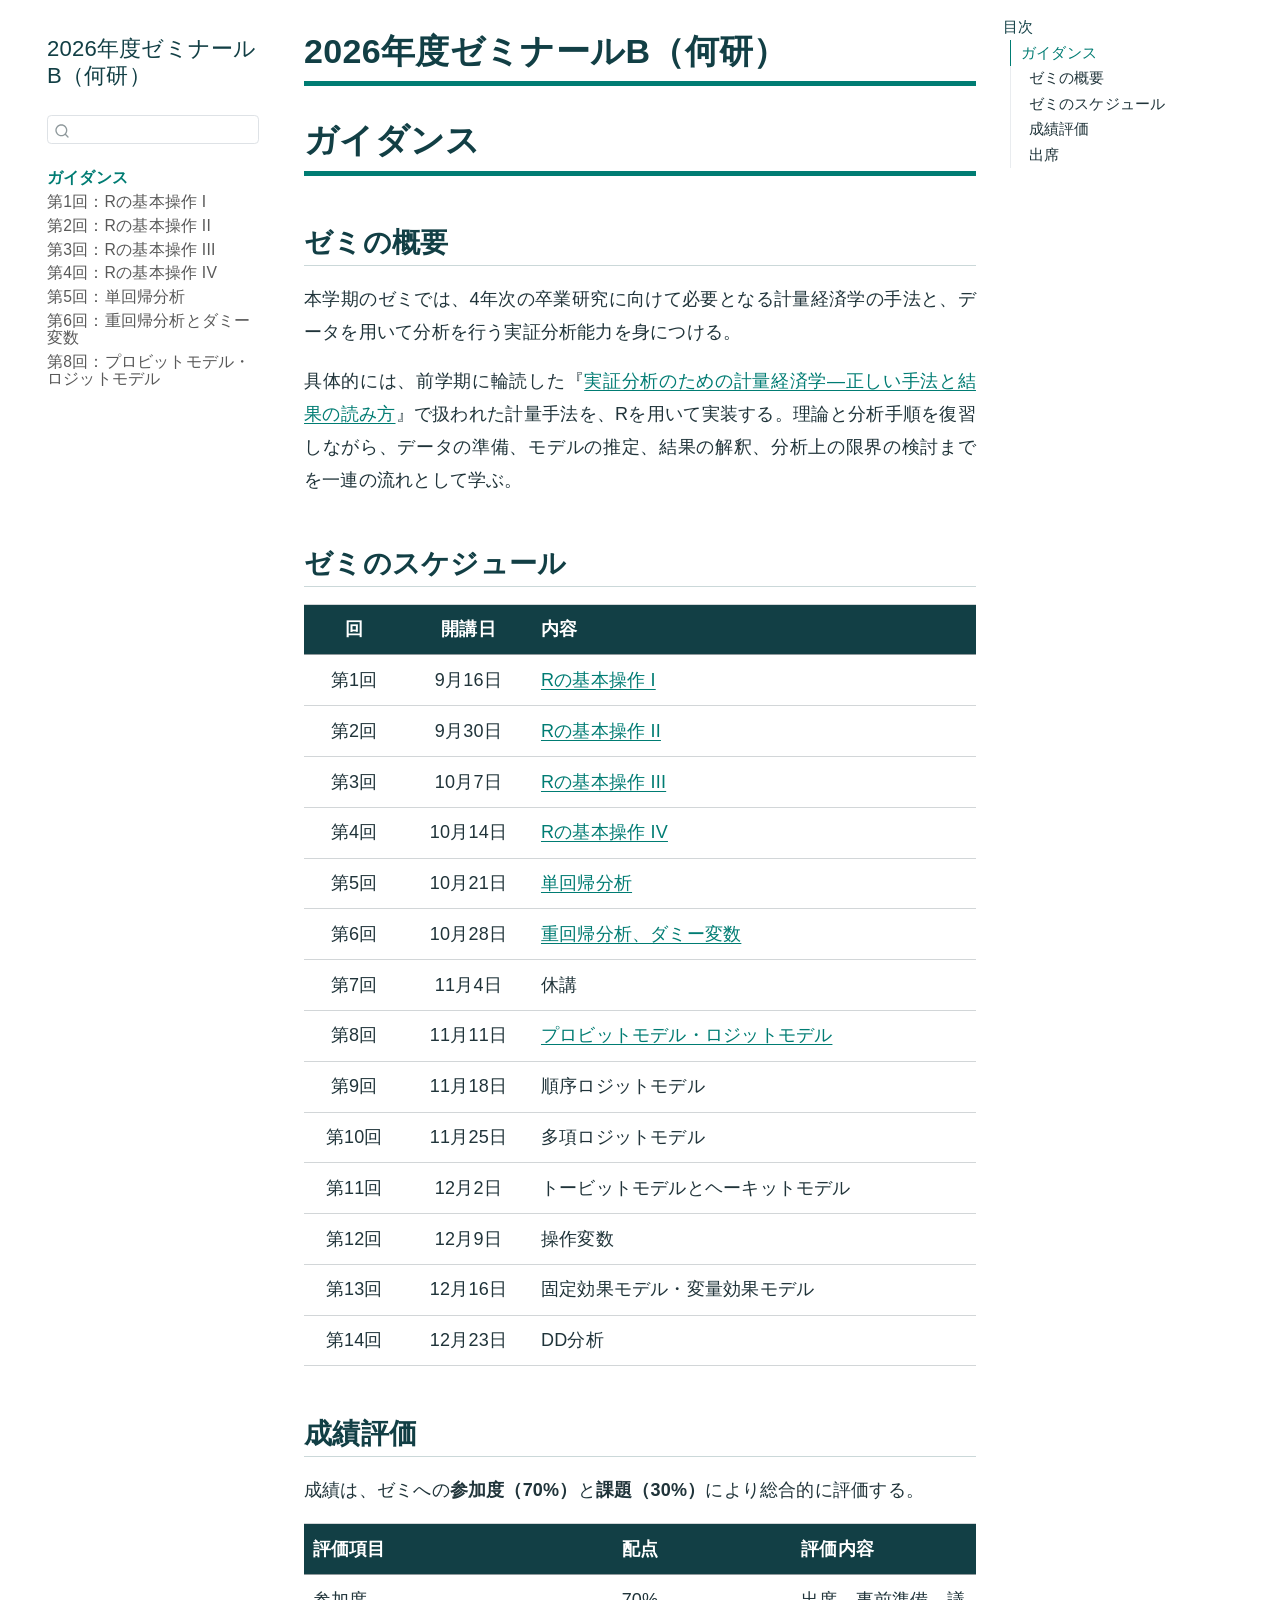
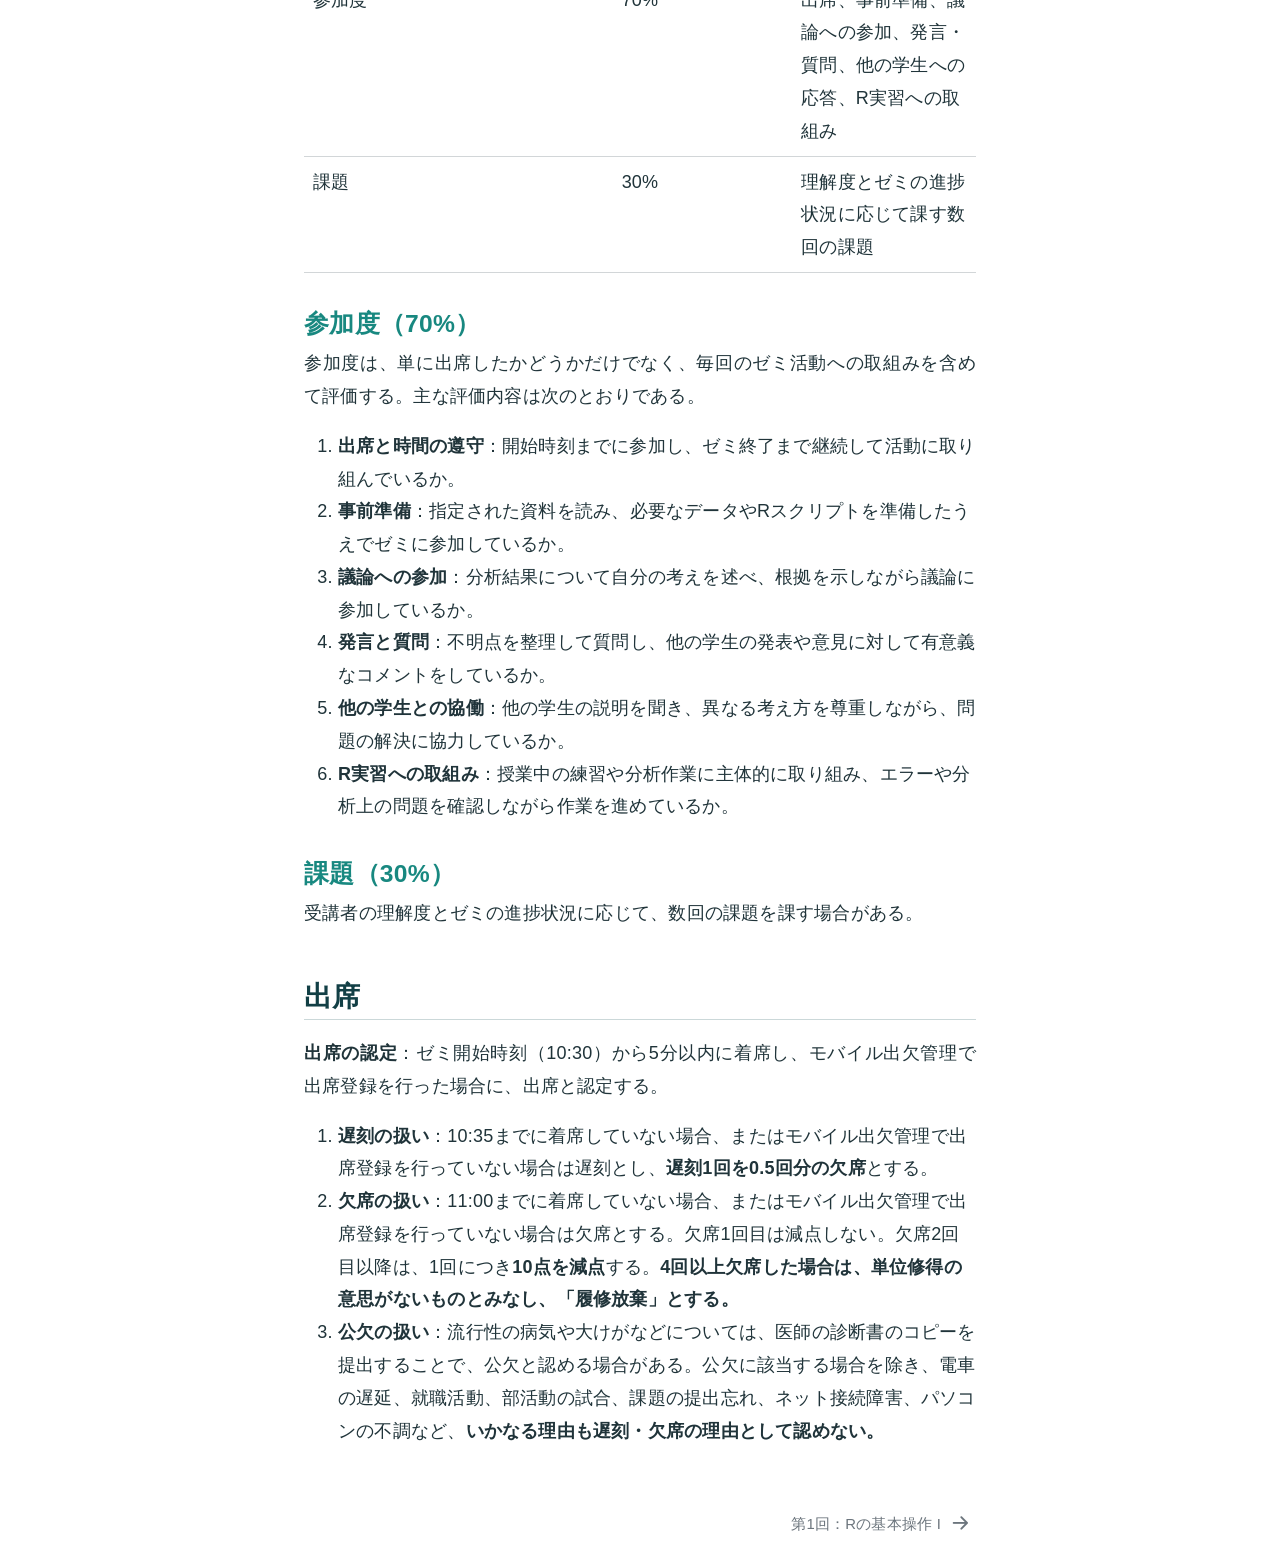
<file: index.html>
<!DOCTYPE html>
<html xmlns="http://www.w3.org/1999/xhtml" lang="ja" xml:lang="ja"><head>

<meta charset="utf-8">
<meta name="generator" content="quarto-1.10.18">

<meta name="viewport" content="width=device-width, initial-scale=1.0, user-scalable=yes">


<title>2026年度ゼミナールB（何研）</title>
<style>
/* Default styles provided by pandoc.
** See https://pandoc.org/MANUAL.html#variables-for-html for config info.
*/
span.smallcaps{font-variant: small-caps;}
div.columns{display: flex; gap: 1.5em;}
div.column{flex: auto;}
@media screen {
div.columns{gap: min(4vw, 1.5em);}
div.column{overflow-x: auto;}
}
div.hanging-indent{margin-left: 1.5em; text-indent: -1.5em;}
ul.task-list{list-style: none;}
ul.task-list li input[type="checkbox"] {
  width: 0.8em;
  margin: 0 0.8em 0.2em -1em; /* quarto-specific, see https://github.com/quarto-dev/quarto-cli/issues/4556 */ 
  vertical-align: middle;
}
</style>


<script src="site_libs/quarto-nav/quarto-nav.js"></script>
<script src="site_libs/quarto-nav/headroom.min.js"></script>
<script src="site_libs/clipboard/clipboard.min.js"></script>
<script src="site_libs/quarto-search/autocomplete.umd.js"></script>
<script src="site_libs/quarto-search/fuse.min.js"></script>
<script src="site_libs/quarto-search/quarto-search.js"></script>
<meta name="quarto:offset" content="./">
<link href="./lessons/01/index.html" rel="next">
<script src="site_libs/quarto-html/quarto.js" type="module"></script>
<script src="site_libs/quarto-html/tabsets/tabsets.js" type="module"></script>
<script src="site_libs/quarto-html/popper.min.js"></script>
<script src="site_libs/quarto-html/tippy.umd.min.js"></script>
<script src="site_libs/quarto-html/anchor.min.js"></script>
<link href="site_libs/quarto-html/tippy.css" rel="stylesheet">
<link href="site_libs/quarto-html/quarto-syntax-highlighting-37294f0e61b532b0f7ebd5ccc0471b30.css" rel="stylesheet" id="quarto-text-highlighting-styles">
<script src="site_libs/bootstrap/bootstrap.min.js"></script>
<link href="site_libs/bootstrap/bootstrap-icons.css" rel="stylesheet">
<link href="site_libs/bootstrap/bootstrap-3d267d0c02e25bc1992225f3c2089ba0.min.css" rel="stylesheet" append-hash="true" id="quarto-bootstrap" data-mode="light">
<script id="quarto-search-options" type="application/json">{
  "location": "sidebar",
  "copy-button": false,
  "collapse-after": 3,
  "panel-placement": "start",
  "type": "textbox",
  "limit": 50,
  "keyboard-shortcut": [
    "f",
    "/",
    "s"
  ],
  "language": {
    "search-no-results-text": "一致なし",
    "search-matching-documents-text": "一致した文書",
    "search-copy-link-title": "検索へのリンクをコピー",
    "search-hide-matches-text": "追加の検索結果を非表示",
    "search-more-match-text": "追加の検索結果",
    "search-more-matches-text": "追加の検索結果",
    "search-clear-button-title": "消去",
    "search-text-placeholder": "",
    "search-detached-cancel-button-title": "取消",
    "search-submit-button-title": "検索",
    "search-label": "サーチ"
  }
}</script>
<style>html{ scroll-behavior: smooth; }</style>


</head>

<body class="nav-sidebar floating quarto-light">

<div id="quarto-search-results"></div>
  <header id="quarto-header" class="headroom fixed-top">
  <nav class="quarto-secondary-nav">
    <div class="container-fluid d-flex">
      <button type="button" class="quarto-btn-toggle btn" data-bs-toggle="collapse" role="button" data-bs-target=".quarto-sidebar-collapse-item" aria-controls="quarto-sidebar" aria-expanded="false" aria-label="サイドバーを切り替える" onclick="if (window.quartoToggleHeadroom) { window.quartoToggleHeadroom(); }">
        <i class="bi bi-layout-text-sidebar-reverse"></i>
      </button>
        <nav class="quarto-page-breadcrumbs" aria-label="breadcrumb"><ol class="breadcrumb"><li class="breadcrumb-item"><a href="./index.html">ガイダンス</a></li></ol></nav>
        <a class="flex-grow-1" role="navigation" data-bs-toggle="collapse" data-bs-target=".quarto-sidebar-collapse-item" aria-controls="quarto-sidebar" aria-expanded="false" aria-label="サイドバーを切り替える" onclick="if (window.quartoToggleHeadroom) { window.quartoToggleHeadroom(); }">      
        </a>
      <button type="button" class="btn quarto-search-button" aria-label="サーチ" onclick="window.quartoOpenSearch();">
        <i class="bi bi-search"></i>
      </button>
    </div>
  </nav>
</header>
<!-- content -->
<div id="quarto-content" class="quarto-container page-columns page-rows-contents page-layout-article">
<!-- sidebar -->
  <nav id="quarto-sidebar" class="sidebar collapse collapse-horizontal quarto-sidebar-collapse-item sidebar-navigation floating overflow-auto">
    <div class="pt-lg-2 mt-2 text-left sidebar-header">
    <div class="sidebar-title mb-0 py-0">
      <a href="./">2026年度ゼミナールB（何研）</a> 
    </div>
      </div>
        <div class="mt-2 flex-shrink-0 align-items-center">
        <div class="sidebar-search">
        <div id="quarto-search" class="" title="サーチ"></div>
        </div>
        </div>
    <div class="sidebar-menu-container"> 
    <ul class="list-unstyled mt-1">
        <li class="sidebar-item">
  <div class="sidebar-item-container"> 
  <a href="./index.html" class="sidebar-item-text sidebar-link active">
 <span class="menu-text">ガイダンス</span></a>
  </div>
</li>
        <li class="sidebar-item">
  <div class="sidebar-item-container"> 
  <a href="./lessons/01/index.html" class="sidebar-item-text sidebar-link">
 <span class="menu-text">第1回：Rの基本操作 I</span></a>
  </div>
</li>
        <li class="sidebar-item">
  <div class="sidebar-item-container"> 
  <a href="./lessons/02/index.html" class="sidebar-item-text sidebar-link">
 <span class="menu-text">第2回：Rの基本操作 II</span></a>
  </div>
</li>
        <li class="sidebar-item">
  <div class="sidebar-item-container"> 
  <a href="./lessons/03/index.html" class="sidebar-item-text sidebar-link">
 <span class="menu-text">第3回：Rの基本操作 III</span></a>
  </div>
</li>
        <li class="sidebar-item">
  <div class="sidebar-item-container"> 
  <a href="./lessons/04/index.html" class="sidebar-item-text sidebar-link">
 <span class="menu-text">第4回：Rの基本操作 IV</span></a>
  </div>
</li>
        <li class="sidebar-item">
  <div class="sidebar-item-container"> 
  <a href="./lessons/05/index.html" class="sidebar-item-text sidebar-link">
 <span class="menu-text">第5回：単回帰分析</span></a>
  </div>
</li>
        <li class="sidebar-item">
  <div class="sidebar-item-container"> 
  <a href="./lessons/06/index.html" class="sidebar-item-text sidebar-link">
 <span class="menu-text">第6回：重回帰分析とダミー変数</span></a>
  </div>
</li>
        <li class="sidebar-item">
  <div class="sidebar-item-container"> 
  <a href="./lessons/08/index.html" class="sidebar-item-text sidebar-link">
 <span class="menu-text">第8回：プロビットモデル・ロジットモデル</span></a>
  </div>
</li>
    </ul>
    </div>
</nav>
<div id="quarto-sidebar-glass" class="quarto-sidebar-collapse-item" data-bs-toggle="collapse" data-bs-target=".quarto-sidebar-collapse-item"></div>
<!-- margin-sidebar -->
    <div id="quarto-margin-sidebar" class="sidebar margin-sidebar">
        <nav id="TOC" role="doc-toc" class="toc-active">
    <h2 id="toc-title">目次</h2>
   
  <ul>
  <li><a href="#ガイダンス" id="toc-ガイダンス" class="nav-link active" data-scroll-target="#ガイダンス">ガイダンス</a>
  <ul class="collapse">
  <li><a href="#ゼミの概要" id="toc-ゼミの概要" class="nav-link" data-scroll-target="#ゼミの概要">ゼミの概要</a></li>
  <li><a href="#ゼミのスケジュール" id="toc-ゼミのスケジュール" class="nav-link" data-scroll-target="#ゼミのスケジュール">ゼミのスケジュール</a></li>
  <li><a href="#成績評価" id="toc-成績評価" class="nav-link" data-scroll-target="#成績評価">成績評価</a>
  <ul class="collapse">
  <li><a href="#参加度70" id="toc-参加度70" class="nav-link" data-scroll-target="#参加度70">参加度（70%）</a></li>
  <li><a href="#課題30" id="toc-課題30" class="nav-link" data-scroll-target="#課題30">課題（30%）</a></li>
  </ul></li>
  <li><a href="#出席" id="toc-出席" class="nav-link" data-scroll-target="#出席">出席</a></li>
  </ul></li>
  </ul>
</nav>
    </div>
<!-- main -->
<main class="content" id="quarto-document-content">

<header id="title-block-header" class="quarto-title-block default">
<div class="quarto-title">
<h1 class="title">2026年度ゼミナールB（何研）</h1>
</div>



<div class="quarto-title-meta">

    
  
    
  </div>
  


</header>


<section id="ガイダンス" class="level1 unnumbered">
<h1 class="unnumbered">ガイダンス</h1>
<section id="ゼミの概要" class="level2">
<h2 class="anchored" data-anchor-id="ゼミの概要">ゼミの概要</h2>
<p>本学期のゼミでは、4年次の卒業研究に向けて必要となる計量経済学の手法と、データを用いて分析を行う実証分析能力を身につける。</p>
<p>具体的には、前学期に輪読した『<a href="https://www.biz-book.jp/books/detail/978-4-502-16811-6/">実証分析のための計量経済学―正しい手法と結果の読み方</a>』で扱われた計量手法を、Rを用いて実装する。理論と分析手順を復習しながら、データの準備、モデルの推定、結果の解釈、分析上の限界の検討までを一連の流れとして学ぶ。</p>
</section>
<section id="ゼミのスケジュール" class="level2">
<h2 class="anchored" data-anchor-id="ゼミのスケジュール">ゼミのスケジュール</h2>
<table class="caption-top table">
<thead>
<tr class="header">
<th style="text-align: center;">回</th>
<th style="text-align: center;">開講日</th>
<th>内容</th>
</tr>
</thead>
<tbody>
<tr class="odd">
<td style="text-align: center;">第1回</td>
<td style="text-align: center;">9月16日</td>
<td><a href="./lessons/01/index.html">Rの基本操作 I</a></td>
</tr>
<tr class="even">
<td style="text-align: center;">第2回</td>
<td style="text-align: center;">9月30日</td>
<td><a href="./lessons/02/index.html">Rの基本操作 II</a></td>
</tr>
<tr class="odd">
<td style="text-align: center;">第3回</td>
<td style="text-align: center;">10月7日</td>
<td><a href="./lessons/03/index.html">Rの基本操作 III</a></td>
</tr>
<tr class="even">
<td style="text-align: center;">第4回</td>
<td style="text-align: center;">10月14日</td>
<td><a href="./lessons/04/index.html">Rの基本操作 IV</a></td>
</tr>
<tr class="odd">
<td style="text-align: center;">第5回</td>
<td style="text-align: center;">10月21日</td>
<td><a href="./lessons/05/index.html">単回帰分析</a></td>
</tr>
<tr class="even">
<td style="text-align: center;">第6回</td>
<td style="text-align: center;">10月28日</td>
<td><a href="./lessons/06/index.html">重回帰分析、ダミー変数</a></td>
</tr>
<tr class="odd">
<td style="text-align: center;">第7回</td>
<td style="text-align: center;">11月4日</td>
<td>休講</td>
</tr>
<tr class="even">
<td style="text-align: center;">第8回</td>
<td style="text-align: center;">11月11日</td>
<td><a href="./lessons/08/index.html">プロビットモデル・ロジットモデル</a></td>
</tr>
<tr class="odd">
<td style="text-align: center;">第9回</td>
<td style="text-align: center;">11月18日</td>
<td>順序ロジットモデル</td>
</tr>
<tr class="even">
<td style="text-align: center;">第10回</td>
<td style="text-align: center;">11月25日</td>
<td>多項ロジットモデル</td>
</tr>
<tr class="odd">
<td style="text-align: center;">第11回</td>
<td style="text-align: center;">12月2日</td>
<td>トービットモデルとヘーキットモデル</td>
</tr>
<tr class="even">
<td style="text-align: center;">第12回</td>
<td style="text-align: center;">12月9日</td>
<td>操作変数</td>
</tr>
<tr class="odd">
<td style="text-align: center;">第13回</td>
<td style="text-align: center;">12月16日</td>
<td>固定効果モデル・変量効果モデル</td>
</tr>
<tr class="even">
<td style="text-align: center;">第14回</td>
<td style="text-align: center;">12月23日</td>
<td>DD分析</td>
</tr>
</tbody>
</table>
</section>
<section id="成績評価" class="level2">
<h2 class="anchored" data-anchor-id="成績評価">成績評価</h2>
<p>成績は、ゼミへの<strong>参加度（70%）</strong>と<strong>課題（30%）</strong>により総合的に評価する。</p>
<table class="caption-top table">
<colgroup>
<col style="width: 27%">
<col style="width: 45%">
<col style="width: 27%">
</colgroup>
<thead>
<tr class="header">
<th>評価項目</th>
<th style="text-align: center;">配点</th>
<th>評価内容</th>
</tr>
</thead>
<tbody>
<tr class="odd">
<td>参加度</td>
<td style="text-align: center;">70%</td>
<td>出席、事前準備、議論への参加、発言・質問、他の学生への応答、R実習への取組み</td>
</tr>
<tr class="even">
<td>課題</td>
<td style="text-align: center;">30%</td>
<td>理解度とゼミの進捗状況に応じて課す数回の課題</td>
</tr>
</tbody>
</table>
<section id="参加度70" class="level3">
<h3 class="anchored" data-anchor-id="参加度70">参加度（70%）</h3>
<p>参加度は、単に出席したかどうかだけでなく、毎回のゼミ活動への取組みを含めて評価する。主な評価内容は次のとおりである。</p>
<ol type="1">
<li><strong>出席と時間の遵守</strong>：開始時刻までに参加し、ゼミ終了まで継続して活動に取り組んでいるか。</li>
<li><strong>事前準備</strong>：指定された資料を読み、必要なデータやRスクリプトを準備したうえでゼミに参加しているか。</li>
<li><strong>議論への参加</strong>：分析結果について自分の考えを述べ、根拠を示しながら議論に参加しているか。</li>
<li><strong>発言と質問</strong>：不明点を整理して質問し、他の学生の発表や意見に対して有意義なコメントをしているか。</li>
<li><strong>他の学生との協働</strong>：他の学生の説明を聞き、異なる考え方を尊重しながら、問題の解決に協力しているか。</li>
<li><strong>R実習への取組み</strong>：授業中の練習や分析作業に主体的に取り組み、エラーや分析上の問題を確認しながら作業を進めているか。</li>
</ol>
</section>
<section id="課題30" class="level3">
<h3 class="anchored" data-anchor-id="課題30">課題（30%）</h3>
<p>受講者の理解度とゼミの進捗状況に応じて、数回の課題を課す場合がある。</p>
</section>
</section>
<section id="出席" class="level2">
<h2 class="anchored" data-anchor-id="出席">出席</h2>
<p><strong>出席の認定</strong>：ゼミ開始時刻（10:30）から5分以内に着席し、モバイル出欠管理で出席登録を行った場合に、出席と認定する。</p>
<ol type="1">
<li><strong>遅刻の扱い</strong>：10:35までに着席していない場合、またはモバイル出欠管理で出席登録を行っていない場合は遅刻とし、<strong>遅刻1回を0.5回分の欠席</strong>とする。</li>
<li><strong>欠席の扱い</strong>：11:00までに着席していない場合、またはモバイル出欠管理で出席登録を行っていない場合は欠席とする。欠席1回目は減点しない。欠席2回目以降は、1回につき<strong>10点を減点</strong>する。<strong>4回以上欠席した場合は、単位修得の意思がないものとみなし、「履修放棄」とする。</strong></li>
<li><strong>公欠の扱い</strong>：流行性の病気や大けがなどについては、医師の診断書のコピーを提出することで、公欠と認める場合がある。公欠に該当する場合を除き、電車の遅延、就職活動、部活動の試合、課題の提出忘れ、ネット接続障害、パソコンの不調など、<strong>いかなる理由も遅刻・欠席の理由として認めない。</strong></li>
</ol>


</section>
</section>

</main> <!-- /main -->
<script id="quarto-html-after-body" type="application/javascript">
  window.document.addEventListener("DOMContentLoaded", function (event) {
    const icon = "";
    const anchorJS = new window.AnchorJS();
    anchorJS.options = {
      placement: 'right',
      icon: icon
    };
    anchorJS.add('.anchored');
    const isCodeAnnotation = (el) => {
      for (const clz of el.classList) {
        if (clz.startsWith('code-annotation-')) {                     
          return true;
        }
      }
      return false;
    }
    const onCopySuccess = function(e) {
      // button target
      const button = e.trigger;
      // don't keep focus
      button.blur();
      // flash "checked"
      button.classList.add('code-copy-button-checked');
      var currentTitle = button.getAttribute("title");
      button.setAttribute("title", "コピーしました");
      let tooltip;
      if (window.bootstrap) {
        button.setAttribute("data-bs-toggle", "tooltip");
        button.setAttribute("data-bs-placement", "left");
        button.setAttribute("data-bs-title", "コピーしました");
        tooltip = new bootstrap.Tooltip(button, 
          { trigger: "manual", 
            customClass: "code-copy-button-tooltip",
            offset: [0, -8]});
        tooltip.show();    
      }
      setTimeout(function() {
        if (tooltip) {
          tooltip.hide();
          button.removeAttribute("data-bs-title");
          button.removeAttribute("data-bs-toggle");
          button.removeAttribute("data-bs-placement");
        }
        button.setAttribute("title", currentTitle);
        button.classList.remove('code-copy-button-checked');
      }, 1000);
      // clear code selection
      e.clearSelection();
    }
    const getTextToCopy = function(trigger) {
      const outerScaffold = trigger.parentElement.cloneNode(true);
      const codeEl = outerScaffold.querySelector('code');
      for (const childEl of codeEl.children) {
        if (isCodeAnnotation(childEl)) {
          childEl.remove();
        }
      }
      return codeEl.innerText;
    }
    const clipboard = new window.ClipboardJS('.code-copy-button:not([data-in-quarto-modal])', {
      text: getTextToCopy
    });
    clipboard.on('success', onCopySuccess);
    if (window.document.getElementById('quarto-embedded-source-code-modal')) {
      const clipboardModal = new window.ClipboardJS('.code-copy-button[data-in-quarto-modal]', {
        text: getTextToCopy,
        container: window.document.getElementById('quarto-embedded-source-code-modal')
      });
      clipboardModal.on('success', onCopySuccess);
    }
      var localhostRegex = new RegExp(/^(?:http|https):\/\/localhost\:?[0-9]*\//);
      var mailtoRegex = new RegExp(/^mailto:/);
        var filterRegex = new RegExp('/' + window.location.host + '/');
      var isInternal = (href) => {
          return filterRegex.test(href) || localhostRegex.test(href) || mailtoRegex.test(href);
      }
      // Inspect non-navigation links and adorn them if external
     var links = window.document.querySelectorAll('a[href]:not(.nav-link):not(.navbar-brand):not(.toc-action):not(.sidebar-link):not(.sidebar-item-toggle):not(.pagination-link):not(.no-external):not([aria-hidden]):not(.dropdown-item):not(.quarto-navigation-tool):not(.about-link)');
      for (var i=0; i<links.length; i++) {
        const link = links[i];
        if (!isInternal(link.href)) {
          // undo the damage that might have been done by quarto-nav.js in the case of
          // links that we want to consider external
          if (link.dataset.originalHref !== undefined) {
            link.href = link.dataset.originalHref;
          }
        }
      }
    function tippyHover(el, contentFn, onTriggerFn, onUntriggerFn) {
      const config = {
        allowHTML: true,
        maxWidth: 500,
        delay: 100,
        arrow: false,
        appendTo: function(el) {
            return el.parentElement;
        },
        interactive: true,
        interactiveBorder: 10,
        theme: 'quarto',
        placement: 'bottom-start',
      };
      if (contentFn) {
        config.content = contentFn;
      }
      if (onTriggerFn) {
        config.onTrigger = onTriggerFn;
      }
      if (onUntriggerFn) {
        config.onUntrigger = onUntriggerFn;
      }
      window.tippy(el, config); 
    }
    const noterefs = window.document.querySelectorAll('a[role="doc-noteref"]');
    for (var i=0; i<noterefs.length; i++) {
      const ref = noterefs[i];
      tippyHover(ref, function() {
        // use id or data attribute instead here
        let href = ref.getAttribute('data-footnote-href') || ref.getAttribute('href');
        try { href = new URL(href).hash; } catch {}
        const id = href.replace(/^#\/?/, "");
        const note = window.document.getElementById(id);
        if (note) {
          return note.innerHTML;
        } else {
          return "";
        }
      });
    }
    const xrefs = window.document.querySelectorAll('a.quarto-xref');
    const processXRef = (id, note) => {
      // Strip column container classes
      const stripColumnClz = (el) => {
        el.classList.remove("page-full", "page-columns");
        if (el.children) {
          for (const child of el.children) {
            stripColumnClz(child);
          }
        }
      }
      stripColumnClz(note)
      if (id === null || id.startsWith('sec-')) {
        // Special case sections, only their first couple elements
        const container = document.createElement("div");
        if (note.children && note.children.length > 2) {
          container.appendChild(note.children[0].cloneNode(true));
          for (let i = 1; i < note.children.length; i++) {
            const child = note.children[i];
            if (child.tagName === "P" && child.innerText === "") {
              continue;
            } else {
              container.appendChild(child.cloneNode(true));
              break;
            }
          }
          if (window.Quarto?.typesetMath) {
            window.Quarto.typesetMath(container);
          }
          return container.innerHTML
        } else {
          if (window.Quarto?.typesetMath) {
            window.Quarto.typesetMath(note);
          }
          return note.innerHTML;
        }
      } else {
        // Remove any anchor links if they are present
        const anchorLink = note.querySelector('a.anchorjs-link');
        if (anchorLink) {
          anchorLink.remove();
        }
        if (window.Quarto?.typesetMath) {
          window.Quarto.typesetMath(note);
        }
        if (note.classList.contains("callout")) {
          return note.outerHTML;
        } else {
          return note.innerHTML;
        }
      }
    }
    for (var i=0; i<xrefs.length; i++) {
      const xref = xrefs[i];
      tippyHover(xref, undefined, function(instance) {
        instance.disable();
        let url = xref.getAttribute('href');
        let hash = undefined; 
        if (url.startsWith('#')) {
          hash = url;
        } else {
          try { hash = new URL(url).hash; } catch {}
        }
        if (hash) {
          const id = hash.replace(/^#\/?/, "");
          const note = window.document.getElementById(id);
          if (note !== null) {
            try {
              const html = processXRef(id, note.cloneNode(true));
              instance.setContent(html);
            } finally {
              instance.enable();
              instance.show();
            }
          } else {
            // See if we can fetch this
            fetch(url.split('#')[0])
            .then(res => res.text())
            .then(html => {
              const parser = new DOMParser();
              const htmlDoc = parser.parseFromString(html, "text/html");
              const note = htmlDoc.getElementById(id);
              if (note !== null) {
                const html = processXRef(id, note);
                instance.setContent(html);
              } 
            }).finally(() => {
              instance.enable();
              instance.show();
            });
          }
        } else {
          // See if we can fetch a full url (with no hash to target)
          // This is a special case and we should probably do some content thinning / targeting
          fetch(url)
          .then(res => res.text())
          .then(html => {
            const parser = new DOMParser();
            const htmlDoc = parser.parseFromString(html, "text/html");
            const note = htmlDoc.querySelector('main.content');
            if (note !== null) {
              // This should only happen for chapter cross references
              // (since there is no id in the URL)
              // remove the first header
              if (note.children.length > 0 && note.children[0].tagName === "HEADER") {
                note.children[0].remove();
              }
              const html = processXRef(null, note);
              instance.setContent(html);
            } 
          }).finally(() => {
            instance.enable();
            instance.show();
          });
        }
      }, function(instance) {
      });
    }
        let selectedAnnoteEl;
        const selectorForAnnotation = ( cell, annotation) => {
          let cellAttr = 'data-code-cell="' + cell + '"';
          let lineAttr = 'data-code-annotation="' +  annotation + '"';
          const selector = 'span[' + cellAttr + '][' + lineAttr + ']';
          return selector;
        }
        const selectCodeLines = (annoteEl) => {
          const doc = window.document;
          const targetCell = annoteEl.getAttribute("data-target-cell");
          const targetAnnotation = annoteEl.getAttribute("data-target-annotation");
          const annoteSpan = window.document.querySelector(selectorForAnnotation(targetCell, targetAnnotation));
          const lines = annoteSpan.getAttribute("data-code-lines").split(",");
          const lineIds = lines.map((line) => {
            return targetCell + "-" + line;
          })
          let top = null;
          let height = null;
          let parent = null;
          if (lineIds.length > 0) {
              //compute the position of the single el (top and bottom and make a div)
              const el = window.document.getElementById(lineIds[0]);
              top = el.offsetTop;
              height = el.offsetHeight;
              parent = el.parentElement.parentElement;
            if (lineIds.length > 1) {
              const lastEl = window.document.getElementById(lineIds[lineIds.length - 1]);
              const bottom = lastEl.offsetTop + lastEl.offsetHeight;
              height = bottom - top;
            }
            if (top !== null && height !== null && parent !== null) {
              // cook up a div (if necessary) and position it 
              let div = window.document.getElementById("code-annotation-line-highlight");
              if (div === null) {
                div = window.document.createElement("div");
                div.setAttribute("id", "code-annotation-line-highlight");
                div.style.position = 'absolute';
                parent.appendChild(div);
              }
              div.style.top = top - 2 + "px";
              div.style.height = height + 4 + "px";
              div.style.left = 0;
              let gutterDiv = window.document.getElementById("code-annotation-line-highlight-gutter");
              if (gutterDiv === null) {
                gutterDiv = window.document.createElement("div");
                gutterDiv.setAttribute("id", "code-annotation-line-highlight-gutter");
                gutterDiv.style.position = 'absolute';
                const codeCell = window.document.getElementById(targetCell);
                const gutter = codeCell.querySelector('.code-annotation-gutter');
                gutter.appendChild(gutterDiv);
              }
              gutterDiv.style.top = top - 2 + "px";
              gutterDiv.style.height = height + 4 + "px";
            }
            selectedAnnoteEl = annoteEl;
          }
        };
        const unselectCodeLines = () => {
          const elementsIds = ["code-annotation-line-highlight", "code-annotation-line-highlight-gutter"];
          elementsIds.forEach((elId) => {
            const div = window.document.getElementById(elId);
            if (div) {
              div.remove();
            }
          });
          selectedAnnoteEl = undefined;
        };
          // Handle positioning of the toggle
      window.addEventListener(
        "resize",
        throttle(() => {
          elRect = undefined;
          if (selectedAnnoteEl) {
            selectCodeLines(selectedAnnoteEl);
          }
        }, 10)
      );
      function throttle(fn, ms) {
      let throttle = false;
      let timer;
        return (...args) => {
          if(!throttle) { // first call gets through
              fn.apply(this, args);
              throttle = true;
          } else { // all the others get throttled
              if(timer) clearTimeout(timer); // cancel #2
              timer = setTimeout(() => {
                fn.apply(this, args);
                timer = throttle = false;
              }, ms);
          }
        };
      }
        // Attach click handler to the DT
        const annoteDls = window.document.querySelectorAll('dt[data-target-cell]');
        for (const annoteDlNode of annoteDls) {
          annoteDlNode.addEventListener('click', (event) => {
            const clickedEl = event.target;
            if (clickedEl !== selectedAnnoteEl) {
              unselectCodeLines();
              const activeEl = window.document.querySelector('dt[data-target-cell].code-annotation-active');
              if (activeEl) {
                activeEl.classList.remove('code-annotation-active');
              }
              selectCodeLines(clickedEl);
              clickedEl.classList.add('code-annotation-active');
            } else {
              // Unselect the line
              unselectCodeLines();
              clickedEl.classList.remove('code-annotation-active');
            }
          });
        }
    const findCites = (el) => {
      const parentEl = el.parentElement;
      if (parentEl) {
        const cites = parentEl.dataset.cites;
        if (cites) {
          return {
            el,
            cites: cites.split(' ')
          };
        } else {
          return findCites(el.parentElement)
        }
      } else {
        return undefined;
      }
    };
    var bibliorefs = window.document.querySelectorAll('a[role="doc-biblioref"]');
    for (var i=0; i<bibliorefs.length; i++) {
      const ref = bibliorefs[i];
      const citeInfo = findCites(ref);
      if (citeInfo) {
        tippyHover(citeInfo.el, function() {
          var popup = window.document.createElement('div');
          citeInfo.cites.forEach(function(cite) {
            var citeDiv = window.document.createElement('div');
            citeDiv.classList.add('hanging-indent');
            citeDiv.classList.add('csl-entry');
            var biblioDiv = window.document.getElementById('ref-' + cite);
            if (biblioDiv) {
              citeDiv.innerHTML = biblioDiv.innerHTML;
            }
            popup.appendChild(citeDiv);
          });
          return popup.innerHTML;
        });
      }
    }
  });
  </script>
<nav class="page-navigation">
  <div class="nav-page nav-page-previous">
  </div>
  <div class="nav-page nav-page-next">
      <a href="./lessons/01/index.html" class="pagination-link" aria-label="第1回：Rの基本操作 I">
        <span class="nav-page-text">第1回：Rの基本操作 I</span> <i class="bi bi-arrow-right-short"></i>
      </a>
  </div>
</nav>
</div> <!-- /content -->




<script src="site_libs/quarto-html/zenscroll-min.js"></script>
</body></html>
</file>
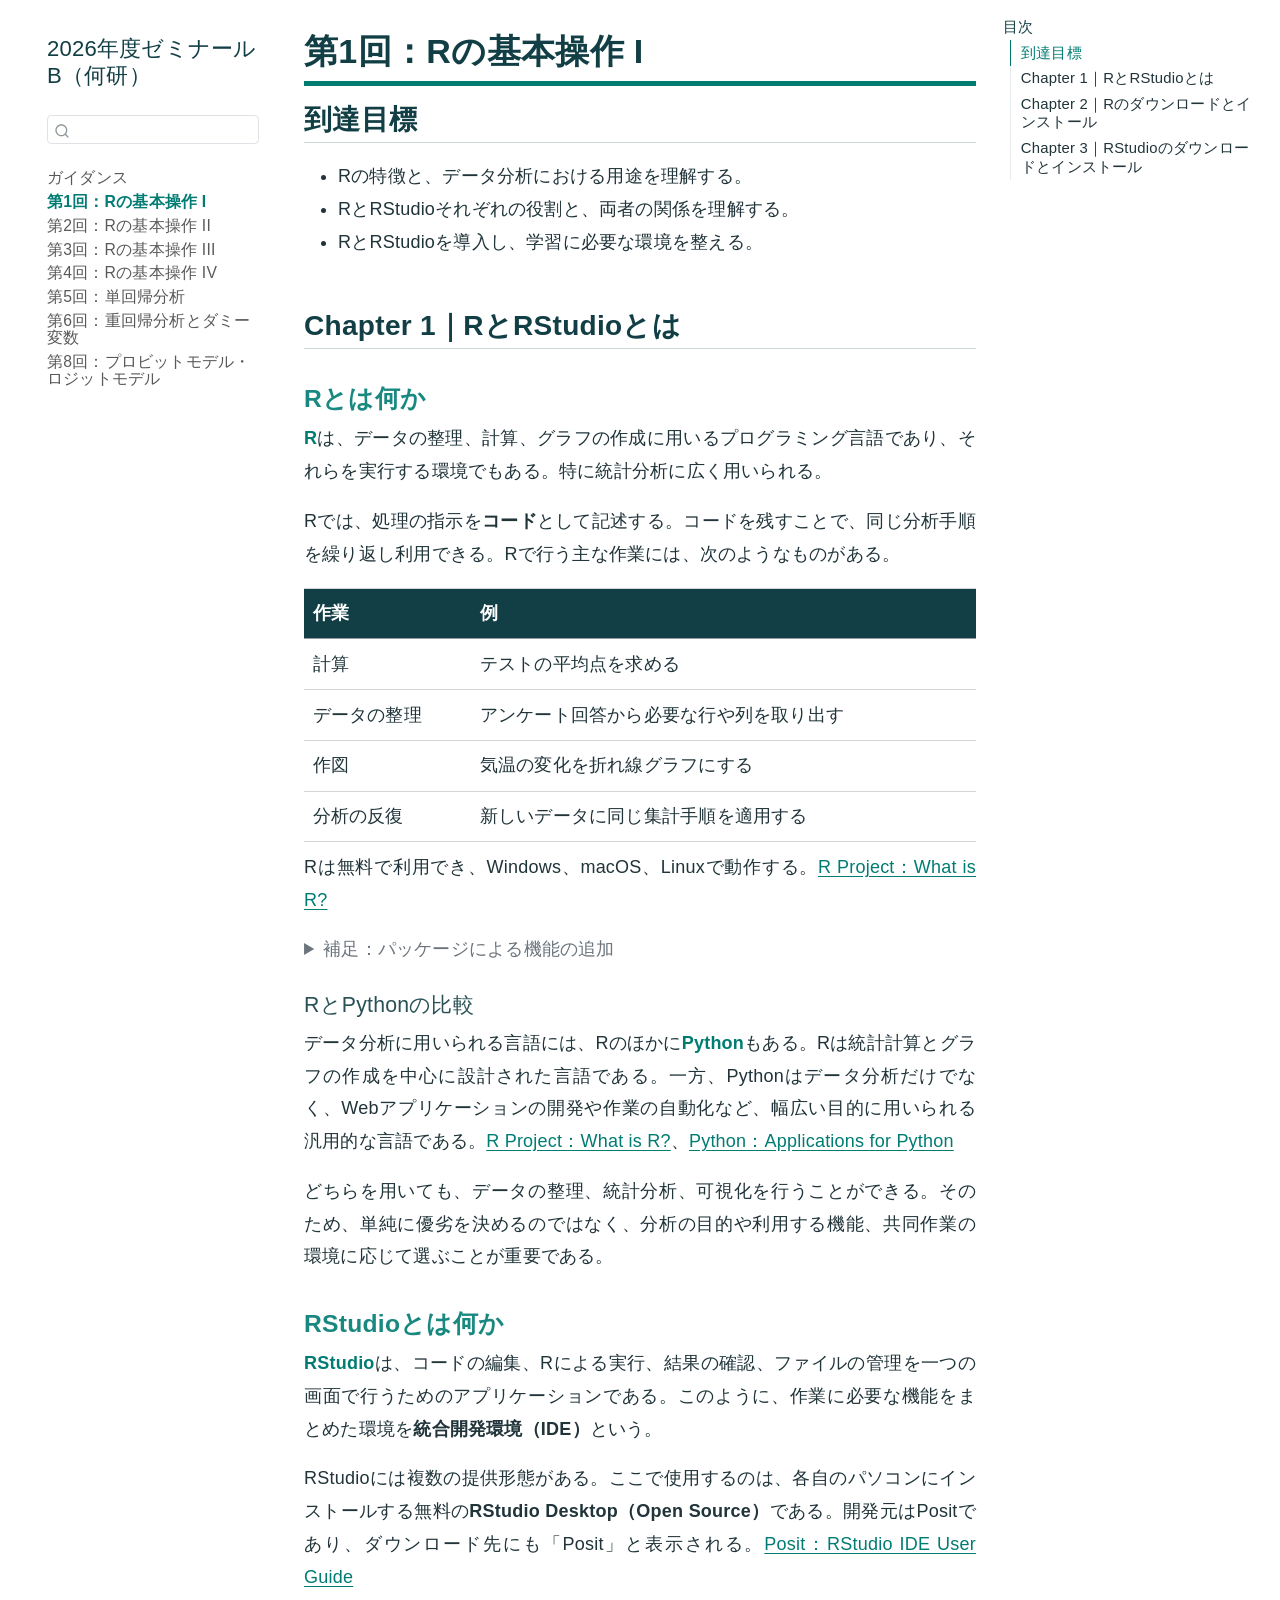
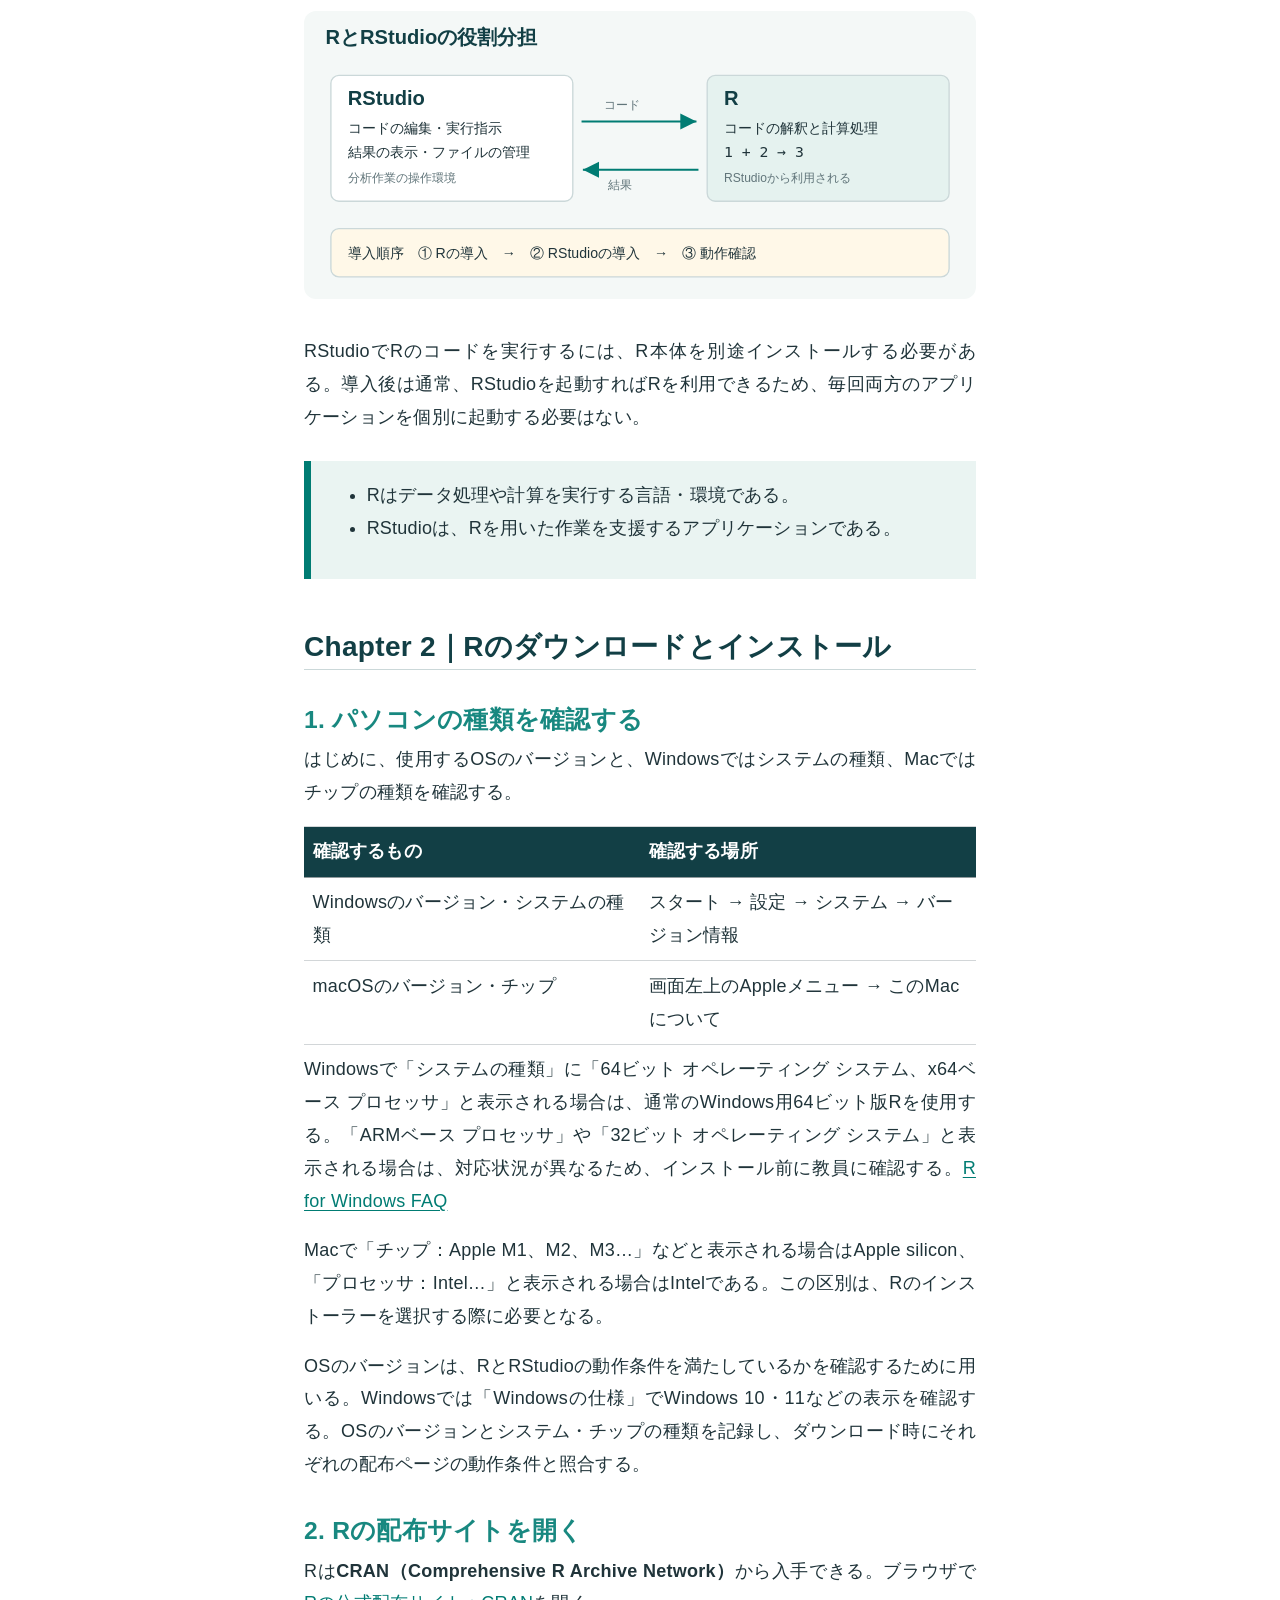
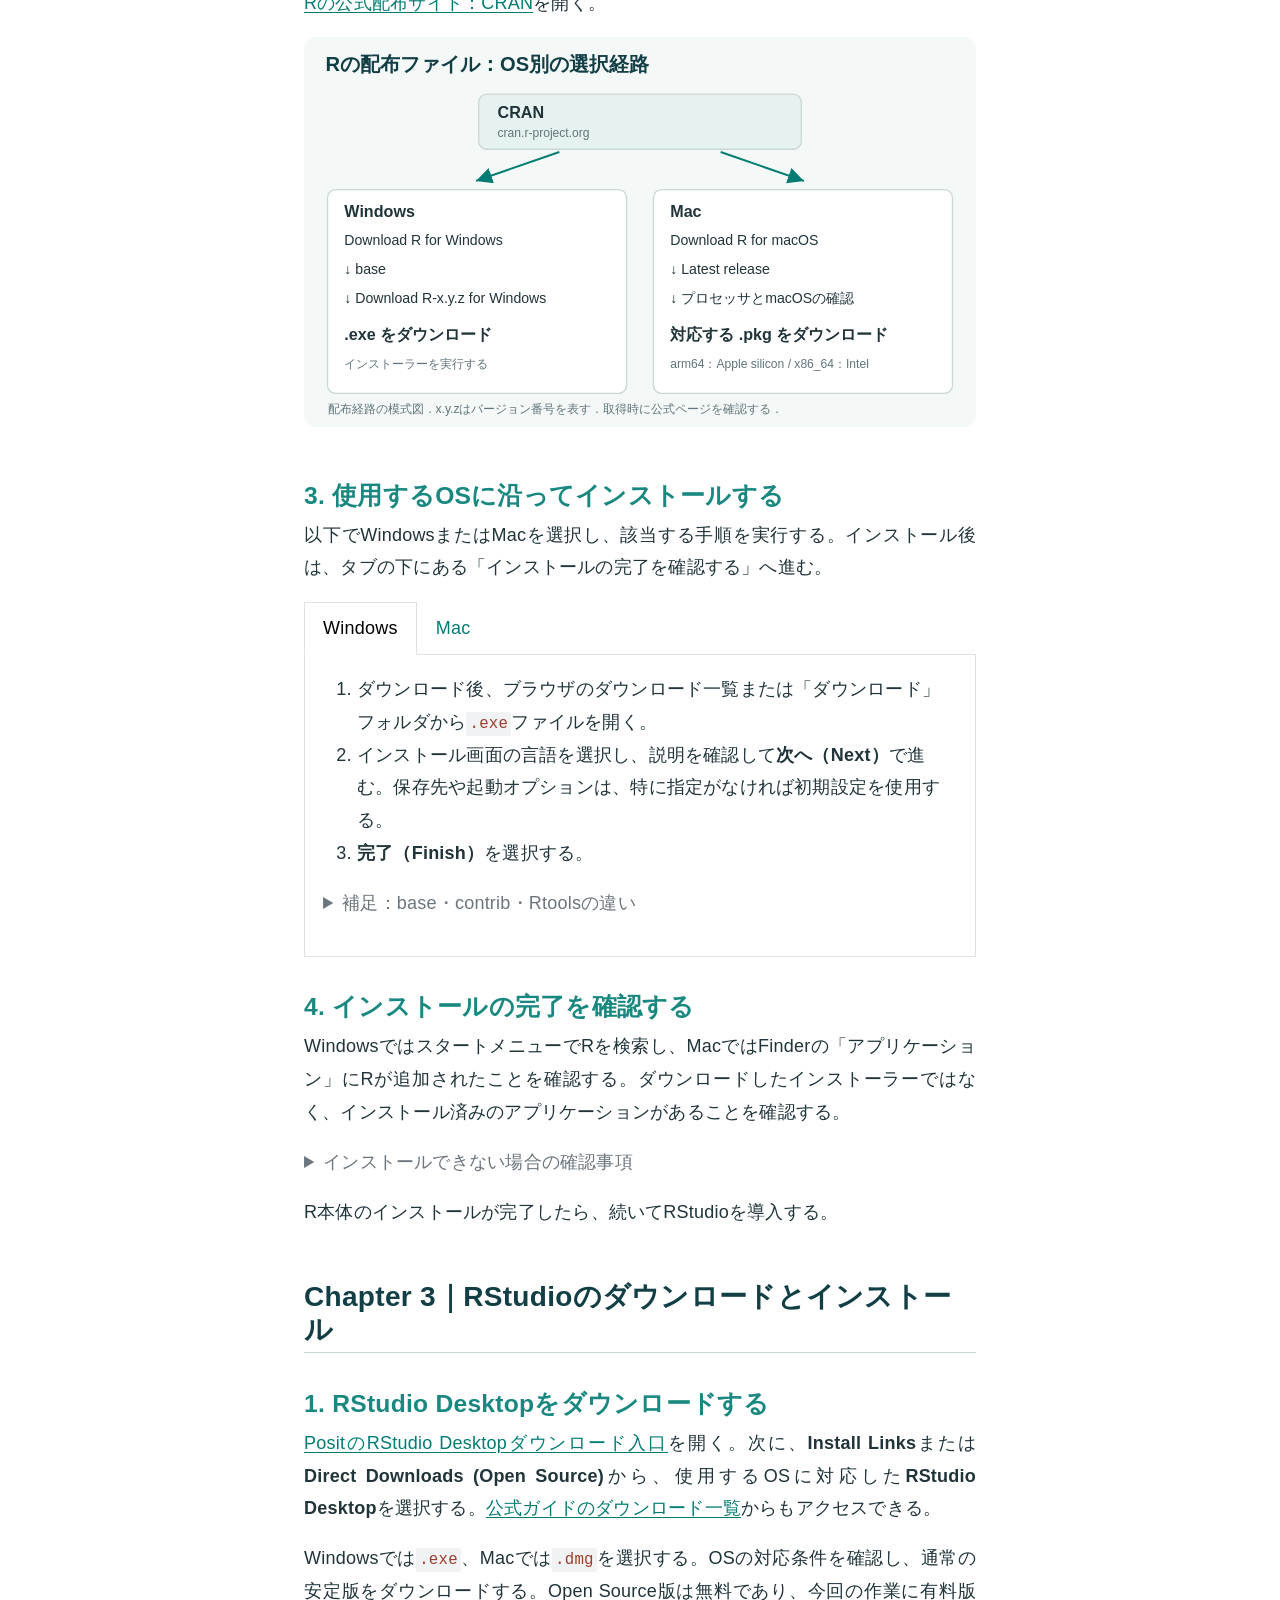
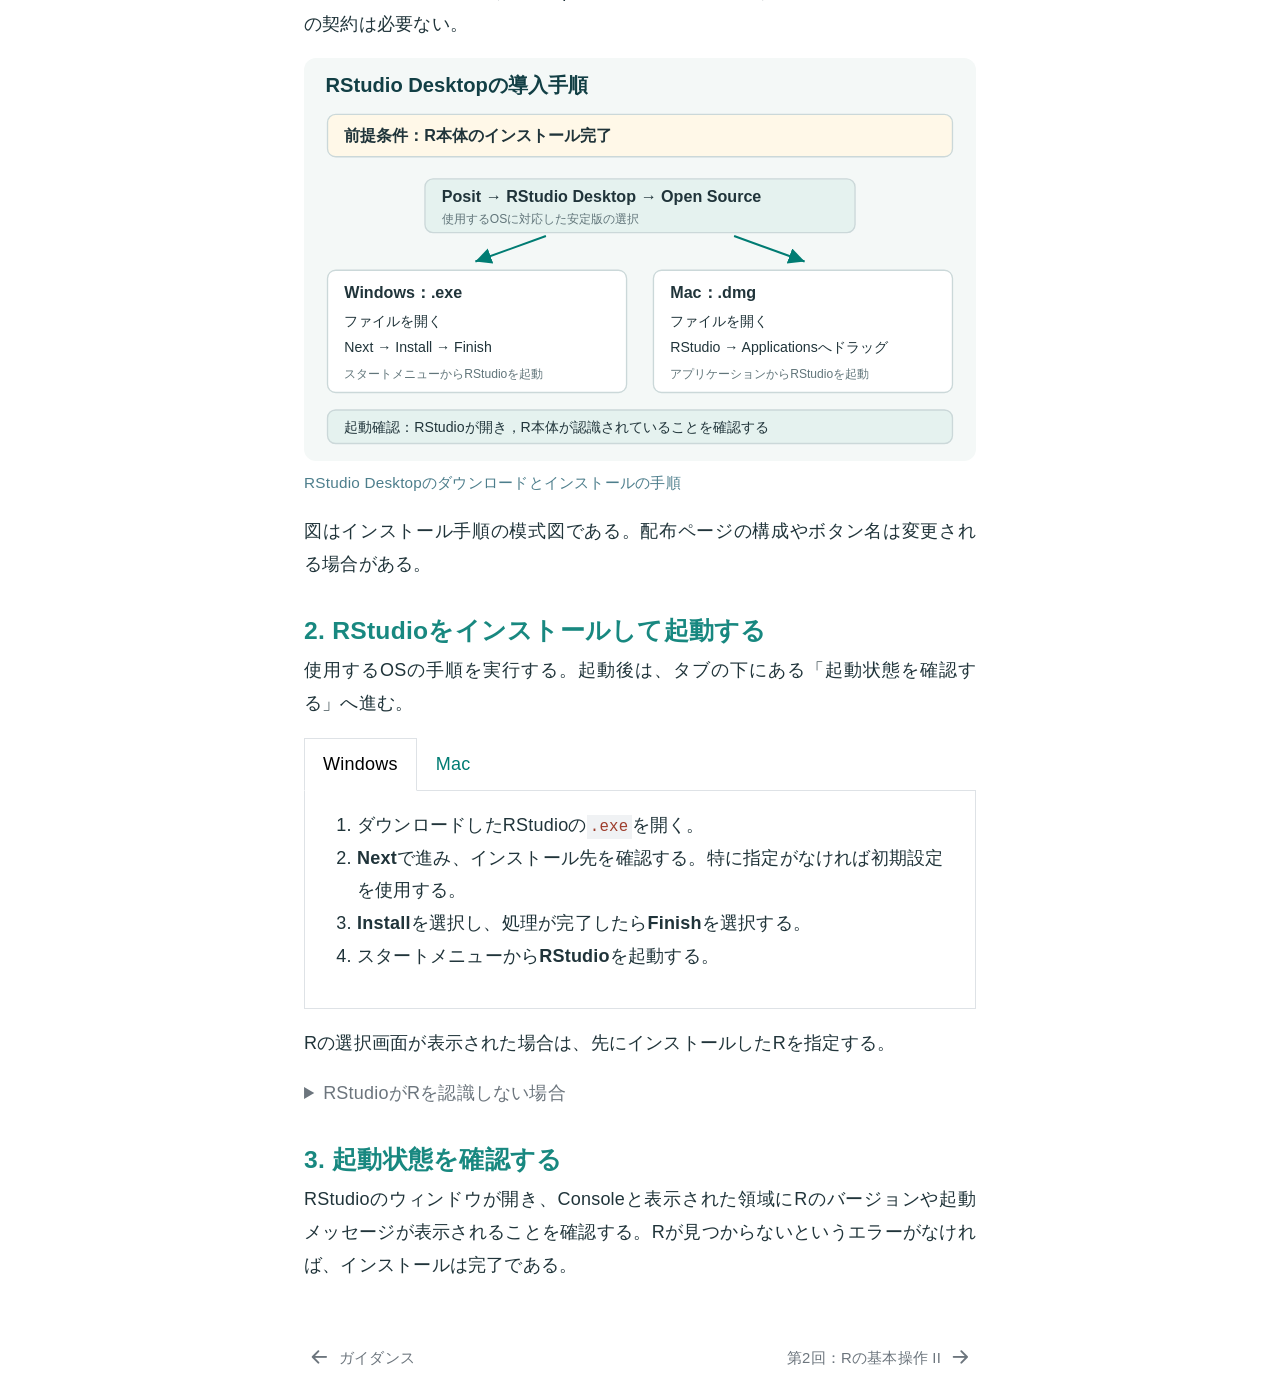
<file: lessons/01/index.html>
<!DOCTYPE html>
<html xmlns="http://www.w3.org/1999/xhtml" lang="ja" xml:lang="ja"><head>

<meta charset="utf-8">
<meta name="generator" content="quarto-1.10.18">

<meta name="viewport" content="width=device-width, initial-scale=1.0, user-scalable=yes">


<title>第1回：Rの基本操作 I – 2026年度ゼミナールB（何研）</title>
<style>
/* Default styles provided by pandoc.
** See https://pandoc.org/MANUAL.html#variables-for-html for config info.
*/
span.smallcaps{font-variant: small-caps;}
div.columns{display: flex; gap: 1.5em;}
div.column{flex: auto;}
@media screen {
div.columns{gap: min(4vw, 1.5em);}
div.column{overflow-x: auto;}
}
div.hanging-indent{margin-left: 1.5em; text-indent: -1.5em;}
ul.task-list{list-style: none;}
ul.task-list li input[type="checkbox"] {
  width: 0.8em;
  margin: 0 0.8em 0.2em -1em; /* quarto-specific, see https://github.com/quarto-dev/quarto-cli/issues/4556 */ 
  vertical-align: middle;
}
</style>


<script src="../../site_libs/quarto-nav/quarto-nav.js"></script>
<script src="../../site_libs/quarto-nav/headroom.min.js"></script>
<script src="../../site_libs/clipboard/clipboard.min.js"></script>
<script src="../../site_libs/quarto-search/autocomplete.umd.js"></script>
<script src="../../site_libs/quarto-search/fuse.min.js"></script>
<script src="../../site_libs/quarto-search/quarto-search.js"></script>
<meta name="quarto:offset" content="../../">
<link href="../../lessons/02/index.html" rel="next">
<link href="../../index.html" rel="prev">
<script src="../../site_libs/quarto-html/quarto.js" type="module"></script>
<script src="../../site_libs/quarto-html/tabsets/tabsets.js" type="module"></script>
<script src="../../site_libs/quarto-html/popper.min.js"></script>
<script src="../../site_libs/quarto-html/tippy.umd.min.js"></script>
<script src="../../site_libs/quarto-html/anchor.min.js"></script>
<link href="../../site_libs/quarto-html/tippy.css" rel="stylesheet">
<link href="../../site_libs/quarto-html/quarto-syntax-highlighting-37294f0e61b532b0f7ebd5ccc0471b30.css" rel="stylesheet" id="quarto-text-highlighting-styles">
<script src="../../site_libs/bootstrap/bootstrap.min.js"></script>
<link href="../../site_libs/bootstrap/bootstrap-icons.css" rel="stylesheet">
<link href="../../site_libs/bootstrap/bootstrap-3d267d0c02e25bc1992225f3c2089ba0.min.css" rel="stylesheet" append-hash="true" id="quarto-bootstrap" data-mode="light">
<script id="quarto-search-options" type="application/json">{
  "location": "sidebar",
  "copy-button": false,
  "collapse-after": 3,
  "panel-placement": "start",
  "type": "textbox",
  "limit": 50,
  "keyboard-shortcut": [
    "f",
    "/",
    "s"
  ],
  "language": {
    "search-no-results-text": "一致なし",
    "search-matching-documents-text": "一致した文書",
    "search-copy-link-title": "検索へのリンクをコピー",
    "search-hide-matches-text": "追加の検索結果を非表示",
    "search-more-match-text": "追加の検索結果",
    "search-more-matches-text": "追加の検索結果",
    "search-clear-button-title": "消去",
    "search-text-placeholder": "",
    "search-detached-cancel-button-title": "取消",
    "search-submit-button-title": "検索",
    "search-label": "サーチ"
  }
}</script>
<style>html{ scroll-behavior: smooth; }</style>


</head>

<body class="nav-sidebar floating quarto-light">

<div id="quarto-search-results"></div>
  <header id="quarto-header" class="headroom fixed-top">
  <nav class="quarto-secondary-nav">
    <div class="container-fluid d-flex">
      <button type="button" class="quarto-btn-toggle btn" data-bs-toggle="collapse" role="button" data-bs-target=".quarto-sidebar-collapse-item" aria-controls="quarto-sidebar" aria-expanded="false" aria-label="サイドバーを切り替える" onclick="if (window.quartoToggleHeadroom) { window.quartoToggleHeadroom(); }">
        <i class="bi bi-layout-text-sidebar-reverse"></i>
      </button>
        <nav class="quarto-page-breadcrumbs" aria-label="breadcrumb"><ol class="breadcrumb"><li class="breadcrumb-item"><a href="../../lessons/01/index.html">第1回：Rの基本操作 I</a></li></ol></nav>
        <a class="flex-grow-1" role="navigation" data-bs-toggle="collapse" data-bs-target=".quarto-sidebar-collapse-item" aria-controls="quarto-sidebar" aria-expanded="false" aria-label="サイドバーを切り替える" onclick="if (window.quartoToggleHeadroom) { window.quartoToggleHeadroom(); }">      
        </a>
      <button type="button" class="btn quarto-search-button" aria-label="サーチ" onclick="window.quartoOpenSearch();">
        <i class="bi bi-search"></i>
      </button>
    </div>
  </nav>
</header>
<!-- content -->
<div id="quarto-content" class="quarto-container page-columns page-rows-contents page-layout-article">
<!-- sidebar -->
  <nav id="quarto-sidebar" class="sidebar collapse collapse-horizontal quarto-sidebar-collapse-item sidebar-navigation floating overflow-auto">
    <div class="pt-lg-2 mt-2 text-left sidebar-header">
    <div class="sidebar-title mb-0 py-0">
      <a href="../../">2026年度ゼミナールB（何研）</a> 
    </div>
      </div>
        <div class="mt-2 flex-shrink-0 align-items-center">
        <div class="sidebar-search">
        <div id="quarto-search" class="" title="サーチ"></div>
        </div>
        </div>
    <div class="sidebar-menu-container"> 
    <ul class="list-unstyled mt-1">
        <li class="sidebar-item">
  <div class="sidebar-item-container"> 
  <a href="../../index.html" class="sidebar-item-text sidebar-link">
 <span class="menu-text">ガイダンス</span></a>
  </div>
</li>
        <li class="sidebar-item">
  <div class="sidebar-item-container"> 
  <a href="../../lessons/01/index.html" class="sidebar-item-text sidebar-link active">
 <span class="menu-text">第1回：Rの基本操作 I</span></a>
  </div>
</li>
        <li class="sidebar-item">
  <div class="sidebar-item-container"> 
  <a href="../../lessons/02/index.html" class="sidebar-item-text sidebar-link">
 <span class="menu-text">第2回：Rの基本操作 II</span></a>
  </div>
</li>
        <li class="sidebar-item">
  <div class="sidebar-item-container"> 
  <a href="../../lessons/03/index.html" class="sidebar-item-text sidebar-link">
 <span class="menu-text">第3回：Rの基本操作 III</span></a>
  </div>
</li>
        <li class="sidebar-item">
  <div class="sidebar-item-container"> 
  <a href="../../lessons/04/index.html" class="sidebar-item-text sidebar-link">
 <span class="menu-text">第4回：Rの基本操作 IV</span></a>
  </div>
</li>
        <li class="sidebar-item">
  <div class="sidebar-item-container"> 
  <a href="../../lessons/05/index.html" class="sidebar-item-text sidebar-link">
 <span class="menu-text">第5回：単回帰分析</span></a>
  </div>
</li>
        <li class="sidebar-item">
  <div class="sidebar-item-container"> 
  <a href="../../lessons/06/index.html" class="sidebar-item-text sidebar-link">
 <span class="menu-text">第6回：重回帰分析とダミー変数</span></a>
  </div>
</li>
        <li class="sidebar-item">
  <div class="sidebar-item-container"> 
  <a href="../../lessons/08/index.html" class="sidebar-item-text sidebar-link">
 <span class="menu-text">第8回：プロビットモデル・ロジットモデル</span></a>
  </div>
</li>
    </ul>
    </div>
</nav>
<div id="quarto-sidebar-glass" class="quarto-sidebar-collapse-item" data-bs-toggle="collapse" data-bs-target=".quarto-sidebar-collapse-item"></div>
<!-- margin-sidebar -->
    <div id="quarto-margin-sidebar" class="sidebar margin-sidebar">
        <nav id="TOC" role="doc-toc" class="toc-active">
    <h2 id="toc-title">目次</h2>
   
  <ul>
  <li><a href="#到達目標" id="toc-到達目標" class="nav-link active" data-scroll-target="#到達目標">到達目標</a></li>
  <li><a href="#chapter-1rとrstudioとは" id="toc-chapter-1rとrstudioとは" class="nav-link" data-scroll-target="#chapter-1rとrstudioとは">Chapter 1｜RとRStudioとは</a>
  <ul class="collapse">
  <li><a href="#rとは何か" id="toc-rとは何か" class="nav-link" data-scroll-target="#rとは何か">Rとは何か</a></li>
  <li><a href="#rstudioとは何か" id="toc-rstudioとは何か" class="nav-link" data-scroll-target="#rstudioとは何か">RStudioとは何か</a></li>
  </ul></li>
  <li><a href="#chapter-2rのダウンロードとインストール" id="toc-chapter-2rのダウンロードとインストール" class="nav-link" data-scroll-target="#chapter-2rのダウンロードとインストール">Chapter 2｜Rのダウンロードとインストール</a>
  <ul class="collapse">
  <li><a href="#パソコンの種類を確認する" id="toc-パソコンの種類を確認する" class="nav-link" data-scroll-target="#パソコンの種類を確認する">1. パソコンの種類を確認する</a></li>
  <li><a href="#rの配布サイトを開く" id="toc-rの配布サイトを開く" class="nav-link" data-scroll-target="#rの配布サイトを開く">2. Rの配布サイトを開く</a></li>
  <li><a href="#使用するosに沿ってインストールする" id="toc-使用するosに沿ってインストールする" class="nav-link" data-scroll-target="#使用するosに沿ってインストールする">3. 使用するOSに沿ってインストールする</a></li>
  <li><a href="#インストールの完了を確認する" id="toc-インストールの完了を確認する" class="nav-link" data-scroll-target="#インストールの完了を確認する">4. インストールの完了を確認する</a></li>
  </ul></li>
  <li><a href="#chapter-3rstudioのダウンロードとインストール" id="toc-chapter-3rstudioのダウンロードとインストール" class="nav-link" data-scroll-target="#chapter-3rstudioのダウンロードとインストール">Chapter 3｜RStudioのダウンロードとインストール</a>
  <ul class="collapse">
  <li><a href="#rstudio-desktopをダウンロードする" id="toc-rstudio-desktopをダウンロードする" class="nav-link" data-scroll-target="#rstudio-desktopをダウンロードする">1. RStudio Desktopをダウンロードする</a></li>
  <li><a href="#rstudioをインストールして起動する" id="toc-rstudioをインストールして起動する" class="nav-link" data-scroll-target="#rstudioをインストールして起動する">2. RStudioをインストールして起動する</a></li>
  <li><a href="#起動状態を確認する" id="toc-起動状態を確認する" class="nav-link" data-scroll-target="#起動状態を確認する">3. 起動状態を確認する</a></li>
  </ul></li>
  </ul>
</nav>
    </div>
<!-- main -->
<main class="content" id="quarto-document-content">

<header id="title-block-header" class="quarto-title-block default">
<div class="quarto-title">
<h1 class="title">第1回：Rの基本操作 I</h1>
</div>



<div class="quarto-title-meta">

    
  
    
  </div>
  


</header>


<section id="到達目標" class="level2">
<h2 class="anchored" data-anchor-id="到達目標">到達目標</h2>
<ul>
<li>Rの特徴と、データ分析における用途を理解する。</li>
<li>RとRStudioそれぞれの役割と、両者の関係を理解する。</li>
<li>RとRStudioを導入し、学習に必要な環境を整える。</li>
</ul>
</section>
<section id="chapter-1rとrstudioとは" class="level2">
<h2 class="anchored" data-anchor-id="chapter-1rとrstudioとは">Chapter 1｜RとRStudioとは</h2>
<section id="rとは何か" class="level3">
<h3 class="anchored" data-anchor-id="rとは何か">Rとは何か</h3>
<p><span class="key-term">R</span>は、データの整理、計算、グラフの作成に用いるプログラミング言語であり、それらを実行する環境でもある。特に統計分析に広く用いられる。</p>
<p>Rでは、処理の指示を<strong>コード</strong>として記述する。コードを残すことで、同じ分析手順を繰り返し利用できる。Rで行う主な作業には、次のようなものがある。</p>
<table class="caption-top table">
<thead>
<tr class="header">
<th>作業</th>
<th>例</th>
</tr>
</thead>
<tbody>
<tr class="odd">
<td>計算</td>
<td>テストの平均点を求める</td>
</tr>
<tr class="even">
<td>データの整理</td>
<td>アンケート回答から必要な行や列を取り出す</td>
</tr>
<tr class="odd">
<td>作図</td>
<td>気温の変化を折れ線グラフにする</td>
</tr>
<tr class="even">
<td>分析の反復</td>
<td>新しいデータに同じ集計手順を適用する</td>
</tr>
</tbody>
</table>
<p>Rは無料で利用でき、Windows、macOS、Linuxで動作する。<a href="https://www.r-project.org/about.html">R Project：What is R?</a></p>
<details>
<summary>
補足：パッケージによる機能の追加
</summary>
<p>Rはパッケージを追加することで機能を拡張できる。パッケージの具体的な使用方法は第4回で扱う。</p>
</details>
<section id="rとpythonの比較" class="level4">
<h4 class="anchored" data-anchor-id="rとpythonの比較">RとPythonの比較</h4>
<p>データ分析に用いられる言語には、Rのほかに<span class="key-term">Python</span>もある。Rは統計計算とグラフの作成を中心に設計された言語である。一方、Pythonはデータ分析だけでなく、Webアプリケーションの開発や作業の自動化など、幅広い目的に用いられる汎用的な言語である。<a href="https://www.r-project.org/about.html">R Project：What is R?</a>、<a href="https://www.python.org/about/apps/">Python：Applications for Python</a></p>
<p>どちらを用いても、データの整理、統計分析、可視化を行うことができる。そのため、単純に優劣を決めるのではなく、分析の目的や利用する機能、共同作業の環境に応じて選ぶことが重要である。</p>
</section>
</section>
<section id="rstudioとは何か" class="level3">
<h3 class="anchored" data-anchor-id="rstudioとは何か">RStudioとは何か</h3>
<p><span class="key-term">RStudio</span>は、コードの編集、Rによる実行、結果の確認、ファイルの管理を一つの画面で行うためのアプリケーションである。このように、作業に必要な機能をまとめた環境を<strong>統合開発環境（IDE）</strong>という。</p>
<p>RStudioには複数の提供形態がある。ここで使用するのは、各自のパソコンにインストールする無料の<strong>RStudio Desktop（Open Source）</strong>である。開発元はPositであり、ダウンロード先にも「Posit」と表示される。<a href="https://docs.posit.co/ide/user/">Posit：RStudio IDE User Guide</a></p>
<div class="quarto-figure quarto-figure-center">
<figure class="figure">
<p><img src="images/r-and-rstudio.svg" class="img-fluid quarto-figure quarto-figure-center figure-img" style="width:100.0%" alt="RStudioはコードの編集と結果表示を担当し、Rは計算を実行する。Rを先に、RStudioを後にインストールする。"></p>
</figure>
</div>
<p>RStudioでRのコードを実行するには、R本体を別途インストールする必要がある。導入後は通常、RStudioを起動すればRを利用できるため、毎回両方のアプリケーションを個別に起動する必要はない。</p>
<div class="chapter-summary">
<ul>
<li>Rはデータ処理や計算を実行する言語・環境である。</li>
<li>RStudioは、Rを用いた作業を支援するアプリケーションである。</li>
</ul>
</div>
</section>
</section>
<section id="chapter-2rのダウンロードとインストール" class="level2">
<h2 class="anchored" data-anchor-id="chapter-2rのダウンロードとインストール">Chapter 2｜Rのダウンロードとインストール</h2>
<section id="パソコンの種類を確認する" class="level3">
<h3 class="anchored" data-anchor-id="パソコンの種類を確認する">1. パソコンの種類を確認する</h3>
<p>はじめに、使用するOSのバージョンと、Windowsではシステムの種類、Macではチップの種類を確認する。</p>
<table class="caption-top table">
<colgroup>
<col style="width: 50%">
<col style="width: 50%">
</colgroup>
<thead>
<tr class="header">
<th>確認するもの</th>
<th>確認する場所</th>
</tr>
</thead>
<tbody>
<tr class="odd">
<td>Windowsのバージョン・システムの種類</td>
<td>スタート → 設定 → システム → バージョン情報</td>
</tr>
<tr class="even">
<td>macOSのバージョン・チップ</td>
<td>画面左上のAppleメニュー → このMacについて</td>
</tr>
</tbody>
</table>
<p>Windowsで「システムの種類」に「64ビット オペレーティング システム、x64ベース プロセッサ」と表示される場合は、通常のWindows用64ビット版Rを使用する。「ARMベース プロセッサ」や「32ビット オペレーティング システム」と表示される場合は、対応状況が異なるため、インストール前に教員に確認する。<a href="https://cran.r-project.org/bin/windows/base/rw-FAQ.html">R for Windows FAQ</a></p>
<p>Macで「チップ：Apple M1、M2、M3…」などと表示される場合はApple silicon、「プロセッサ：Intel…」と表示される場合はIntelである。この区別は、Rのインストーラーを選択する際に必要となる。</p>
<p>OSのバージョンは、RとRStudioの動作条件を満たしているかを確認するために用いる。Windowsでは「Windowsの仕様」でWindows 10・11などの表示を確認する。OSのバージョンとシステム・チップの種類を記録し、ダウンロード時にそれぞれの配布ページの動作条件と照合する。</p>
</section>
<section id="rの配布サイトを開く" class="level3">
<h3 class="anchored" data-anchor-id="rの配布サイトを開く">2. Rの配布サイトを開く</h3>
<p>Rは<strong>CRAN（Comprehensive R Archive Network）</strong>から入手できる。ブラウザで<a href="https://cran.r-project.org/">Rの公式配布サイト：CRAN</a>を開く。</p>
<div class="quarto-figure quarto-figure-center">
<figure class="figure">
<p><img src="images/r-download-map.svg" class="img-fluid quarto-figure quarto-figure-center figure-img" style="width:100.0%" alt="WindowsではDownload R for Windows、base、Download Rの順に進む。MacではDownload R for macOSから、Apple silicon用のarm64またはIntel用のx86_64のpkgを選択する。"></p>
</figure>
</div>
</section>
<section id="使用するosに沿ってインストールする" class="level3">
<h3 class="anchored" data-anchor-id="使用するosに沿ってインストールする">3. 使用するOSに沿ってインストールする</h3>
<p>以下でWindowsまたはMacを選択し、該当する手順を実行する。インストール後は、タブの下にある「インストールの完了を確認する」へ進む。</p>
<div class="tabset-margin-container"></div><div class="panel-tabset" data-group="lesson01-os">
<ul class="nav nav-tabs" role="tablist"><li class="nav-item" role="presentation"><a class="nav-link active" id="tabset-1-1-tab" data-bs-toggle="tab" data-bs-target="#tabset-1-1" role="tab" aria-controls="tabset-1-1" aria-selected="true" href="">Windows</a></li><li class="nav-item" role="presentation"><a class="nav-link" id="tabset-1-2-tab" data-bs-toggle="tab" data-bs-target="#tabset-1-2" role="tab" aria-controls="tabset-1-2" aria-selected="false" href="">Mac</a></li></ul>
<div class="tab-content" data-group="lesson01-os">
<div id="tabset-1-1" class="tab-pane active" role="tabpanel" aria-labelledby="tabset-1-1-tab">
<ol type="1">
<li>ダウンロード後、ブラウザのダウンロード一覧または「ダウンロード」フォルダから<code>.exe</code>ファイルを開く。</li>
<li>インストール画面の言語を選択し、説明を確認して<strong>次へ（Next）</strong>で進む。保存先や起動オプションは、特に指定がなければ初期設定を使用する。</li>
<li><strong>完了（Finish）</strong>を選択する。</li>
</ol>
<details>
<summary>
補足：base・contrib・Rtoolsの違い
</summary>
<p>通常のインストールには<code>base</code>を使用する。<code>contrib</code>は追加パッケージ、<code>Rtools</code>は主にソースコードからのビルドに用いるものであり、最初の動作確認には必要ない。詳細は<a href="https://cran.r-project.org/bin/windows/base/rw-FAQ.html">R for Windows FAQ</a>で確認できる。</p>
</details>
</div>
<div id="tabset-1-2" class="tab-pane" role="tabpanel" aria-labelledby="tabset-1-2-tab">
<p>まず、記録したチップの種類と、次の図に示すファイル名の対応を確認する。</p>
<div class="quarto-figure quarto-figure-center">
<figure class="figure">
<p><img src="images/mac-chip-choice.svg" class="img-fluid figure-img" style="width:90.0%" alt="Apple Mシリーズではarm64.pkg、Intelではx86_64.pkgを選択する。併せて、各ファイルに記載されたmacOSの条件を確認する。"></p>
<figcaption>MacのチップとRインストーラーの対応</figcaption>
</figure>
</div>
<ol type="1">
<li>CRANの<strong>Download R for macOS</strong>を選択する。直接アクセスする場合は<a href="https://cran.r-project.org/bin/macosx/">macOS用Rのダウンロードページ</a>を開く。</li>
<li><strong>Latest release</strong>付近で、使用するチップとmacOSに対応したファイルを確認する。</li>
<li>Apple siliconの場合は名前に<strong>arm64</strong>を含む<code>.pkg</code>、Intelの場合は名前に<strong>x86_64</strong>を含む<code>.pkg</code>を選択する。</li>
<li>ダウンロードした<code>.pkg</code>を開く。</li>
<li><strong>続ける → 使用許諾の確認 → インストール</strong>と進み、認証が求められた場合は画面の案内に従う。</li>
<li>インストールが完了したら、インストーラーを閉じる。</li>
</ol>
<details>
<summary>
補足：.pkgと.tar.gzの違い
</summary>
<p><code>.tar.gz</code>はソースコードなどの配布に使われる形式である。通常のMacへのインストールでは、チップとOSに対応した<code>.pkg</code>を選択する。</p>
</details>
</div>
</div>
</div>
</section>
<section id="インストールの完了を確認する" class="level3">
<h3 class="anchored" data-anchor-id="インストールの完了を確認する">4. インストールの完了を確認する</h3>
<p>WindowsではスタートメニューでRを検索し、MacではFinderの「アプリケーション」にRが追加されたことを確認する。ダウンロードしたインストーラーではなく、インストール済みのアプリケーションがあることを確認する。</p>
<details>
<summary>
インストールできない場合の確認事項
</summary>
<ul>
<li>Macでは、<code>.pkg</code>のarm64 / x86_64とチップの種類が対応しているか、macOSの動作条件を満たすか確認する。</li>
<li>管理者の認証を求められた場合は、設定変更の権限を持つ端末か確認する。大学の管理端末では管理担当者に相談する。</li>
<li>古いOSやWindowsのARM機などで判断が難しい場合は、OS名とシステムの種類を教員に伝える。</li>
</ul>
</details>
<p>R本体のインストールが完了したら、続いてRStudioを導入する。</p>
</section>
</section>
<section id="chapter-3rstudioのダウンロードとインストール" class="level2">
<h2 class="anchored" data-anchor-id="chapter-3rstudioのダウンロードとインストール">Chapter 3｜RStudioのダウンロードとインストール</h2>
<section id="rstudio-desktopをダウンロードする" class="level3">
<h3 class="anchored" data-anchor-id="rstudio-desktopをダウンロードする">1. RStudio Desktopをダウンロードする</h3>
<p><a href="https://posit.co/download/rstudio-desktop/">PositのRStudio Desktopダウンロード入口</a>を開く。次に、<strong>Install Links</strong>または<strong>Direct Downloads (Open Source)</strong>から、使用するOSに対応した<strong>RStudio Desktop</strong>を選択する。<a href="https://docs.posit.co/ide/user/#direct-downloads-open-source">公式ガイドのダウンロード一覧</a>からもアクセスできる。</p>
<p>Windowsでは<code>.exe</code>、Macでは<code>.dmg</code>を選択する。OSの対応条件を確認し、通常の安定版をダウンロードする。Open Source版は無料であり、今回の作業に有料版の契約は必要ない。</p>
<div class="quarto-figure quarto-figure-center">
<figure class="figure">
<p><img src="images/rstudio-install-map.svg" class="img-fluid figure-img" style="width:100.0%" alt="R本体のインストール後、PositでRStudio Desktop Open Sourceを選択する。Windowsではexeを実行し、Macではdmgを開いてRStudioをApplicationsへドラッグする。その後、RStudioを起動する。"></p>
<figcaption>RStudio Desktopのダウンロードとインストールの手順</figcaption>
</figure>
</div>
<p>図はインストール手順の模式図である。配布ページの構成やボタン名は変更される場合がある。</p>
</section>
<section id="rstudioをインストールして起動する" class="level3">
<h3 class="anchored" data-anchor-id="rstudioをインストールして起動する">2. RStudioをインストールして起動する</h3>
<p>使用するOSの手順を実行する。起動後は、タブの下にある「起動状態を確認する」へ進む。</p>
<div class="tabset-margin-container"></div><div class="panel-tabset" data-group="lesson01-os">
<ul class="nav nav-tabs" role="tablist"><li class="nav-item" role="presentation"><a class="nav-link active" id="tabset-2-1-tab" data-bs-toggle="tab" data-bs-target="#tabset-2-1" role="tab" aria-controls="tabset-2-1" aria-selected="true" href="">Windows</a></li><li class="nav-item" role="presentation"><a class="nav-link" id="tabset-2-2-tab" data-bs-toggle="tab" data-bs-target="#tabset-2-2" role="tab" aria-controls="tabset-2-2" aria-selected="false" href="">Mac</a></li></ul>
<div class="tab-content" data-group="lesson01-os">
<div id="tabset-2-1" class="tab-pane active" role="tabpanel" aria-labelledby="tabset-2-1-tab">
<ol type="1">
<li>ダウンロードしたRStudioの<code>.exe</code>を開く。</li>
<li><strong>Next</strong>で進み、インストール先を確認する。特に指定がなければ初期設定を使用する。</li>
<li><strong>Install</strong>を選択し、処理が完了したら<strong>Finish</strong>を選択する。</li>
<li>スタートメニューから<strong>RStudio</strong>を起動する。</li>
</ol>
</div>
<div id="tabset-2-2" class="tab-pane" role="tabpanel" aria-labelledby="tabset-2-2-tab">
<ol type="1">
<li>ダウンロードしたRStudioの<code>.dmg</code>を開く。</li>
<li>表示されたウィンドウで、<strong>RStudioのアイコンをApplications（アプリケーション）へドラッグ</strong>する。</li>
<li>コピー完了後、Finderの「アプリケーション」から<strong>RStudio</strong>を起動する。</li>
<li>初回起動の確認が表示された場合は、公式サイトから取得したアプリであることを確認して開く。</li>
</ol>
<p><code>.dmg</code>を開いたウィンドウ内のアイコンと、コピー済みのアプリケーションは区別する必要がある。通常は「アプリケーション」内のRStudioを使用する。</p>
</div>
</div>
</div>
<p>Rの選択画面が表示された場合は、先にインストールしたRを指定する。</p>
<details>
<summary>
RStudioがRを認識しない場合
</summary>
<p>R本体のインストールが完了しているか確認する。Windowsではスタートメニュー、Macでは「アプリケーション」からRを単独で起動し、起動メッセージが表示されるか確認する。その後Rを終了し、RStudioを開き直す。Rを終了する際、この段階では作業領域を保存する必要はない。</p>
</details>
</section>
<section id="起動状態を確認する" class="level3">
<h3 class="anchored" data-anchor-id="起動状態を確認する">3. 起動状態を確認する</h3>
<p>RStudioのウィンドウが開き、Consoleと表示された領域にRのバージョンや起動メッセージが表示されることを確認する。Rが見つからないというエラーがなければ、インストールは完了である。</p>


</section>
</section>

</main> <!-- /main -->
<script id="quarto-html-after-body" type="application/javascript">
  window.document.addEventListener("DOMContentLoaded", function (event) {
    const icon = "";
    const anchorJS = new window.AnchorJS();
    anchorJS.options = {
      placement: 'right',
      icon: icon
    };
    anchorJS.add('.anchored');
    const isCodeAnnotation = (el) => {
      for (const clz of el.classList) {
        if (clz.startsWith('code-annotation-')) {                     
          return true;
        }
      }
      return false;
    }
    const onCopySuccess = function(e) {
      // button target
      const button = e.trigger;
      // don't keep focus
      button.blur();
      // flash "checked"
      button.classList.add('code-copy-button-checked');
      var currentTitle = button.getAttribute("title");
      button.setAttribute("title", "コピーしました");
      let tooltip;
      if (window.bootstrap) {
        button.setAttribute("data-bs-toggle", "tooltip");
        button.setAttribute("data-bs-placement", "left");
        button.setAttribute("data-bs-title", "コピーしました");
        tooltip = new bootstrap.Tooltip(button, 
          { trigger: "manual", 
            customClass: "code-copy-button-tooltip",
            offset: [0, -8]});
        tooltip.show();    
      }
      setTimeout(function() {
        if (tooltip) {
          tooltip.hide();
          button.removeAttribute("data-bs-title");
          button.removeAttribute("data-bs-toggle");
          button.removeAttribute("data-bs-placement");
        }
        button.setAttribute("title", currentTitle);
        button.classList.remove('code-copy-button-checked');
      }, 1000);
      // clear code selection
      e.clearSelection();
    }
    const getTextToCopy = function(trigger) {
      const outerScaffold = trigger.parentElement.cloneNode(true);
      const codeEl = outerScaffold.querySelector('code');
      for (const childEl of codeEl.children) {
        if (isCodeAnnotation(childEl)) {
          childEl.remove();
        }
      }
      return codeEl.innerText;
    }
    const clipboard = new window.ClipboardJS('.code-copy-button:not([data-in-quarto-modal])', {
      text: getTextToCopy
    });
    clipboard.on('success', onCopySuccess);
    if (window.document.getElementById('quarto-embedded-source-code-modal')) {
      const clipboardModal = new window.ClipboardJS('.code-copy-button[data-in-quarto-modal]', {
        text: getTextToCopy,
        container: window.document.getElementById('quarto-embedded-source-code-modal')
      });
      clipboardModal.on('success', onCopySuccess);
    }
      var localhostRegex = new RegExp(/^(?:http|https):\/\/localhost\:?[0-9]*\//);
      var mailtoRegex = new RegExp(/^mailto:/);
        var filterRegex = new RegExp('/' + window.location.host + '/');
      var isInternal = (href) => {
          return filterRegex.test(href) || localhostRegex.test(href) || mailtoRegex.test(href);
      }
      // Inspect non-navigation links and adorn them if external
     var links = window.document.querySelectorAll('a[href]:not(.nav-link):not(.navbar-brand):not(.toc-action):not(.sidebar-link):not(.sidebar-item-toggle):not(.pagination-link):not(.no-external):not([aria-hidden]):not(.dropdown-item):not(.quarto-navigation-tool):not(.about-link)');
      for (var i=0; i<links.length; i++) {
        const link = links[i];
        if (!isInternal(link.href)) {
          // undo the damage that might have been done by quarto-nav.js in the case of
          // links that we want to consider external
          if (link.dataset.originalHref !== undefined) {
            link.href = link.dataset.originalHref;
          }
        }
      }
    function tippyHover(el, contentFn, onTriggerFn, onUntriggerFn) {
      const config = {
        allowHTML: true,
        maxWidth: 500,
        delay: 100,
        arrow: false,
        appendTo: function(el) {
            return el.parentElement;
        },
        interactive: true,
        interactiveBorder: 10,
        theme: 'quarto',
        placement: 'bottom-start',
      };
      if (contentFn) {
        config.content = contentFn;
      }
      if (onTriggerFn) {
        config.onTrigger = onTriggerFn;
      }
      if (onUntriggerFn) {
        config.onUntrigger = onUntriggerFn;
      }
      window.tippy(el, config); 
    }
    const noterefs = window.document.querySelectorAll('a[role="doc-noteref"]');
    for (var i=0; i<noterefs.length; i++) {
      const ref = noterefs[i];
      tippyHover(ref, function() {
        // use id or data attribute instead here
        let href = ref.getAttribute('data-footnote-href') || ref.getAttribute('href');
        try { href = new URL(href).hash; } catch {}
        const id = href.replace(/^#\/?/, "");
        const note = window.document.getElementById(id);
        if (note) {
          return note.innerHTML;
        } else {
          return "";
        }
      });
    }
    const xrefs = window.document.querySelectorAll('a.quarto-xref');
    const processXRef = (id, note) => {
      // Strip column container classes
      const stripColumnClz = (el) => {
        el.classList.remove("page-full", "page-columns");
        if (el.children) {
          for (const child of el.children) {
            stripColumnClz(child);
          }
        }
      }
      stripColumnClz(note)
      if (id === null || id.startsWith('sec-')) {
        // Special case sections, only their first couple elements
        const container = document.createElement("div");
        if (note.children && note.children.length > 2) {
          container.appendChild(note.children[0].cloneNode(true));
          for (let i = 1; i < note.children.length; i++) {
            const child = note.children[i];
            if (child.tagName === "P" && child.innerText === "") {
              continue;
            } else {
              container.appendChild(child.cloneNode(true));
              break;
            }
          }
          if (window.Quarto?.typesetMath) {
            window.Quarto.typesetMath(container);
          }
          return container.innerHTML
        } else {
          if (window.Quarto?.typesetMath) {
            window.Quarto.typesetMath(note);
          }
          return note.innerHTML;
        }
      } else {
        // Remove any anchor links if they are present
        const anchorLink = note.querySelector('a.anchorjs-link');
        if (anchorLink) {
          anchorLink.remove();
        }
        if (window.Quarto?.typesetMath) {
          window.Quarto.typesetMath(note);
        }
        if (note.classList.contains("callout")) {
          return note.outerHTML;
        } else {
          return note.innerHTML;
        }
      }
    }
    for (var i=0; i<xrefs.length; i++) {
      const xref = xrefs[i];
      tippyHover(xref, undefined, function(instance) {
        instance.disable();
        let url = xref.getAttribute('href');
        let hash = undefined; 
        if (url.startsWith('#')) {
          hash = url;
        } else {
          try { hash = new URL(url).hash; } catch {}
        }
        if (hash) {
          const id = hash.replace(/^#\/?/, "");
          const note = window.document.getElementById(id);
          if (note !== null) {
            try {
              const html = processXRef(id, note.cloneNode(true));
              instance.setContent(html);
            } finally {
              instance.enable();
              instance.show();
            }
          } else {
            // See if we can fetch this
            fetch(url.split('#')[0])
            .then(res => res.text())
            .then(html => {
              const parser = new DOMParser();
              const htmlDoc = parser.parseFromString(html, "text/html");
              const note = htmlDoc.getElementById(id);
              if (note !== null) {
                const html = processXRef(id, note);
                instance.setContent(html);
              } 
            }).finally(() => {
              instance.enable();
              instance.show();
            });
          }
        } else {
          // See if we can fetch a full url (with no hash to target)
          // This is a special case and we should probably do some content thinning / targeting
          fetch(url)
          .then(res => res.text())
          .then(html => {
            const parser = new DOMParser();
            const htmlDoc = parser.parseFromString(html, "text/html");
            const note = htmlDoc.querySelector('main.content');
            if (note !== null) {
              // This should only happen for chapter cross references
              // (since there is no id in the URL)
              // remove the first header
              if (note.children.length > 0 && note.children[0].tagName === "HEADER") {
                note.children[0].remove();
              }
              const html = processXRef(null, note);
              instance.setContent(html);
            } 
          }).finally(() => {
            instance.enable();
            instance.show();
          });
        }
      }, function(instance) {
      });
    }
        let selectedAnnoteEl;
        const selectorForAnnotation = ( cell, annotation) => {
          let cellAttr = 'data-code-cell="' + cell + '"';
          let lineAttr = 'data-code-annotation="' +  annotation + '"';
          const selector = 'span[' + cellAttr + '][' + lineAttr + ']';
          return selector;
        }
        const selectCodeLines = (annoteEl) => {
          const doc = window.document;
          const targetCell = annoteEl.getAttribute("data-target-cell");
          const targetAnnotation = annoteEl.getAttribute("data-target-annotation");
          const annoteSpan = window.document.querySelector(selectorForAnnotation(targetCell, targetAnnotation));
          const lines = annoteSpan.getAttribute("data-code-lines").split(",");
          const lineIds = lines.map((line) => {
            return targetCell + "-" + line;
          })
          let top = null;
          let height = null;
          let parent = null;
          if (lineIds.length > 0) {
              //compute the position of the single el (top and bottom and make a div)
              const el = window.document.getElementById(lineIds[0]);
              top = el.offsetTop;
              height = el.offsetHeight;
              parent = el.parentElement.parentElement;
            if (lineIds.length > 1) {
              const lastEl = window.document.getElementById(lineIds[lineIds.length - 1]);
              const bottom = lastEl.offsetTop + lastEl.offsetHeight;
              height = bottom - top;
            }
            if (top !== null && height !== null && parent !== null) {
              // cook up a div (if necessary) and position it 
              let div = window.document.getElementById("code-annotation-line-highlight");
              if (div === null) {
                div = window.document.createElement("div");
                div.setAttribute("id", "code-annotation-line-highlight");
                div.style.position = 'absolute';
                parent.appendChild(div);
              }
              div.style.top = top - 2 + "px";
              div.style.height = height + 4 + "px";
              div.style.left = 0;
              let gutterDiv = window.document.getElementById("code-annotation-line-highlight-gutter");
              if (gutterDiv === null) {
                gutterDiv = window.document.createElement("div");
                gutterDiv.setAttribute("id", "code-annotation-line-highlight-gutter");
                gutterDiv.style.position = 'absolute';
                const codeCell = window.document.getElementById(targetCell);
                const gutter = codeCell.querySelector('.code-annotation-gutter');
                gutter.appendChild(gutterDiv);
              }
              gutterDiv.style.top = top - 2 + "px";
              gutterDiv.style.height = height + 4 + "px";
            }
            selectedAnnoteEl = annoteEl;
          }
        };
        const unselectCodeLines = () => {
          const elementsIds = ["code-annotation-line-highlight", "code-annotation-line-highlight-gutter"];
          elementsIds.forEach((elId) => {
            const div = window.document.getElementById(elId);
            if (div) {
              div.remove();
            }
          });
          selectedAnnoteEl = undefined;
        };
          // Handle positioning of the toggle
      window.addEventListener(
        "resize",
        throttle(() => {
          elRect = undefined;
          if (selectedAnnoteEl) {
            selectCodeLines(selectedAnnoteEl);
          }
        }, 10)
      );
      function throttle(fn, ms) {
      let throttle = false;
      let timer;
        return (...args) => {
          if(!throttle) { // first call gets through
              fn.apply(this, args);
              throttle = true;
          } else { // all the others get throttled
              if(timer) clearTimeout(timer); // cancel #2
              timer = setTimeout(() => {
                fn.apply(this, args);
                timer = throttle = false;
              }, ms);
          }
        };
      }
        // Attach click handler to the DT
        const annoteDls = window.document.querySelectorAll('dt[data-target-cell]');
        for (const annoteDlNode of annoteDls) {
          annoteDlNode.addEventListener('click', (event) => {
            const clickedEl = event.target;
            if (clickedEl !== selectedAnnoteEl) {
              unselectCodeLines();
              const activeEl = window.document.querySelector('dt[data-target-cell].code-annotation-active');
              if (activeEl) {
                activeEl.classList.remove('code-annotation-active');
              }
              selectCodeLines(clickedEl);
              clickedEl.classList.add('code-annotation-active');
            } else {
              // Unselect the line
              unselectCodeLines();
              clickedEl.classList.remove('code-annotation-active');
            }
          });
        }
    const findCites = (el) => {
      const parentEl = el.parentElement;
      if (parentEl) {
        const cites = parentEl.dataset.cites;
        if (cites) {
          return {
            el,
            cites: cites.split(' ')
          };
        } else {
          return findCites(el.parentElement)
        }
      } else {
        return undefined;
      }
    };
    var bibliorefs = window.document.querySelectorAll('a[role="doc-biblioref"]');
    for (var i=0; i<bibliorefs.length; i++) {
      const ref = bibliorefs[i];
      const citeInfo = findCites(ref);
      if (citeInfo) {
        tippyHover(citeInfo.el, function() {
          var popup = window.document.createElement('div');
          citeInfo.cites.forEach(function(cite) {
            var citeDiv = window.document.createElement('div');
            citeDiv.classList.add('hanging-indent');
            citeDiv.classList.add('csl-entry');
            var biblioDiv = window.document.getElementById('ref-' + cite);
            if (biblioDiv) {
              citeDiv.innerHTML = biblioDiv.innerHTML;
            }
            popup.appendChild(citeDiv);
          });
          return popup.innerHTML;
        });
      }
    }
  });
  </script>
<nav class="page-navigation">
  <div class="nav-page nav-page-previous">
      <a href="../../index.html" class="pagination-link" aria-label="ガイダンス">
        <i class="bi bi-arrow-left-short"></i> <span class="nav-page-text">ガイダンス</span>
      </a>          
  </div>
  <div class="nav-page nav-page-next">
      <a href="../../lessons/02/index.html" class="pagination-link" aria-label="第2回：Rの基本操作 II">
        <span class="nav-page-text">第2回：Rの基本操作 II</span> <i class="bi bi-arrow-right-short"></i>
      </a>
  </div>
</nav>
</div> <!-- /content -->




<script src="../../site_libs/quarto-html/zenscroll-min.js"></script>
</body></html>
</file>
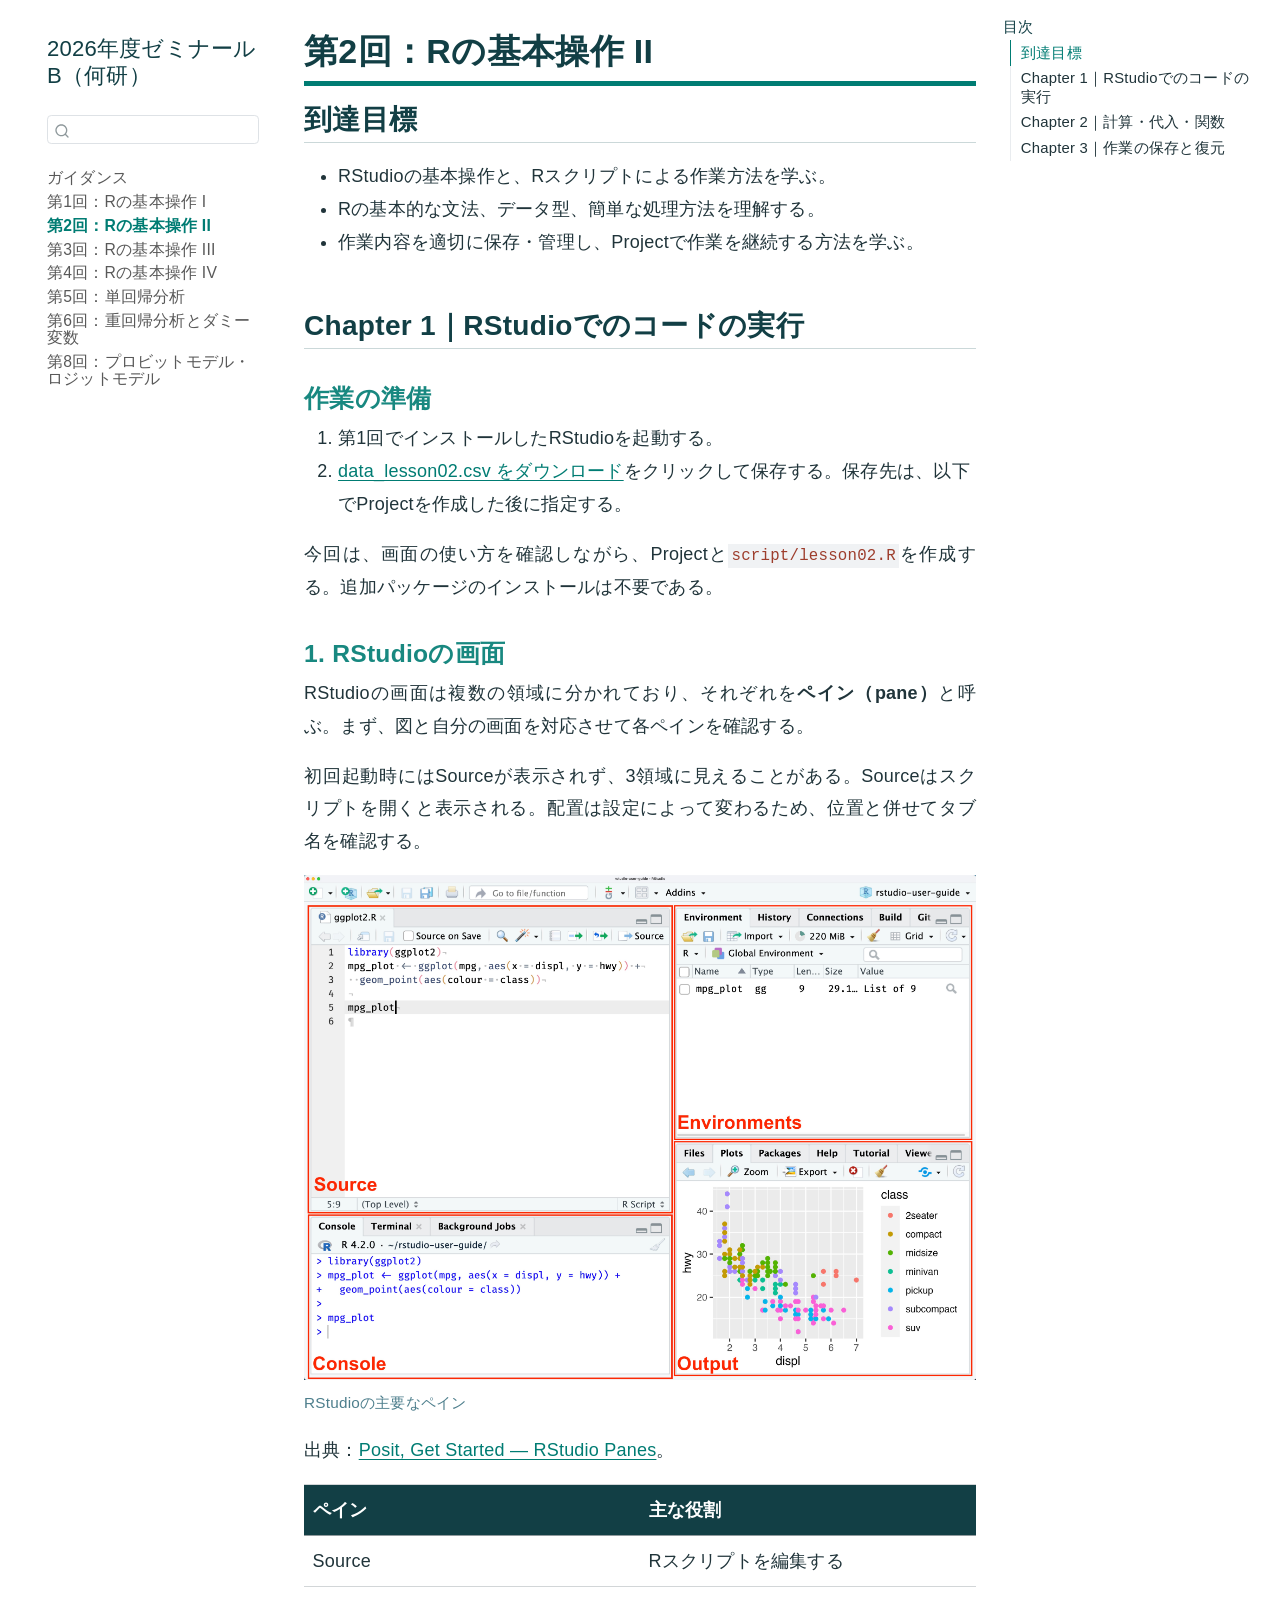
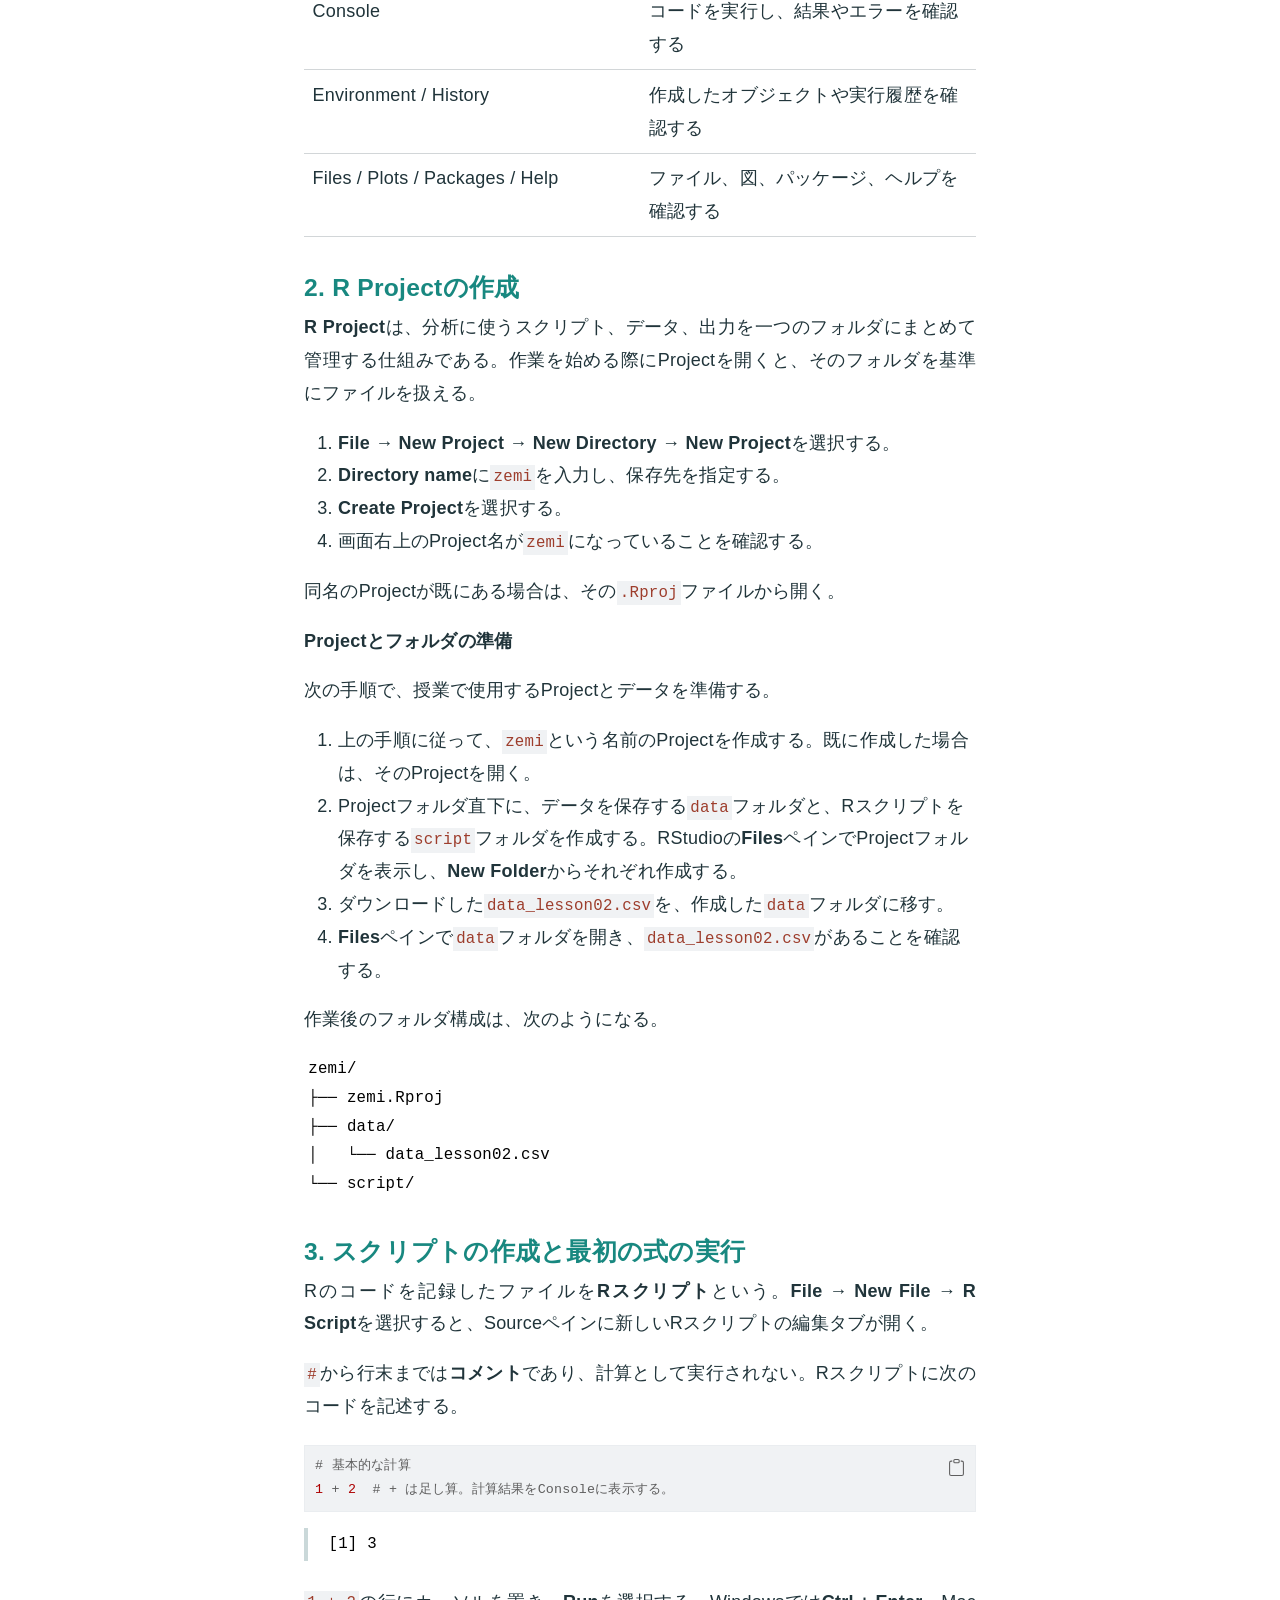
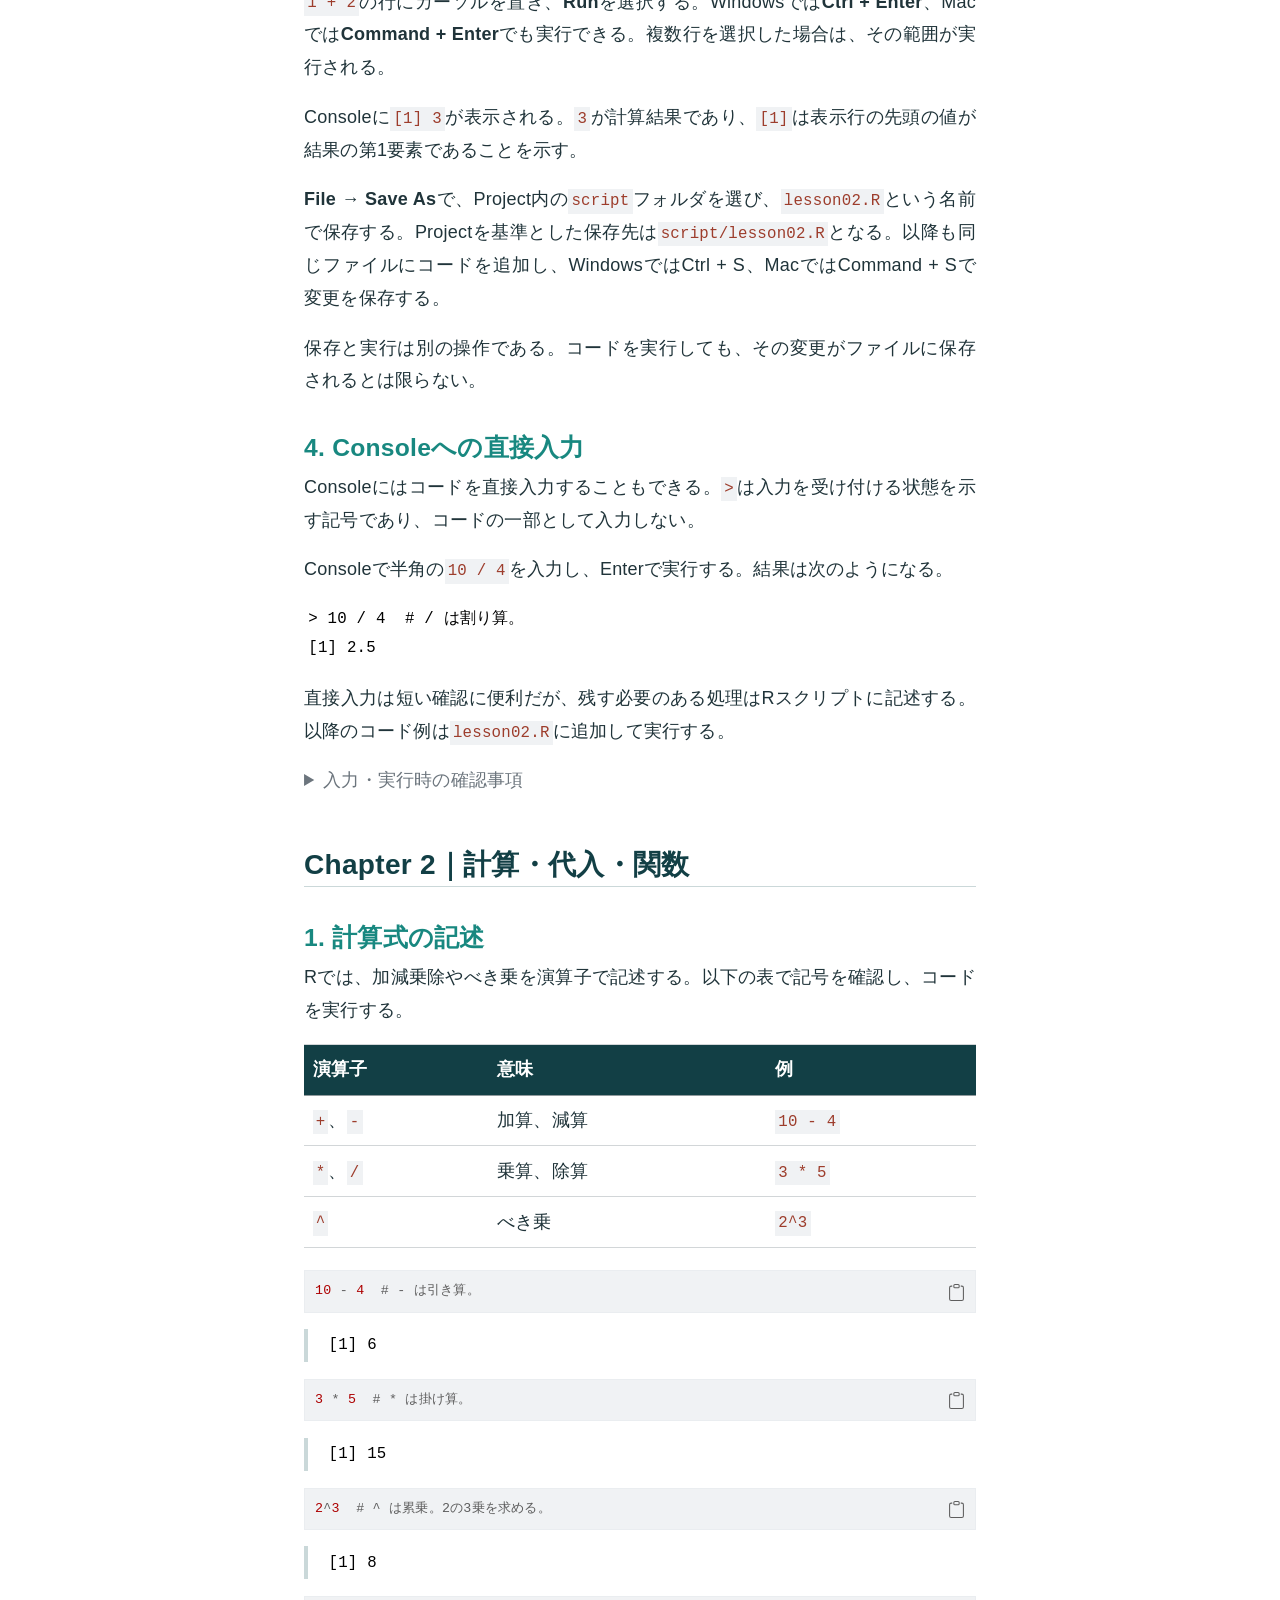
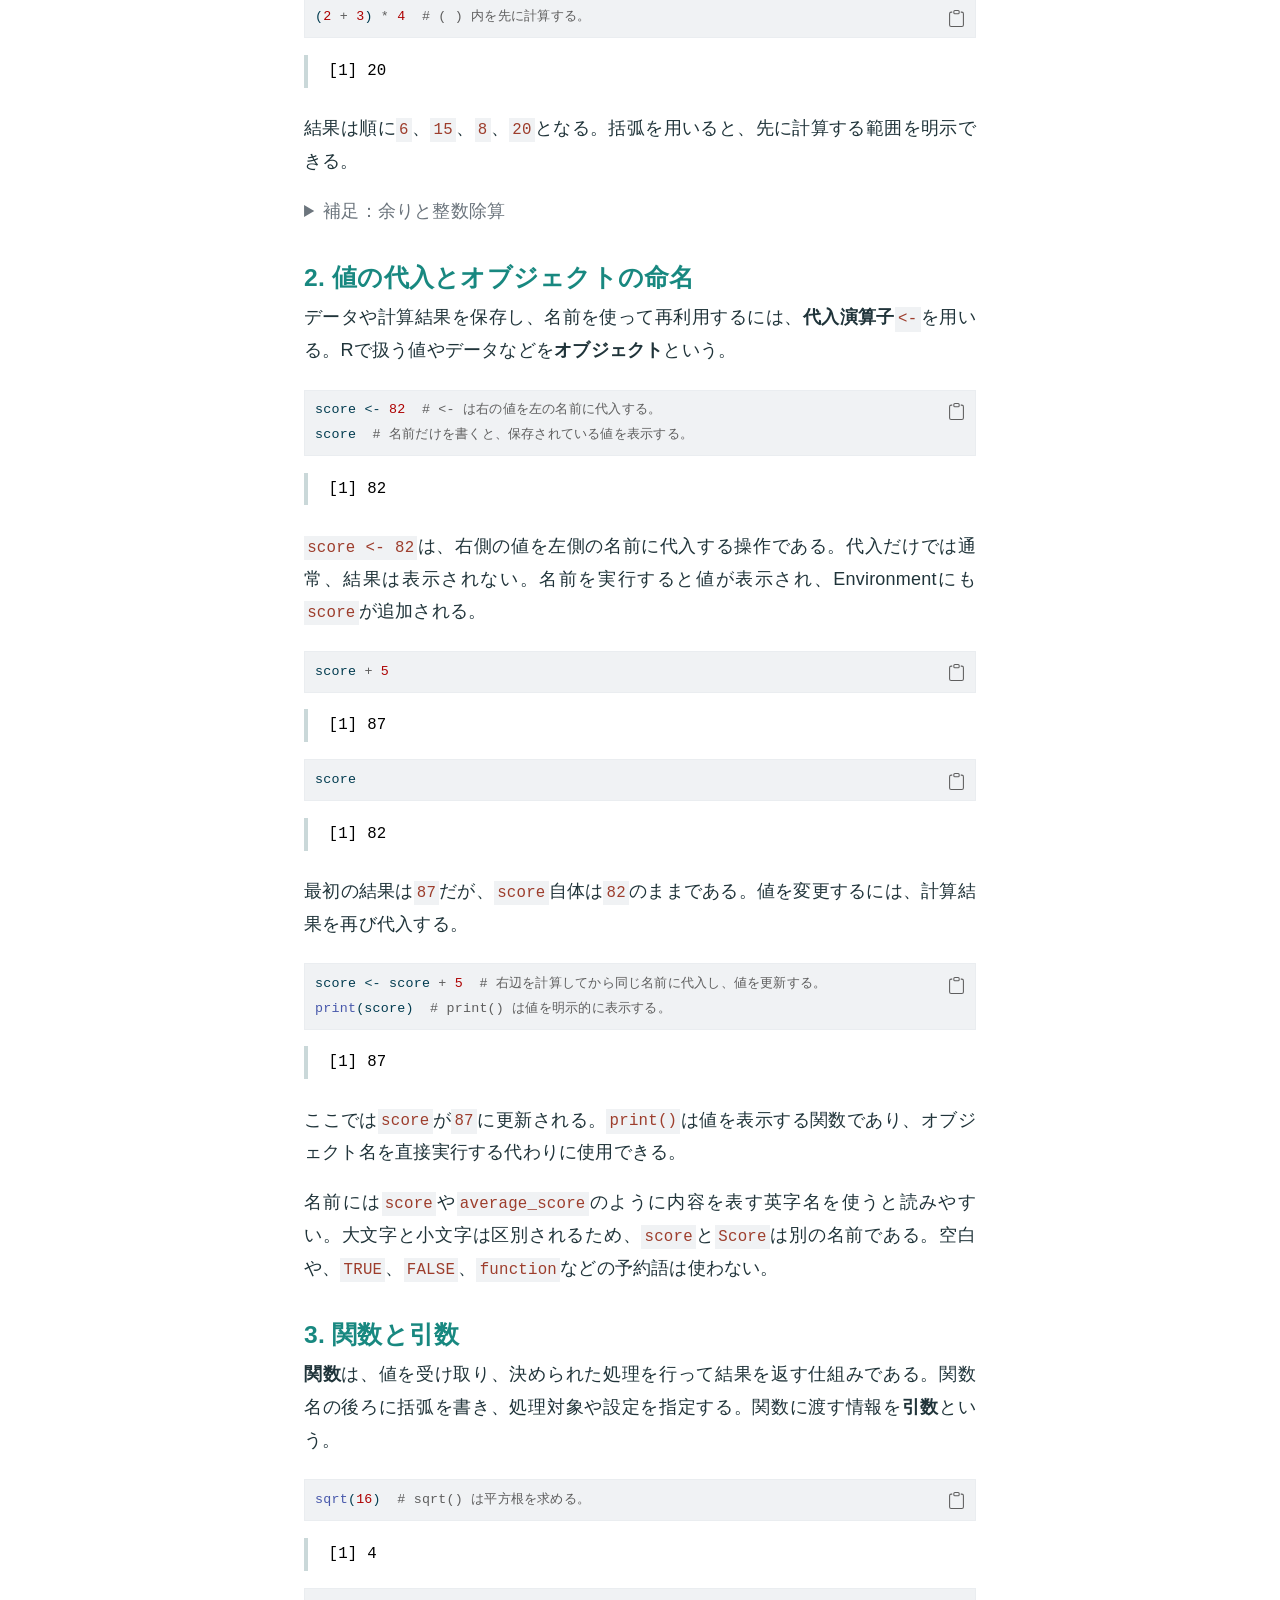
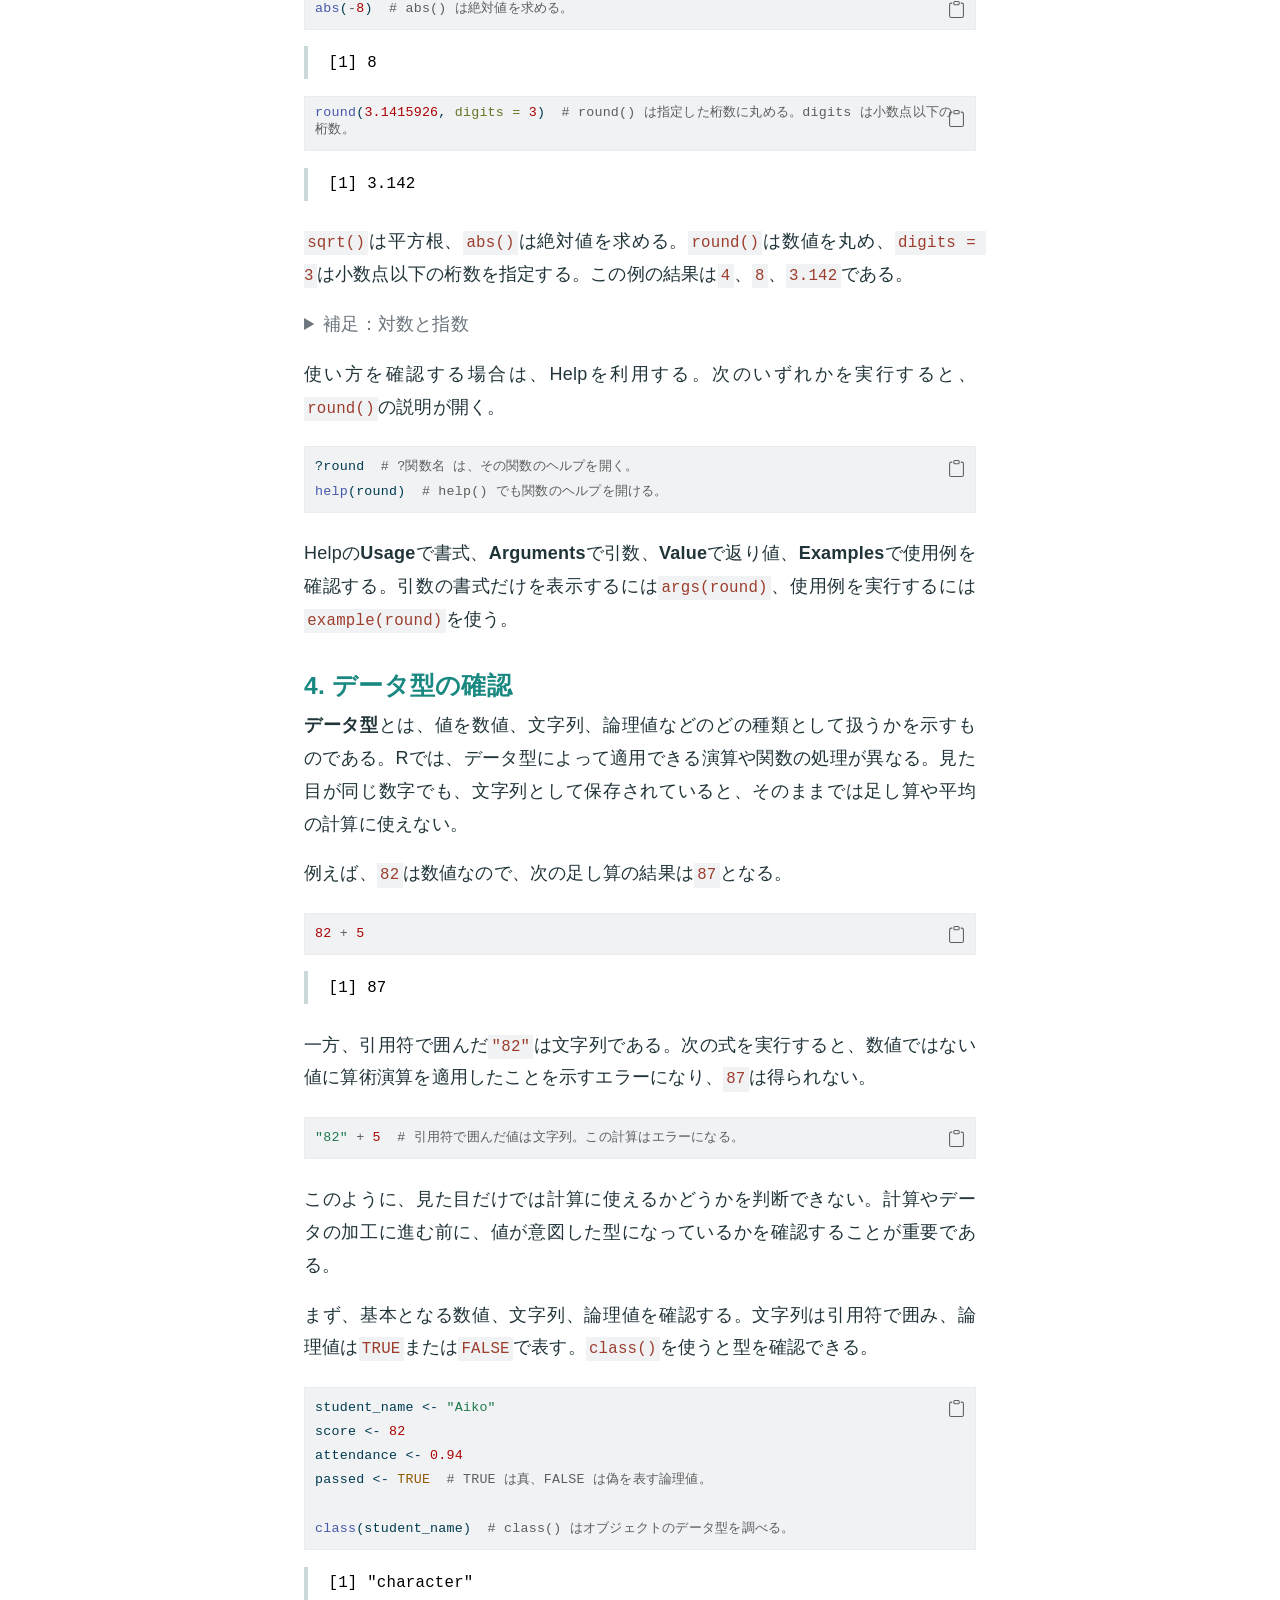
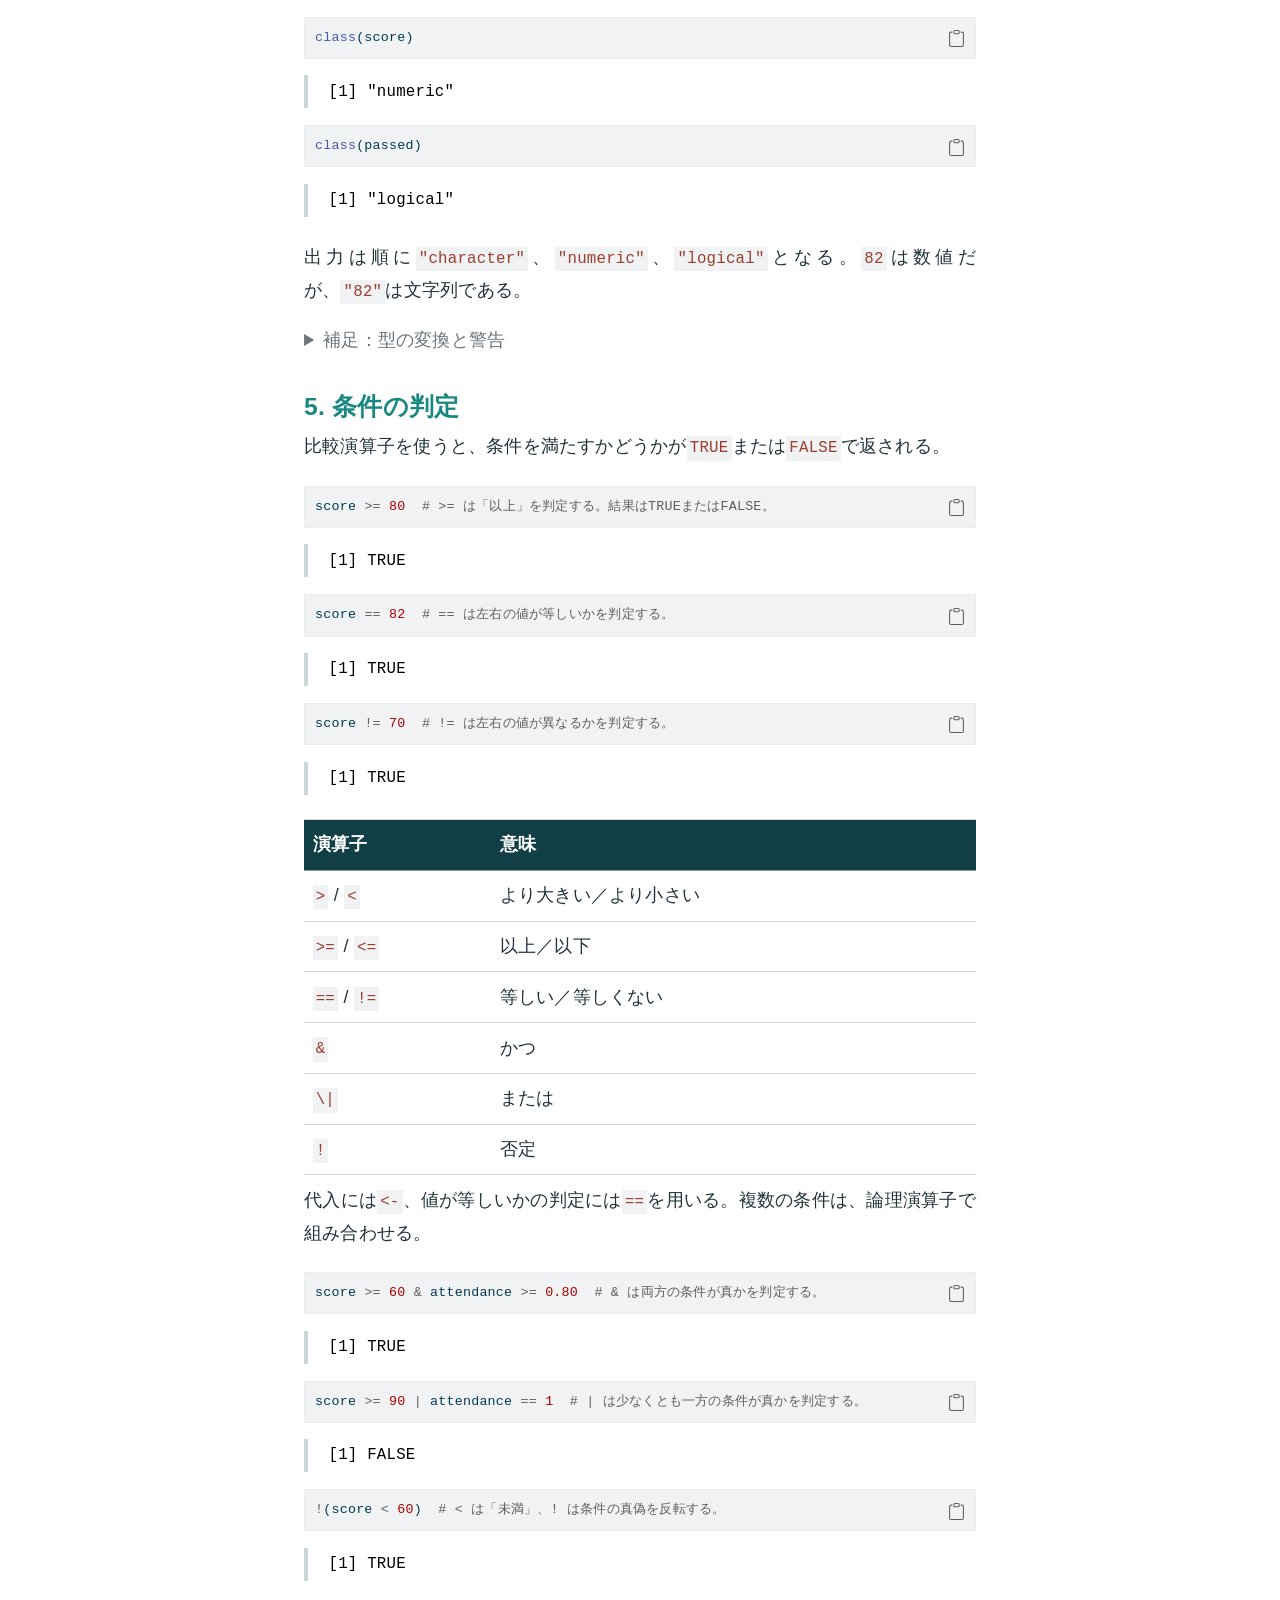
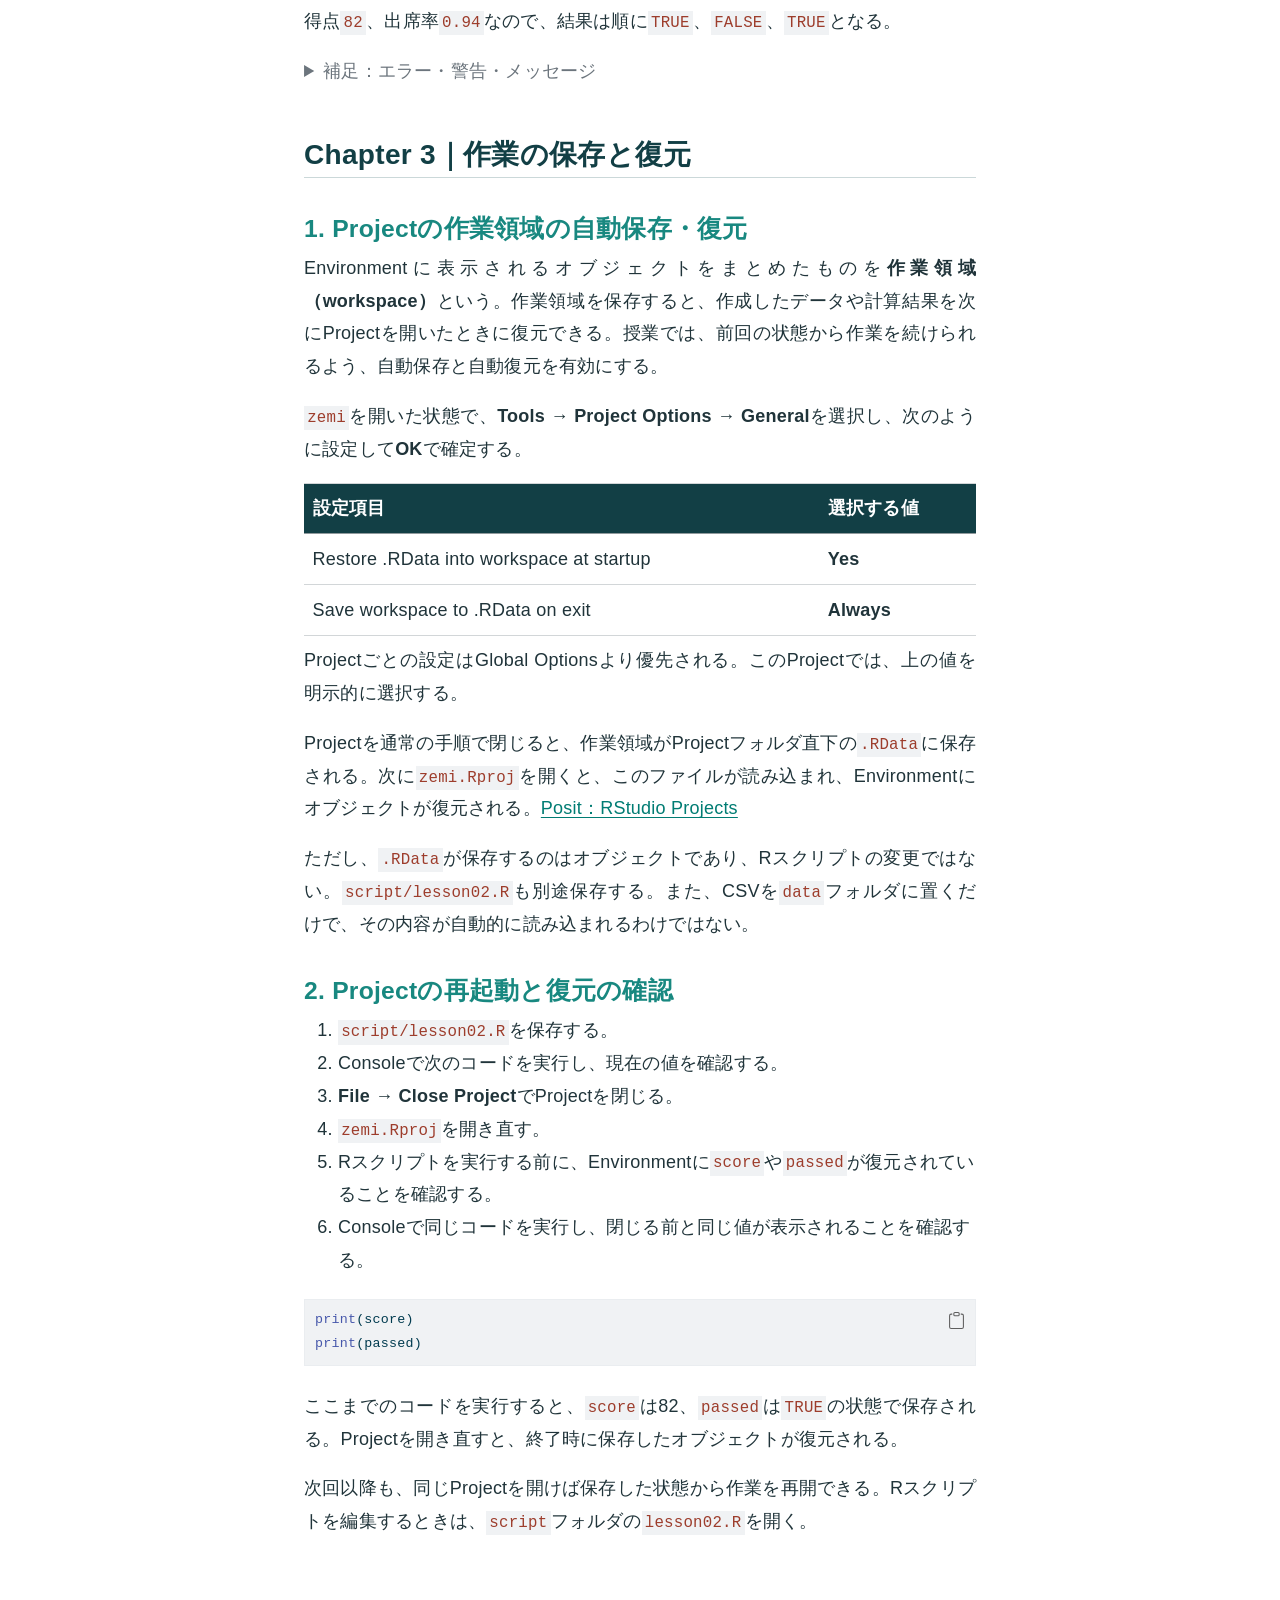
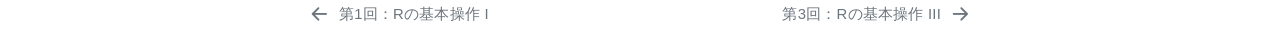
<file: lessons/02/index.html>
<!DOCTYPE html>
<html xmlns="http://www.w3.org/1999/xhtml" lang="ja" xml:lang="ja"><head>

<meta charset="utf-8">
<meta name="generator" content="quarto-1.10.18">

<meta name="viewport" content="width=device-width, initial-scale=1.0, user-scalable=yes">


<title>第2回：Rの基本操作 II – 2026年度ゼミナールB（何研）</title>
<style>
/* Default styles provided by pandoc.
** See https://pandoc.org/MANUAL.html#variables-for-html for config info.
*/
span.smallcaps{font-variant: small-caps;}
div.columns{display: flex; gap: 1.5em;}
div.column{flex: auto;}
@media screen {
div.columns{gap: min(4vw, 1.5em);}
div.column{overflow-x: auto;}
}
div.hanging-indent{margin-left: 1.5em; text-indent: -1.5em;}
ul.task-list{list-style: none;}
ul.task-list li input[type="checkbox"] {
  width: 0.8em;
  margin: 0 0.8em 0.2em -1em; /* quarto-specific, see https://github.com/quarto-dev/quarto-cli/issues/4556 */ 
  vertical-align: middle;
}
/* CSS for syntax highlighting */
html { -webkit-text-size-adjust: 100%; }
pre > code.sourceCode { white-space: pre; position: relative; }
pre > code.sourceCode > span { display: inline-block; line-height: 1.25; }
pre > code.sourceCode > span:empty { height: 1.2em; }
.sourceCode { overflow: visible; }
code.sourceCode > span { color: inherit; text-decoration: inherit; }
div.sourceCode { margin: 1em 0; }
pre.sourceCode { margin: 0; }
@media screen {
div.sourceCode { overflow: auto; }
}
@media print {
pre > code.sourceCode { white-space: pre-wrap; }
pre > code.sourceCode > span { text-indent: -5em; padding-left: 5em; }
}
pre.numberSource code
  { counter-reset: source-line 0; }
pre.numberSource code > span
  { position: relative; left: -4em; counter-increment: source-line; }
pre.numberSource code > span > a:first-child::before
  { content: counter(source-line);
    position: relative; left: -1em; text-align: right; vertical-align: baseline;
    border: none; display: inline-block;
    -webkit-touch-callout: none; -webkit-user-select: none;
    -khtml-user-select: none; -moz-user-select: none;
    -ms-user-select: none; user-select: none;
    padding: 0 4px; width: 4em;
  }
pre.numberSource { margin-left: 3em;  padding-left: 4px; }
div.sourceCode
  {   }
@media screen {
pre > code.sourceCode > span > a:first-child::before { text-decoration: underline; }
}
</style>


<script src="../../site_libs/quarto-nav/quarto-nav.js"></script>
<script src="../../site_libs/quarto-nav/headroom.min.js"></script>
<script src="../../site_libs/clipboard/clipboard.min.js"></script>
<script src="../../site_libs/quarto-search/autocomplete.umd.js"></script>
<script src="../../site_libs/quarto-search/fuse.min.js"></script>
<script src="../../site_libs/quarto-search/quarto-search.js"></script>
<meta name="quarto:offset" content="../../">
<link href="../../lessons/03/index.html" rel="next">
<link href="../../lessons/01/index.html" rel="prev">
<script src="../../site_libs/quarto-html/quarto.js" type="module"></script>
<script src="../../site_libs/quarto-html/tabsets/tabsets.js" type="module"></script>
<script src="../../site_libs/quarto-html/popper.min.js"></script>
<script src="../../site_libs/quarto-html/tippy.umd.min.js"></script>
<script src="../../site_libs/quarto-html/anchor.min.js"></script>
<link href="../../site_libs/quarto-html/tippy.css" rel="stylesheet">
<link href="../../site_libs/quarto-html/quarto-syntax-highlighting-37294f0e61b532b0f7ebd5ccc0471b30.css" rel="stylesheet" id="quarto-text-highlighting-styles">
<script src="../../site_libs/bootstrap/bootstrap.min.js"></script>
<link href="../../site_libs/bootstrap/bootstrap-icons.css" rel="stylesheet">
<link href="../../site_libs/bootstrap/bootstrap-3d267d0c02e25bc1992225f3c2089ba0.min.css" rel="stylesheet" append-hash="true" id="quarto-bootstrap" data-mode="light">
<script id="quarto-search-options" type="application/json">{
  "location": "sidebar",
  "copy-button": false,
  "collapse-after": 3,
  "panel-placement": "start",
  "type": "textbox",
  "limit": 50,
  "keyboard-shortcut": [
    "f",
    "/",
    "s"
  ],
  "language": {
    "search-no-results-text": "一致なし",
    "search-matching-documents-text": "一致した文書",
    "search-copy-link-title": "検索へのリンクをコピー",
    "search-hide-matches-text": "追加の検索結果を非表示",
    "search-more-match-text": "追加の検索結果",
    "search-more-matches-text": "追加の検索結果",
    "search-clear-button-title": "消去",
    "search-text-placeholder": "",
    "search-detached-cancel-button-title": "取消",
    "search-submit-button-title": "検索",
    "search-label": "サーチ"
  }
}</script>
<style>html{ scroll-behavior: smooth; }</style>


</head>

<body class="nav-sidebar floating quarto-light">

<div id="quarto-search-results"></div>
  <header id="quarto-header" class="headroom fixed-top">
  <nav class="quarto-secondary-nav">
    <div class="container-fluid d-flex">
      <button type="button" class="quarto-btn-toggle btn" data-bs-toggle="collapse" role="button" data-bs-target=".quarto-sidebar-collapse-item" aria-controls="quarto-sidebar" aria-expanded="false" aria-label="サイドバーを切り替える" onclick="if (window.quartoToggleHeadroom) { window.quartoToggleHeadroom(); }">
        <i class="bi bi-layout-text-sidebar-reverse"></i>
      </button>
        <nav class="quarto-page-breadcrumbs" aria-label="breadcrumb"><ol class="breadcrumb"><li class="breadcrumb-item"><a href="../../lessons/02/index.html">第2回：Rの基本操作 II</a></li></ol></nav>
        <a class="flex-grow-1" role="navigation" data-bs-toggle="collapse" data-bs-target=".quarto-sidebar-collapse-item" aria-controls="quarto-sidebar" aria-expanded="false" aria-label="サイドバーを切り替える" onclick="if (window.quartoToggleHeadroom) { window.quartoToggleHeadroom(); }">      
        </a>
      <button type="button" class="btn quarto-search-button" aria-label="サーチ" onclick="window.quartoOpenSearch();">
        <i class="bi bi-search"></i>
      </button>
    </div>
  </nav>
</header>
<!-- content -->
<div id="quarto-content" class="quarto-container page-columns page-rows-contents page-layout-article">
<!-- sidebar -->
  <nav id="quarto-sidebar" class="sidebar collapse collapse-horizontal quarto-sidebar-collapse-item sidebar-navigation floating overflow-auto">
    <div class="pt-lg-2 mt-2 text-left sidebar-header">
    <div class="sidebar-title mb-0 py-0">
      <a href="../../">2026年度ゼミナールB（何研）</a> 
    </div>
      </div>
        <div class="mt-2 flex-shrink-0 align-items-center">
        <div class="sidebar-search">
        <div id="quarto-search" class="" title="サーチ"></div>
        </div>
        </div>
    <div class="sidebar-menu-container"> 
    <ul class="list-unstyled mt-1">
        <li class="sidebar-item">
  <div class="sidebar-item-container"> 
  <a href="../../index.html" class="sidebar-item-text sidebar-link">
 <span class="menu-text">ガイダンス</span></a>
  </div>
</li>
        <li class="sidebar-item">
  <div class="sidebar-item-container"> 
  <a href="../../lessons/01/index.html" class="sidebar-item-text sidebar-link">
 <span class="menu-text">第1回：Rの基本操作 I</span></a>
  </div>
</li>
        <li class="sidebar-item">
  <div class="sidebar-item-container"> 
  <a href="../../lessons/02/index.html" class="sidebar-item-text sidebar-link active">
 <span class="menu-text">第2回：Rの基本操作 II</span></a>
  </div>
</li>
        <li class="sidebar-item">
  <div class="sidebar-item-container"> 
  <a href="../../lessons/03/index.html" class="sidebar-item-text sidebar-link">
 <span class="menu-text">第3回：Rの基本操作 III</span></a>
  </div>
</li>
        <li class="sidebar-item">
  <div class="sidebar-item-container"> 
  <a href="../../lessons/04/index.html" class="sidebar-item-text sidebar-link">
 <span class="menu-text">第4回：Rの基本操作 IV</span></a>
  </div>
</li>
        <li class="sidebar-item">
  <div class="sidebar-item-container"> 
  <a href="../../lessons/05/index.html" class="sidebar-item-text sidebar-link">
 <span class="menu-text">第5回：単回帰分析</span></a>
  </div>
</li>
        <li class="sidebar-item">
  <div class="sidebar-item-container"> 
  <a href="../../lessons/06/index.html" class="sidebar-item-text sidebar-link">
 <span class="menu-text">第6回：重回帰分析とダミー変数</span></a>
  </div>
</li>
        <li class="sidebar-item">
  <div class="sidebar-item-container"> 
  <a href="../../lessons/08/index.html" class="sidebar-item-text sidebar-link">
 <span class="menu-text">第8回：プロビットモデル・ロジットモデル</span></a>
  </div>
</li>
    </ul>
    </div>
</nav>
<div id="quarto-sidebar-glass" class="quarto-sidebar-collapse-item" data-bs-toggle="collapse" data-bs-target=".quarto-sidebar-collapse-item"></div>
<!-- margin-sidebar -->
    <div id="quarto-margin-sidebar" class="sidebar margin-sidebar">
        <nav id="TOC" role="doc-toc" class="toc-active">
    <h2 id="toc-title">目次</h2>
   
  <ul>
  <li><a href="#到達目標" id="toc-到達目標" class="nav-link active" data-scroll-target="#到達目標">到達目標</a></li>
  <li><a href="#chapter-1rstudioでのコードの実行" id="toc-chapter-1rstudioでのコードの実行" class="nav-link" data-scroll-target="#chapter-1rstudioでのコードの実行">Chapter 1｜RStudioでのコードの実行</a>
  <ul class="collapse">
  <li><a href="#作業の準備" id="toc-作業の準備" class="nav-link" data-scroll-target="#作業の準備">作業の準備</a></li>
  <li><a href="#rstudioの画面" id="toc-rstudioの画面" class="nav-link" data-scroll-target="#rstudioの画面">1. RStudioの画面</a></li>
  <li><a href="#r-projectの作成" id="toc-r-projectの作成" class="nav-link" data-scroll-target="#r-projectの作成">2. R Projectの作成</a></li>
  <li><a href="#スクリプトの作成と最初の式の実行" id="toc-スクリプトの作成と最初の式の実行" class="nav-link" data-scroll-target="#スクリプトの作成と最初の式の実行">3. スクリプトの作成と最初の式の実行</a></li>
  <li><a href="#consoleへの直接入力" id="toc-consoleへの直接入力" class="nav-link" data-scroll-target="#consoleへの直接入力">4. Consoleへの直接入力</a></li>
  </ul></li>
  <li><a href="#chapter-2計算代入関数" id="toc-chapter-2計算代入関数" class="nav-link" data-scroll-target="#chapter-2計算代入関数">Chapter 2｜計算・代入・関数</a>
  <ul class="collapse">
  <li><a href="#計算式の記述" id="toc-計算式の記述" class="nav-link" data-scroll-target="#計算式の記述">1. 計算式の記述</a></li>
  <li><a href="#値の代入とオブジェクトの命名" id="toc-値の代入とオブジェクトの命名" class="nav-link" data-scroll-target="#値の代入とオブジェクトの命名">2. 値の代入とオブジェクトの命名</a></li>
  <li><a href="#関数と引数" id="toc-関数と引数" class="nav-link" data-scroll-target="#関数と引数">3. 関数と引数</a></li>
  <li><a href="#データ型の確認" id="toc-データ型の確認" class="nav-link" data-scroll-target="#データ型の確認">4. データ型の確認</a></li>
  <li><a href="#条件の判定" id="toc-条件の判定" class="nav-link" data-scroll-target="#条件の判定">5. 条件の判定</a></li>
  </ul></li>
  <li><a href="#chapter-3作業の保存と復元" id="toc-chapter-3作業の保存と復元" class="nav-link" data-scroll-target="#chapter-3作業の保存と復元">Chapter 3｜作業の保存と復元</a>
  <ul class="collapse">
  <li><a href="#projectの作業領域の自動保存復元" id="toc-projectの作業領域の自動保存復元" class="nav-link" data-scroll-target="#projectの作業領域の自動保存復元">1. Projectの作業領域の自動保存・復元</a></li>
  <li><a href="#projectの再起動と復元の確認" id="toc-projectの再起動と復元の確認" class="nav-link" data-scroll-target="#projectの再起動と復元の確認">2. Projectの再起動と復元の確認</a></li>
  </ul></li>
  </ul>
</nav>
    </div>
<!-- main -->
<main class="content" id="quarto-document-content">

<header id="title-block-header" class="quarto-title-block default">
<div class="quarto-title">
<h1 class="title">第2回：Rの基本操作 II</h1>
</div>



<div class="quarto-title-meta">

    
  
    
  </div>
  


</header>


<section id="到達目標" class="level2">
<h2 class="anchored" data-anchor-id="到達目標">到達目標</h2>
<ul>
<li>RStudioの基本操作と、Rスクリプトによる作業方法を学ぶ。</li>
<li>Rの基本的な文法、データ型、簡単な処理方法を理解する。</li>
<li>作業内容を適切に保存・管理し、Projectで作業を継続する方法を学ぶ。</li>
</ul>
</section>
<section id="chapter-1rstudioでのコードの実行" class="level2">
<h2 class="anchored" data-anchor-id="chapter-1rstudioでのコードの実行">Chapter 1｜RStudioでのコードの実行</h2>
<section id="作業の準備" class="level3">
<h3 class="anchored" data-anchor-id="作業の準備">作業の準備</h3>
<ol type="1">
<li>第1回でインストールしたRStudioを起動する。</li>
<li><a href="../../data/data_lesson02.csv" download="data_lesson02.csv">data_lesson02.csv をダウンロード</a>をクリックして保存する。保存先は、以下でProjectを作成した後に指定する。</li>
</ol>
<p>今回は、画面の使い方を確認しながら、Projectと<code>script/lesson02.R</code>を作成する。追加パッケージのインストールは不要である。</p>
</section>
<section id="rstudioの画面" class="level3">
<h3 class="anchored" data-anchor-id="rstudioの画面">1. RStudioの画面</h3>
<p>RStudioの画面は複数の領域に分かれており、それぞれを<strong>ペイン（pane）</strong>と呼ぶ。まず、図と自分の画面を対応させて各ペインを確認する。</p>
<p>初回起動時にはSourceが表示されず、3領域に見えることがある。Sourceはスクリプトを開くと表示される。配置は設定によって変わるため、位置と併せてタブ名を確認する。</p>
<div class="quarto-figure quarto-figure-center">
<figure class="figure">
<p><img src="images/rstudio-panes.jpeg" class="img-fluid figure-img" style="width:100.0%" alt="左上Sourceはコードの編集、左下Consoleは実行結果、右上Environmentは作成したデータ、右下はFilesやPlots、Helpなどを表示する。"></p>
<figcaption>RStudioの主要なペイン</figcaption>
</figure>
</div>
<p>出典：<a href="https://docs.posit.co/ide/user/ide/get-started/#rstudio-panes">Posit, Get Started — RStudio Panes</a>。</p>
<table class="caption-top table">
<colgroup>
<col style="width: 50%">
<col style="width: 50%">
</colgroup>
<thead>
<tr class="header">
<th>ペイン</th>
<th>主な役割</th>
</tr>
</thead>
<tbody>
<tr class="odd">
<td>Source</td>
<td>Rスクリプトを編集する</td>
</tr>
<tr class="even">
<td>Console</td>
<td>コードを実行し、結果やエラーを確認する</td>
</tr>
<tr class="odd">
<td>Environment / History</td>
<td>作成したオブジェクトや実行履歴を確認する</td>
</tr>
<tr class="even">
<td>Files / Plots / Packages / Help</td>
<td>ファイル、図、パッケージ、ヘルプを確認する</td>
</tr>
</tbody>
</table>
</section>
<section id="r-projectの作成" class="level3">
<h3 class="anchored" data-anchor-id="r-projectの作成">2. R Projectの作成</h3>
<p><strong>R Project</strong>は、分析に使うスクリプト、データ、出力を一つのフォルダにまとめて管理する仕組みである。作業を始める際にProjectを開くと、そのフォルダを基準にファイルを扱える。</p>
<ol type="1">
<li><strong>File → New Project → New Directory → New Project</strong>を選択する。</li>
<li><strong>Directory name</strong>に<code>zemi</code>を入力し、保存先を指定する。</li>
<li><strong>Create Project</strong>を選択する。</li>
<li>画面右上のProject名が<code>zemi</code>になっていることを確認する。</li>
</ol>
<p>同名のProjectが既にある場合は、その<code>.Rproj</code>ファイルから開く。</p>
<p><strong>Projectとフォルダの準備</strong></p>
<p>次の手順で、授業で使用するProjectとデータを準備する。</p>
<ol type="1">
<li>上の手順に従って、<code>zemi</code>という名前のProjectを作成する。既に作成した場合は、そのProjectを開く。</li>
<li>Projectフォルダ直下に、データを保存する<code>data</code>フォルダと、Rスクリプトを保存する<code>script</code>フォルダを作成する。RStudioの<strong>Files</strong>ペインでProjectフォルダを表示し、<strong>New Folder</strong>からそれぞれ作成する。</li>
<li>ダウンロードした<code>data_lesson02.csv</code>を、作成した<code>data</code>フォルダに移す。</li>
<li><strong>Files</strong>ペインで<code>data</code>フォルダを開き、<code>data_lesson02.csv</code>があることを確認する。</li>
</ol>
<p>作業後のフォルダ構成は、次のようになる。</p>
<pre class="text"><code>zemi/
├── zemi.Rproj
├── data/
│   └── data_lesson02.csv
└── script/</code></pre>
</section>
<section id="スクリプトの作成と最初の式の実行" class="level3">
<h3 class="anchored" data-anchor-id="スクリプトの作成と最初の式の実行">3. スクリプトの作成と最初の式の実行</h3>
<p>Rのコードを記録したファイルを<strong>Rスクリプト</strong>という。<strong>File → New File → R Script</strong>を選択すると、Sourceペインに新しいRスクリプトの編集タブが開く。</p>
<p><code>#</code>から行末までは<strong>コメント</strong>であり、計算として実行されない。Rスクリプトに次のコードを記述する。</p>
<div class="cell">
<div class="code-copy-outer-scaffold"><div class="sourceCode cell-code" id="cb2"><pre class="sourceCode r code-with-copy"><code class="sourceCode r"><span id="cb2-1"><a href="#cb2-1" aria-hidden="true" tabindex="-1"></a><span class="co"># 基本的な計算</span></span>
<span id="cb2-2"><a href="#cb2-2" aria-hidden="true" tabindex="-1"></a><span class="dv">1</span> <span class="sc">+</span> <span class="dv">2</span>  <span class="co"># + は足し算。計算結果をConsoleに表示する。</span></span></code></pre></div><button title="コピー" class="code-copy-button"><i class="bi"></i></button></div>
<div class="cell-output cell-output-stdout">
<pre><code>[1] 3</code></pre>
</div>
</div>
<p><code>1 + 2</code>の行にカーソルを置き、<strong>Run</strong>を選択する。Windowsでは<strong>Ctrl + Enter</strong>、Macでは<strong>Command + Enter</strong>でも実行できる。複数行を選択した場合は、その範囲が実行される。</p>
<p>Consoleに<code>[1] 3</code>が表示される。<code>3</code>が計算結果であり、<code>[1]</code>は表示行の先頭の値が結果の第1要素であることを示す。</p>
<p><strong>File → Save As</strong>で、Project内の<code>script</code>フォルダを選び、<code>lesson02.R</code>という名前で保存する。Projectを基準とした保存先は<code>script/lesson02.R</code>となる。以降も同じファイルにコードを追加し、WindowsではCtrl + S、MacではCommand + Sで変更を保存する。</p>
<p>保存と実行は別の操作である。コードを実行しても、その変更がファイルに保存されるとは限らない。</p>
</section>
<section id="consoleへの直接入力" class="level3">
<h3 class="anchored" data-anchor-id="consoleへの直接入力">4. Consoleへの直接入力</h3>
<p>Consoleにはコードを直接入力することもできる。<code>&gt;</code>は入力を受け付ける状態を示す記号であり、コードの一部として入力しない。</p>
<p>Consoleで半角の<code>10 / 4</code>を入力し、Enterで実行する。結果は次のようになる。</p>
<pre class="text"><code>&gt; 10 / 4  # / は割り算。
[1] 2.5</code></pre>
<p>直接入力は短い確認に便利だが、残す必要のある処理はRスクリプトに記述する。以降のコード例は<code>lesson02.R</code>に追加して実行する。</p>
<details>
<summary>
入力・実行時の確認事項
</summary>
<ul>
<li>Consoleが<code>+</code>のままになる場合は、括弧や引用符の閉じ忘れを確認する。Escで入力を取り消し、式を修正する。</li>
<li>数値や演算記号には半角文字を使う。</li>
<li>Rスクリプトにコードを記述しても結果が出ない場合は、Runまたは実行用ショートカットで実行したか確認する。</li>
</ul>
</details>
</section>
</section>
<section id="chapter-2計算代入関数" class="level2">
<h2 class="anchored" data-anchor-id="chapter-2計算代入関数">Chapter 2｜計算・代入・関数</h2>
<section id="計算式の記述" class="level3">
<h3 class="anchored" data-anchor-id="計算式の記述">1. 計算式の記述</h3>
<p>Rでは、加減乗除やべき乗を演算子で記述する。以下の表で記号を確認し、コードを実行する。</p>
<table class="caption-top table">
<thead>
<tr class="header">
<th>演算子</th>
<th>意味</th>
<th>例</th>
</tr>
</thead>
<tbody>
<tr class="odd">
<td><code>+</code>、<code>-</code></td>
<td>加算、減算</td>
<td><code>10 - 4</code></td>
</tr>
<tr class="even">
<td><code>*</code>、<code>/</code></td>
<td>乗算、除算</td>
<td><code>3 * 5</code></td>
</tr>
<tr class="odd">
<td><code>^</code></td>
<td>べき乗</td>
<td><code>2^3</code></td>
</tr>
</tbody>
</table>
<div class="cell">
<div class="code-copy-outer-scaffold"><div class="sourceCode cell-code" id="cb5"><pre class="sourceCode r code-with-copy"><code class="sourceCode r"><span id="cb5-1"><a href="#cb5-1" aria-hidden="true" tabindex="-1"></a><span class="dv">10</span> <span class="sc">-</span> <span class="dv">4</span>  <span class="co"># - は引き算。</span></span></code></pre></div><button title="コピー" class="code-copy-button"><i class="bi"></i></button></div>
<div class="cell-output cell-output-stdout">
<pre><code>[1] 6</code></pre>
</div>
<div class="code-copy-outer-scaffold"><div class="sourceCode cell-code" id="cb7"><pre class="sourceCode r code-with-copy"><code class="sourceCode r"><span id="cb7-1"><a href="#cb7-1" aria-hidden="true" tabindex="-1"></a><span class="dv">3</span> <span class="sc">*</span> <span class="dv">5</span>  <span class="co"># * は掛け算。</span></span></code></pre></div><button title="コピー" class="code-copy-button"><i class="bi"></i></button></div>
<div class="cell-output cell-output-stdout">
<pre><code>[1] 15</code></pre>
</div>
<div class="code-copy-outer-scaffold"><div class="sourceCode cell-code" id="cb9"><pre class="sourceCode r code-with-copy"><code class="sourceCode r"><span id="cb9-1"><a href="#cb9-1" aria-hidden="true" tabindex="-1"></a><span class="dv">2</span><span class="sc">^</span><span class="dv">3</span>  <span class="co"># ^ は累乗。2の3乗を求める。</span></span></code></pre></div><button title="コピー" class="code-copy-button"><i class="bi"></i></button></div>
<div class="cell-output cell-output-stdout">
<pre><code>[1] 8</code></pre>
</div>
<div class="code-copy-outer-scaffold"><div class="sourceCode cell-code" id="cb11"><pre class="sourceCode r code-with-copy"><code class="sourceCode r"><span id="cb11-1"><a href="#cb11-1" aria-hidden="true" tabindex="-1"></a>(<span class="dv">2</span> <span class="sc">+</span> <span class="dv">3</span>) <span class="sc">*</span> <span class="dv">4</span>  <span class="co"># ( ) 内を先に計算する。</span></span></code></pre></div><button title="コピー" class="code-copy-button"><i class="bi"></i></button></div>
<div class="cell-output cell-output-stdout">
<pre><code>[1] 20</code></pre>
</div>
</div>
<p>結果は順に<code>6</code>、<code>15</code>、<code>8</code>、<code>20</code>となる。括弧を用いると、先に計算する範囲を明示できる。</p>
<details>
<summary>
補足：余りと整数除算
</summary>
<p><code>%%</code>は除算の余り、<code>%/%</code>は整数除算の結果を返す。</p>
<div class="cell">
<div class="code-copy-outer-scaffold"><div class="sourceCode cell-code" id="cb13"><pre class="sourceCode r code-with-copy"><code class="sourceCode r"><span id="cb13-1"><a href="#cb13-1" aria-hidden="true" tabindex="-1"></a><span class="dv">10</span> <span class="sc">%%</span> <span class="dv">3</span>  <span class="co"># %% は割り算の余りを求める。</span></span></code></pre></div><button title="コピー" class="code-copy-button"><i class="bi"></i></button></div>
<div class="cell-output cell-output-stdout">
<pre><code>[1] 1</code></pre>
</div>
<div class="code-copy-outer-scaffold"><div class="sourceCode cell-code" id="cb15"><pre class="sourceCode r code-with-copy"><code class="sourceCode r"><span id="cb15-1"><a href="#cb15-1" aria-hidden="true" tabindex="-1"></a><span class="dv">10</span> <span class="sc">%/%</span> <span class="dv">3</span>  <span class="co"># %/% は整数除算。商を切り下げた値を求める。</span></span></code></pre></div><button title="コピー" class="code-copy-button"><i class="bi"></i></button></div>
<div class="cell-output cell-output-stdout">
<pre><code>[1] 3</code></pre>
</div>
</div>
<p>結果はそれぞれ<code>1</code>と<code>3</code>である。</p>
</details>
</section>
<section id="値の代入とオブジェクトの命名" class="level3">
<h3 class="anchored" data-anchor-id="値の代入とオブジェクトの命名">2. 値の代入とオブジェクトの命名</h3>
<p>データや計算結果を保存し、名前を使って再利用するには、<strong>代入演算子</strong><code>&lt;-</code>を用いる。Rで扱う値やデータなどを<strong>オブジェクト</strong>という。</p>
<div class="cell">
<div class="code-copy-outer-scaffold"><div class="sourceCode cell-code" id="cb17"><pre class="sourceCode r code-with-copy"><code class="sourceCode r"><span id="cb17-1"><a href="#cb17-1" aria-hidden="true" tabindex="-1"></a>score <span class="ot">&lt;-</span> <span class="dv">82</span>  <span class="co"># &lt;- は右の値を左の名前に代入する。</span></span>
<span id="cb17-2"><a href="#cb17-2" aria-hidden="true" tabindex="-1"></a>score  <span class="co"># 名前だけを書くと、保存されている値を表示する。</span></span></code></pre></div><button title="コピー" class="code-copy-button"><i class="bi"></i></button></div>
<div class="cell-output cell-output-stdout">
<pre><code>[1] 82</code></pre>
</div>
</div>
<p><code>score &lt;- 82</code>は、右側の値を左側の名前に代入する操作である。代入だけでは通常、結果は表示されない。名前を実行すると値が表示され、Environmentにも<code>score</code>が追加される。</p>
<div class="cell">
<div class="code-copy-outer-scaffold"><div class="sourceCode cell-code" id="cb19"><pre class="sourceCode r code-with-copy"><code class="sourceCode r"><span id="cb19-1"><a href="#cb19-1" aria-hidden="true" tabindex="-1"></a>score <span class="sc">+</span> <span class="dv">5</span></span></code></pre></div><button title="コピー" class="code-copy-button"><i class="bi"></i></button></div>
<div class="cell-output cell-output-stdout">
<pre><code>[1] 87</code></pre>
</div>
<div class="code-copy-outer-scaffold"><div class="sourceCode cell-code" id="cb21"><pre class="sourceCode r code-with-copy"><code class="sourceCode r"><span id="cb21-1"><a href="#cb21-1" aria-hidden="true" tabindex="-1"></a>score</span></code></pre></div><button title="コピー" class="code-copy-button"><i class="bi"></i></button></div>
<div class="cell-output cell-output-stdout">
<pre><code>[1] 82</code></pre>
</div>
</div>
<p>最初の結果は<code>87</code>だが、<code>score</code>自体は<code>82</code>のままである。値を変更するには、計算結果を再び代入する。</p>
<div class="cell">
<div class="code-copy-outer-scaffold"><div class="sourceCode cell-code" id="cb23"><pre class="sourceCode r code-with-copy"><code class="sourceCode r"><span id="cb23-1"><a href="#cb23-1" aria-hidden="true" tabindex="-1"></a>score <span class="ot">&lt;-</span> score <span class="sc">+</span> <span class="dv">5</span>  <span class="co"># 右辺を計算してから同じ名前に代入し、値を更新する。</span></span>
<span id="cb23-2"><a href="#cb23-2" aria-hidden="true" tabindex="-1"></a><span class="fu">print</span>(score)  <span class="co"># print() は値を明示的に表示する。</span></span></code></pre></div><button title="コピー" class="code-copy-button"><i class="bi"></i></button></div>
<div class="cell-output cell-output-stdout">
<pre><code>[1] 87</code></pre>
</div>
</div>
<p>ここでは<code>score</code>が<code>87</code>に更新される。<code>print()</code>は値を表示する関数であり、オブジェクト名を直接実行する代わりに使用できる。</p>
<p>名前には<code>score</code>や<code>average_score</code>のように内容を表す英字名を使うと読みやすい。大文字と小文字は区別されるため、<code>score</code>と<code>Score</code>は別の名前である。空白や、<code>TRUE</code>、<code>FALSE</code>、<code>function</code>などの予約語は使わない。</p>
</section>
<section id="関数と引数" class="level3">
<h3 class="anchored" data-anchor-id="関数と引数">3. 関数と引数</h3>
<p><strong>関数</strong>は、値を受け取り、決められた処理を行って結果を返す仕組みである。関数名の後ろに括弧を書き、処理対象や設定を指定する。関数に渡す情報を<strong>引数</strong>という。</p>
<div class="cell">
<div class="code-copy-outer-scaffold"><div class="sourceCode cell-code" id="cb25"><pre class="sourceCode r code-with-copy"><code class="sourceCode r"><span id="cb25-1"><a href="#cb25-1" aria-hidden="true" tabindex="-1"></a><span class="fu">sqrt</span>(<span class="dv">16</span>)  <span class="co"># sqrt() は平方根を求める。</span></span></code></pre></div><button title="コピー" class="code-copy-button"><i class="bi"></i></button></div>
<div class="cell-output cell-output-stdout">
<pre><code>[1] 4</code></pre>
</div>
<div class="code-copy-outer-scaffold"><div class="sourceCode cell-code" id="cb27"><pre class="sourceCode r code-with-copy"><code class="sourceCode r"><span id="cb27-1"><a href="#cb27-1" aria-hidden="true" tabindex="-1"></a><span class="fu">abs</span>(<span class="sc">-</span><span class="dv">8</span>)  <span class="co"># abs() は絶対値を求める。</span></span></code></pre></div><button title="コピー" class="code-copy-button"><i class="bi"></i></button></div>
<div class="cell-output cell-output-stdout">
<pre><code>[1] 8</code></pre>
</div>
<div class="code-copy-outer-scaffold"><div class="sourceCode cell-code" id="cb29"><pre class="sourceCode r code-with-copy"><code class="sourceCode r"><span id="cb29-1"><a href="#cb29-1" aria-hidden="true" tabindex="-1"></a><span class="fu">round</span>(<span class="fl">3.1415926</span>, <span class="at">digits =</span> <span class="dv">3</span>)  <span class="co"># round() は指定した桁数に丸める。digits は小数点以下の桁数。</span></span></code></pre></div><button title="コピー" class="code-copy-button"><i class="bi"></i></button></div>
<div class="cell-output cell-output-stdout">
<pre><code>[1] 3.142</code></pre>
</div>
</div>
<p><code>sqrt()</code>は平方根、<code>abs()</code>は絶対値を求める。<code>round()</code>は数値を丸め、<code>digits = 3</code>は小数点以下の桁数を指定する。この例の結果は<code>4</code>、<code>8</code>、<code>3.142</code>である。</p>
<details>
<summary>
補足：対数と指数
</summary>
<p><code>log()</code>は自然対数、<code>exp()</code>は自然対数の底を用いた指数関数である。</p>
<div class="cell">
<div class="code-copy-outer-scaffold"><div class="sourceCode cell-code" id="cb31"><pre class="sourceCode r code-with-copy"><code class="sourceCode r"><span id="cb31-1"><a href="#cb31-1" aria-hidden="true" tabindex="-1"></a><span class="fu">log</span>(<span class="dv">10</span>)  <span class="co"># log() は自然対数を求める。</span></span></code></pre></div><button title="コピー" class="code-copy-button"><i class="bi"></i></button></div>
<div class="cell-output cell-output-stdout">
<pre><code>[1] 2.302585</code></pre>
</div>
<div class="code-copy-outer-scaffold"><div class="sourceCode cell-code" id="cb33"><pre class="sourceCode r code-with-copy"><code class="sourceCode r"><span id="cb33-1"><a href="#cb33-1" aria-hidden="true" tabindex="-1"></a><span class="fu">exp</span>(<span class="dv">2</span>)  <span class="co"># exp() は自然対数の底eの累乗を求める。</span></span></code></pre></div><button title="コピー" class="code-copy-button"><i class="bi"></i></button></div>
<div class="cell-output cell-output-stdout">
<pre><code>[1] 7.389056</code></pre>
</div>
</div>
</details>
<p>使い方を確認する場合は、Helpを利用する。次のいずれかを実行すると、<code>round()</code>の説明が開く。</p>
<div class="cell">
<div class="code-copy-outer-scaffold"><div class="sourceCode cell-code" id="cb35"><pre class="sourceCode r code-with-copy"><code class="sourceCode r"><span id="cb35-1"><a href="#cb35-1" aria-hidden="true" tabindex="-1"></a>?round  <span class="co"># ?関数名 は、その関数のヘルプを開く。</span></span>
<span id="cb35-2"><a href="#cb35-2" aria-hidden="true" tabindex="-1"></a><span class="fu">help</span>(round)  <span class="co"># help() でも関数のヘルプを開ける。</span></span></code></pre></div><button title="コピー" class="code-copy-button"><i class="bi"></i></button></div>
</div>
<p>Helpの<strong>Usage</strong>で書式、<strong>Arguments</strong>で引数、<strong>Value</strong>で返り値、<strong>Examples</strong>で使用例を確認する。引数の書式だけを表示するには<code>args(round)</code>、使用例を実行するには<code>example(round)</code>を使う。</p>
</section>
<section id="データ型の確認" class="level3">
<h3 class="anchored" data-anchor-id="データ型の確認">4. データ型の確認</h3>
<p><strong>データ型</strong>とは、値を数値、文字列、論理値などのどの種類として扱うかを示すものである。Rでは、データ型によって適用できる演算や関数の処理が異なる。見た目が同じ数字でも、文字列として保存されていると、そのままでは足し算や平均の計算に使えない。</p>
<p>例えば、<code>82</code>は数値なので、次の足し算の結果は<code>87</code>となる。</p>
<div class="cell">
<div class="code-copy-outer-scaffold"><div class="sourceCode cell-code" id="cb36"><pre class="sourceCode r code-with-copy"><code class="sourceCode r"><span id="cb36-1"><a href="#cb36-1" aria-hidden="true" tabindex="-1"></a><span class="dv">82</span> <span class="sc">+</span> <span class="dv">5</span></span></code></pre></div><button title="コピー" class="code-copy-button"><i class="bi"></i></button></div>
<div class="cell-output cell-output-stdout">
<pre><code>[1] 87</code></pre>
</div>
</div>
<p>一方、引用符で囲んだ<code>"82"</code>は文字列である。次の式を実行すると、数値ではない値に算術演算を適用したことを示すエラーになり、<code>87</code>は得られない。</p>
<div class="cell">
<div class="code-copy-outer-scaffold"><div class="sourceCode cell-code" id="cb38"><pre class="sourceCode r code-with-copy"><code class="sourceCode r"><span id="cb38-1"><a href="#cb38-1" aria-hidden="true" tabindex="-1"></a><span class="st">"82"</span> <span class="sc">+</span> <span class="dv">5</span>  <span class="co"># 引用符で囲んだ値は文字列。この計算はエラーになる。</span></span></code></pre></div><button title="コピー" class="code-copy-button"><i class="bi"></i></button></div>
</div>
<p>このように、見た目だけでは計算に使えるかどうかを判断できない。計算やデータの加工に進む前に、値が意図した型になっているかを確認することが重要である。</p>
<p>まず、基本となる数値、文字列、論理値を確認する。文字列は引用符で囲み、論理値は<code>TRUE</code>または<code>FALSE</code>で表す。<code>class()</code>を使うと型を確認できる。</p>
<div class="cell">
<div class="code-copy-outer-scaffold"><div class="sourceCode cell-code" id="cb39"><pre class="sourceCode r code-with-copy"><code class="sourceCode r"><span id="cb39-1"><a href="#cb39-1" aria-hidden="true" tabindex="-1"></a>student_name <span class="ot">&lt;-</span> <span class="st">"Aiko"</span></span>
<span id="cb39-2"><a href="#cb39-2" aria-hidden="true" tabindex="-1"></a>score <span class="ot">&lt;-</span> <span class="dv">82</span></span>
<span id="cb39-3"><a href="#cb39-3" aria-hidden="true" tabindex="-1"></a>attendance <span class="ot">&lt;-</span> <span class="fl">0.94</span></span>
<span id="cb39-4"><a href="#cb39-4" aria-hidden="true" tabindex="-1"></a>passed <span class="ot">&lt;-</span> <span class="cn">TRUE</span>  <span class="co"># TRUE は真、FALSE は偽を表す論理値。</span></span>
<span id="cb39-5"><a href="#cb39-5" aria-hidden="true" tabindex="-1"></a></span>
<span id="cb39-6"><a href="#cb39-6" aria-hidden="true" tabindex="-1"></a><span class="fu">class</span>(student_name)  <span class="co"># class() はオブジェクトのデータ型を調べる。</span></span></code></pre></div><button title="コピー" class="code-copy-button"><i class="bi"></i></button></div>
<div class="cell-output cell-output-stdout">
<pre><code>[1] "character"</code></pre>
</div>
<div class="code-copy-outer-scaffold"><div class="sourceCode cell-code" id="cb41"><pre class="sourceCode r code-with-copy"><code class="sourceCode r"><span id="cb41-1"><a href="#cb41-1" aria-hidden="true" tabindex="-1"></a><span class="fu">class</span>(score)</span></code></pre></div><button title="コピー" class="code-copy-button"><i class="bi"></i></button></div>
<div class="cell-output cell-output-stdout">
<pre><code>[1] "numeric"</code></pre>
</div>
<div class="code-copy-outer-scaffold"><div class="sourceCode cell-code" id="cb43"><pre class="sourceCode r code-with-copy"><code class="sourceCode r"><span id="cb43-1"><a href="#cb43-1" aria-hidden="true" tabindex="-1"></a><span class="fu">class</span>(passed)</span></code></pre></div><button title="コピー" class="code-copy-button"><i class="bi"></i></button></div>
<div class="cell-output cell-output-stdout">
<pre><code>[1] "logical"</code></pre>
</div>
</div>
<p>出力は順に<code>"character"</code>、<code>"numeric"</code>、<code>"logical"</code>となる。<code>82</code>は数値だが、<code>"82"</code>は文字列である。</p>
<details>
<summary>
補足：型の変換と警告
</summary>
<p><code>as.numeric()</code>、<code>as.character()</code>、<code>as.logical()</code>などで型を変換できる。</p>
<div class="cell">
<div class="code-copy-outer-scaffold"><div class="sourceCode cell-code" id="cb45"><pre class="sourceCode r code-with-copy"><code class="sourceCode r"><span id="cb45-1"><a href="#cb45-1" aria-hidden="true" tabindex="-1"></a><span class="fu">as.numeric</span>(<span class="st">"12.5"</span>)  <span class="co"># as.numeric() は数値型に変換する。</span></span></code></pre></div><button title="コピー" class="code-copy-button"><i class="bi"></i></button></div>
<div class="cell-output cell-output-stdout">
<pre><code>[1] 12.5</code></pre>
</div>
<div class="code-copy-outer-scaffold"><div class="sourceCode cell-code" id="cb47"><pre class="sourceCode r code-with-copy"><code class="sourceCode r"><span id="cb47-1"><a href="#cb47-1" aria-hidden="true" tabindex="-1"></a><span class="fu">as.character</span>(<span class="dv">100</span>)  <span class="co"># as.character() は文字型に変換する。</span></span></code></pre></div><button title="コピー" class="code-copy-button"><i class="bi"></i></button></div>
<div class="cell-output cell-output-stdout">
<pre><code>[1] "100"</code></pre>
</div>
<div class="code-copy-outer-scaffold"><div class="sourceCode cell-code" id="cb49"><pre class="sourceCode r code-with-copy"><code class="sourceCode r"><span id="cb49-1"><a href="#cb49-1" aria-hidden="true" tabindex="-1"></a><span class="fu">as.logical</span>(<span class="dv">1</span>)  <span class="co"># as.logical() は論理型に変換する。0はFALSE、0以外はTRUE。</span></span></code></pre></div><button title="コピー" class="code-copy-button"><i class="bi"></i></button></div>
<div class="cell-output cell-output-stdout">
<pre><code>[1] TRUE</code></pre>
</div>
<div class="code-copy-outer-scaffold"><div class="sourceCode cell-code" id="cb51"><pre class="sourceCode r code-with-copy"><code class="sourceCode r"><span id="cb51-1"><a href="#cb51-1" aria-hidden="true" tabindex="-1"></a><span class="fu">as.numeric</span>(<span class="cn">FALSE</span>)</span></code></pre></div><button title="コピー" class="code-copy-button"><i class="bi"></i></button></div>
<div class="cell-output cell-output-stdout">
<pre><code>[1] 0</code></pre>
</div>
</div>
<p>数値として解釈できない文字列を変換すると、欠損値を表す<code>NA</code>になり、警告が表示される。</p>
<div class="cell">
<div class="code-copy-outer-scaffold"><div class="sourceCode cell-code" id="cb53"><pre class="sourceCode r code-with-copy"><code class="sourceCode r"><span id="cb53-1"><a href="#cb53-1" aria-hidden="true" tabindex="-1"></a><span class="fu">as.numeric</span>(<span class="st">"twelve"</span>)</span></code></pre></div><button title="コピー" class="code-copy-button"><i class="bi"></i></button></div>
<div class="cell-output cell-output-stderr">
<pre><code>Warning: NAs introduced by coercion</code></pre>
</div>
<div class="cell-output cell-output-stdout">
<pre><code>[1] NA</code></pre>
</div>
</div>
<p>この警告は変換できなかったことを示している。<code>NA</code>の確認と集計方法は、第3回でベクトルとともに扱う。</p>
</details>
</section>
<section id="条件の判定" class="level3">
<h3 class="anchored" data-anchor-id="条件の判定">5. 条件の判定</h3>
<p>比較演算子を使うと、条件を満たすかどうかが<code>TRUE</code>または<code>FALSE</code>で返される。</p>
<div class="cell">
<div class="code-copy-outer-scaffold"><div class="sourceCode cell-code" id="cb56"><pre class="sourceCode r code-with-copy"><code class="sourceCode r"><span id="cb56-1"><a href="#cb56-1" aria-hidden="true" tabindex="-1"></a>score <span class="sc">&gt;=</span> <span class="dv">80</span>  <span class="co"># &gt;= は「以上」を判定する。結果はTRUEまたはFALSE。</span></span></code></pre></div><button title="コピー" class="code-copy-button"><i class="bi"></i></button></div>
<div class="cell-output cell-output-stdout">
<pre><code>[1] TRUE</code></pre>
</div>
<div class="code-copy-outer-scaffold"><div class="sourceCode cell-code" id="cb58"><pre class="sourceCode r code-with-copy"><code class="sourceCode r"><span id="cb58-1"><a href="#cb58-1" aria-hidden="true" tabindex="-1"></a>score <span class="sc">==</span> <span class="dv">82</span>  <span class="co"># == は左右の値が等しいかを判定する。</span></span></code></pre></div><button title="コピー" class="code-copy-button"><i class="bi"></i></button></div>
<div class="cell-output cell-output-stdout">
<pre><code>[1] TRUE</code></pre>
</div>
<div class="code-copy-outer-scaffold"><div class="sourceCode cell-code" id="cb60"><pre class="sourceCode r code-with-copy"><code class="sourceCode r"><span id="cb60-1"><a href="#cb60-1" aria-hidden="true" tabindex="-1"></a>score <span class="sc">!=</span> <span class="dv">70</span>  <span class="co"># != は左右の値が異なるかを判定する。</span></span></code></pre></div><button title="コピー" class="code-copy-button"><i class="bi"></i></button></div>
<div class="cell-output cell-output-stdout">
<pre><code>[1] TRUE</code></pre>
</div>
</div>
<table class="caption-top table">
<thead>
<tr class="header">
<th>演算子</th>
<th>意味</th>
</tr>
</thead>
<tbody>
<tr class="odd">
<td><code>&gt;</code> / <code>&lt;</code></td>
<td>より大きい／より小さい</td>
</tr>
<tr class="even">
<td><code>&gt;=</code> / <code>&lt;=</code></td>
<td>以上／以下</td>
</tr>
<tr class="odd">
<td><code>==</code> / <code>!=</code></td>
<td>等しい／等しくない</td>
</tr>
<tr class="even">
<td><code>&amp;</code></td>
<td>かつ</td>
</tr>
<tr class="odd">
<td><code>\|</code></td>
<td>または</td>
</tr>
<tr class="even">
<td><code>!</code></td>
<td>否定</td>
</tr>
</tbody>
</table>
<p>代入には<code>&lt;-</code>、値が等しいかの判定には<code>==</code>を用いる。複数の条件は、論理演算子で組み合わせる。</p>
<div class="cell">
<div class="code-copy-outer-scaffold"><div class="sourceCode cell-code" id="cb62"><pre class="sourceCode r code-with-copy"><code class="sourceCode r"><span id="cb62-1"><a href="#cb62-1" aria-hidden="true" tabindex="-1"></a>score <span class="sc">&gt;=</span> <span class="dv">60</span> <span class="sc">&amp;</span> attendance <span class="sc">&gt;=</span> <span class="fl">0.80</span>  <span class="co"># &amp; は両方の条件が真かを判定する。</span></span></code></pre></div><button title="コピー" class="code-copy-button"><i class="bi"></i></button></div>
<div class="cell-output cell-output-stdout">
<pre><code>[1] TRUE</code></pre>
</div>
<div class="code-copy-outer-scaffold"><div class="sourceCode cell-code" id="cb64"><pre class="sourceCode r code-with-copy"><code class="sourceCode r"><span id="cb64-1"><a href="#cb64-1" aria-hidden="true" tabindex="-1"></a>score <span class="sc">&gt;=</span> <span class="dv">90</span> <span class="sc">|</span> attendance <span class="sc">==</span> <span class="dv">1</span>  <span class="co"># | は少なくとも一方の条件が真かを判定する。</span></span></code></pre></div><button title="コピー" class="code-copy-button"><i class="bi"></i></button></div>
<div class="cell-output cell-output-stdout">
<pre><code>[1] FALSE</code></pre>
</div>
<div class="code-copy-outer-scaffold"><div class="sourceCode cell-code" id="cb66"><pre class="sourceCode r code-with-copy"><code class="sourceCode r"><span id="cb66-1"><a href="#cb66-1" aria-hidden="true" tabindex="-1"></a><span class="sc">!</span>(score <span class="sc">&lt;</span> <span class="dv">60</span>)  <span class="co"># &lt; は「未満」、! は条件の真偽を反転する。</span></span></code></pre></div><button title="コピー" class="code-copy-button"><i class="bi"></i></button></div>
<div class="cell-output cell-output-stdout">
<pre><code>[1] TRUE</code></pre>
</div>
</div>
<p>得点<code>82</code>、出席率<code>0.94</code>なので、結果は順に<code>TRUE</code>、<code>FALSE</code>、<code>TRUE</code>となる。</p>
<details>
<summary>
補足：エラー・警告・メッセージ
</summary>
<table class="caption-top table">
<thead>
<tr class="header">
<th>表示</th>
<th>意味</th>
</tr>
</thead>
<tbody>
<tr class="odd">
<td>Error</td>
<td>その式の処理が完了しなかった</td>
</tr>
<tr class="even">
<td>Warning</td>
<td>処理は行われたが、結果の確認が必要である</td>
</tr>
<tr class="odd">
<td>Message</td>
<td>関数やパッケージからの情報である</td>
</tr>
</tbody>
</table>
<p>エラーが出た場合は、オブジェクト名の綴り、大文字と小文字、括弧、引用符、カンマを確認する。原因を確認できない場合は、実行したコードとメッセージを併せて教員に伝える。</p>
</details>
</section>
</section>
<section id="chapter-3作業の保存と復元" class="level2">
<h2 class="anchored" data-anchor-id="chapter-3作業の保存と復元">Chapter 3｜作業の保存と復元</h2>
<section id="projectの作業領域の自動保存復元" class="level3">
<h3 class="anchored" data-anchor-id="projectの作業領域の自動保存復元">1. Projectの作業領域の自動保存・復元</h3>
<p>Environmentに表示されるオブジェクトをまとめたものを<strong>作業領域（workspace）</strong>という。作業領域を保存すると、作成したデータや計算結果を次にProjectを開いたときに復元できる。授業では、前回の状態から作業を続けられるよう、自動保存と自動復元を有効にする。</p>
<p><code>zemi</code>を開いた状態で、<strong>Tools → Project Options → General</strong>を選択し、次のように設定して<strong>OK</strong>で確定する。</p>
<table class="caption-top table">
<thead>
<tr class="header">
<th>設定項目</th>
<th>選択する値</th>
</tr>
</thead>
<tbody>
<tr class="odd">
<td>Restore .RData into workspace at startup</td>
<td><strong>Yes</strong></td>
</tr>
<tr class="even">
<td>Save workspace to .RData on exit</td>
<td><strong>Always</strong></td>
</tr>
</tbody>
</table>
<p>Projectごとの設定はGlobal Optionsより優先される。このProjectでは、上の値を明示的に選択する。</p>
<p>Projectを通常の手順で閉じると、作業領域がProjectフォルダ直下の<code>.RData</code>に保存される。次に<code>zemi.Rproj</code>を開くと、このファイルが読み込まれ、Environmentにオブジェクトが復元される。<a href="https://docs.posit.co/ide/user/ide/guide/code/projects.html#general">Posit：RStudio Projects</a></p>
<p>ただし、<code>.RData</code>が保存するのはオブジェクトであり、Rスクリプトの変更ではない。<code>script/lesson02.R</code>も別途保存する。また、CSVを<code>data</code>フォルダに置くだけで、その内容が自動的に読み込まれるわけではない。</p>
</section>
<section id="projectの再起動と復元の確認" class="level3">
<h3 class="anchored" data-anchor-id="projectの再起動と復元の確認">2. Projectの再起動と復元の確認</h3>
<ol type="1">
<li><code>script/lesson02.R</code>を保存する。</li>
<li>Consoleで次のコードを実行し、現在の値を確認する。</li>
<li><strong>File → Close Project</strong>でProjectを閉じる。</li>
<li><code>zemi.Rproj</code>を開き直す。</li>
<li>Rスクリプトを実行する前に、Environmentに<code>score</code>や<code>passed</code>が復元されていることを確認する。</li>
<li>Consoleで同じコードを実行し、閉じる前と同じ値が表示されることを確認する。</li>
</ol>
<div class="cell">
<div class="code-copy-outer-scaffold"><div class="sourceCode cell-code" id="cb68"><pre class="sourceCode r code-with-copy"><code class="sourceCode r"><span id="cb68-1"><a href="#cb68-1" aria-hidden="true" tabindex="-1"></a><span class="fu">print</span>(score)</span>
<span id="cb68-2"><a href="#cb68-2" aria-hidden="true" tabindex="-1"></a><span class="fu">print</span>(passed)</span></code></pre></div><button title="コピー" class="code-copy-button"><i class="bi"></i></button></div>
</div>
<p>ここまでのコードを実行すると、<code>score</code>は82、<code>passed</code>は<code>TRUE</code>の状態で保存される。Projectを開き直すと、終了時に保存したオブジェクトが復元される。</p>
<p>次回以降も、同じProjectを開けば保存した状態から作業を再開できる。Rスクリプトを編集するときは、<code>script</code>フォルダの<code>lesson02.R</code>を開く。</p>


</section>
</section>

</main> <!-- /main -->
<script id="quarto-html-after-body" type="application/javascript">
  window.document.addEventListener("DOMContentLoaded", function (event) {
    const icon = "";
    const anchorJS = new window.AnchorJS();
    anchorJS.options = {
      placement: 'right',
      icon: icon
    };
    anchorJS.add('.anchored');
    const isCodeAnnotation = (el) => {
      for (const clz of el.classList) {
        if (clz.startsWith('code-annotation-')) {                     
          return true;
        }
      }
      return false;
    }
    const onCopySuccess = function(e) {
      // button target
      const button = e.trigger;
      // don't keep focus
      button.blur();
      // flash "checked"
      button.classList.add('code-copy-button-checked');
      var currentTitle = button.getAttribute("title");
      button.setAttribute("title", "コピーしました");
      let tooltip;
      if (window.bootstrap) {
        button.setAttribute("data-bs-toggle", "tooltip");
        button.setAttribute("data-bs-placement", "left");
        button.setAttribute("data-bs-title", "コピーしました");
        tooltip = new bootstrap.Tooltip(button, 
          { trigger: "manual", 
            customClass: "code-copy-button-tooltip",
            offset: [0, -8]});
        tooltip.show();    
      }
      setTimeout(function() {
        if (tooltip) {
          tooltip.hide();
          button.removeAttribute("data-bs-title");
          button.removeAttribute("data-bs-toggle");
          button.removeAttribute("data-bs-placement");
        }
        button.setAttribute("title", currentTitle);
        button.classList.remove('code-copy-button-checked');
      }, 1000);
      // clear code selection
      e.clearSelection();
    }
    const getTextToCopy = function(trigger) {
      const outerScaffold = trigger.parentElement.cloneNode(true);
      const codeEl = outerScaffold.querySelector('code');
      for (const childEl of codeEl.children) {
        if (isCodeAnnotation(childEl)) {
          childEl.remove();
        }
      }
      return codeEl.innerText;
    }
    const clipboard = new window.ClipboardJS('.code-copy-button:not([data-in-quarto-modal])', {
      text: getTextToCopy
    });
    clipboard.on('success', onCopySuccess);
    if (window.document.getElementById('quarto-embedded-source-code-modal')) {
      const clipboardModal = new window.ClipboardJS('.code-copy-button[data-in-quarto-modal]', {
        text: getTextToCopy,
        container: window.document.getElementById('quarto-embedded-source-code-modal')
      });
      clipboardModal.on('success', onCopySuccess);
    }
      var localhostRegex = new RegExp(/^(?:http|https):\/\/localhost\:?[0-9]*\//);
      var mailtoRegex = new RegExp(/^mailto:/);
        var filterRegex = new RegExp('/' + window.location.host + '/');
      var isInternal = (href) => {
          return filterRegex.test(href) || localhostRegex.test(href) || mailtoRegex.test(href);
      }
      // Inspect non-navigation links and adorn them if external
     var links = window.document.querySelectorAll('a[href]:not(.nav-link):not(.navbar-brand):not(.toc-action):not(.sidebar-link):not(.sidebar-item-toggle):not(.pagination-link):not(.no-external):not([aria-hidden]):not(.dropdown-item):not(.quarto-navigation-tool):not(.about-link)');
      for (var i=0; i<links.length; i++) {
        const link = links[i];
        if (!isInternal(link.href)) {
          // undo the damage that might have been done by quarto-nav.js in the case of
          // links that we want to consider external
          if (link.dataset.originalHref !== undefined) {
            link.href = link.dataset.originalHref;
          }
        }
      }
    function tippyHover(el, contentFn, onTriggerFn, onUntriggerFn) {
      const config = {
        allowHTML: true,
        maxWidth: 500,
        delay: 100,
        arrow: false,
        appendTo: function(el) {
            return el.parentElement;
        },
        interactive: true,
        interactiveBorder: 10,
        theme: 'quarto',
        placement: 'bottom-start',
      };
      if (contentFn) {
        config.content = contentFn;
      }
      if (onTriggerFn) {
        config.onTrigger = onTriggerFn;
      }
      if (onUntriggerFn) {
        config.onUntrigger = onUntriggerFn;
      }
      window.tippy(el, config); 
    }
    const noterefs = window.document.querySelectorAll('a[role="doc-noteref"]');
    for (var i=0; i<noterefs.length; i++) {
      const ref = noterefs[i];
      tippyHover(ref, function() {
        // use id or data attribute instead here
        let href = ref.getAttribute('data-footnote-href') || ref.getAttribute('href');
        try { href = new URL(href).hash; } catch {}
        const id = href.replace(/^#\/?/, "");
        const note = window.document.getElementById(id);
        if (note) {
          return note.innerHTML;
        } else {
          return "";
        }
      });
    }
    const xrefs = window.document.querySelectorAll('a.quarto-xref');
    const processXRef = (id, note) => {
      // Strip column container classes
      const stripColumnClz = (el) => {
        el.classList.remove("page-full", "page-columns");
        if (el.children) {
          for (const child of el.children) {
            stripColumnClz(child);
          }
        }
      }
      stripColumnClz(note)
      if (id === null || id.startsWith('sec-')) {
        // Special case sections, only their first couple elements
        const container = document.createElement("div");
        if (note.children && note.children.length > 2) {
          container.appendChild(note.children[0].cloneNode(true));
          for (let i = 1; i < note.children.length; i++) {
            const child = note.children[i];
            if (child.tagName === "P" && child.innerText === "") {
              continue;
            } else {
              container.appendChild(child.cloneNode(true));
              break;
            }
          }
          if (window.Quarto?.typesetMath) {
            window.Quarto.typesetMath(container);
          }
          return container.innerHTML
        } else {
          if (window.Quarto?.typesetMath) {
            window.Quarto.typesetMath(note);
          }
          return note.innerHTML;
        }
      } else {
        // Remove any anchor links if they are present
        const anchorLink = note.querySelector('a.anchorjs-link');
        if (anchorLink) {
          anchorLink.remove();
        }
        if (window.Quarto?.typesetMath) {
          window.Quarto.typesetMath(note);
        }
        if (note.classList.contains("callout")) {
          return note.outerHTML;
        } else {
          return note.innerHTML;
        }
      }
    }
    for (var i=0; i<xrefs.length; i++) {
      const xref = xrefs[i];
      tippyHover(xref, undefined, function(instance) {
        instance.disable();
        let url = xref.getAttribute('href');
        let hash = undefined; 
        if (url.startsWith('#')) {
          hash = url;
        } else {
          try { hash = new URL(url).hash; } catch {}
        }
        if (hash) {
          const id = hash.replace(/^#\/?/, "");
          const note = window.document.getElementById(id);
          if (note !== null) {
            try {
              const html = processXRef(id, note.cloneNode(true));
              instance.setContent(html);
            } finally {
              instance.enable();
              instance.show();
            }
          } else {
            // See if we can fetch this
            fetch(url.split('#')[0])
            .then(res => res.text())
            .then(html => {
              const parser = new DOMParser();
              const htmlDoc = parser.parseFromString(html, "text/html");
              const note = htmlDoc.getElementById(id);
              if (note !== null) {
                const html = processXRef(id, note);
                instance.setContent(html);
              } 
            }).finally(() => {
              instance.enable();
              instance.show();
            });
          }
        } else {
          // See if we can fetch a full url (with no hash to target)
          // This is a special case and we should probably do some content thinning / targeting
          fetch(url)
          .then(res => res.text())
          .then(html => {
            const parser = new DOMParser();
            const htmlDoc = parser.parseFromString(html, "text/html");
            const note = htmlDoc.querySelector('main.content');
            if (note !== null) {
              // This should only happen for chapter cross references
              // (since there is no id in the URL)
              // remove the first header
              if (note.children.length > 0 && note.children[0].tagName === "HEADER") {
                note.children[0].remove();
              }
              const html = processXRef(null, note);
              instance.setContent(html);
            } 
          }).finally(() => {
            instance.enable();
            instance.show();
          });
        }
      }, function(instance) {
      });
    }
        let selectedAnnoteEl;
        const selectorForAnnotation = ( cell, annotation) => {
          let cellAttr = 'data-code-cell="' + cell + '"';
          let lineAttr = 'data-code-annotation="' +  annotation + '"';
          const selector = 'span[' + cellAttr + '][' + lineAttr + ']';
          return selector;
        }
        const selectCodeLines = (annoteEl) => {
          const doc = window.document;
          const targetCell = annoteEl.getAttribute("data-target-cell");
          const targetAnnotation = annoteEl.getAttribute("data-target-annotation");
          const annoteSpan = window.document.querySelector(selectorForAnnotation(targetCell, targetAnnotation));
          const lines = annoteSpan.getAttribute("data-code-lines").split(",");
          const lineIds = lines.map((line) => {
            return targetCell + "-" + line;
          })
          let top = null;
          let height = null;
          let parent = null;
          if (lineIds.length > 0) {
              //compute the position of the single el (top and bottom and make a div)
              const el = window.document.getElementById(lineIds[0]);
              top = el.offsetTop;
              height = el.offsetHeight;
              parent = el.parentElement.parentElement;
            if (lineIds.length > 1) {
              const lastEl = window.document.getElementById(lineIds[lineIds.length - 1]);
              const bottom = lastEl.offsetTop + lastEl.offsetHeight;
              height = bottom - top;
            }
            if (top !== null && height !== null && parent !== null) {
              // cook up a div (if necessary) and position it 
              let div = window.document.getElementById("code-annotation-line-highlight");
              if (div === null) {
                div = window.document.createElement("div");
                div.setAttribute("id", "code-annotation-line-highlight");
                div.style.position = 'absolute';
                parent.appendChild(div);
              }
              div.style.top = top - 2 + "px";
              div.style.height = height + 4 + "px";
              div.style.left = 0;
              let gutterDiv = window.document.getElementById("code-annotation-line-highlight-gutter");
              if (gutterDiv === null) {
                gutterDiv = window.document.createElement("div");
                gutterDiv.setAttribute("id", "code-annotation-line-highlight-gutter");
                gutterDiv.style.position = 'absolute';
                const codeCell = window.document.getElementById(targetCell);
                const gutter = codeCell.querySelector('.code-annotation-gutter');
                gutter.appendChild(gutterDiv);
              }
              gutterDiv.style.top = top - 2 + "px";
              gutterDiv.style.height = height + 4 + "px";
            }
            selectedAnnoteEl = annoteEl;
          }
        };
        const unselectCodeLines = () => {
          const elementsIds = ["code-annotation-line-highlight", "code-annotation-line-highlight-gutter"];
          elementsIds.forEach((elId) => {
            const div = window.document.getElementById(elId);
            if (div) {
              div.remove();
            }
          });
          selectedAnnoteEl = undefined;
        };
          // Handle positioning of the toggle
      window.addEventListener(
        "resize",
        throttle(() => {
          elRect = undefined;
          if (selectedAnnoteEl) {
            selectCodeLines(selectedAnnoteEl);
          }
        }, 10)
      );
      function throttle(fn, ms) {
      let throttle = false;
      let timer;
        return (...args) => {
          if(!throttle) { // first call gets through
              fn.apply(this, args);
              throttle = true;
          } else { // all the others get throttled
              if(timer) clearTimeout(timer); // cancel #2
              timer = setTimeout(() => {
                fn.apply(this, args);
                timer = throttle = false;
              }, ms);
          }
        };
      }
        // Attach click handler to the DT
        const annoteDls = window.document.querySelectorAll('dt[data-target-cell]');
        for (const annoteDlNode of annoteDls) {
          annoteDlNode.addEventListener('click', (event) => {
            const clickedEl = event.target;
            if (clickedEl !== selectedAnnoteEl) {
              unselectCodeLines();
              const activeEl = window.document.querySelector('dt[data-target-cell].code-annotation-active');
              if (activeEl) {
                activeEl.classList.remove('code-annotation-active');
              }
              selectCodeLines(clickedEl);
              clickedEl.classList.add('code-annotation-active');
            } else {
              // Unselect the line
              unselectCodeLines();
              clickedEl.classList.remove('code-annotation-active');
            }
          });
        }
    const findCites = (el) => {
      const parentEl = el.parentElement;
      if (parentEl) {
        const cites = parentEl.dataset.cites;
        if (cites) {
          return {
            el,
            cites: cites.split(' ')
          };
        } else {
          return findCites(el.parentElement)
        }
      } else {
        return undefined;
      }
    };
    var bibliorefs = window.document.querySelectorAll('a[role="doc-biblioref"]');
    for (var i=0; i<bibliorefs.length; i++) {
      const ref = bibliorefs[i];
      const citeInfo = findCites(ref);
      if (citeInfo) {
        tippyHover(citeInfo.el, function() {
          var popup = window.document.createElement('div');
          citeInfo.cites.forEach(function(cite) {
            var citeDiv = window.document.createElement('div');
            citeDiv.classList.add('hanging-indent');
            citeDiv.classList.add('csl-entry');
            var biblioDiv = window.document.getElementById('ref-' + cite);
            if (biblioDiv) {
              citeDiv.innerHTML = biblioDiv.innerHTML;
            }
            popup.appendChild(citeDiv);
          });
          return popup.innerHTML;
        });
      }
    }
  });
  </script>
<nav class="page-navigation">
  <div class="nav-page nav-page-previous">
      <a href="../../lessons/01/index.html" class="pagination-link" aria-label="第1回：Rの基本操作 I">
        <i class="bi bi-arrow-left-short"></i> <span class="nav-page-text">第1回：Rの基本操作 I</span>
      </a>          
  </div>
  <div class="nav-page nav-page-next">
      <a href="../../lessons/03/index.html" class="pagination-link" aria-label="第3回：Rの基本操作 III">
        <span class="nav-page-text">第3回：Rの基本操作 III</span> <i class="bi bi-arrow-right-short"></i>
      </a>
  </div>
</nav>
</div> <!-- /content -->




<script src="../../site_libs/quarto-html/zenscroll-min.js"></script>
</body></html>
</file>
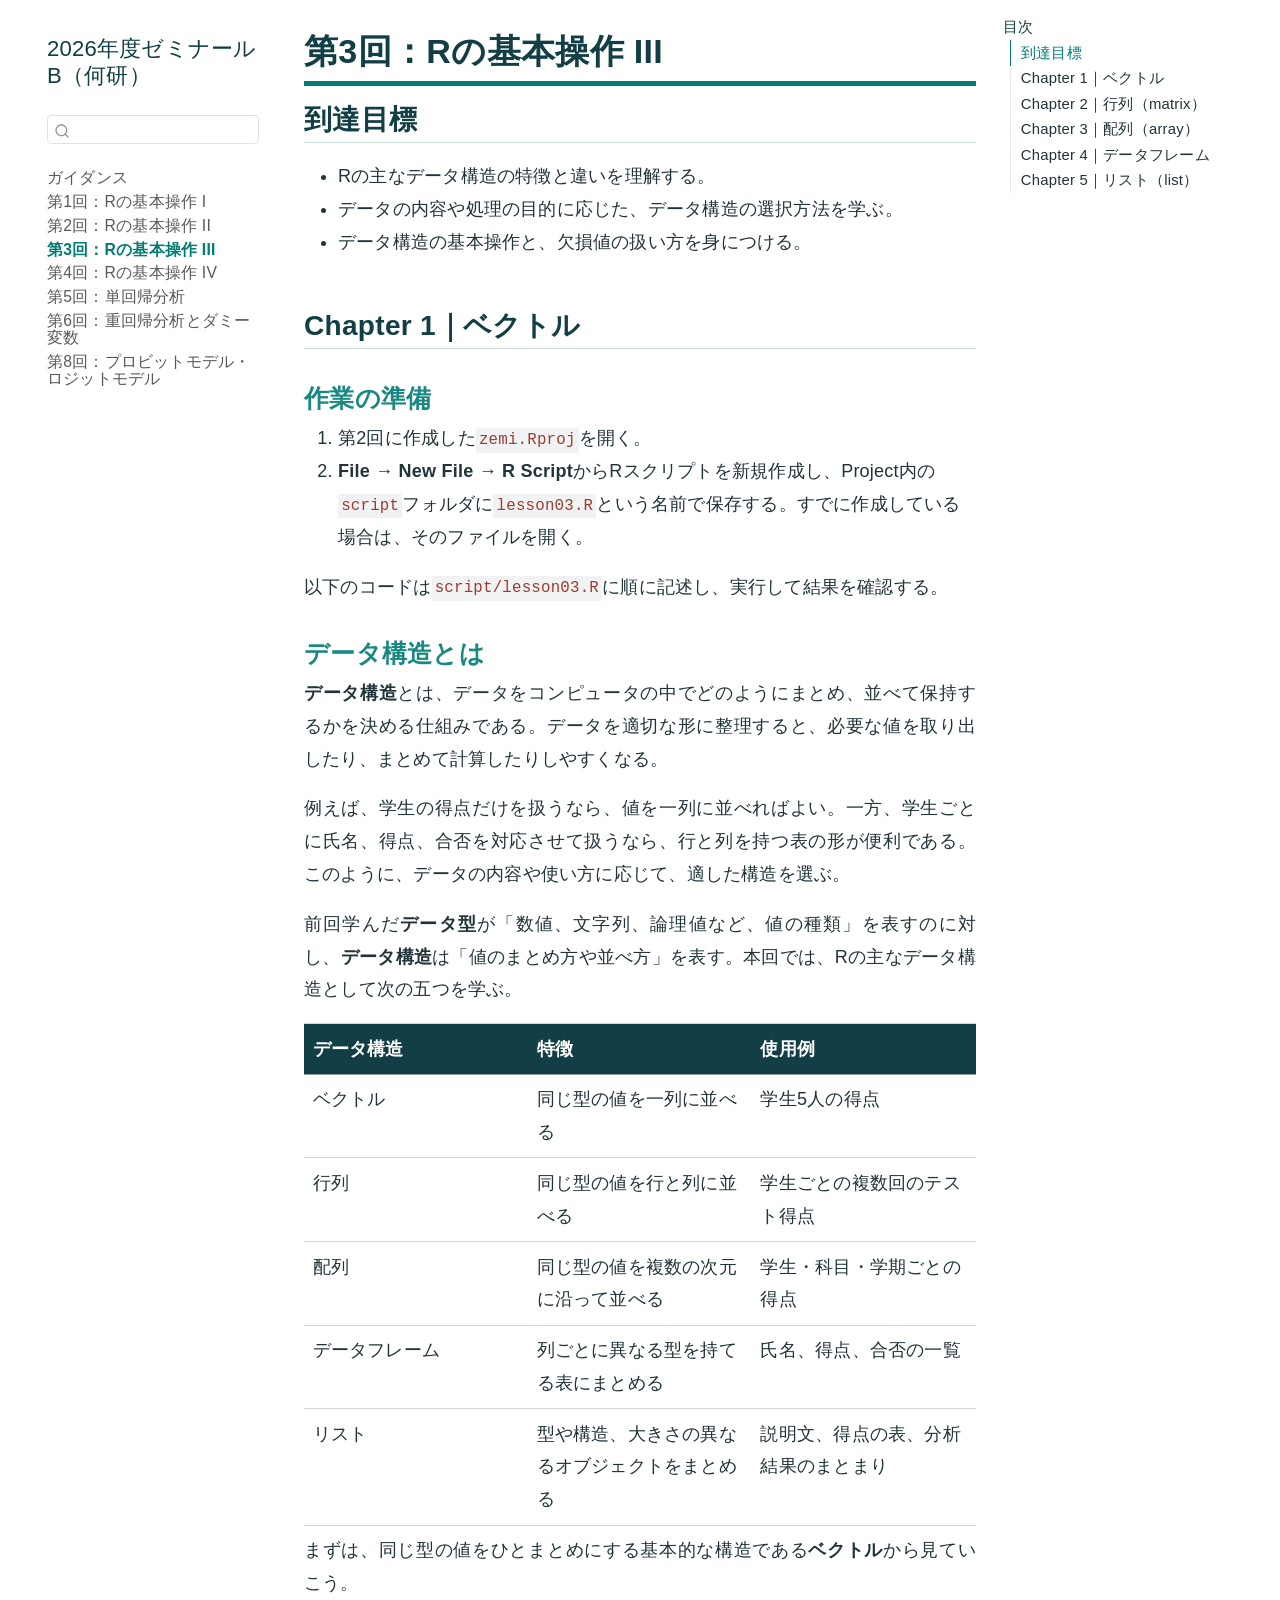
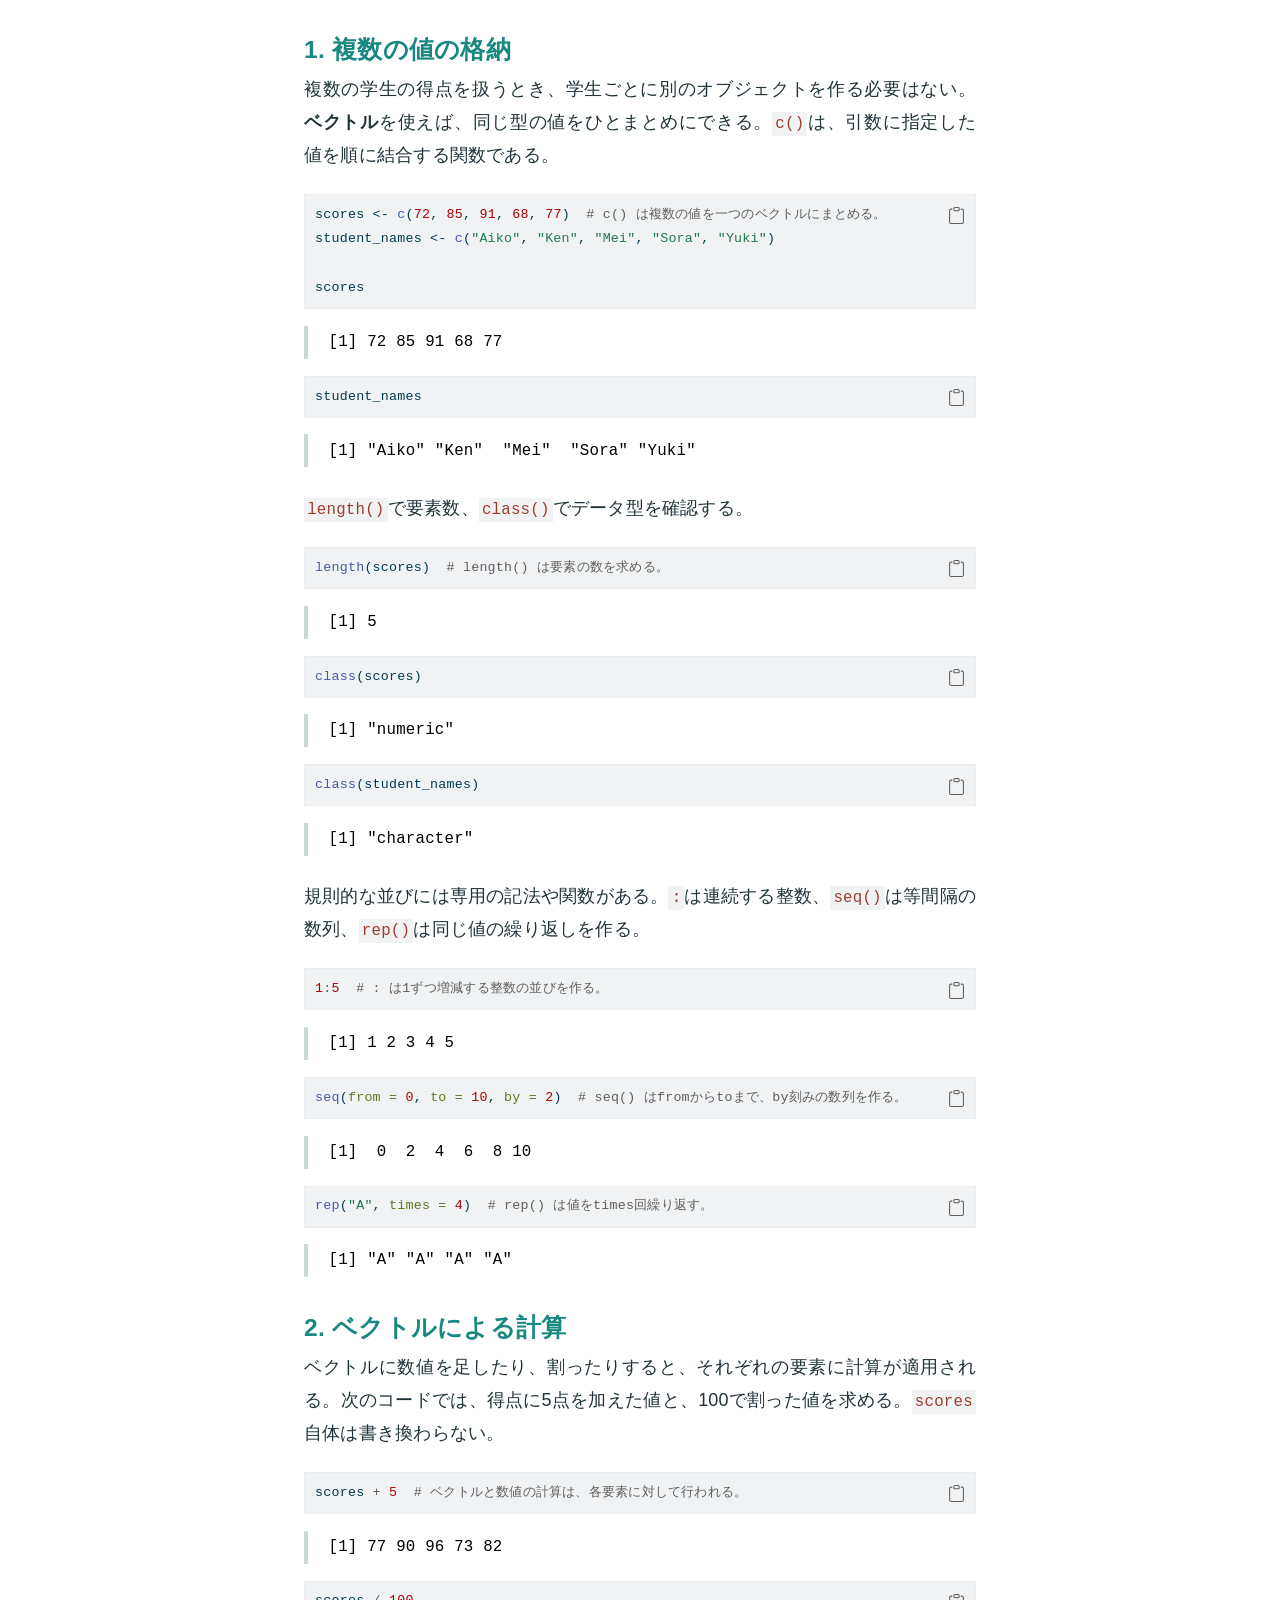
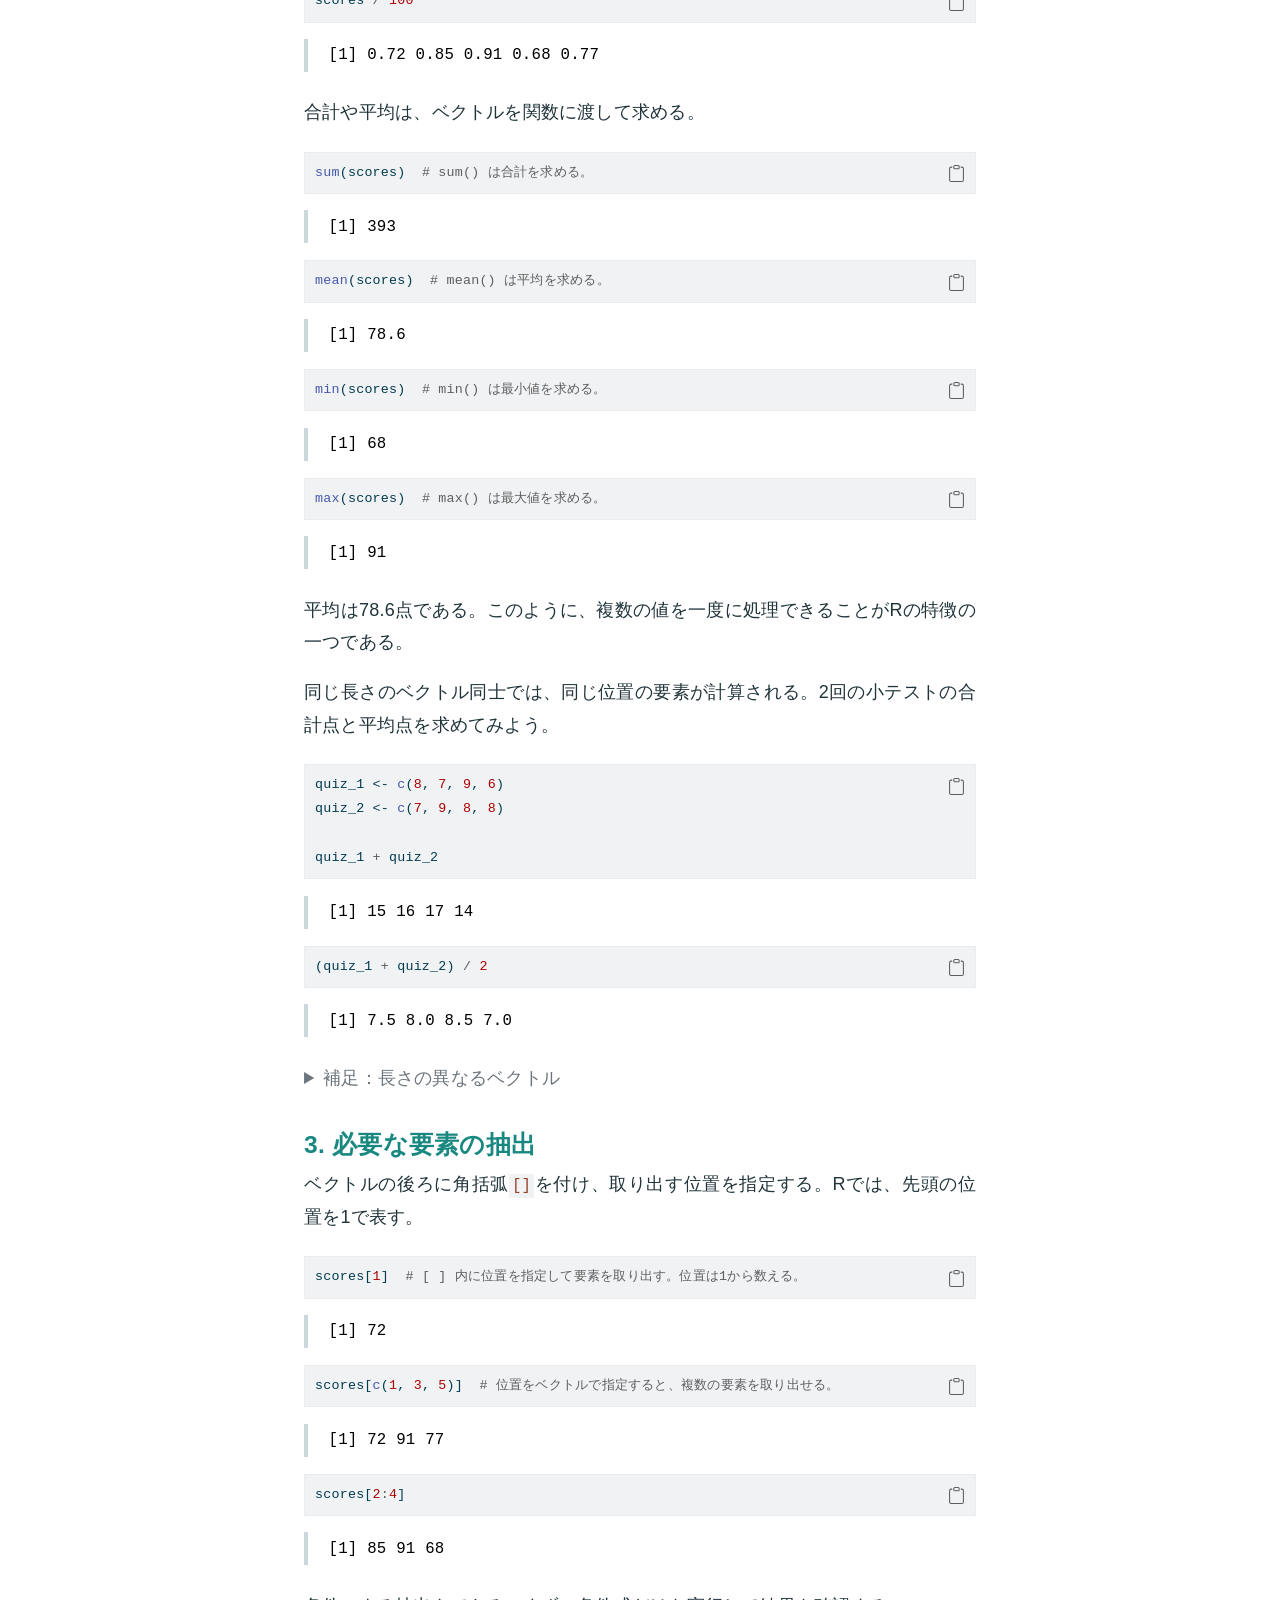
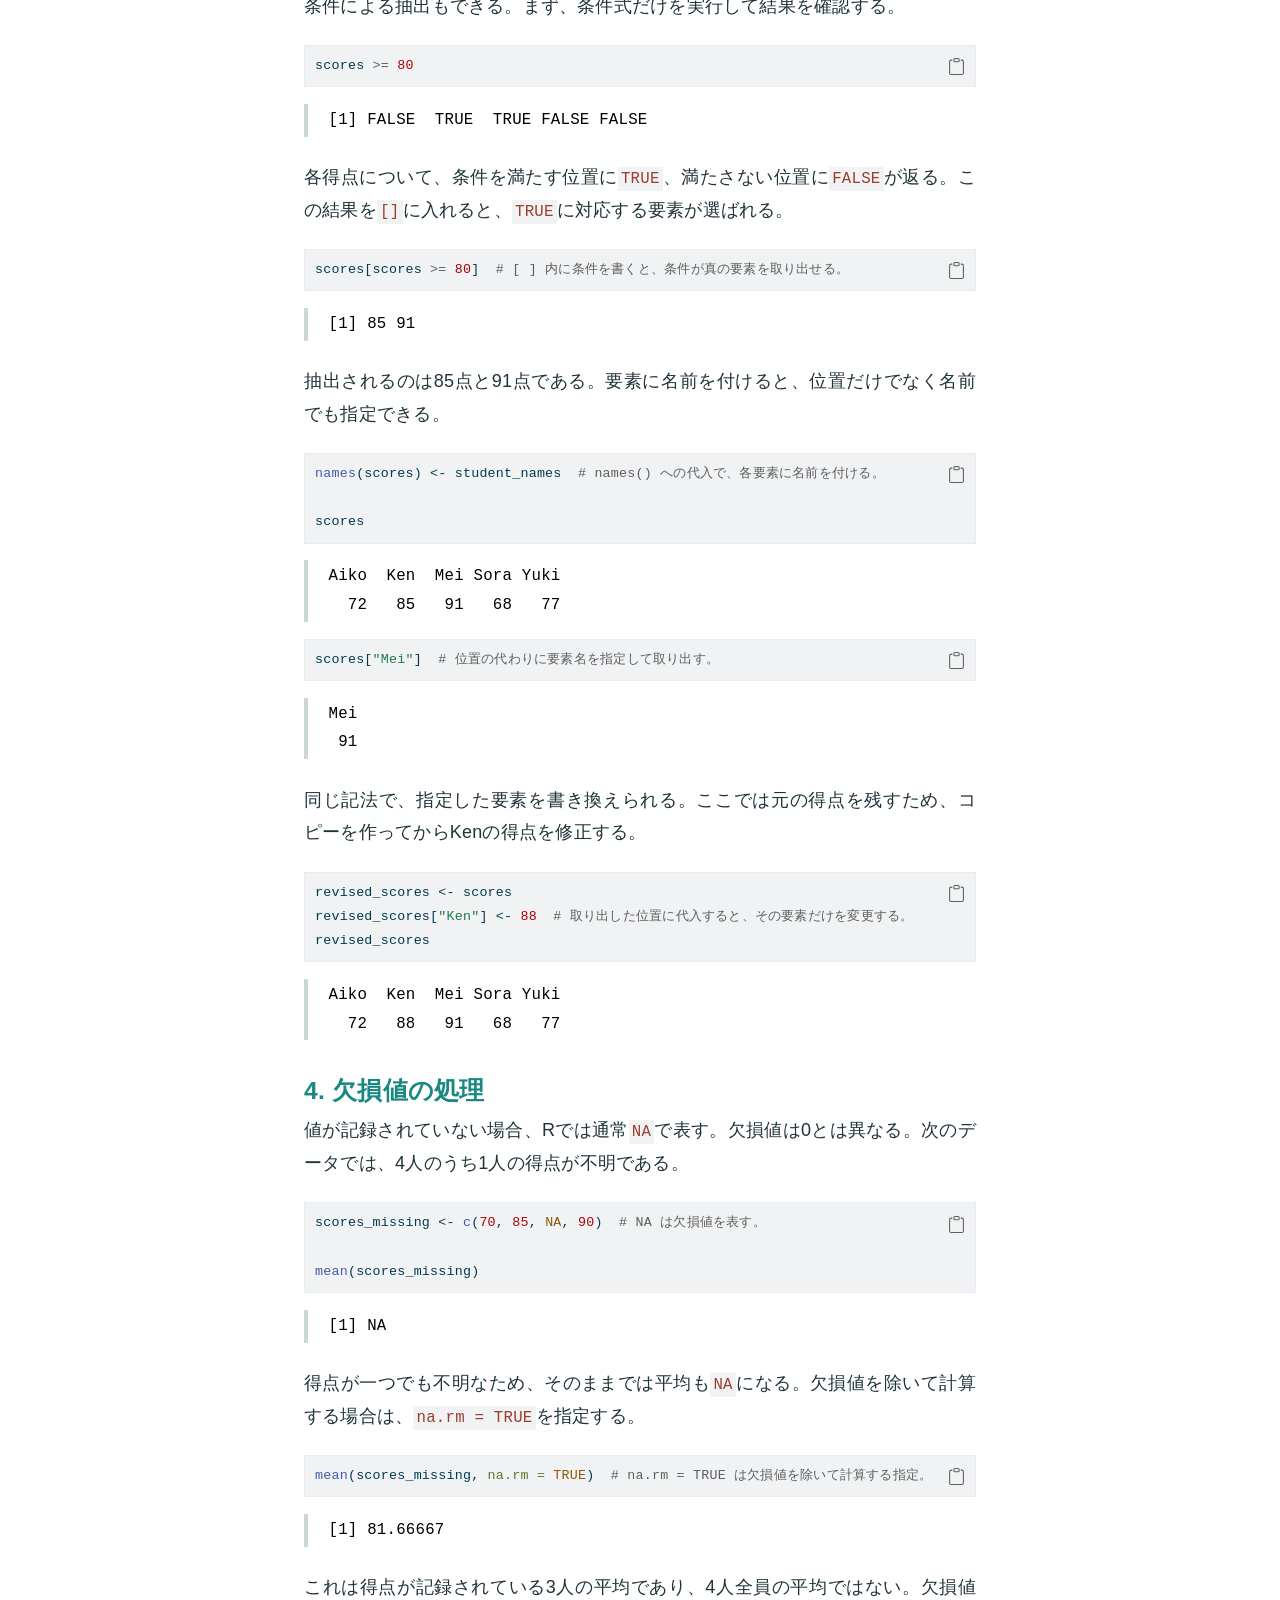
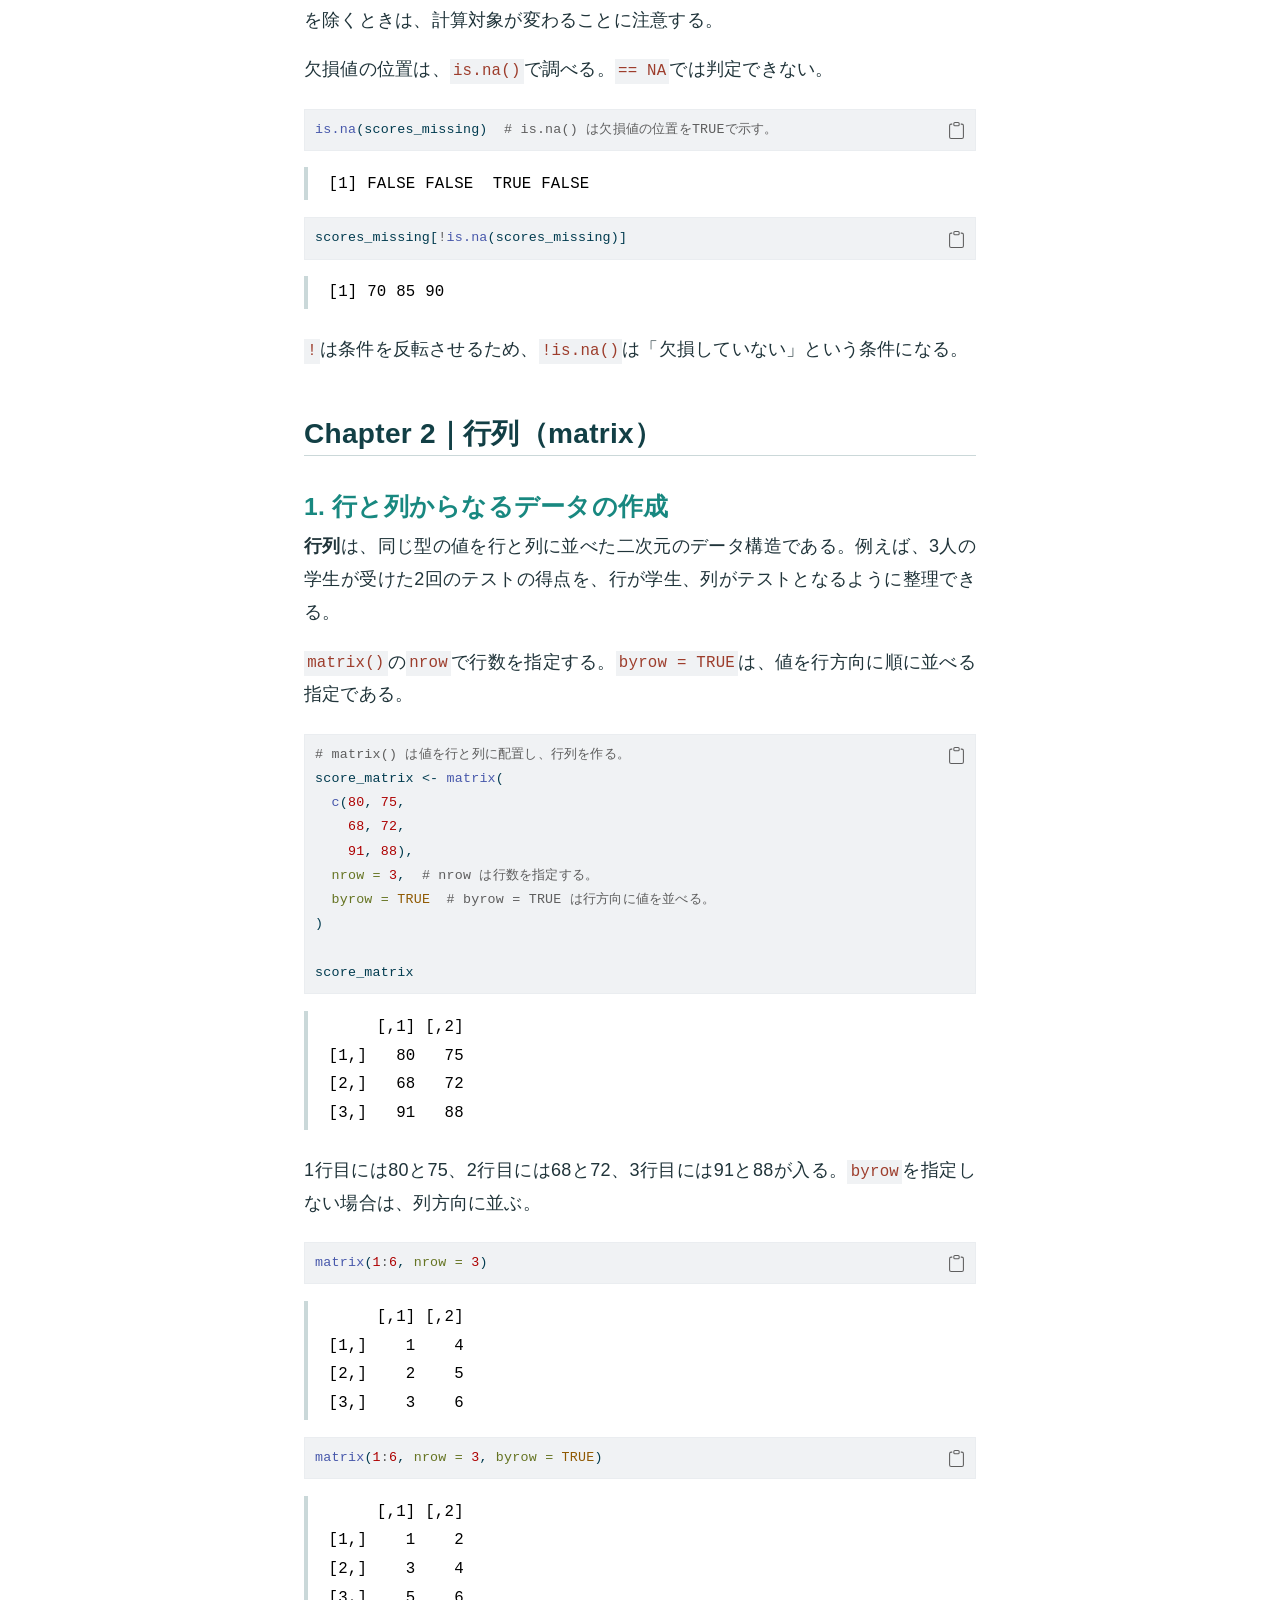
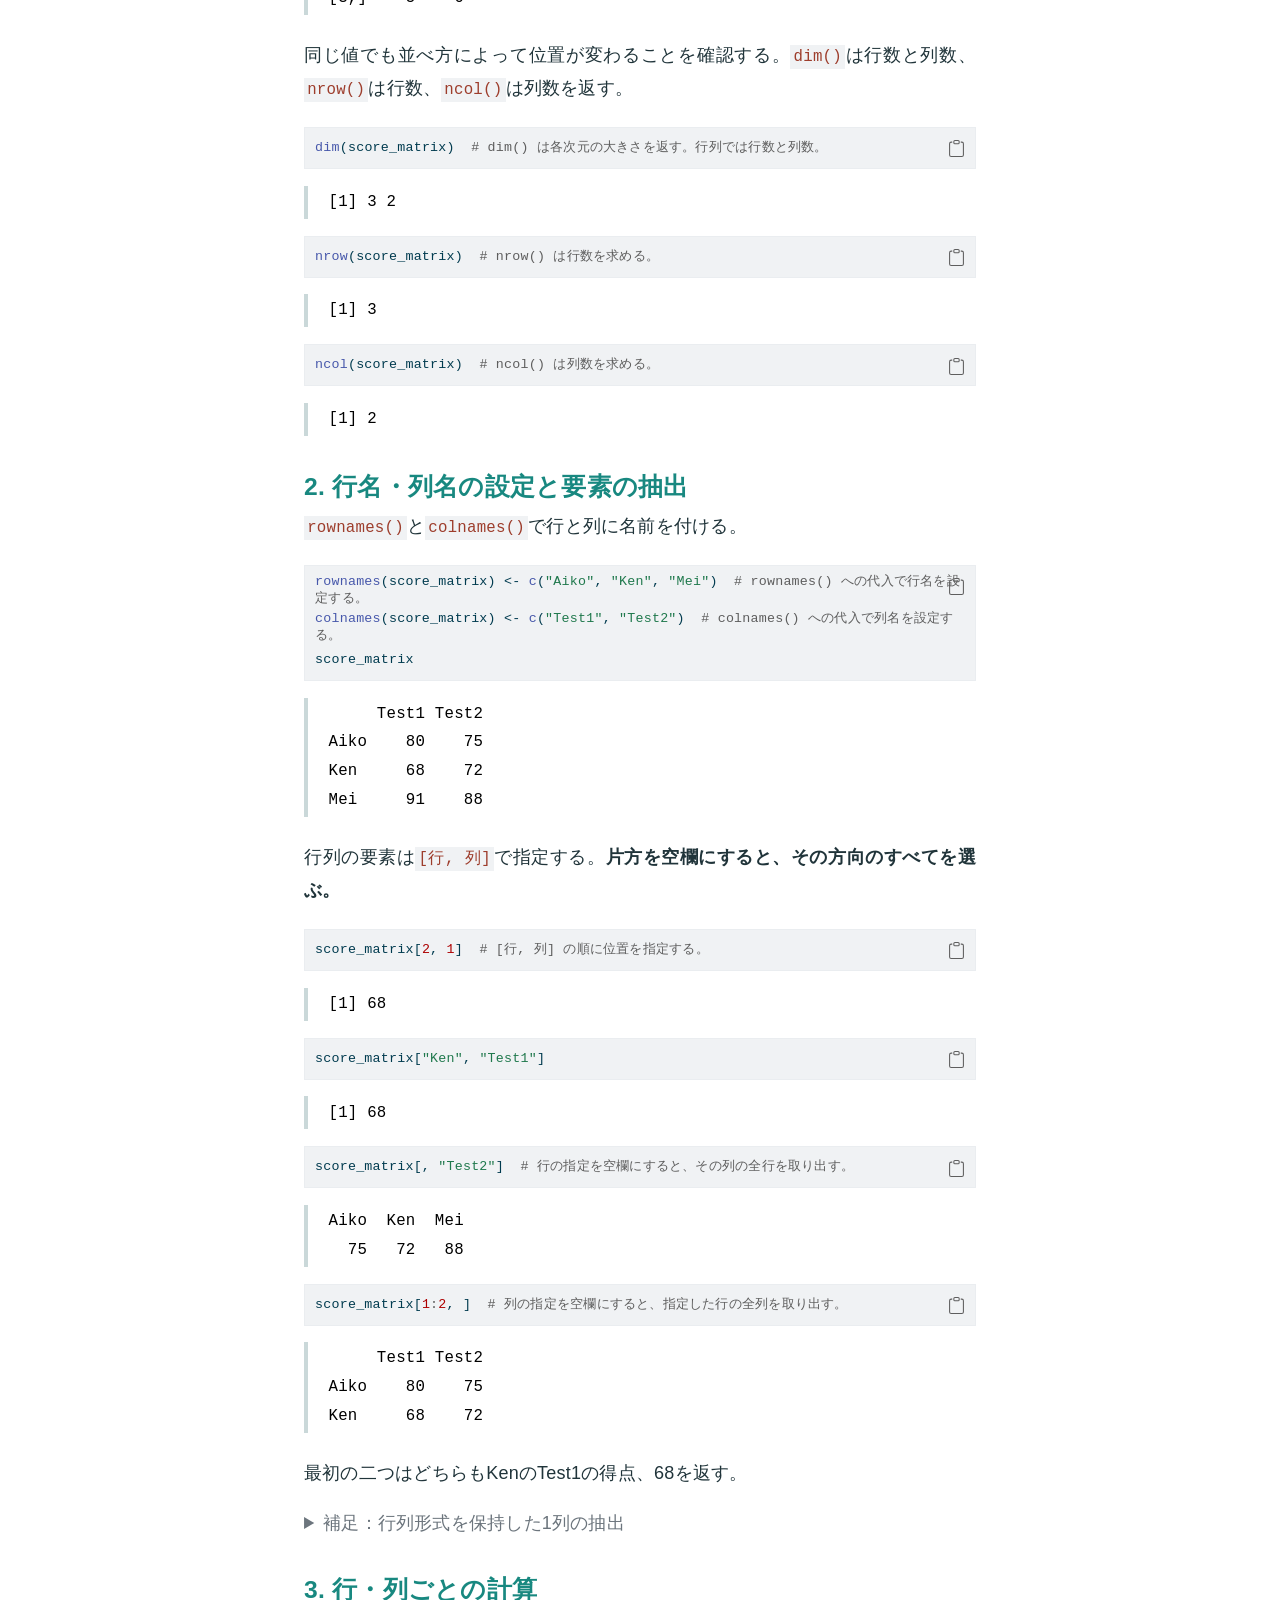
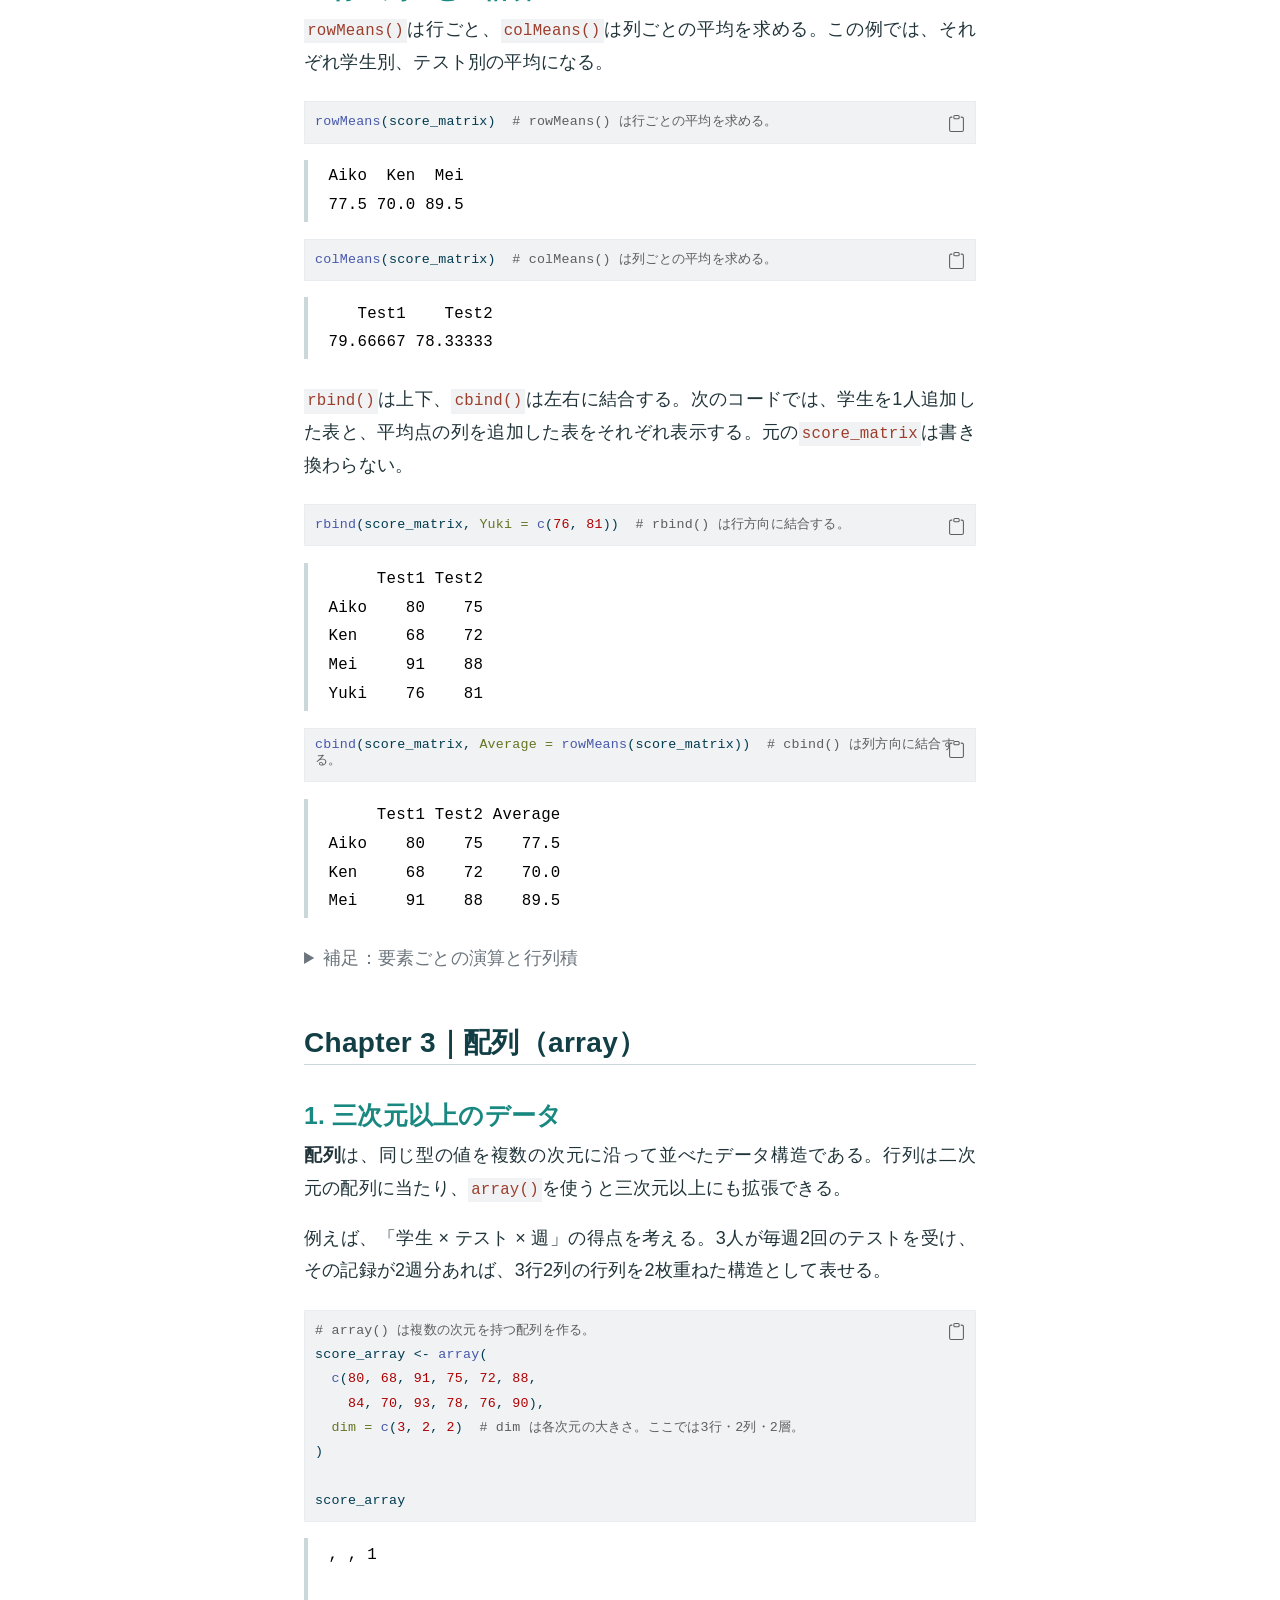
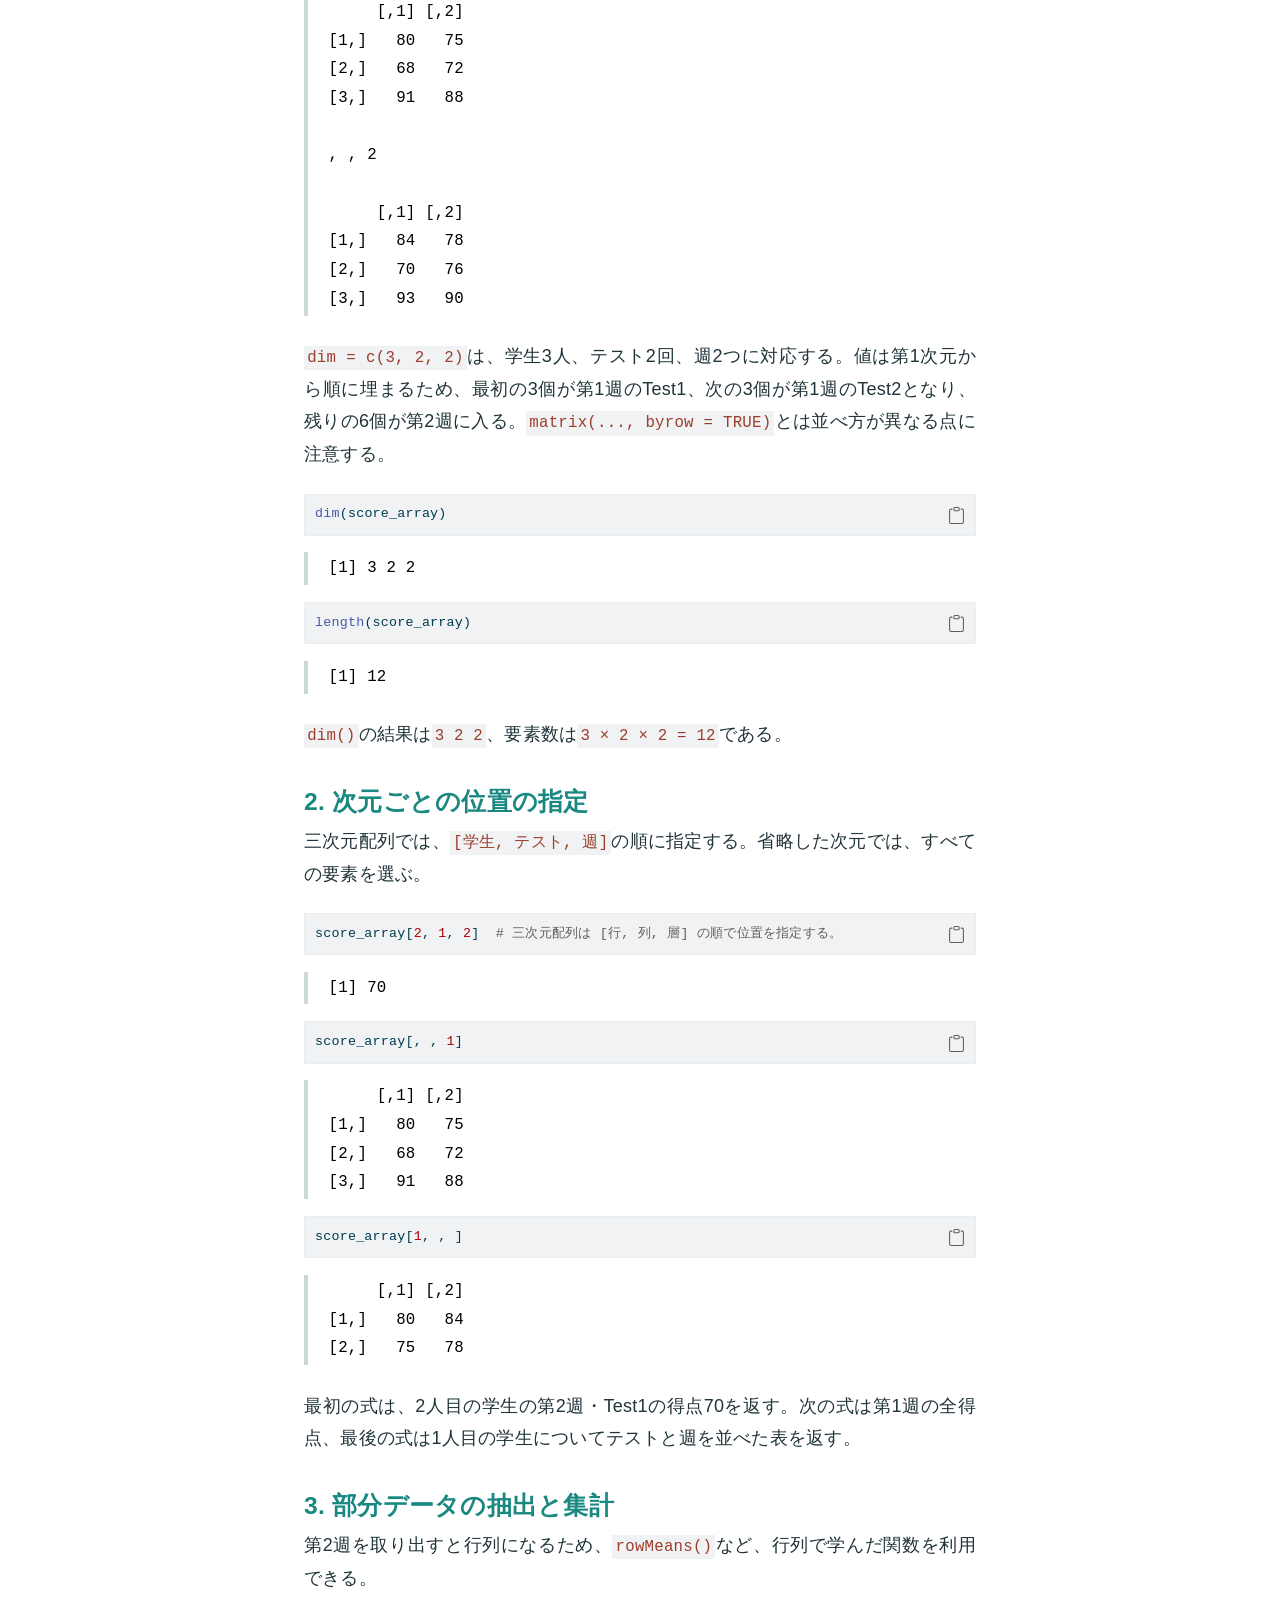
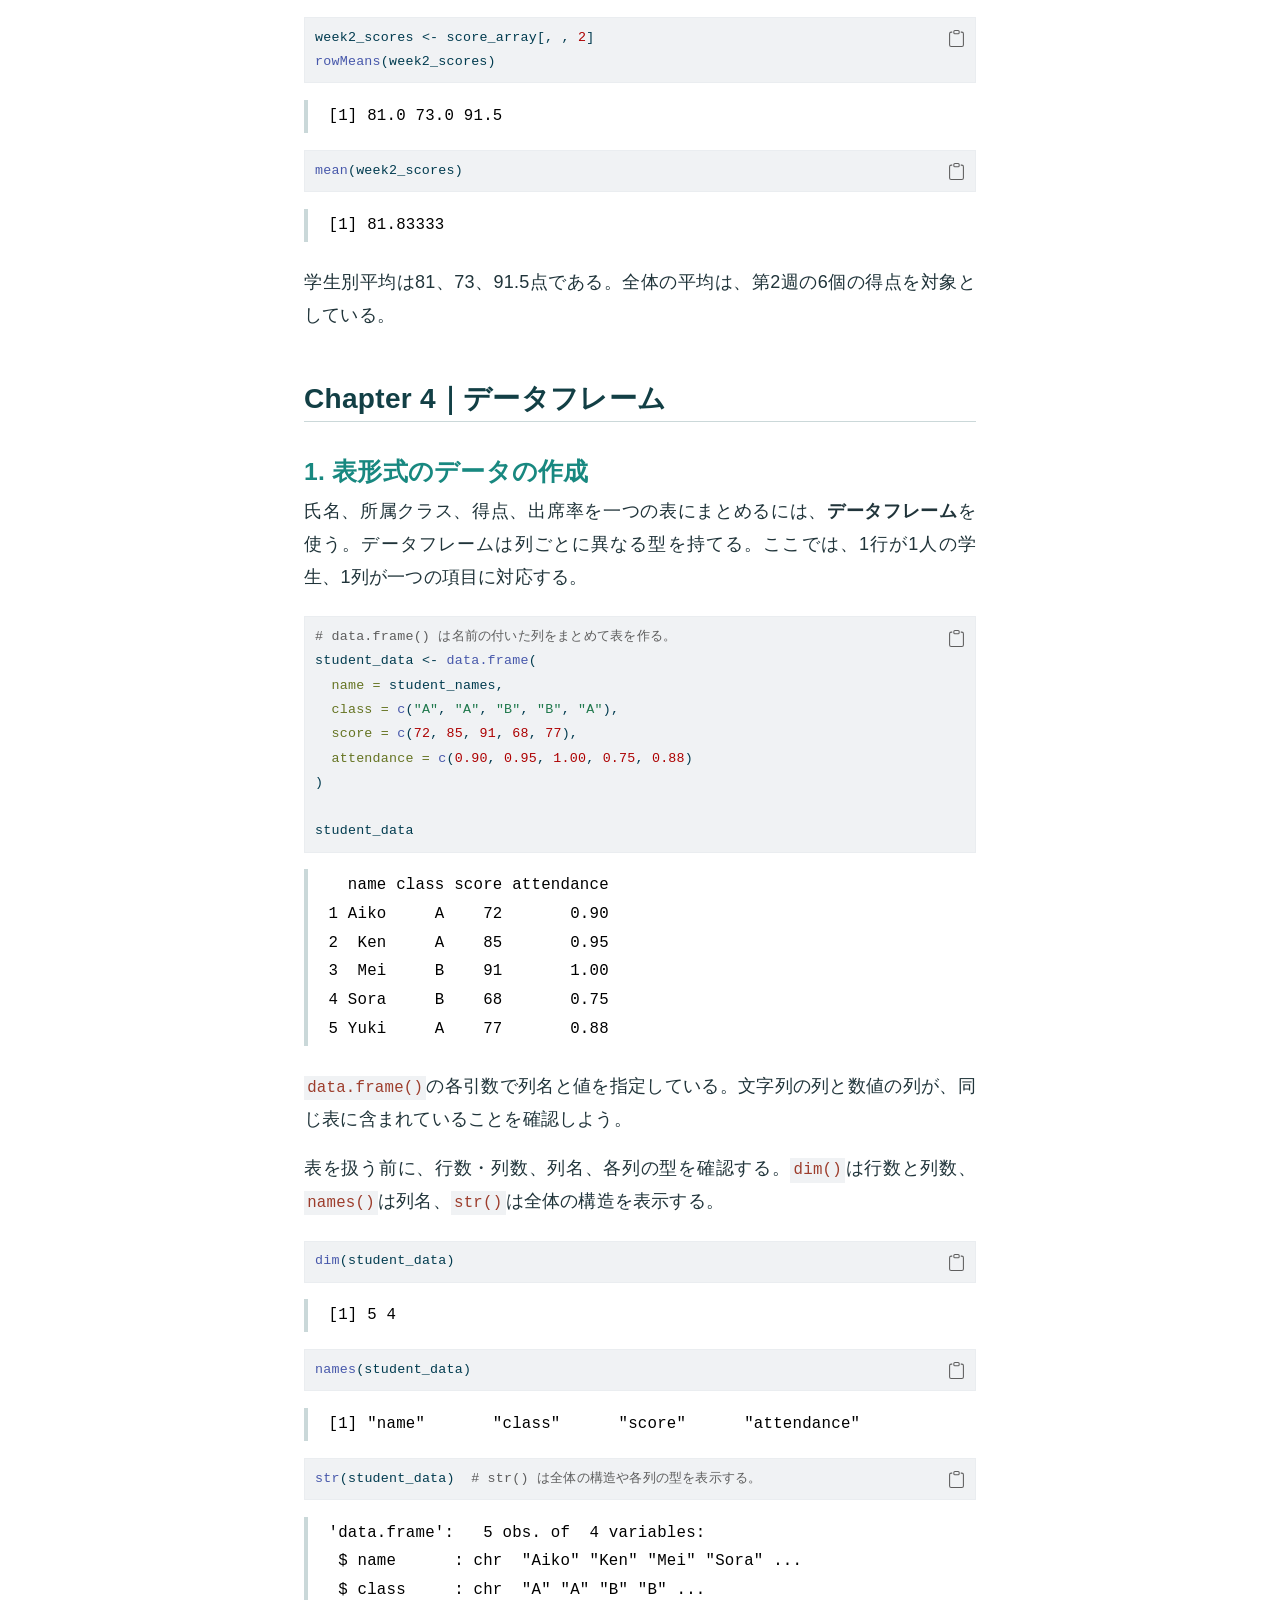
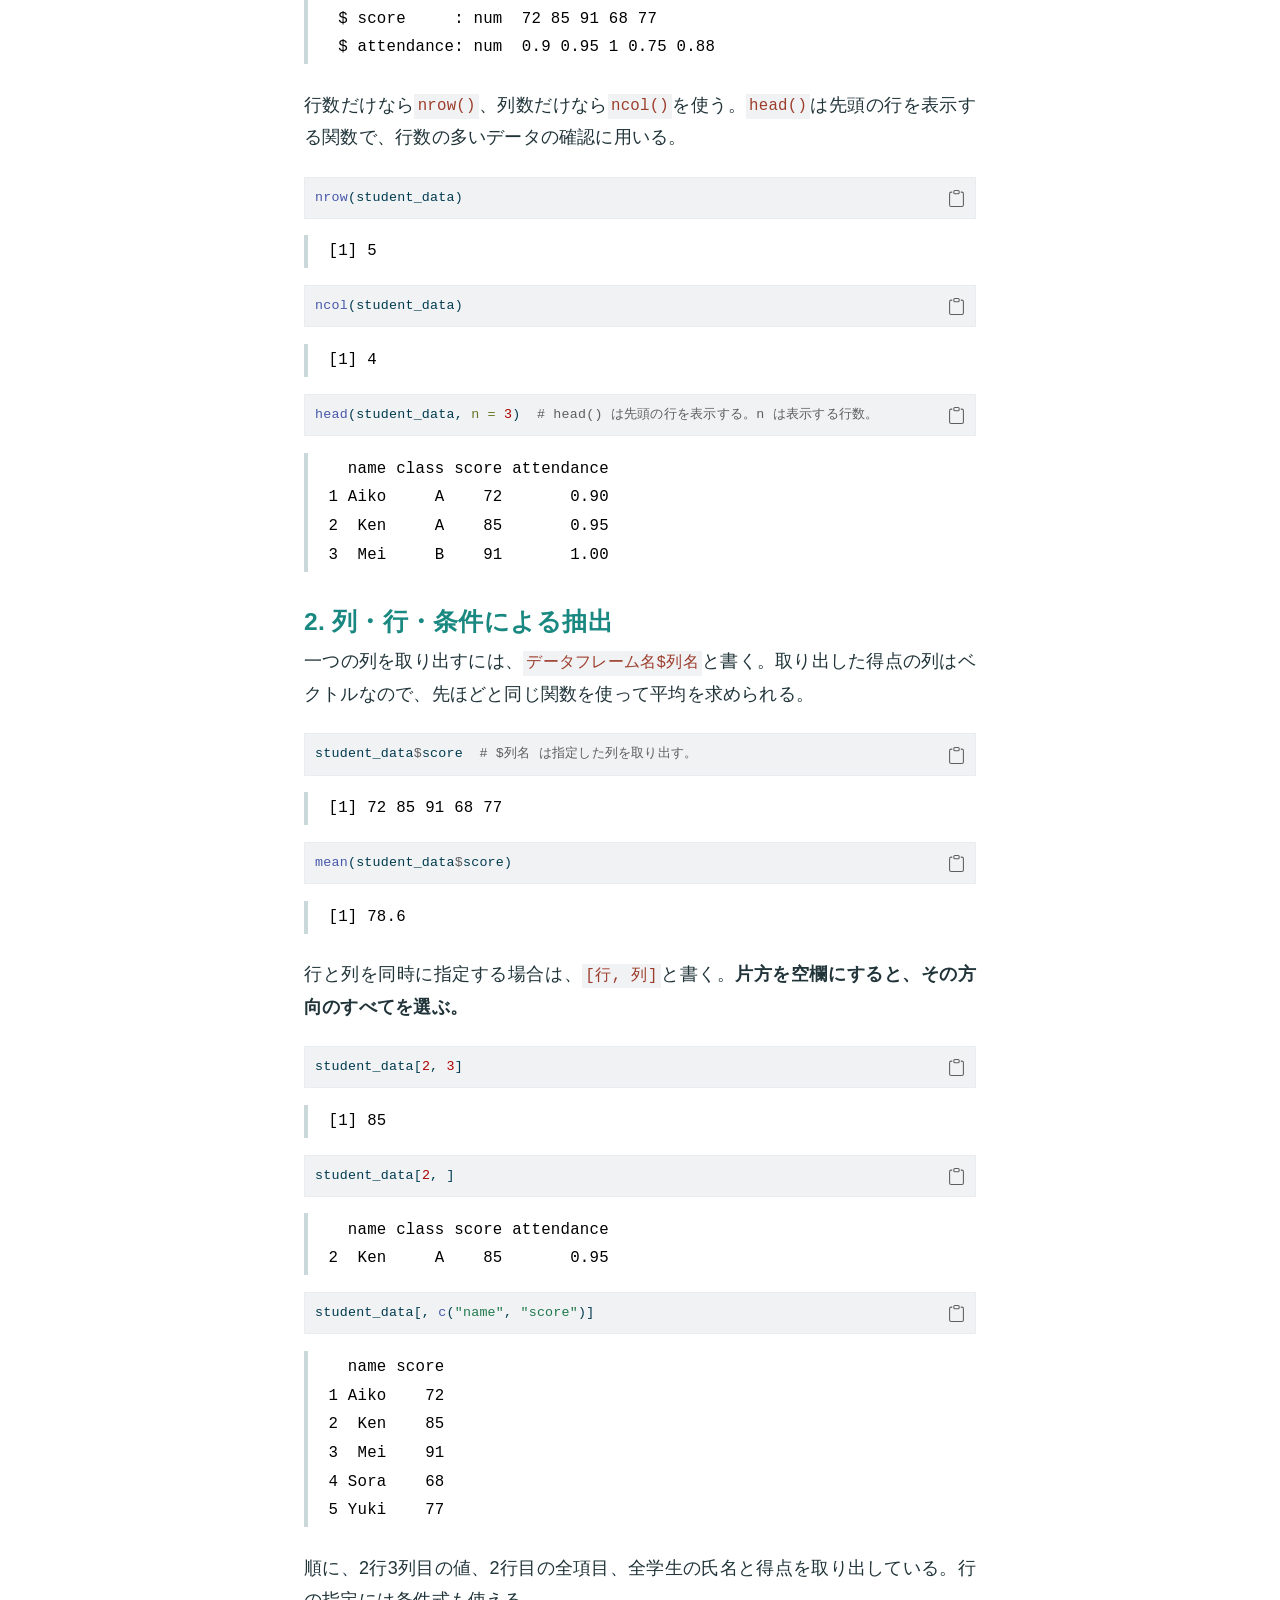
<file: lessons/03/index.html>
<!DOCTYPE html>
<html xmlns="http://www.w3.org/1999/xhtml" lang="ja" xml:lang="ja"><head>

<meta charset="utf-8">
<meta name="generator" content="quarto-1.10.18">

<meta name="viewport" content="width=device-width, initial-scale=1.0, user-scalable=yes">


<title>第3回：Rの基本操作 III – 2026年度ゼミナールB（何研）</title>
<style>
/* Default styles provided by pandoc.
** See https://pandoc.org/MANUAL.html#variables-for-html for config info.
*/
span.smallcaps{font-variant: small-caps;}
div.columns{display: flex; gap: 1.5em;}
div.column{flex: auto;}
@media screen {
div.columns{gap: min(4vw, 1.5em);}
div.column{overflow-x: auto;}
}
div.hanging-indent{margin-left: 1.5em; text-indent: -1.5em;}
ul.task-list{list-style: none;}
ul.task-list li input[type="checkbox"] {
  width: 0.8em;
  margin: 0 0.8em 0.2em -1em; /* quarto-specific, see https://github.com/quarto-dev/quarto-cli/issues/4556 */ 
  vertical-align: middle;
}
/* CSS for syntax highlighting */
html { -webkit-text-size-adjust: 100%; }
pre > code.sourceCode { white-space: pre; position: relative; }
pre > code.sourceCode > span { display: inline-block; line-height: 1.25; }
pre > code.sourceCode > span:empty { height: 1.2em; }
.sourceCode { overflow: visible; }
code.sourceCode > span { color: inherit; text-decoration: inherit; }
div.sourceCode { margin: 1em 0; }
pre.sourceCode { margin: 0; }
@media screen {
div.sourceCode { overflow: auto; }
}
@media print {
pre > code.sourceCode { white-space: pre-wrap; }
pre > code.sourceCode > span { text-indent: -5em; padding-left: 5em; }
}
pre.numberSource code
  { counter-reset: source-line 0; }
pre.numberSource code > span
  { position: relative; left: -4em; counter-increment: source-line; }
pre.numberSource code > span > a:first-child::before
  { content: counter(source-line);
    position: relative; left: -1em; text-align: right; vertical-align: baseline;
    border: none; display: inline-block;
    -webkit-touch-callout: none; -webkit-user-select: none;
    -khtml-user-select: none; -moz-user-select: none;
    -ms-user-select: none; user-select: none;
    padding: 0 4px; width: 4em;
  }
pre.numberSource { margin-left: 3em;  padding-left: 4px; }
div.sourceCode
  {   }
@media screen {
pre > code.sourceCode > span > a:first-child::before { text-decoration: underline; }
}
</style>


<script src="../../site_libs/quarto-nav/quarto-nav.js"></script>
<script src="../../site_libs/quarto-nav/headroom.min.js"></script>
<script src="../../site_libs/clipboard/clipboard.min.js"></script>
<script src="../../site_libs/quarto-search/autocomplete.umd.js"></script>
<script src="../../site_libs/quarto-search/fuse.min.js"></script>
<script src="../../site_libs/quarto-search/quarto-search.js"></script>
<meta name="quarto:offset" content="../../">
<link href="../../lessons/04/index.html" rel="next">
<link href="../../lessons/02/index.html" rel="prev">
<script src="../../site_libs/quarto-html/quarto.js" type="module"></script>
<script src="../../site_libs/quarto-html/tabsets/tabsets.js" type="module"></script>
<script src="../../site_libs/quarto-html/popper.min.js"></script>
<script src="../../site_libs/quarto-html/tippy.umd.min.js"></script>
<script src="../../site_libs/quarto-html/anchor.min.js"></script>
<link href="../../site_libs/quarto-html/tippy.css" rel="stylesheet">
<link href="../../site_libs/quarto-html/quarto-syntax-highlighting-37294f0e61b532b0f7ebd5ccc0471b30.css" rel="stylesheet" id="quarto-text-highlighting-styles">
<script src="../../site_libs/bootstrap/bootstrap.min.js"></script>
<link href="../../site_libs/bootstrap/bootstrap-icons.css" rel="stylesheet">
<link href="../../site_libs/bootstrap/bootstrap-3d267d0c02e25bc1992225f3c2089ba0.min.css" rel="stylesheet" append-hash="true" id="quarto-bootstrap" data-mode="light">
<script id="quarto-search-options" type="application/json">{
  "location": "sidebar",
  "copy-button": false,
  "collapse-after": 3,
  "panel-placement": "start",
  "type": "textbox",
  "limit": 50,
  "keyboard-shortcut": [
    "f",
    "/",
    "s"
  ],
  "language": {
    "search-no-results-text": "一致なし",
    "search-matching-documents-text": "一致した文書",
    "search-copy-link-title": "検索へのリンクをコピー",
    "search-hide-matches-text": "追加の検索結果を非表示",
    "search-more-match-text": "追加の検索結果",
    "search-more-matches-text": "追加の検索結果",
    "search-clear-button-title": "消去",
    "search-text-placeholder": "",
    "search-detached-cancel-button-title": "取消",
    "search-submit-button-title": "検索",
    "search-label": "サーチ"
  }
}</script>
<style>html{ scroll-behavior: smooth; }</style>


</head>

<body class="nav-sidebar floating quarto-light">

<div id="quarto-search-results"></div>
  <header id="quarto-header" class="headroom fixed-top">
  <nav class="quarto-secondary-nav">
    <div class="container-fluid d-flex">
      <button type="button" class="quarto-btn-toggle btn" data-bs-toggle="collapse" role="button" data-bs-target=".quarto-sidebar-collapse-item" aria-controls="quarto-sidebar" aria-expanded="false" aria-label="サイドバーを切り替える" onclick="if (window.quartoToggleHeadroom) { window.quartoToggleHeadroom(); }">
        <i class="bi bi-layout-text-sidebar-reverse"></i>
      </button>
        <nav class="quarto-page-breadcrumbs" aria-label="breadcrumb"><ol class="breadcrumb"><li class="breadcrumb-item"><a href="../../lessons/03/index.html">第3回：Rの基本操作 III</a></li></ol></nav>
        <a class="flex-grow-1" role="navigation" data-bs-toggle="collapse" data-bs-target=".quarto-sidebar-collapse-item" aria-controls="quarto-sidebar" aria-expanded="false" aria-label="サイドバーを切り替える" onclick="if (window.quartoToggleHeadroom) { window.quartoToggleHeadroom(); }">      
        </a>
      <button type="button" class="btn quarto-search-button" aria-label="サーチ" onclick="window.quartoOpenSearch();">
        <i class="bi bi-search"></i>
      </button>
    </div>
  </nav>
</header>
<!-- content -->
<div id="quarto-content" class="quarto-container page-columns page-rows-contents page-layout-article">
<!-- sidebar -->
  <nav id="quarto-sidebar" class="sidebar collapse collapse-horizontal quarto-sidebar-collapse-item sidebar-navigation floating overflow-auto">
    <div class="pt-lg-2 mt-2 text-left sidebar-header">
    <div class="sidebar-title mb-0 py-0">
      <a href="../../">2026年度ゼミナールB（何研）</a> 
    </div>
      </div>
        <div class="mt-2 flex-shrink-0 align-items-center">
        <div class="sidebar-search">
        <div id="quarto-search" class="" title="サーチ"></div>
        </div>
        </div>
    <div class="sidebar-menu-container"> 
    <ul class="list-unstyled mt-1">
        <li class="sidebar-item">
  <div class="sidebar-item-container"> 
  <a href="../../index.html" class="sidebar-item-text sidebar-link">
 <span class="menu-text">ガイダンス</span></a>
  </div>
</li>
        <li class="sidebar-item">
  <div class="sidebar-item-container"> 
  <a href="../../lessons/01/index.html" class="sidebar-item-text sidebar-link">
 <span class="menu-text">第1回：Rの基本操作 I</span></a>
  </div>
</li>
        <li class="sidebar-item">
  <div class="sidebar-item-container"> 
  <a href="../../lessons/02/index.html" class="sidebar-item-text sidebar-link">
 <span class="menu-text">第2回：Rの基本操作 II</span></a>
  </div>
</li>
        <li class="sidebar-item">
  <div class="sidebar-item-container"> 
  <a href="../../lessons/03/index.html" class="sidebar-item-text sidebar-link active">
 <span class="menu-text">第3回：Rの基本操作 III</span></a>
  </div>
</li>
        <li class="sidebar-item">
  <div class="sidebar-item-container"> 
  <a href="../../lessons/04/index.html" class="sidebar-item-text sidebar-link">
 <span class="menu-text">第4回：Rの基本操作 IV</span></a>
  </div>
</li>
        <li class="sidebar-item">
  <div class="sidebar-item-container"> 
  <a href="../../lessons/05/index.html" class="sidebar-item-text sidebar-link">
 <span class="menu-text">第5回：単回帰分析</span></a>
  </div>
</li>
        <li class="sidebar-item">
  <div class="sidebar-item-container"> 
  <a href="../../lessons/06/index.html" class="sidebar-item-text sidebar-link">
 <span class="menu-text">第6回：重回帰分析とダミー変数</span></a>
  </div>
</li>
        <li class="sidebar-item">
  <div class="sidebar-item-container"> 
  <a href="../../lessons/08/index.html" class="sidebar-item-text sidebar-link">
 <span class="menu-text">第8回：プロビットモデル・ロジットモデル</span></a>
  </div>
</li>
    </ul>
    </div>
</nav>
<div id="quarto-sidebar-glass" class="quarto-sidebar-collapse-item" data-bs-toggle="collapse" data-bs-target=".quarto-sidebar-collapse-item"></div>
<!-- margin-sidebar -->
    <div id="quarto-margin-sidebar" class="sidebar margin-sidebar">
        <nav id="TOC" role="doc-toc" class="toc-active">
    <h2 id="toc-title">目次</h2>
   
  <ul>
  <li><a href="#到達目標" id="toc-到達目標" class="nav-link active" data-scroll-target="#到達目標">到達目標</a></li>
  <li><a href="#chapter-1ベクトル" id="toc-chapter-1ベクトル" class="nav-link" data-scroll-target="#chapter-1ベクトル">Chapter 1｜ベクトル</a>
  <ul class="collapse">
  <li><a href="#作業の準備" id="toc-作業の準備" class="nav-link" data-scroll-target="#作業の準備">作業の準備</a></li>
  <li><a href="#データ構造とは" id="toc-データ構造とは" class="nav-link" data-scroll-target="#データ構造とは">データ構造とは</a></li>
  <li><a href="#複数の値の格納" id="toc-複数の値の格納" class="nav-link" data-scroll-target="#複数の値の格納">1. 複数の値の格納</a></li>
  <li><a href="#ベクトルによる計算" id="toc-ベクトルによる計算" class="nav-link" data-scroll-target="#ベクトルによる計算">2. ベクトルによる計算</a></li>
  <li><a href="#必要な要素の抽出" id="toc-必要な要素の抽出" class="nav-link" data-scroll-target="#必要な要素の抽出">3. 必要な要素の抽出</a></li>
  <li><a href="#欠損値の処理" id="toc-欠損値の処理" class="nav-link" data-scroll-target="#欠損値の処理">4. 欠損値の処理</a></li>
  </ul></li>
  <li><a href="#chapter-2行列matrix" id="toc-chapter-2行列matrix" class="nav-link" data-scroll-target="#chapter-2行列matrix">Chapter 2｜行列（matrix）</a>
  <ul class="collapse">
  <li><a href="#行と列からなるデータの作成" id="toc-行と列からなるデータの作成" class="nav-link" data-scroll-target="#行と列からなるデータの作成">1. 行と列からなるデータの作成</a></li>
  <li><a href="#行名列名の設定と要素の抽出" id="toc-行名列名の設定と要素の抽出" class="nav-link" data-scroll-target="#行名列名の設定と要素の抽出">2. 行名・列名の設定と要素の抽出</a></li>
  <li><a href="#行列ごとの計算" id="toc-行列ごとの計算" class="nav-link" data-scroll-target="#行列ごとの計算">3. 行・列ごとの計算</a></li>
  </ul></li>
  <li><a href="#chapter-3配列array" id="toc-chapter-3配列array" class="nav-link" data-scroll-target="#chapter-3配列array">Chapter 3｜配列（array）</a>
  <ul class="collapse">
  <li><a href="#三次元以上のデータ" id="toc-三次元以上のデータ" class="nav-link" data-scroll-target="#三次元以上のデータ">1. 三次元以上のデータ</a></li>
  <li><a href="#次元ごとの位置の指定" id="toc-次元ごとの位置の指定" class="nav-link" data-scroll-target="#次元ごとの位置の指定">2. 次元ごとの位置の指定</a></li>
  <li><a href="#部分データの抽出と集計" id="toc-部分データの抽出と集計" class="nav-link" data-scroll-target="#部分データの抽出と集計">3. 部分データの抽出と集計</a></li>
  </ul></li>
  <li><a href="#chapter-4データフレーム" id="toc-chapter-4データフレーム" class="nav-link" data-scroll-target="#chapter-4データフレーム">Chapter 4｜データフレーム</a>
  <ul class="collapse">
  <li><a href="#表形式のデータの作成" id="toc-表形式のデータの作成" class="nav-link" data-scroll-target="#表形式のデータの作成">1. 表形式のデータの作成</a></li>
  <li><a href="#列行条件による抽出" id="toc-列行条件による抽出" class="nav-link" data-scroll-target="#列行条件による抽出">2. 列・行・条件による抽出</a></li>
  <li><a href="#列の追加" id="toc-列の追加" class="nav-link" data-scroll-target="#列の追加">3. 列の追加</a></li>
  </ul></li>
  <li><a href="#chapter-5リストlist" id="toc-chapter-5リストlist" class="nav-link" data-scroll-target="#chapter-5リストlist">Chapter 5｜リスト（list）</a>
  <ul class="collapse">
  <li><a href="#異なる構造のデータの格納" id="toc-異なる構造のデータの格納" class="nav-link" data-scroll-target="#異なる構造のデータの格納">1. 異なる構造のデータの格納</a></li>
  <li><a href="#リストからの要素の抽出" id="toc-リストからの要素の抽出" class="nav-link" data-scroll-target="#リストからの要素の抽出">2. リストからの要素の抽出</a></li>
  <li><a href="#要素の追加" id="toc-要素の追加" class="nav-link" data-scroll-target="#要素の追加">3. 要素の追加</a></li>
  </ul></li>
  </ul>
</nav>
    </div>
<!-- main -->
<main class="content" id="quarto-document-content">

<header id="title-block-header" class="quarto-title-block default">
<div class="quarto-title">
<h1 class="title">第3回：Rの基本操作 III</h1>
</div>



<div class="quarto-title-meta">

    
  
    
  </div>
  


</header>


<section id="到達目標" class="level2">
<h2 class="anchored" data-anchor-id="到達目標">到達目標</h2>
<ul>
<li>Rの主なデータ構造の特徴と違いを理解する。</li>
<li>データの内容や処理の目的に応じた、データ構造の選択方法を学ぶ。</li>
<li>データ構造の基本操作と、欠損値の扱い方を身につける。</li>
</ul>
</section>
<section id="chapter-1ベクトル" class="level2">
<h2 class="anchored" data-anchor-id="chapter-1ベクトル">Chapter 1｜ベクトル</h2>
<section id="作業の準備" class="level3">
<h3 class="anchored" data-anchor-id="作業の準備">作業の準備</h3>
<ol type="1">
<li>第2回に作成した<code>zemi.Rproj</code>を開く。</li>
<li><strong>File → New File → R Script</strong>からRスクリプトを新規作成し、Project内の<code>script</code>フォルダに<code>lesson03.R</code>という名前で保存する。すでに作成している場合は、そのファイルを開く。</li>
</ol>
<p>以下のコードは<code>script/lesson03.R</code>に順に記述し、実行して結果を確認する。</p>
</section>
<section id="データ構造とは" class="level3">
<h3 class="anchored" data-anchor-id="データ構造とは">データ構造とは</h3>
<p><strong>データ構造</strong>とは、データをコンピュータの中でどのようにまとめ、並べて保持するかを決める仕組みである。データを適切な形に整理すると、必要な値を取り出したり、まとめて計算したりしやすくなる。</p>
<p>例えば、学生の得点だけを扱うなら、値を一列に並べればよい。一方、学生ごとに氏名、得点、合否を対応させて扱うなら、行と列を持つ表の形が便利である。このように、データの内容や使い方に応じて、適した構造を選ぶ。</p>
<p>前回学んだ<strong>データ型</strong>が「数値、文字列、論理値など、値の種類」を表すのに対し、<strong>データ構造</strong>は「値のまとめ方や並べ方」を表す。本回では、Rの主なデータ構造として次の五つを学ぶ。</p>
<table class="caption-top table">
<colgroup>
<col style="width: 33%">
<col style="width: 33%">
<col style="width: 33%">
</colgroup>
<thead>
<tr class="header">
<th>データ構造</th>
<th>特徴</th>
<th>使用例</th>
</tr>
</thead>
<tbody>
<tr class="odd">
<td>ベクトル</td>
<td>同じ型の値を一列に並べる</td>
<td>学生5人の得点</td>
</tr>
<tr class="even">
<td>行列</td>
<td>同じ型の値を行と列に並べる</td>
<td>学生ごとの複数回のテスト得点</td>
</tr>
<tr class="odd">
<td>配列</td>
<td>同じ型の値を複数の次元に沿って並べる</td>
<td>学生・科目・学期ごとの得点</td>
</tr>
<tr class="even">
<td>データフレーム</td>
<td>列ごとに異なる型を持てる表にまとめる</td>
<td>氏名、得点、合否の一覧</td>
</tr>
<tr class="odd">
<td>リスト</td>
<td>型や構造、大きさの異なるオブジェクトをまとめる</td>
<td>説明文、得点の表、分析結果のまとまり</td>
</tr>
</tbody>
</table>
<p>まずは、同じ型の値をひとまとめにする基本的な構造である<strong>ベクトル</strong>から見ていこう。</p>
</section>
<section id="複数の値の格納" class="level3">
<h3 class="anchored" data-anchor-id="複数の値の格納">1. 複数の値の格納</h3>
<p>複数の学生の得点を扱うとき、学生ごとに別のオブジェクトを作る必要はない。<strong>ベクトル</strong>を使えば、同じ型の値をひとまとめにできる。<code>c()</code>は、引数に指定した値を順に結合する関数である。</p>
<div class="cell">
<div class="code-copy-outer-scaffold"><div class="sourceCode cell-code" id="cb1"><pre class="sourceCode r code-with-copy"><code class="sourceCode r"><span id="cb1-1"><a href="#cb1-1" aria-hidden="true" tabindex="-1"></a>scores <span class="ot">&lt;-</span> <span class="fu">c</span>(<span class="dv">72</span>, <span class="dv">85</span>, <span class="dv">91</span>, <span class="dv">68</span>, <span class="dv">77</span>)  <span class="co"># c() は複数の値を一つのベクトルにまとめる。</span></span>
<span id="cb1-2"><a href="#cb1-2" aria-hidden="true" tabindex="-1"></a>student_names <span class="ot">&lt;-</span> <span class="fu">c</span>(<span class="st">"Aiko"</span>, <span class="st">"Ken"</span>, <span class="st">"Mei"</span>, <span class="st">"Sora"</span>, <span class="st">"Yuki"</span>)</span>
<span id="cb1-3"><a href="#cb1-3" aria-hidden="true" tabindex="-1"></a></span>
<span id="cb1-4"><a href="#cb1-4" aria-hidden="true" tabindex="-1"></a>scores</span></code></pre></div><button title="コピー" class="code-copy-button"><i class="bi"></i></button></div>
<div class="cell-output cell-output-stdout">
<pre><code>[1] 72 85 91 68 77</code></pre>
</div>
<div class="code-copy-outer-scaffold"><div class="sourceCode cell-code" id="cb3"><pre class="sourceCode r code-with-copy"><code class="sourceCode r"><span id="cb3-1"><a href="#cb3-1" aria-hidden="true" tabindex="-1"></a>student_names</span></code></pre></div><button title="コピー" class="code-copy-button"><i class="bi"></i></button></div>
<div class="cell-output cell-output-stdout">
<pre><code>[1] "Aiko" "Ken"  "Mei"  "Sora" "Yuki"</code></pre>
</div>
</div>
<p><code>length()</code>で要素数、<code>class()</code>でデータ型を確認する。</p>
<div class="cell">
<div class="code-copy-outer-scaffold"><div class="sourceCode cell-code" id="cb5"><pre class="sourceCode r code-with-copy"><code class="sourceCode r"><span id="cb5-1"><a href="#cb5-1" aria-hidden="true" tabindex="-1"></a><span class="fu">length</span>(scores)  <span class="co"># length() は要素の数を求める。</span></span></code></pre></div><button title="コピー" class="code-copy-button"><i class="bi"></i></button></div>
<div class="cell-output cell-output-stdout">
<pre><code>[1] 5</code></pre>
</div>
<div class="code-copy-outer-scaffold"><div class="sourceCode cell-code" id="cb7"><pre class="sourceCode r code-with-copy"><code class="sourceCode r"><span id="cb7-1"><a href="#cb7-1" aria-hidden="true" tabindex="-1"></a><span class="fu">class</span>(scores)</span></code></pre></div><button title="コピー" class="code-copy-button"><i class="bi"></i></button></div>
<div class="cell-output cell-output-stdout">
<pre><code>[1] "numeric"</code></pre>
</div>
<div class="code-copy-outer-scaffold"><div class="sourceCode cell-code" id="cb9"><pre class="sourceCode r code-with-copy"><code class="sourceCode r"><span id="cb9-1"><a href="#cb9-1" aria-hidden="true" tabindex="-1"></a><span class="fu">class</span>(student_names)</span></code></pre></div><button title="コピー" class="code-copy-button"><i class="bi"></i></button></div>
<div class="cell-output cell-output-stdout">
<pre><code>[1] "character"</code></pre>
</div>
</div>
<p>規則的な並びには専用の記法や関数がある。<code>:</code>は連続する整数、<code>seq()</code>は等間隔の数列、<code>rep()</code>は同じ値の繰り返しを作る。</p>
<div class="cell">
<div class="code-copy-outer-scaffold"><div class="sourceCode cell-code" id="cb11"><pre class="sourceCode r code-with-copy"><code class="sourceCode r"><span id="cb11-1"><a href="#cb11-1" aria-hidden="true" tabindex="-1"></a><span class="dv">1</span><span class="sc">:</span><span class="dv">5</span>  <span class="co"># : は1ずつ増減する整数の並びを作る。</span></span></code></pre></div><button title="コピー" class="code-copy-button"><i class="bi"></i></button></div>
<div class="cell-output cell-output-stdout">
<pre><code>[1] 1 2 3 4 5</code></pre>
</div>
<div class="code-copy-outer-scaffold"><div class="sourceCode cell-code" id="cb13"><pre class="sourceCode r code-with-copy"><code class="sourceCode r"><span id="cb13-1"><a href="#cb13-1" aria-hidden="true" tabindex="-1"></a><span class="fu">seq</span>(<span class="at">from =</span> <span class="dv">0</span>, <span class="at">to =</span> <span class="dv">10</span>, <span class="at">by =</span> <span class="dv">2</span>)  <span class="co"># seq() はfromからtoまで、by刻みの数列を作る。</span></span></code></pre></div><button title="コピー" class="code-copy-button"><i class="bi"></i></button></div>
<div class="cell-output cell-output-stdout">
<pre><code>[1]  0  2  4  6  8 10</code></pre>
</div>
<div class="code-copy-outer-scaffold"><div class="sourceCode cell-code" id="cb15"><pre class="sourceCode r code-with-copy"><code class="sourceCode r"><span id="cb15-1"><a href="#cb15-1" aria-hidden="true" tabindex="-1"></a><span class="fu">rep</span>(<span class="st">"A"</span>, <span class="at">times =</span> <span class="dv">4</span>)  <span class="co"># rep() は値をtimes回繰り返す。</span></span></code></pre></div><button title="コピー" class="code-copy-button"><i class="bi"></i></button></div>
<div class="cell-output cell-output-stdout">
<pre><code>[1] "A" "A" "A" "A"</code></pre>
</div>
</div>
</section>
<section id="ベクトルによる計算" class="level3">
<h3 class="anchored" data-anchor-id="ベクトルによる計算">2. ベクトルによる計算</h3>
<p>ベクトルに数値を足したり、割ったりすると、それぞれの要素に計算が適用される。次のコードでは、得点に5点を加えた値と、100で割った値を求める。<code>scores</code>自体は書き換わらない。</p>
<div class="cell">
<div class="code-copy-outer-scaffold"><div class="sourceCode cell-code" id="cb17"><pre class="sourceCode r code-with-copy"><code class="sourceCode r"><span id="cb17-1"><a href="#cb17-1" aria-hidden="true" tabindex="-1"></a>scores <span class="sc">+</span> <span class="dv">5</span>  <span class="co"># ベクトルと数値の計算は、各要素に対して行われる。</span></span></code></pre></div><button title="コピー" class="code-copy-button"><i class="bi"></i></button></div>
<div class="cell-output cell-output-stdout">
<pre><code>[1] 77 90 96 73 82</code></pre>
</div>
<div class="code-copy-outer-scaffold"><div class="sourceCode cell-code" id="cb19"><pre class="sourceCode r code-with-copy"><code class="sourceCode r"><span id="cb19-1"><a href="#cb19-1" aria-hidden="true" tabindex="-1"></a>scores <span class="sc">/</span> <span class="dv">100</span></span></code></pre></div><button title="コピー" class="code-copy-button"><i class="bi"></i></button></div>
<div class="cell-output cell-output-stdout">
<pre><code>[1] 0.72 0.85 0.91 0.68 0.77</code></pre>
</div>
</div>
<p>合計や平均は、ベクトルを関数に渡して求める。</p>
<div class="cell">
<div class="code-copy-outer-scaffold"><div class="sourceCode cell-code" id="cb21"><pre class="sourceCode r code-with-copy"><code class="sourceCode r"><span id="cb21-1"><a href="#cb21-1" aria-hidden="true" tabindex="-1"></a><span class="fu">sum</span>(scores)  <span class="co"># sum() は合計を求める。</span></span></code></pre></div><button title="コピー" class="code-copy-button"><i class="bi"></i></button></div>
<div class="cell-output cell-output-stdout">
<pre><code>[1] 393</code></pre>
</div>
<div class="code-copy-outer-scaffold"><div class="sourceCode cell-code" id="cb23"><pre class="sourceCode r code-with-copy"><code class="sourceCode r"><span id="cb23-1"><a href="#cb23-1" aria-hidden="true" tabindex="-1"></a><span class="fu">mean</span>(scores)  <span class="co"># mean() は平均を求める。</span></span></code></pre></div><button title="コピー" class="code-copy-button"><i class="bi"></i></button></div>
<div class="cell-output cell-output-stdout">
<pre><code>[1] 78.6</code></pre>
</div>
<div class="code-copy-outer-scaffold"><div class="sourceCode cell-code" id="cb25"><pre class="sourceCode r code-with-copy"><code class="sourceCode r"><span id="cb25-1"><a href="#cb25-1" aria-hidden="true" tabindex="-1"></a><span class="fu">min</span>(scores)  <span class="co"># min() は最小値を求める。</span></span></code></pre></div><button title="コピー" class="code-copy-button"><i class="bi"></i></button></div>
<div class="cell-output cell-output-stdout">
<pre><code>[1] 68</code></pre>
</div>
<div class="code-copy-outer-scaffold"><div class="sourceCode cell-code" id="cb27"><pre class="sourceCode r code-with-copy"><code class="sourceCode r"><span id="cb27-1"><a href="#cb27-1" aria-hidden="true" tabindex="-1"></a><span class="fu">max</span>(scores)  <span class="co"># max() は最大値を求める。</span></span></code></pre></div><button title="コピー" class="code-copy-button"><i class="bi"></i></button></div>
<div class="cell-output cell-output-stdout">
<pre><code>[1] 91</code></pre>
</div>
</div>
<p>平均は78.6点である。このように、複数の値を一度に処理できることがRの特徴の一つである。</p>
<p>同じ長さのベクトル同士では、同じ位置の要素が計算される。2回の小テストの合計点と平均点を求めてみよう。</p>
<div class="cell">
<div class="code-copy-outer-scaffold"><div class="sourceCode cell-code" id="cb29"><pre class="sourceCode r code-with-copy"><code class="sourceCode r"><span id="cb29-1"><a href="#cb29-1" aria-hidden="true" tabindex="-1"></a>quiz_1 <span class="ot">&lt;-</span> <span class="fu">c</span>(<span class="dv">8</span>, <span class="dv">7</span>, <span class="dv">9</span>, <span class="dv">6</span>)</span>
<span id="cb29-2"><a href="#cb29-2" aria-hidden="true" tabindex="-1"></a>quiz_2 <span class="ot">&lt;-</span> <span class="fu">c</span>(<span class="dv">7</span>, <span class="dv">9</span>, <span class="dv">8</span>, <span class="dv">8</span>)</span>
<span id="cb29-3"><a href="#cb29-3" aria-hidden="true" tabindex="-1"></a></span>
<span id="cb29-4"><a href="#cb29-4" aria-hidden="true" tabindex="-1"></a>quiz_1 <span class="sc">+</span> quiz_2</span></code></pre></div><button title="コピー" class="code-copy-button"><i class="bi"></i></button></div>
<div class="cell-output cell-output-stdout">
<pre><code>[1] 15 16 17 14</code></pre>
</div>
<div class="code-copy-outer-scaffold"><div class="sourceCode cell-code" id="cb31"><pre class="sourceCode r code-with-copy"><code class="sourceCode r"><span id="cb31-1"><a href="#cb31-1" aria-hidden="true" tabindex="-1"></a>(quiz_1 <span class="sc">+</span> quiz_2) <span class="sc">/</span> <span class="dv">2</span></span></code></pre></div><button title="コピー" class="code-copy-button"><i class="bi"></i></button></div>
<div class="cell-output cell-output-stdout">
<pre><code>[1] 7.5 8.0 8.5 7.0</code></pre>
</div>
</div>
<details>
<summary>
補足：長さの異なるベクトル
</summary>
<p>長さの異なるベクトルを計算すると、短い側の値が繰り返し使われる。例えば、次のコードでは、<code>c(1, 2)</code>が<code>c(1, 2, 1, 2)</code>のように繰り返され、計算は<code>10 + 1</code>、<code>20 + 2</code>、<code>30 + 1</code>、<code>40 + 2</code>となる。</p>
<div class="cell">
<div class="code-copy-outer-scaffold"><div class="sourceCode cell-code" id="cb33"><pre class="sourceCode r code-with-copy"><code class="sourceCode r"><span id="cb33-1"><a href="#cb33-1" aria-hidden="true" tabindex="-1"></a><span class="fu">c</span>(<span class="dv">10</span>, <span class="dv">20</span>, <span class="dv">30</span>, <span class="dv">40</span>) <span class="sc">+</span> <span class="fu">c</span>(<span class="dv">1</span>, <span class="dv">2</span>)  <span class="co"># 長さが異なる場合、短いベクトルを繰り返して計算する。</span></span></code></pre></div><button title="コピー" class="code-copy-button"><i class="bi"></i></button></div>
<div class="cell-output cell-output-stdout">
<pre><code>[1] 11 22 31 42</code></pre>
</div>
</div>
</details>
</section>
<section id="必要な要素の抽出" class="level3">
<h3 class="anchored" data-anchor-id="必要な要素の抽出">3. 必要な要素の抽出</h3>
<p>ベクトルの後ろに角括弧<code>[]</code>を付け、取り出す位置を指定する。Rでは、先頭の位置を1で表す。</p>
<div class="cell">
<div class="code-copy-outer-scaffold"><div class="sourceCode cell-code" id="cb35"><pre class="sourceCode r code-with-copy"><code class="sourceCode r"><span id="cb35-1"><a href="#cb35-1" aria-hidden="true" tabindex="-1"></a>scores[<span class="dv">1</span>]  <span class="co"># [ ] 内に位置を指定して要素を取り出す。位置は1から数える。</span></span></code></pre></div><button title="コピー" class="code-copy-button"><i class="bi"></i></button></div>
<div class="cell-output cell-output-stdout">
<pre><code>[1] 72</code></pre>
</div>
<div class="code-copy-outer-scaffold"><div class="sourceCode cell-code" id="cb37"><pre class="sourceCode r code-with-copy"><code class="sourceCode r"><span id="cb37-1"><a href="#cb37-1" aria-hidden="true" tabindex="-1"></a>scores[<span class="fu">c</span>(<span class="dv">1</span>, <span class="dv">3</span>, <span class="dv">5</span>)]  <span class="co"># 位置をベクトルで指定すると、複数の要素を取り出せる。</span></span></code></pre></div><button title="コピー" class="code-copy-button"><i class="bi"></i></button></div>
<div class="cell-output cell-output-stdout">
<pre><code>[1] 72 91 77</code></pre>
</div>
<div class="code-copy-outer-scaffold"><div class="sourceCode cell-code" id="cb39"><pre class="sourceCode r code-with-copy"><code class="sourceCode r"><span id="cb39-1"><a href="#cb39-1" aria-hidden="true" tabindex="-1"></a>scores[<span class="dv">2</span><span class="sc">:</span><span class="dv">4</span>]</span></code></pre></div><button title="コピー" class="code-copy-button"><i class="bi"></i></button></div>
<div class="cell-output cell-output-stdout">
<pre><code>[1] 85 91 68</code></pre>
</div>
</div>
<p>条件による抽出もできる。まず、条件式だけを実行して結果を確認する。</p>
<div class="cell">
<div class="code-copy-outer-scaffold"><div class="sourceCode cell-code" id="cb41"><pre class="sourceCode r code-with-copy"><code class="sourceCode r"><span id="cb41-1"><a href="#cb41-1" aria-hidden="true" tabindex="-1"></a>scores <span class="sc">&gt;=</span> <span class="dv">80</span></span></code></pre></div><button title="コピー" class="code-copy-button"><i class="bi"></i></button></div>
<div class="cell-output cell-output-stdout">
<pre><code>[1] FALSE  TRUE  TRUE FALSE FALSE</code></pre>
</div>
</div>
<p>各得点について、条件を満たす位置に<code>TRUE</code>、満たさない位置に<code>FALSE</code>が返る。この結果を<code>[]</code>に入れると、<code>TRUE</code>に対応する要素が選ばれる。</p>
<div class="cell">
<div class="code-copy-outer-scaffold"><div class="sourceCode cell-code" id="cb43"><pre class="sourceCode r code-with-copy"><code class="sourceCode r"><span id="cb43-1"><a href="#cb43-1" aria-hidden="true" tabindex="-1"></a>scores[scores <span class="sc">&gt;=</span> <span class="dv">80</span>]  <span class="co"># [ ] 内に条件を書くと、条件が真の要素を取り出せる。</span></span></code></pre></div><button title="コピー" class="code-copy-button"><i class="bi"></i></button></div>
<div class="cell-output cell-output-stdout">
<pre><code>[1] 85 91</code></pre>
</div>
</div>
<p>抽出されるのは85点と91点である。要素に名前を付けると、位置だけでなく名前でも指定できる。</p>
<div class="cell">
<div class="code-copy-outer-scaffold"><div class="sourceCode cell-code" id="cb45"><pre class="sourceCode r code-with-copy"><code class="sourceCode r"><span id="cb45-1"><a href="#cb45-1" aria-hidden="true" tabindex="-1"></a><span class="fu">names</span>(scores) <span class="ot">&lt;-</span> student_names  <span class="co"># names() への代入で、各要素に名前を付ける。</span></span>
<span id="cb45-2"><a href="#cb45-2" aria-hidden="true" tabindex="-1"></a></span>
<span id="cb45-3"><a href="#cb45-3" aria-hidden="true" tabindex="-1"></a>scores</span></code></pre></div><button title="コピー" class="code-copy-button"><i class="bi"></i></button></div>
<div class="cell-output cell-output-stdout">
<pre><code>Aiko  Ken  Mei Sora Yuki 
  72   85   91   68   77 </code></pre>
</div>
<div class="code-copy-outer-scaffold"><div class="sourceCode cell-code" id="cb47"><pre class="sourceCode r code-with-copy"><code class="sourceCode r"><span id="cb47-1"><a href="#cb47-1" aria-hidden="true" tabindex="-1"></a>scores[<span class="st">"Mei"</span>]  <span class="co"># 位置の代わりに要素名を指定して取り出す。</span></span></code></pre></div><button title="コピー" class="code-copy-button"><i class="bi"></i></button></div>
<div class="cell-output cell-output-stdout">
<pre><code>Mei 
 91 </code></pre>
</div>
</div>
<p>同じ記法で、指定した要素を書き換えられる。ここでは元の得点を残すため、コピーを作ってからKenの得点を修正する。</p>
<div class="cell">
<div class="code-copy-outer-scaffold"><div class="sourceCode cell-code" id="cb49"><pre class="sourceCode r code-with-copy"><code class="sourceCode r"><span id="cb49-1"><a href="#cb49-1" aria-hidden="true" tabindex="-1"></a>revised_scores <span class="ot">&lt;-</span> scores</span>
<span id="cb49-2"><a href="#cb49-2" aria-hidden="true" tabindex="-1"></a>revised_scores[<span class="st">"Ken"</span>] <span class="ot">&lt;-</span> <span class="dv">88</span>  <span class="co"># 取り出した位置に代入すると、その要素だけを変更する。</span></span>
<span id="cb49-3"><a href="#cb49-3" aria-hidden="true" tabindex="-1"></a>revised_scores</span></code></pre></div><button title="コピー" class="code-copy-button"><i class="bi"></i></button></div>
<div class="cell-output cell-output-stdout">
<pre><code>Aiko  Ken  Mei Sora Yuki 
  72   88   91   68   77 </code></pre>
</div>
</div>
</section>
<section id="欠損値の処理" class="level3">
<h3 class="anchored" data-anchor-id="欠損値の処理">4. 欠損値の処理</h3>
<p>値が記録されていない場合、Rでは通常<code>NA</code>で表す。欠損値は0とは異なる。次のデータでは、4人のうち1人の得点が不明である。</p>
<div class="cell">
<div class="code-copy-outer-scaffold"><div class="sourceCode cell-code" id="cb51"><pre class="sourceCode r code-with-copy"><code class="sourceCode r"><span id="cb51-1"><a href="#cb51-1" aria-hidden="true" tabindex="-1"></a>scores_missing <span class="ot">&lt;-</span> <span class="fu">c</span>(<span class="dv">70</span>, <span class="dv">85</span>, <span class="cn">NA</span>, <span class="dv">90</span>)  <span class="co"># NA は欠損値を表す。</span></span>
<span id="cb51-2"><a href="#cb51-2" aria-hidden="true" tabindex="-1"></a></span>
<span id="cb51-3"><a href="#cb51-3" aria-hidden="true" tabindex="-1"></a><span class="fu">mean</span>(scores_missing)</span></code></pre></div><button title="コピー" class="code-copy-button"><i class="bi"></i></button></div>
<div class="cell-output cell-output-stdout">
<pre><code>[1] NA</code></pre>
</div>
</div>
<p>得点が一つでも不明なため、そのままでは平均も<code>NA</code>になる。欠損値を除いて計算する場合は、<code>na.rm = TRUE</code>を指定する。</p>
<div class="cell">
<div class="code-copy-outer-scaffold"><div class="sourceCode cell-code" id="cb53"><pre class="sourceCode r code-with-copy"><code class="sourceCode r"><span id="cb53-1"><a href="#cb53-1" aria-hidden="true" tabindex="-1"></a><span class="fu">mean</span>(scores_missing, <span class="at">na.rm =</span> <span class="cn">TRUE</span>)  <span class="co"># na.rm = TRUE は欠損値を除いて計算する指定。</span></span></code></pre></div><button title="コピー" class="code-copy-button"><i class="bi"></i></button></div>
<div class="cell-output cell-output-stdout">
<pre><code>[1] 81.66667</code></pre>
</div>
</div>
<p>これは得点が記録されている3人の平均であり、4人全員の平均ではない。欠損値を除くときは、計算対象が変わることに注意する。</p>
<p>欠損値の位置は、<code>is.na()</code>で調べる。<code>== NA</code>では判定できない。</p>
<div class="cell">
<div class="code-copy-outer-scaffold"><div class="sourceCode cell-code" id="cb55"><pre class="sourceCode r code-with-copy"><code class="sourceCode r"><span id="cb55-1"><a href="#cb55-1" aria-hidden="true" tabindex="-1"></a><span class="fu">is.na</span>(scores_missing)  <span class="co"># is.na() は欠損値の位置をTRUEで示す。</span></span></code></pre></div><button title="コピー" class="code-copy-button"><i class="bi"></i></button></div>
<div class="cell-output cell-output-stdout">
<pre><code>[1] FALSE FALSE  TRUE FALSE</code></pre>
</div>
<div class="code-copy-outer-scaffold"><div class="sourceCode cell-code" id="cb57"><pre class="sourceCode r code-with-copy"><code class="sourceCode r"><span id="cb57-1"><a href="#cb57-1" aria-hidden="true" tabindex="-1"></a>scores_missing[<span class="sc">!</span><span class="fu">is.na</span>(scores_missing)]</span></code></pre></div><button title="コピー" class="code-copy-button"><i class="bi"></i></button></div>
<div class="cell-output cell-output-stdout">
<pre><code>[1] 70 85 90</code></pre>
</div>
</div>
<p><code>!</code>は条件を反転させるため、<code>!is.na()</code>は「欠損していない」という条件になる。</p>
</section>
</section>
<section id="chapter-2行列matrix" class="level2">
<h2 class="anchored" data-anchor-id="chapter-2行列matrix">Chapter 2｜行列（matrix）</h2>
<section id="行と列からなるデータの作成" class="level3">
<h3 class="anchored" data-anchor-id="行と列からなるデータの作成">1. 行と列からなるデータの作成</h3>
<p><strong>行列</strong>は、同じ型の値を行と列に並べた二次元のデータ構造である。例えば、3人の学生が受けた2回のテストの得点を、行が学生、列がテストとなるように整理できる。</p>
<p><code>matrix()</code>の<code>nrow</code>で行数を指定する。<code>byrow = TRUE</code>は、値を行方向に順に並べる指定である。</p>
<div class="cell">
<div class="code-copy-outer-scaffold"><div class="sourceCode cell-code" id="cb59"><pre class="sourceCode r code-with-copy"><code class="sourceCode r"><span id="cb59-1"><a href="#cb59-1" aria-hidden="true" tabindex="-1"></a><span class="co"># matrix() は値を行と列に配置し、行列を作る。</span></span>
<span id="cb59-2"><a href="#cb59-2" aria-hidden="true" tabindex="-1"></a>score_matrix <span class="ot">&lt;-</span> <span class="fu">matrix</span>(</span>
<span id="cb59-3"><a href="#cb59-3" aria-hidden="true" tabindex="-1"></a>  <span class="fu">c</span>(<span class="dv">80</span>, <span class="dv">75</span>,</span>
<span id="cb59-4"><a href="#cb59-4" aria-hidden="true" tabindex="-1"></a>    <span class="dv">68</span>, <span class="dv">72</span>,</span>
<span id="cb59-5"><a href="#cb59-5" aria-hidden="true" tabindex="-1"></a>    <span class="dv">91</span>, <span class="dv">88</span>),</span>
<span id="cb59-6"><a href="#cb59-6" aria-hidden="true" tabindex="-1"></a>  <span class="at">nrow =</span> <span class="dv">3</span>,  <span class="co"># nrow は行数を指定する。</span></span>
<span id="cb59-7"><a href="#cb59-7" aria-hidden="true" tabindex="-1"></a>  <span class="at">byrow =</span> <span class="cn">TRUE</span>  <span class="co"># byrow = TRUE は行方向に値を並べる。</span></span>
<span id="cb59-8"><a href="#cb59-8" aria-hidden="true" tabindex="-1"></a>)</span>
<span id="cb59-9"><a href="#cb59-9" aria-hidden="true" tabindex="-1"></a></span>
<span id="cb59-10"><a href="#cb59-10" aria-hidden="true" tabindex="-1"></a>score_matrix</span></code></pre></div><button title="コピー" class="code-copy-button"><i class="bi"></i></button></div>
<div class="cell-output cell-output-stdout">
<pre><code>     [,1] [,2]
[1,]   80   75
[2,]   68   72
[3,]   91   88</code></pre>
</div>
</div>
<p>1行目には80と75、2行目には68と72、3行目には91と88が入る。<code>byrow</code>を指定しない場合は、列方向に並ぶ。</p>
<div class="cell">
<div class="code-copy-outer-scaffold"><div class="sourceCode cell-code" id="cb61"><pre class="sourceCode r code-with-copy"><code class="sourceCode r"><span id="cb61-1"><a href="#cb61-1" aria-hidden="true" tabindex="-1"></a><span class="fu">matrix</span>(<span class="dv">1</span><span class="sc">:</span><span class="dv">6</span>, <span class="at">nrow =</span> <span class="dv">3</span>)</span></code></pre></div><button title="コピー" class="code-copy-button"><i class="bi"></i></button></div>
<div class="cell-output cell-output-stdout">
<pre><code>     [,1] [,2]
[1,]    1    4
[2,]    2    5
[3,]    3    6</code></pre>
</div>
<div class="code-copy-outer-scaffold"><div class="sourceCode cell-code" id="cb63"><pre class="sourceCode r code-with-copy"><code class="sourceCode r"><span id="cb63-1"><a href="#cb63-1" aria-hidden="true" tabindex="-1"></a><span class="fu">matrix</span>(<span class="dv">1</span><span class="sc">:</span><span class="dv">6</span>, <span class="at">nrow =</span> <span class="dv">3</span>, <span class="at">byrow =</span> <span class="cn">TRUE</span>)</span></code></pre></div><button title="コピー" class="code-copy-button"><i class="bi"></i></button></div>
<div class="cell-output cell-output-stdout">
<pre><code>     [,1] [,2]
[1,]    1    2
[2,]    3    4
[3,]    5    6</code></pre>
</div>
</div>
<p>同じ値でも並べ方によって位置が変わることを確認する。<code>dim()</code>は行数と列数、<code>nrow()</code>は行数、<code>ncol()</code>は列数を返す。</p>
<div class="cell">
<div class="code-copy-outer-scaffold"><div class="sourceCode cell-code" id="cb65"><pre class="sourceCode r code-with-copy"><code class="sourceCode r"><span id="cb65-1"><a href="#cb65-1" aria-hidden="true" tabindex="-1"></a><span class="fu">dim</span>(score_matrix)  <span class="co"># dim() は各次元の大きさを返す。行列では行数と列数。</span></span></code></pre></div><button title="コピー" class="code-copy-button"><i class="bi"></i></button></div>
<div class="cell-output cell-output-stdout">
<pre><code>[1] 3 2</code></pre>
</div>
<div class="code-copy-outer-scaffold"><div class="sourceCode cell-code" id="cb67"><pre class="sourceCode r code-with-copy"><code class="sourceCode r"><span id="cb67-1"><a href="#cb67-1" aria-hidden="true" tabindex="-1"></a><span class="fu">nrow</span>(score_matrix)  <span class="co"># nrow() は行数を求める。</span></span></code></pre></div><button title="コピー" class="code-copy-button"><i class="bi"></i></button></div>
<div class="cell-output cell-output-stdout">
<pre><code>[1] 3</code></pre>
</div>
<div class="code-copy-outer-scaffold"><div class="sourceCode cell-code" id="cb69"><pre class="sourceCode r code-with-copy"><code class="sourceCode r"><span id="cb69-1"><a href="#cb69-1" aria-hidden="true" tabindex="-1"></a><span class="fu">ncol</span>(score_matrix)  <span class="co"># ncol() は列数を求める。</span></span></code></pre></div><button title="コピー" class="code-copy-button"><i class="bi"></i></button></div>
<div class="cell-output cell-output-stdout">
<pre><code>[1] 2</code></pre>
</div>
</div>
</section>
<section id="行名列名の設定と要素の抽出" class="level3">
<h3 class="anchored" data-anchor-id="行名列名の設定と要素の抽出">2. 行名・列名の設定と要素の抽出</h3>
<p><code>rownames()</code>と<code>colnames()</code>で行と列に名前を付ける。</p>
<div class="cell">
<div class="code-copy-outer-scaffold"><div class="sourceCode cell-code" id="cb71"><pre class="sourceCode r code-with-copy"><code class="sourceCode r"><span id="cb71-1"><a href="#cb71-1" aria-hidden="true" tabindex="-1"></a><span class="fu">rownames</span>(score_matrix) <span class="ot">&lt;-</span> <span class="fu">c</span>(<span class="st">"Aiko"</span>, <span class="st">"Ken"</span>, <span class="st">"Mei"</span>)  <span class="co"># rownames() への代入で行名を設定する。</span></span>
<span id="cb71-2"><a href="#cb71-2" aria-hidden="true" tabindex="-1"></a><span class="fu">colnames</span>(score_matrix) <span class="ot">&lt;-</span> <span class="fu">c</span>(<span class="st">"Test1"</span>, <span class="st">"Test2"</span>)  <span class="co"># colnames() への代入で列名を設定する。</span></span>
<span id="cb71-3"><a href="#cb71-3" aria-hidden="true" tabindex="-1"></a>score_matrix</span></code></pre></div><button title="コピー" class="code-copy-button"><i class="bi"></i></button></div>
<div class="cell-output cell-output-stdout">
<pre><code>     Test1 Test2
Aiko    80    75
Ken     68    72
Mei     91    88</code></pre>
</div>
</div>
<p>行列の要素は<code>[行, 列]</code>で指定する。<strong>片方を空欄にすると、その方向のすべてを選ぶ。</strong></p>
<div class="cell">
<div class="code-copy-outer-scaffold"><div class="sourceCode cell-code" id="cb73"><pre class="sourceCode r code-with-copy"><code class="sourceCode r"><span id="cb73-1"><a href="#cb73-1" aria-hidden="true" tabindex="-1"></a>score_matrix[<span class="dv">2</span>, <span class="dv">1</span>]  <span class="co"># [行, 列] の順に位置を指定する。</span></span></code></pre></div><button title="コピー" class="code-copy-button"><i class="bi"></i></button></div>
<div class="cell-output cell-output-stdout">
<pre><code>[1] 68</code></pre>
</div>
<div class="code-copy-outer-scaffold"><div class="sourceCode cell-code" id="cb75"><pre class="sourceCode r code-with-copy"><code class="sourceCode r"><span id="cb75-1"><a href="#cb75-1" aria-hidden="true" tabindex="-1"></a>score_matrix[<span class="st">"Ken"</span>, <span class="st">"Test1"</span>]</span></code></pre></div><button title="コピー" class="code-copy-button"><i class="bi"></i></button></div>
<div class="cell-output cell-output-stdout">
<pre><code>[1] 68</code></pre>
</div>
<div class="code-copy-outer-scaffold"><div class="sourceCode cell-code" id="cb77"><pre class="sourceCode r code-with-copy"><code class="sourceCode r"><span id="cb77-1"><a href="#cb77-1" aria-hidden="true" tabindex="-1"></a>score_matrix[, <span class="st">"Test2"</span>]  <span class="co"># 行の指定を空欄にすると、その列の全行を取り出す。</span></span></code></pre></div><button title="コピー" class="code-copy-button"><i class="bi"></i></button></div>
<div class="cell-output cell-output-stdout">
<pre><code>Aiko  Ken  Mei 
  75   72   88 </code></pre>
</div>
<div class="code-copy-outer-scaffold"><div class="sourceCode cell-code" id="cb79"><pre class="sourceCode r code-with-copy"><code class="sourceCode r"><span id="cb79-1"><a href="#cb79-1" aria-hidden="true" tabindex="-1"></a>score_matrix[<span class="dv">1</span><span class="sc">:</span><span class="dv">2</span>, ]  <span class="co"># 列の指定を空欄にすると、指定した行の全列を取り出す。</span></span></code></pre></div><button title="コピー" class="code-copy-button"><i class="bi"></i></button></div>
<div class="cell-output cell-output-stdout">
<pre><code>     Test1 Test2
Aiko    80    75
Ken     68    72</code></pre>
</div>
</div>
<p>最初の二つはどちらもKenのTest1の得点、68を返す。</p>
<details>
<summary>
補足：行列形式を保持した1列の抽出
</summary>
<p>通常、1列だけを取り出すとベクトルになる。行列の構造を保つには<code>drop = FALSE</code>を指定する。</p>
<div class="cell">
<div class="code-copy-outer-scaffold"><div class="sourceCode cell-code" id="cb81"><pre class="sourceCode r code-with-copy"><code class="sourceCode r"><span id="cb81-1"><a href="#cb81-1" aria-hidden="true" tabindex="-1"></a>score_matrix[, <span class="st">"Test2"</span>, drop <span class="ot">=</span> <span class="cn">FALSE</span>]  <span class="co"># drop = FALSE は1列でも行列の形を保つ。</span></span></code></pre></div><button title="コピー" class="code-copy-button"><i class="bi"></i></button></div>
<div class="cell-output cell-output-stdout">
<pre><code>     Test2
Aiko    75
Ken     72
Mei     88</code></pre>
</div>
</div>
</details>
</section>
<section id="行列ごとの計算" class="level3">
<h3 class="anchored" data-anchor-id="行列ごとの計算">3. 行・列ごとの計算</h3>
<p><code>rowMeans()</code>は行ごと、<code>colMeans()</code>は列ごとの平均を求める。この例では、それぞれ学生別、テスト別の平均になる。</p>
<div class="cell">
<div class="code-copy-outer-scaffold"><div class="sourceCode cell-code" id="cb83"><pre class="sourceCode r code-with-copy"><code class="sourceCode r"><span id="cb83-1"><a href="#cb83-1" aria-hidden="true" tabindex="-1"></a><span class="fu">rowMeans</span>(score_matrix)  <span class="co"># rowMeans() は行ごとの平均を求める。</span></span></code></pre></div><button title="コピー" class="code-copy-button"><i class="bi"></i></button></div>
<div class="cell-output cell-output-stdout">
<pre><code>Aiko  Ken  Mei 
77.5 70.0 89.5 </code></pre>
</div>
<div class="code-copy-outer-scaffold"><div class="sourceCode cell-code" id="cb85"><pre class="sourceCode r code-with-copy"><code class="sourceCode r"><span id="cb85-1"><a href="#cb85-1" aria-hidden="true" tabindex="-1"></a><span class="fu">colMeans</span>(score_matrix)  <span class="co"># colMeans() は列ごとの平均を求める。</span></span></code></pre></div><button title="コピー" class="code-copy-button"><i class="bi"></i></button></div>
<div class="cell-output cell-output-stdout">
<pre><code>   Test1    Test2 
79.66667 78.33333 </code></pre>
</div>
</div>
<p><code>rbind()</code>は上下、<code>cbind()</code>は左右に結合する。次のコードでは、学生を1人追加した表と、平均点の列を追加した表をそれぞれ表示する。元の<code>score_matrix</code>は書き換わらない。</p>
<div class="cell">
<div class="code-copy-outer-scaffold"><div class="sourceCode cell-code" id="cb87"><pre class="sourceCode r code-with-copy"><code class="sourceCode r"><span id="cb87-1"><a href="#cb87-1" aria-hidden="true" tabindex="-1"></a><span class="fu">rbind</span>(score_matrix, <span class="at">Yuki =</span> <span class="fu">c</span>(<span class="dv">76</span>, <span class="dv">81</span>))  <span class="co"># rbind() は行方向に結合する。</span></span></code></pre></div><button title="コピー" class="code-copy-button"><i class="bi"></i></button></div>
<div class="cell-output cell-output-stdout">
<pre><code>     Test1 Test2
Aiko    80    75
Ken     68    72
Mei     91    88
Yuki    76    81</code></pre>
</div>
<div class="code-copy-outer-scaffold"><div class="sourceCode cell-code" id="cb89"><pre class="sourceCode r code-with-copy"><code class="sourceCode r"><span id="cb89-1"><a href="#cb89-1" aria-hidden="true" tabindex="-1"></a><span class="fu">cbind</span>(score_matrix, <span class="at">Average =</span> <span class="fu">rowMeans</span>(score_matrix))  <span class="co"># cbind() は列方向に結合する。</span></span></code></pre></div><button title="コピー" class="code-copy-button"><i class="bi"></i></button></div>
<div class="cell-output cell-output-stdout">
<pre><code>     Test1 Test2 Average
Aiko    80    75    77.5
Ken     68    72    70.0
Mei     91    88    89.5</code></pre>
</div>
</div>
<details>
<summary>
補足：要素ごとの演算と行列積
</summary>
<p>行列への加算や乗算は、通常は要素ごとに行われる。<code>t()</code>は行と列を入れ替える転置である。</p>
<div class="cell">
<div class="code-copy-outer-scaffold"><div class="sourceCode cell-code" id="cb91"><pre class="sourceCode r code-with-copy"><code class="sourceCode r"><span id="cb91-1"><a href="#cb91-1" aria-hidden="true" tabindex="-1"></a>score_matrix <span class="sc">+</span> <span class="dv">5</span></span></code></pre></div><button title="コピー" class="code-copy-button"><i class="bi"></i></button></div>
<div class="cell-output cell-output-stdout">
<pre><code>     Test1 Test2
Aiko    85    80
Ken     73    77
Mei     96    93</code></pre>
</div>
<div class="code-copy-outer-scaffold"><div class="sourceCode cell-code" id="cb93"><pre class="sourceCode r code-with-copy"><code class="sourceCode r"><span id="cb93-1"><a href="#cb93-1" aria-hidden="true" tabindex="-1"></a>score_matrix <span class="sc">*</span> <span class="dv">2</span></span></code></pre></div><button title="コピー" class="code-copy-button"><i class="bi"></i></button></div>
<div class="cell-output cell-output-stdout">
<pre><code>     Test1 Test2
Aiko   160   150
Ken    136   144
Mei    182   176</code></pre>
</div>
<div class="code-copy-outer-scaffold"><div class="sourceCode cell-code" id="cb95"><pre class="sourceCode r code-with-copy"><code class="sourceCode r"><span id="cb95-1"><a href="#cb95-1" aria-hidden="true" tabindex="-1"></a><span class="fu">t</span>(score_matrix)  <span class="co"># t() は行と列を入れ替える転置を行う。</span></span></code></pre></div><button title="コピー" class="code-copy-button"><i class="bi"></i></button></div>
<div class="cell-output cell-output-stdout">
<pre><code>      Aiko Ken Mei
Test1   80  68  91
Test2   75  72  88</code></pre>
</div>
</div>
<p>二つの行列の<code>*</code>は対応する要素同士の積、<code>%*%</code>は行列積である。行列積では、左側の列数と右側の行数が一致する必要がある。</p>
<div class="cell">
<div class="code-copy-outer-scaffold"><div class="sourceCode cell-code" id="cb97"><pre class="sourceCode r code-with-copy"><code class="sourceCode r"><span id="cb97-1"><a href="#cb97-1" aria-hidden="true" tabindex="-1"></a>m1 <span class="ot">&lt;-</span> <span class="fu">matrix</span>(<span class="dv">1</span><span class="sc">:</span><span class="dv">4</span>, <span class="at">nrow =</span> <span class="dv">2</span>, <span class="at">byrow =</span> <span class="cn">TRUE</span>)</span>
<span id="cb97-2"><a href="#cb97-2" aria-hidden="true" tabindex="-1"></a>m2 <span class="ot">&lt;-</span> <span class="fu">matrix</span>(<span class="fu">c</span>(<span class="dv">2</span>, <span class="dv">0</span>, <span class="dv">1</span>, <span class="dv">3</span>), <span class="at">nrow =</span> <span class="dv">2</span>, <span class="at">byrow =</span> <span class="cn">TRUE</span>)</span>
<span id="cb97-3"><a href="#cb97-3" aria-hidden="true" tabindex="-1"></a>m1 <span class="sc">*</span> m2  <span class="co"># 行列同士の * は同じ位置の要素を掛け合わせる。</span></span></code></pre></div><button title="コピー" class="code-copy-button"><i class="bi"></i></button></div>
<div class="cell-output cell-output-stdout">
<pre><code>     [,1] [,2]
[1,]    2    0
[2,]    3   12</code></pre>
</div>
<div class="code-copy-outer-scaffold"><div class="sourceCode cell-code" id="cb99"><pre class="sourceCode r code-with-copy"><code class="sourceCode r"><span id="cb99-1"><a href="#cb99-1" aria-hidden="true" tabindex="-1"></a>m1 <span class="sc">%*%</span> m2  <span class="co"># %*% は行列の積を計算する。</span></span></code></pre></div><button title="コピー" class="code-copy-button"><i class="bi"></i></button></div>
<div class="cell-output cell-output-stdout">
<pre><code>     [,1] [,2]
[1,]    4    6
[2,]   10   12</code></pre>
</div>
</div>
</details>
</section>
</section>
<section id="chapter-3配列array" class="level2">
<h2 class="anchored" data-anchor-id="chapter-3配列array">Chapter 3｜配列（array）</h2>
<section id="三次元以上のデータ" class="level3">
<h3 class="anchored" data-anchor-id="三次元以上のデータ">1. 三次元以上のデータ</h3>
<p><strong>配列</strong>は、同じ型の値を複数の次元に沿って並べたデータ構造である。行列は二次元の配列に当たり、<code>array()</code>を使うと三次元以上にも拡張できる。</p>
<p>例えば、「学生 × テスト × 週」の得点を考える。3人が毎週2回のテストを受け、その記録が2週分あれば、3行2列の行列を2枚重ねた構造として表せる。</p>
<div class="cell">
<div class="code-copy-outer-scaffold"><div class="sourceCode cell-code" id="cb101"><pre class="sourceCode r code-with-copy"><code class="sourceCode r"><span id="cb101-1"><a href="#cb101-1" aria-hidden="true" tabindex="-1"></a><span class="co"># array() は複数の次元を持つ配列を作る。</span></span>
<span id="cb101-2"><a href="#cb101-2" aria-hidden="true" tabindex="-1"></a>score_array <span class="ot">&lt;-</span> <span class="fu">array</span>(</span>
<span id="cb101-3"><a href="#cb101-3" aria-hidden="true" tabindex="-1"></a>  <span class="fu">c</span>(<span class="dv">80</span>, <span class="dv">68</span>, <span class="dv">91</span>, <span class="dv">75</span>, <span class="dv">72</span>, <span class="dv">88</span>,</span>
<span id="cb101-4"><a href="#cb101-4" aria-hidden="true" tabindex="-1"></a>    <span class="dv">84</span>, <span class="dv">70</span>, <span class="dv">93</span>, <span class="dv">78</span>, <span class="dv">76</span>, <span class="dv">90</span>),</span>
<span id="cb101-5"><a href="#cb101-5" aria-hidden="true" tabindex="-1"></a>  <span class="at">dim =</span> <span class="fu">c</span>(<span class="dv">3</span>, <span class="dv">2</span>, <span class="dv">2</span>)  <span class="co"># dim は各次元の大きさ。ここでは3行・2列・2層。</span></span>
<span id="cb101-6"><a href="#cb101-6" aria-hidden="true" tabindex="-1"></a>)</span>
<span id="cb101-7"><a href="#cb101-7" aria-hidden="true" tabindex="-1"></a></span>
<span id="cb101-8"><a href="#cb101-8" aria-hidden="true" tabindex="-1"></a>score_array</span></code></pre></div><button title="コピー" class="code-copy-button"><i class="bi"></i></button></div>
<div class="cell-output cell-output-stdout">
<pre><code>, , 1

     [,1] [,2]
[1,]   80   75
[2,]   68   72
[3,]   91   88

, , 2

     [,1] [,2]
[1,]   84   78
[2,]   70   76
[3,]   93   90</code></pre>
</div>
</div>
<p><code>dim = c(3, 2, 2)</code>は、学生3人、テスト2回、週2つに対応する。値は第1次元から順に埋まるため、最初の3個が第1週のTest1、次の3個が第1週のTest2となり、残りの6個が第2週に入る。<code>matrix(..., byrow = TRUE)</code>とは並べ方が異なる点に注意する。</p>
<div class="cell">
<div class="code-copy-outer-scaffold"><div class="sourceCode cell-code" id="cb103"><pre class="sourceCode r code-with-copy"><code class="sourceCode r"><span id="cb103-1"><a href="#cb103-1" aria-hidden="true" tabindex="-1"></a><span class="fu">dim</span>(score_array)</span></code></pre></div><button title="コピー" class="code-copy-button"><i class="bi"></i></button></div>
<div class="cell-output cell-output-stdout">
<pre><code>[1] 3 2 2</code></pre>
</div>
<div class="code-copy-outer-scaffold"><div class="sourceCode cell-code" id="cb105"><pre class="sourceCode r code-with-copy"><code class="sourceCode r"><span id="cb105-1"><a href="#cb105-1" aria-hidden="true" tabindex="-1"></a><span class="fu">length</span>(score_array)</span></code></pre></div><button title="コピー" class="code-copy-button"><i class="bi"></i></button></div>
<div class="cell-output cell-output-stdout">
<pre><code>[1] 12</code></pre>
</div>
</div>
<p><code>dim()</code>の結果は<code>3 2 2</code>、要素数は<code>3 × 2 × 2 = 12</code>である。</p>
</section>
<section id="次元ごとの位置の指定" class="level3">
<h3 class="anchored" data-anchor-id="次元ごとの位置の指定">2. 次元ごとの位置の指定</h3>
<p>三次元配列では、<code>[学生, テスト, 週]</code>の順に指定する。省略した次元では、すべての要素を選ぶ。</p>
<div class="cell">
<div class="code-copy-outer-scaffold"><div class="sourceCode cell-code" id="cb107"><pre class="sourceCode r code-with-copy"><code class="sourceCode r"><span id="cb107-1"><a href="#cb107-1" aria-hidden="true" tabindex="-1"></a>score_array[<span class="dv">2</span>, <span class="dv">1</span>, <span class="dv">2</span>]  <span class="co"># 三次元配列は [行, 列, 層] の順で位置を指定する。</span></span></code></pre></div><button title="コピー" class="code-copy-button"><i class="bi"></i></button></div>
<div class="cell-output cell-output-stdout">
<pre><code>[1] 70</code></pre>
</div>
<div class="code-copy-outer-scaffold"><div class="sourceCode cell-code" id="cb109"><pre class="sourceCode r code-with-copy"><code class="sourceCode r"><span id="cb109-1"><a href="#cb109-1" aria-hidden="true" tabindex="-1"></a>score_array[, , <span class="dv">1</span>]</span></code></pre></div><button title="コピー" class="code-copy-button"><i class="bi"></i></button></div>
<div class="cell-output cell-output-stdout">
<pre><code>     [,1] [,2]
[1,]   80   75
[2,]   68   72
[3,]   91   88</code></pre>
</div>
<div class="code-copy-outer-scaffold"><div class="sourceCode cell-code" id="cb111"><pre class="sourceCode r code-with-copy"><code class="sourceCode r"><span id="cb111-1"><a href="#cb111-1" aria-hidden="true" tabindex="-1"></a>score_array[<span class="dv">1</span>, , ]</span></code></pre></div><button title="コピー" class="code-copy-button"><i class="bi"></i></button></div>
<div class="cell-output cell-output-stdout">
<pre><code>     [,1] [,2]
[1,]   80   84
[2,]   75   78</code></pre>
</div>
</div>
<p>最初の式は、2人目の学生の第2週・Test1の得点70を返す。次の式は第1週の全得点、最後の式は1人目の学生についてテストと週を並べた表を返す。</p>
</section>
<section id="部分データの抽出と集計" class="level3">
<h3 class="anchored" data-anchor-id="部分データの抽出と集計">3. 部分データの抽出と集計</h3>
<p>第2週を取り出すと行列になるため、<code>rowMeans()</code>など、行列で学んだ関数を利用できる。</p>
<div class="cell">
<div class="code-copy-outer-scaffold"><div class="sourceCode cell-code" id="cb113"><pre class="sourceCode r code-with-copy"><code class="sourceCode r"><span id="cb113-1"><a href="#cb113-1" aria-hidden="true" tabindex="-1"></a>week2_scores <span class="ot">&lt;-</span> score_array[, , <span class="dv">2</span>]</span>
<span id="cb113-2"><a href="#cb113-2" aria-hidden="true" tabindex="-1"></a><span class="fu">rowMeans</span>(week2_scores)</span></code></pre></div><button title="コピー" class="code-copy-button"><i class="bi"></i></button></div>
<div class="cell-output cell-output-stdout">
<pre><code>[1] 81.0 73.0 91.5</code></pre>
</div>
<div class="code-copy-outer-scaffold"><div class="sourceCode cell-code" id="cb115"><pre class="sourceCode r code-with-copy"><code class="sourceCode r"><span id="cb115-1"><a href="#cb115-1" aria-hidden="true" tabindex="-1"></a><span class="fu">mean</span>(week2_scores)</span></code></pre></div><button title="コピー" class="code-copy-button"><i class="bi"></i></button></div>
<div class="cell-output cell-output-stdout">
<pre><code>[1] 81.83333</code></pre>
</div>
</div>
<p>学生別平均は81、73、91.5点である。全体の平均は、第2週の6個の得点を対象としている。</p>
</section>
</section>
<section id="chapter-4データフレーム" class="level2">
<h2 class="anchored" data-anchor-id="chapter-4データフレーム">Chapter 4｜データフレーム</h2>
<section id="表形式のデータの作成" class="level3">
<h3 class="anchored" data-anchor-id="表形式のデータの作成">1. 表形式のデータの作成</h3>
<p>氏名、所属クラス、得点、出席率を一つの表にまとめるには、<strong>データフレーム</strong>を使う。データフレームは列ごとに異なる型を持てる。ここでは、1行が1人の学生、1列が一つの項目に対応する。</p>
<div class="cell">
<div class="code-copy-outer-scaffold"><div class="sourceCode cell-code" id="cb117"><pre class="sourceCode r code-with-copy"><code class="sourceCode r"><span id="cb117-1"><a href="#cb117-1" aria-hidden="true" tabindex="-1"></a><span class="co"># data.frame() は名前の付いた列をまとめて表を作る。</span></span>
<span id="cb117-2"><a href="#cb117-2" aria-hidden="true" tabindex="-1"></a>student_data <span class="ot">&lt;-</span> <span class="fu">data.frame</span>(</span>
<span id="cb117-3"><a href="#cb117-3" aria-hidden="true" tabindex="-1"></a>  <span class="at">name =</span> student_names,</span>
<span id="cb117-4"><a href="#cb117-4" aria-hidden="true" tabindex="-1"></a>  <span class="at">class =</span> <span class="fu">c</span>(<span class="st">"A"</span>, <span class="st">"A"</span>, <span class="st">"B"</span>, <span class="st">"B"</span>, <span class="st">"A"</span>),</span>
<span id="cb117-5"><a href="#cb117-5" aria-hidden="true" tabindex="-1"></a>  <span class="at">score =</span> <span class="fu">c</span>(<span class="dv">72</span>, <span class="dv">85</span>, <span class="dv">91</span>, <span class="dv">68</span>, <span class="dv">77</span>),</span>
<span id="cb117-6"><a href="#cb117-6" aria-hidden="true" tabindex="-1"></a>  <span class="at">attendance =</span> <span class="fu">c</span>(<span class="fl">0.90</span>, <span class="fl">0.95</span>, <span class="fl">1.00</span>, <span class="fl">0.75</span>, <span class="fl">0.88</span>)</span>
<span id="cb117-7"><a href="#cb117-7" aria-hidden="true" tabindex="-1"></a>)</span>
<span id="cb117-8"><a href="#cb117-8" aria-hidden="true" tabindex="-1"></a></span>
<span id="cb117-9"><a href="#cb117-9" aria-hidden="true" tabindex="-1"></a>student_data</span></code></pre></div><button title="コピー" class="code-copy-button"><i class="bi"></i></button></div>
<div class="cell-output cell-output-stdout">
<pre><code>  name class score attendance
1 Aiko     A    72       0.90
2  Ken     A    85       0.95
3  Mei     B    91       1.00
4 Sora     B    68       0.75
5 Yuki     A    77       0.88</code></pre>
</div>
</div>
<p><code>data.frame()</code>の各引数で列名と値を指定している。文字列の列と数値の列が、同じ表に含まれていることを確認しよう。</p>
<p>表を扱う前に、行数・列数、列名、各列の型を確認する。<code>dim()</code>は行数と列数、<code>names()</code>は列名、<code>str()</code>は全体の構造を表示する。</p>
<div class="cell">
<div class="code-copy-outer-scaffold"><div class="sourceCode cell-code" id="cb119"><pre class="sourceCode r code-with-copy"><code class="sourceCode r"><span id="cb119-1"><a href="#cb119-1" aria-hidden="true" tabindex="-1"></a><span class="fu">dim</span>(student_data)</span></code></pre></div><button title="コピー" class="code-copy-button"><i class="bi"></i></button></div>
<div class="cell-output cell-output-stdout">
<pre><code>[1] 5 4</code></pre>
</div>
<div class="code-copy-outer-scaffold"><div class="sourceCode cell-code" id="cb121"><pre class="sourceCode r code-with-copy"><code class="sourceCode r"><span id="cb121-1"><a href="#cb121-1" aria-hidden="true" tabindex="-1"></a><span class="fu">names</span>(student_data)</span></code></pre></div><button title="コピー" class="code-copy-button"><i class="bi"></i></button></div>
<div class="cell-output cell-output-stdout">
<pre><code>[1] "name"       "class"      "score"      "attendance"</code></pre>
</div>
<div class="code-copy-outer-scaffold"><div class="sourceCode cell-code" id="cb123"><pre class="sourceCode r code-with-copy"><code class="sourceCode r"><span id="cb123-1"><a href="#cb123-1" aria-hidden="true" tabindex="-1"></a><span class="fu">str</span>(student_data)  <span class="co"># str() は全体の構造や各列の型を表示する。</span></span></code></pre></div><button title="コピー" class="code-copy-button"><i class="bi"></i></button></div>
<div class="cell-output cell-output-stdout">
<pre><code>'data.frame':   5 obs. of  4 variables:
 $ name      : chr  "Aiko" "Ken" "Mei" "Sora" ...
 $ class     : chr  "A" "A" "B" "B" ...
 $ score     : num  72 85 91 68 77
 $ attendance: num  0.9 0.95 1 0.75 0.88</code></pre>
</div>
</div>
<p>行数だけなら<code>nrow()</code>、列数だけなら<code>ncol()</code>を使う。<code>head()</code>は先頭の行を表示する関数で、行数の多いデータの確認に用いる。</p>
<div class="cell">
<div class="code-copy-outer-scaffold"><div class="sourceCode cell-code" id="cb125"><pre class="sourceCode r code-with-copy"><code class="sourceCode r"><span id="cb125-1"><a href="#cb125-1" aria-hidden="true" tabindex="-1"></a><span class="fu">nrow</span>(student_data)</span></code></pre></div><button title="コピー" class="code-copy-button"><i class="bi"></i></button></div>
<div class="cell-output cell-output-stdout">
<pre><code>[1] 5</code></pre>
</div>
<div class="code-copy-outer-scaffold"><div class="sourceCode cell-code" id="cb127"><pre class="sourceCode r code-with-copy"><code class="sourceCode r"><span id="cb127-1"><a href="#cb127-1" aria-hidden="true" tabindex="-1"></a><span class="fu">ncol</span>(student_data)</span></code></pre></div><button title="コピー" class="code-copy-button"><i class="bi"></i></button></div>
<div class="cell-output cell-output-stdout">
<pre><code>[1] 4</code></pre>
</div>
<div class="code-copy-outer-scaffold"><div class="sourceCode cell-code" id="cb129"><pre class="sourceCode r code-with-copy"><code class="sourceCode r"><span id="cb129-1"><a href="#cb129-1" aria-hidden="true" tabindex="-1"></a><span class="fu">head</span>(student_data, <span class="at">n =</span> <span class="dv">3</span>)  <span class="co"># head() は先頭の行を表示する。n は表示する行数。</span></span></code></pre></div><button title="コピー" class="code-copy-button"><i class="bi"></i></button></div>
<div class="cell-output cell-output-stdout">
<pre><code>  name class score attendance
1 Aiko     A    72       0.90
2  Ken     A    85       0.95
3  Mei     B    91       1.00</code></pre>
</div>
</div>
</section>
<section id="列行条件による抽出" class="level3">
<h3 class="anchored" data-anchor-id="列行条件による抽出">2. 列・行・条件による抽出</h3>
<p>一つの列を取り出すには、<code>データフレーム名$列名</code>と書く。取り出した得点の列はベクトルなので、先ほどと同じ関数を使って平均を求められる。</p>
<div class="cell">
<div class="code-copy-outer-scaffold"><div class="sourceCode cell-code" id="cb131"><pre class="sourceCode r code-with-copy"><code class="sourceCode r"><span id="cb131-1"><a href="#cb131-1" aria-hidden="true" tabindex="-1"></a>student_data<span class="sc">$</span>score  <span class="co"># $列名 は指定した列を取り出す。</span></span></code></pre></div><button title="コピー" class="code-copy-button"><i class="bi"></i></button></div>
<div class="cell-output cell-output-stdout">
<pre><code>[1] 72 85 91 68 77</code></pre>
</div>
<div class="code-copy-outer-scaffold"><div class="sourceCode cell-code" id="cb133"><pre class="sourceCode r code-with-copy"><code class="sourceCode r"><span id="cb133-1"><a href="#cb133-1" aria-hidden="true" tabindex="-1"></a><span class="fu">mean</span>(student_data<span class="sc">$</span>score)</span></code></pre></div><button title="コピー" class="code-copy-button"><i class="bi"></i></button></div>
<div class="cell-output cell-output-stdout">
<pre><code>[1] 78.6</code></pre>
</div>
</div>
<p>行と列を同時に指定する場合は、<code>[行, 列]</code>と書く。<strong>片方を空欄にすると、その方向のすべてを選ぶ。</strong></p>
<div class="cell">
<div class="code-copy-outer-scaffold"><div class="sourceCode cell-code" id="cb135"><pre class="sourceCode r code-with-copy"><code class="sourceCode r"><span id="cb135-1"><a href="#cb135-1" aria-hidden="true" tabindex="-1"></a>student_data[<span class="dv">2</span>, <span class="dv">3</span>]</span></code></pre></div><button title="コピー" class="code-copy-button"><i class="bi"></i></button></div>
<div class="cell-output cell-output-stdout">
<pre><code>[1] 85</code></pre>
</div>
<div class="code-copy-outer-scaffold"><div class="sourceCode cell-code" id="cb137"><pre class="sourceCode r code-with-copy"><code class="sourceCode r"><span id="cb137-1"><a href="#cb137-1" aria-hidden="true" tabindex="-1"></a>student_data[<span class="dv">2</span>, ]</span></code></pre></div><button title="コピー" class="code-copy-button"><i class="bi"></i></button></div>
<div class="cell-output cell-output-stdout">
<pre><code>  name class score attendance
2  Ken     A    85       0.95</code></pre>
</div>
<div class="code-copy-outer-scaffold"><div class="sourceCode cell-code" id="cb139"><pre class="sourceCode r code-with-copy"><code class="sourceCode r"><span id="cb139-1"><a href="#cb139-1" aria-hidden="true" tabindex="-1"></a>student_data[, <span class="fu">c</span>(<span class="st">"name"</span>, <span class="st">"score"</span>)]</span></code></pre></div><button title="コピー" class="code-copy-button"><i class="bi"></i></button></div>
<div class="cell-output cell-output-stdout">
<pre><code>  name score
1 Aiko    72
2  Ken    85
3  Mei    91
4 Sora    68
5 Yuki    77</code></pre>
</div>
</div>
<p>順に、2行3列目の値、2行目の全項目、全学生の氏名と得点を取り出している。行の指定には条件式も使える。</p>
<div class="cell">
<div class="code-copy-outer-scaffold"><div class="sourceCode cell-code" id="cb141"><pre class="sourceCode r code-with-copy"><code class="sourceCode r"><span id="cb141-1"><a href="#cb141-1" aria-hidden="true" tabindex="-1"></a>student_data[</span>
<span id="cb141-2"><a href="#cb141-2" aria-hidden="true" tabindex="-1"></a>  student_data<span class="sc">$</span>score <span class="sc">&gt;=</span> <span class="dv">80</span>,</span>
<span id="cb141-3"><a href="#cb141-3" aria-hidden="true" tabindex="-1"></a>  <span class="fu">c</span>(<span class="st">"name"</span>, <span class="st">"score"</span>)</span>
<span id="cb141-4"><a href="#cb141-4" aria-hidden="true" tabindex="-1"></a>]</span></code></pre></div><button title="コピー" class="code-copy-button"><i class="bi"></i></button></div>
<div class="cell-output cell-output-stdout">
<pre><code>  name score
2  Ken    85
3  Mei    91</code></pre>
</div>
</div>
<p>コンマの前が行の条件、後ろが列の指定である。コードが複数行に分かれていても、<code>[]</code>全体で一つの処理になる。</p>
</section>
<section id="列の追加" class="level3">
<h3 class="anchored" data-anchor-id="列の追加">3. 列の追加</h3>
<p><code>$</code>と代入を組み合わせると、新しい列を追加できる。60点以上を合格とし、判定結果を<code>passed</code>列に保存する。</p>
<div class="cell">
<div class="code-copy-outer-scaffold"><div class="sourceCode cell-code" id="cb143"><pre class="sourceCode r code-with-copy"><code class="sourceCode r"><span id="cb143-1"><a href="#cb143-1" aria-hidden="true" tabindex="-1"></a>student_data<span class="sc">$</span>passed <span class="ot">&lt;-</span> student_data<span class="sc">$</span>score <span class="sc">&gt;=</span> <span class="dv">60</span>  <span class="co"># $新しい列名 への代入で列を追加する。</span></span>
<span id="cb143-2"><a href="#cb143-2" aria-hidden="true" tabindex="-1"></a>student_data</span></code></pre></div><button title="コピー" class="code-copy-button"><i class="bi"></i></button></div>
<div class="cell-output cell-output-stdout">
<pre><code>  name class score attendance passed
1 Aiko     A    72       0.90   TRUE
2  Ken     A    85       0.95   TRUE
3  Mei     B    91       1.00   TRUE
4 Sora     B    68       0.75   TRUE
5 Yuki     A    77       0.88   TRUE</code></pre>
</div>
</div>
</section>
</section>
<section id="chapter-5リストlist" class="level2">
<h2 class="anchored" data-anchor-id="chapter-5リストlist">Chapter 5｜リスト（list）</h2>
<section id="異なる構造のデータの格納" class="level3">
<h3 class="anchored" data-anchor-id="異なる構造のデータの格納">1. 異なる構造のデータの格納</h3>
<p>ベクトル、行列、配列では、ここまで同じ型の値を扱ってきた。一方、分析結果には、説明文、表、行列などをまとめて保存したい場合がある。<strong>リスト</strong>は、このように型や構造、大きさの異なるオブジェクトを一つにまとめるデータ構造である。</p>
<p><code>list()</code>の各引数に名前を付けて、これまでに作成したデータをまとめる。</p>
<div class="cell">
<div class="code-copy-outer-scaffold"><div class="sourceCode cell-code" id="cb145"><pre class="sourceCode r code-with-copy"><code class="sourceCode r"><span id="cb145-1"><a href="#cb145-1" aria-hidden="true" tabindex="-1"></a><span class="co"># list() は型や構造の異なるオブジェクトをまとめる。</span></span>
<span id="cb145-2"><a href="#cb145-2" aria-hidden="true" tabindex="-1"></a>course_result <span class="ot">&lt;-</span> <span class="fu">list</span>(</span>
<span id="cb145-3"><a href="#cb145-3" aria-hidden="true" tabindex="-1"></a>  <span class="at">course =</span> <span class="st">"R入門"</span>,</span>
<span id="cb145-4"><a href="#cb145-4" aria-hidden="true" tabindex="-1"></a>  <span class="at">students =</span> student_data,</span>
<span id="cb145-5"><a href="#cb145-5" aria-hidden="true" tabindex="-1"></a>  <span class="at">test_scores =</span> score_matrix,</span>
<span id="cb145-6"><a href="#cb145-6" aria-hidden="true" tabindex="-1"></a>  <span class="at">weekly_scores =</span> score_array</span>
<span id="cb145-7"><a href="#cb145-7" aria-hidden="true" tabindex="-1"></a>)</span>
<span id="cb145-8"><a href="#cb145-8" aria-hidden="true" tabindex="-1"></a></span>
<span id="cb145-9"><a href="#cb145-9" aria-hidden="true" tabindex="-1"></a><span class="fu">names</span>(course_result)</span></code></pre></div><button title="コピー" class="code-copy-button"><i class="bi"></i></button></div>
<div class="cell-output cell-output-stdout">
<pre><code>[1] "course"        "students"      "test_scores"   "weekly_scores"</code></pre>
</div>
<div class="code-copy-outer-scaffold"><div class="sourceCode cell-code" id="cb147"><pre class="sourceCode r code-with-copy"><code class="sourceCode r"><span id="cb147-1"><a href="#cb147-1" aria-hidden="true" tabindex="-1"></a><span class="fu">str</span>(course_result)</span></code></pre></div><button title="コピー" class="code-copy-button"><i class="bi"></i></button></div>
<div class="cell-output cell-output-stdout">
<pre><code>List of 4
 $ course       : chr "R入門"
 $ students     :'data.frame':  5 obs. of  5 variables:
  ..$ name      : chr [1:5] "Aiko" "Ken" "Mei" "Sora" ...
  ..$ class     : chr [1:5] "A" "A" "B" "B" ...
  ..$ score     : num [1:5] 72 85 91 68 77
  ..$ attendance: num [1:5] 0.9 0.95 1 0.75 0.88
  ..$ passed    : logi [1:5] TRUE TRUE TRUE TRUE TRUE
 $ test_scores  : num [1:3, 1:2] 80 68 91 75 72 88
  ..- attr(*, "dimnames")=List of 2
  .. ..$ : chr [1:3] "Aiko" "Ken" "Mei"
  .. ..$ : chr [1:2] "Test1" "Test2"
 $ weekly_scores: num [1:3, 1:2, 1:2] 80 68 91 75 72 88 84 70 93 78 ...</code></pre>
</div>
</div>
<p><code>course</code>は文字列、<code>students</code>はデータフレーム、<code>test_scores</code>は行列、<code>weekly_scores</code>は三次元配列である。同じリストの中でも、それぞれの構造は保たれる。</p>
</section>
<section id="リストからの要素の抽出" class="level3">
<h3 class="anchored" data-anchor-id="リストからの要素の抽出">2. リストからの要素の抽出</h3>
<p><code>$</code>または<code>[[ ]]</code>を使うと、要素そのものを取り出せる。</p>
<div class="cell">
<div class="code-copy-outer-scaffold"><div class="sourceCode cell-code" id="cb149"><pre class="sourceCode r code-with-copy"><code class="sourceCode r"><span id="cb149-1"><a href="#cb149-1" aria-hidden="true" tabindex="-1"></a>course_result<span class="sc">$</span>course</span></code></pre></div><button title="コピー" class="code-copy-button"><i class="bi"></i></button></div>
<div class="cell-output cell-output-stdout">
<pre><code>[1] "R入門"</code></pre>
</div>
<div class="code-copy-outer-scaffold"><div class="sourceCode cell-code" id="cb151"><pre class="sourceCode r code-with-copy"><code class="sourceCode r"><span id="cb151-1"><a href="#cb151-1" aria-hidden="true" tabindex="-1"></a>course_result[[<span class="st">"test_scores"</span>]]  <span class="co"># [[ ]] は指定した要素の中身を取り出す。</span></span></code></pre></div><button title="コピー" class="code-copy-button"><i class="bi"></i></button></div>
<div class="cell-output cell-output-stdout">
<pre><code>     Test1 Test2
Aiko    80    75
Ken     68    72
Mei     91    88</code></pre>
</div>
<div class="code-copy-outer-scaffold"><div class="sourceCode cell-code" id="cb153"><pre class="sourceCode r code-with-copy"><code class="sourceCode r"><span id="cb153-1"><a href="#cb153-1" aria-hidden="true" tabindex="-1"></a>course_result[[<span class="dv">1</span>]]</span></code></pre></div><button title="コピー" class="code-copy-button"><i class="bi"></i></button></div>
<div class="cell-output cell-output-stdout">
<pre><code>[1] "R入門"</code></pre>
</div>
</div>
<p><code>[[1]]</code>は第1要素である<code>course</code>の中身を返す。</p>
<p><strong><code>[]</code>は、選んだ要素をリストとして取り出す。複数の要素をまとめて取り出すときによく使う。</strong> 次の例では、<code>course</code>と<code>students</code>の二つを含むリストを取り出す。</p>
<div class="cell">
<div class="code-copy-outer-scaffold"><div class="sourceCode cell-code" id="cb155"><pre class="sourceCode r code-with-copy"><code class="sourceCode r"><span id="cb155-1"><a href="#cb155-1" aria-hidden="true" tabindex="-1"></a>course_result[<span class="fu">c</span>(<span class="st">"course"</span>, <span class="st">"students"</span>)]  <span class="co"># リストの [ ] は、選んだ要素を含むリストを返す。</span></span></code></pre></div><button title="コピー" class="code-copy-button"><i class="bi"></i></button></div>
<div class="cell-output cell-output-stdout">
<pre><code>$course
[1] "R入門"

$students
  name class score attendance passed
1 Aiko     A    72       0.90   TRUE
2  Ken     A    85       0.95   TRUE
3  Mei     B    91       1.00   TRUE
4 Sora     B    68       0.75   TRUE
5 Yuki     A    77       0.88   TRUE</code></pre>
</div>
</div>
<p><code>[]</code>では、一つだけ選んでも結果はリストになる。<code>[[]]</code>で要素そのものを取り出した場合と、結果の型を比べてみよう。</p>
<div class="cell">
<div class="code-copy-outer-scaffold"><div class="sourceCode cell-code" id="cb157"><pre class="sourceCode r code-with-copy"><code class="sourceCode r"><span id="cb157-1"><a href="#cb157-1" aria-hidden="true" tabindex="-1"></a><span class="fu">class</span>(course_result[<span class="st">"students"</span>])</span></code></pre></div><button title="コピー" class="code-copy-button"><i class="bi"></i></button></div>
<div class="cell-output cell-output-stdout">
<pre><code>[1] "list"</code></pre>
</div>
<div class="code-copy-outer-scaffold"><div class="sourceCode cell-code" id="cb159"><pre class="sourceCode r code-with-copy"><code class="sourceCode r"><span id="cb159-1"><a href="#cb159-1" aria-hidden="true" tabindex="-1"></a><span class="fu">class</span>(course_result[[<span class="st">"students"</span>]])</span></code></pre></div><button title="コピー" class="code-copy-button"><i class="bi"></i></button></div>
<div class="cell-output cell-output-stdout">
<pre><code>[1] "data.frame"</code></pre>
</div>
</div>
<p><code>course_result["students"]</code>は要素を一つ含む<strong>リスト</strong>、<code>course_result[["students"]]</code>は要素の中身である<strong>データフレーム</strong>を返す。</p>
</section>
<section id="要素の追加" class="level3">
<h3 class="anchored" data-anchor-id="要素の追加">3. 要素の追加</h3>
<p><code>$</code>と代入で、新しい要素を追加できる。</p>
<div class="cell">
<div class="code-copy-outer-scaffold"><div class="sourceCode cell-code" id="cb161"><pre class="sourceCode r code-with-copy"><code class="sourceCode r"><span id="cb161-1"><a href="#cb161-1" aria-hidden="true" tabindex="-1"></a>course_result<span class="sc">$</span>average_score <span class="ot">&lt;-</span> <span class="fu">mean</span>(student_data<span class="sc">$</span>score)</span>
<span id="cb161-2"><a href="#cb161-2" aria-hidden="true" tabindex="-1"></a>course_result<span class="sc">$</span>average_score</span></code></pre></div><button title="コピー" class="code-copy-button"><i class="bi"></i></button></div>
<div class="cell-output cell-output-stdout">
<pre><code>[1] 78.6</code></pre>
</div>
<div class="code-copy-outer-scaffold"><div class="sourceCode cell-code" id="cb163"><pre class="sourceCode r code-with-copy"><code class="sourceCode r"><span id="cb163-1"><a href="#cb163-1" aria-hidden="true" tabindex="-1"></a><span class="fu">names</span>(course_result)</span></code></pre></div><button title="コピー" class="code-copy-button"><i class="bi"></i></button></div>
<div class="cell-output cell-output-stdout">
<pre><code>[1] "course"        "students"      "test_scores"   "weekly_scores"
[5] "average_score"</code></pre>
</div>
</div>
<p>データフレームの各列は同じ行数に対応する必要があるが、リストにはその制約がない。ここでは5人分の表と、平均点という一つの値を同時に保持している。</p>


</section>
</section>

</main> <!-- /main -->
<script id="quarto-html-after-body" type="application/javascript">
  window.document.addEventListener("DOMContentLoaded", function (event) {
    const icon = "";
    const anchorJS = new window.AnchorJS();
    anchorJS.options = {
      placement: 'right',
      icon: icon
    };
    anchorJS.add('.anchored');
    const isCodeAnnotation = (el) => {
      for (const clz of el.classList) {
        if (clz.startsWith('code-annotation-')) {                     
          return true;
        }
      }
      return false;
    }
    const onCopySuccess = function(e) {
      // button target
      const button = e.trigger;
      // don't keep focus
      button.blur();
      // flash "checked"
      button.classList.add('code-copy-button-checked');
      var currentTitle = button.getAttribute("title");
      button.setAttribute("title", "コピーしました");
      let tooltip;
      if (window.bootstrap) {
        button.setAttribute("data-bs-toggle", "tooltip");
        button.setAttribute("data-bs-placement", "left");
        button.setAttribute("data-bs-title", "コピーしました");
        tooltip = new bootstrap.Tooltip(button, 
          { trigger: "manual", 
            customClass: "code-copy-button-tooltip",
            offset: [0, -8]});
        tooltip.show();    
      }
      setTimeout(function() {
        if (tooltip) {
          tooltip.hide();
          button.removeAttribute("data-bs-title");
          button.removeAttribute("data-bs-toggle");
          button.removeAttribute("data-bs-placement");
        }
        button.setAttribute("title", currentTitle);
        button.classList.remove('code-copy-button-checked');
      }, 1000);
      // clear code selection
      e.clearSelection();
    }
    const getTextToCopy = function(trigger) {
      const outerScaffold = trigger.parentElement.cloneNode(true);
      const codeEl = outerScaffold.querySelector('code');
      for (const childEl of codeEl.children) {
        if (isCodeAnnotation(childEl)) {
          childEl.remove();
        }
      }
      return codeEl.innerText;
    }
    const clipboard = new window.ClipboardJS('.code-copy-button:not([data-in-quarto-modal])', {
      text: getTextToCopy
    });
    clipboard.on('success', onCopySuccess);
    if (window.document.getElementById('quarto-embedded-source-code-modal')) {
      const clipboardModal = new window.ClipboardJS('.code-copy-button[data-in-quarto-modal]', {
        text: getTextToCopy,
        container: window.document.getElementById('quarto-embedded-source-code-modal')
      });
      clipboardModal.on('success', onCopySuccess);
    }
      var localhostRegex = new RegExp(/^(?:http|https):\/\/localhost\:?[0-9]*\//);
      var mailtoRegex = new RegExp(/^mailto:/);
        var filterRegex = new RegExp('/' + window.location.host + '/');
      var isInternal = (href) => {
          return filterRegex.test(href) || localhostRegex.test(href) || mailtoRegex.test(href);
      }
      // Inspect non-navigation links and adorn them if external
     var links = window.document.querySelectorAll('a[href]:not(.nav-link):not(.navbar-brand):not(.toc-action):not(.sidebar-link):not(.sidebar-item-toggle):not(.pagination-link):not(.no-external):not([aria-hidden]):not(.dropdown-item):not(.quarto-navigation-tool):not(.about-link)');
      for (var i=0; i<links.length; i++) {
        const link = links[i];
        if (!isInternal(link.href)) {
          // undo the damage that might have been done by quarto-nav.js in the case of
          // links that we want to consider external
          if (link.dataset.originalHref !== undefined) {
            link.href = link.dataset.originalHref;
          }
        }
      }
    function tippyHover(el, contentFn, onTriggerFn, onUntriggerFn) {
      const config = {
        allowHTML: true,
        maxWidth: 500,
        delay: 100,
        arrow: false,
        appendTo: function(el) {
            return el.parentElement;
        },
        interactive: true,
        interactiveBorder: 10,
        theme: 'quarto',
        placement: 'bottom-start',
      };
      if (contentFn) {
        config.content = contentFn;
      }
      if (onTriggerFn) {
        config.onTrigger = onTriggerFn;
      }
      if (onUntriggerFn) {
        config.onUntrigger = onUntriggerFn;
      }
      window.tippy(el, config); 
    }
    const noterefs = window.document.querySelectorAll('a[role="doc-noteref"]');
    for (var i=0; i<noterefs.length; i++) {
      const ref = noterefs[i];
      tippyHover(ref, function() {
        // use id or data attribute instead here
        let href = ref.getAttribute('data-footnote-href') || ref.getAttribute('href');
        try { href = new URL(href).hash; } catch {}
        const id = href.replace(/^#\/?/, "");
        const note = window.document.getElementById(id);
        if (note) {
          return note.innerHTML;
        } else {
          return "";
        }
      });
    }
    const xrefs = window.document.querySelectorAll('a.quarto-xref');
    const processXRef = (id, note) => {
      // Strip column container classes
      const stripColumnClz = (el) => {
        el.classList.remove("page-full", "page-columns");
        if (el.children) {
          for (const child of el.children) {
            stripColumnClz(child);
          }
        }
      }
      stripColumnClz(note)
      if (id === null || id.startsWith('sec-')) {
        // Special case sections, only their first couple elements
        const container = document.createElement("div");
        if (note.children && note.children.length > 2) {
          container.appendChild(note.children[0].cloneNode(true));
          for (let i = 1; i < note.children.length; i++) {
            const child = note.children[i];
            if (child.tagName === "P" && child.innerText === "") {
              continue;
            } else {
              container.appendChild(child.cloneNode(true));
              break;
            }
          }
          if (window.Quarto?.typesetMath) {
            window.Quarto.typesetMath(container);
          }
          return container.innerHTML
        } else {
          if (window.Quarto?.typesetMath) {
            window.Quarto.typesetMath(note);
          }
          return note.innerHTML;
        }
      } else {
        // Remove any anchor links if they are present
        const anchorLink = note.querySelector('a.anchorjs-link');
        if (anchorLink) {
          anchorLink.remove();
        }
        if (window.Quarto?.typesetMath) {
          window.Quarto.typesetMath(note);
        }
        if (note.classList.contains("callout")) {
          return note.outerHTML;
        } else {
          return note.innerHTML;
        }
      }
    }
    for (var i=0; i<xrefs.length; i++) {
      const xref = xrefs[i];
      tippyHover(xref, undefined, function(instance) {
        instance.disable();
        let url = xref.getAttribute('href');
        let hash = undefined; 
        if (url.startsWith('#')) {
          hash = url;
        } else {
          try { hash = new URL(url).hash; } catch {}
        }
        if (hash) {
          const id = hash.replace(/^#\/?/, "");
          const note = window.document.getElementById(id);
          if (note !== null) {
            try {
              const html = processXRef(id, note.cloneNode(true));
              instance.setContent(html);
            } finally {
              instance.enable();
              instance.show();
            }
          } else {
            // See if we can fetch this
            fetch(url.split('#')[0])
            .then(res => res.text())
            .then(html => {
              const parser = new DOMParser();
              const htmlDoc = parser.parseFromString(html, "text/html");
              const note = htmlDoc.getElementById(id);
              if (note !== null) {
                const html = processXRef(id, note);
                instance.setContent(html);
              } 
            }).finally(() => {
              instance.enable();
              instance.show();
            });
          }
        } else {
          // See if we can fetch a full url (with no hash to target)
          // This is a special case and we should probably do some content thinning / targeting
          fetch(url)
          .then(res => res.text())
          .then(html => {
            const parser = new DOMParser();
            const htmlDoc = parser.parseFromString(html, "text/html");
            const note = htmlDoc.querySelector('main.content');
            if (note !== null) {
              // This should only happen for chapter cross references
              // (since there is no id in the URL)
              // remove the first header
              if (note.children.length > 0 && note.children[0].tagName === "HEADER") {
                note.children[0].remove();
              }
              const html = processXRef(null, note);
              instance.setContent(html);
            } 
          }).finally(() => {
            instance.enable();
            instance.show();
          });
        }
      }, function(instance) {
      });
    }
        let selectedAnnoteEl;
        const selectorForAnnotation = ( cell, annotation) => {
          let cellAttr = 'data-code-cell="' + cell + '"';
          let lineAttr = 'data-code-annotation="' +  annotation + '"';
          const selector = 'span[' + cellAttr + '][' + lineAttr + ']';
          return selector;
        }
        const selectCodeLines = (annoteEl) => {
          const doc = window.document;
          const targetCell = annoteEl.getAttribute("data-target-cell");
          const targetAnnotation = annoteEl.getAttribute("data-target-annotation");
          const annoteSpan = window.document.querySelector(selectorForAnnotation(targetCell, targetAnnotation));
          const lines = annoteSpan.getAttribute("data-code-lines").split(",");
          const lineIds = lines.map((line) => {
            return targetCell + "-" + line;
          })
          let top = null;
          let height = null;
          let parent = null;
          if (lineIds.length > 0) {
              //compute the position of the single el (top and bottom and make a div)
              const el = window.document.getElementById(lineIds[0]);
              top = el.offsetTop;
              height = el.offsetHeight;
              parent = el.parentElement.parentElement;
            if (lineIds.length > 1) {
              const lastEl = window.document.getElementById(lineIds[lineIds.length - 1]);
              const bottom = lastEl.offsetTop + lastEl.offsetHeight;
              height = bottom - top;
            }
            if (top !== null && height !== null && parent !== null) {
              // cook up a div (if necessary) and position it 
              let div = window.document.getElementById("code-annotation-line-highlight");
              if (div === null) {
                div = window.document.createElement("div");
                div.setAttribute("id", "code-annotation-line-highlight");
                div.style.position = 'absolute';
                parent.appendChild(div);
              }
              div.style.top = top - 2 + "px";
              div.style.height = height + 4 + "px";
              div.style.left = 0;
              let gutterDiv = window.document.getElementById("code-annotation-line-highlight-gutter");
              if (gutterDiv === null) {
                gutterDiv = window.document.createElement("div");
                gutterDiv.setAttribute("id", "code-annotation-line-highlight-gutter");
                gutterDiv.style.position = 'absolute';
                const codeCell = window.document.getElementById(targetCell);
                const gutter = codeCell.querySelector('.code-annotation-gutter');
                gutter.appendChild(gutterDiv);
              }
              gutterDiv.style.top = top - 2 + "px";
              gutterDiv.style.height = height + 4 + "px";
            }
            selectedAnnoteEl = annoteEl;
          }
        };
        const unselectCodeLines = () => {
          const elementsIds = ["code-annotation-line-highlight", "code-annotation-line-highlight-gutter"];
          elementsIds.forEach((elId) => {
            const div = window.document.getElementById(elId);
            if (div) {
              div.remove();
            }
          });
          selectedAnnoteEl = undefined;
        };
          // Handle positioning of the toggle
      window.addEventListener(
        "resize",
        throttle(() => {
          elRect = undefined;
          if (selectedAnnoteEl) {
            selectCodeLines(selectedAnnoteEl);
          }
        }, 10)
      );
      function throttle(fn, ms) {
      let throttle = false;
      let timer;
        return (...args) => {
          if(!throttle) { // first call gets through
              fn.apply(this, args);
              throttle = true;
          } else { // all the others get throttled
              if(timer) clearTimeout(timer); // cancel #2
              timer = setTimeout(() => {
                fn.apply(this, args);
                timer = throttle = false;
              }, ms);
          }
        };
      }
        // Attach click handler to the DT
        const annoteDls = window.document.querySelectorAll('dt[data-target-cell]');
        for (const annoteDlNode of annoteDls) {
          annoteDlNode.addEventListener('click', (event) => {
            const clickedEl = event.target;
            if (clickedEl !== selectedAnnoteEl) {
              unselectCodeLines();
              const activeEl = window.document.querySelector('dt[data-target-cell].code-annotation-active');
              if (activeEl) {
                activeEl.classList.remove('code-annotation-active');
              }
              selectCodeLines(clickedEl);
              clickedEl.classList.add('code-annotation-active');
            } else {
              // Unselect the line
              unselectCodeLines();
              clickedEl.classList.remove('code-annotation-active');
            }
          });
        }
    const findCites = (el) => {
      const parentEl = el.parentElement;
      if (parentEl) {
        const cites = parentEl.dataset.cites;
        if (cites) {
          return {
            el,
            cites: cites.split(' ')
          };
        } else {
          return findCites(el.parentElement)
        }
      } else {
        return undefined;
      }
    };
    var bibliorefs = window.document.querySelectorAll('a[role="doc-biblioref"]');
    for (var i=0; i<bibliorefs.length; i++) {
      const ref = bibliorefs[i];
      const citeInfo = findCites(ref);
      if (citeInfo) {
        tippyHover(citeInfo.el, function() {
          var popup = window.document.createElement('div');
          citeInfo.cites.forEach(function(cite) {
            var citeDiv = window.document.createElement('div');
            citeDiv.classList.add('hanging-indent');
            citeDiv.classList.add('csl-entry');
            var biblioDiv = window.document.getElementById('ref-' + cite);
            if (biblioDiv) {
              citeDiv.innerHTML = biblioDiv.innerHTML;
            }
            popup.appendChild(citeDiv);
          });
          return popup.innerHTML;
        });
      }
    }
  });
  </script>
<nav class="page-navigation">
  <div class="nav-page nav-page-previous">
      <a href="../../lessons/02/index.html" class="pagination-link" aria-label="第2回：Rの基本操作 II">
        <i class="bi bi-arrow-left-short"></i> <span class="nav-page-text">第2回：Rの基本操作 II</span>
      </a>          
  </div>
  <div class="nav-page nav-page-next">
      <a href="../../lessons/04/index.html" class="pagination-link" aria-label="第4回：Rの基本操作 IV">
        <span class="nav-page-text">第4回：Rの基本操作 IV</span> <i class="bi bi-arrow-right-short"></i>
      </a>
  </div>
</nav>
</div> <!-- /content -->




<script src="../../site_libs/quarto-html/zenscroll-min.js"></script>
</body></html>
</file>
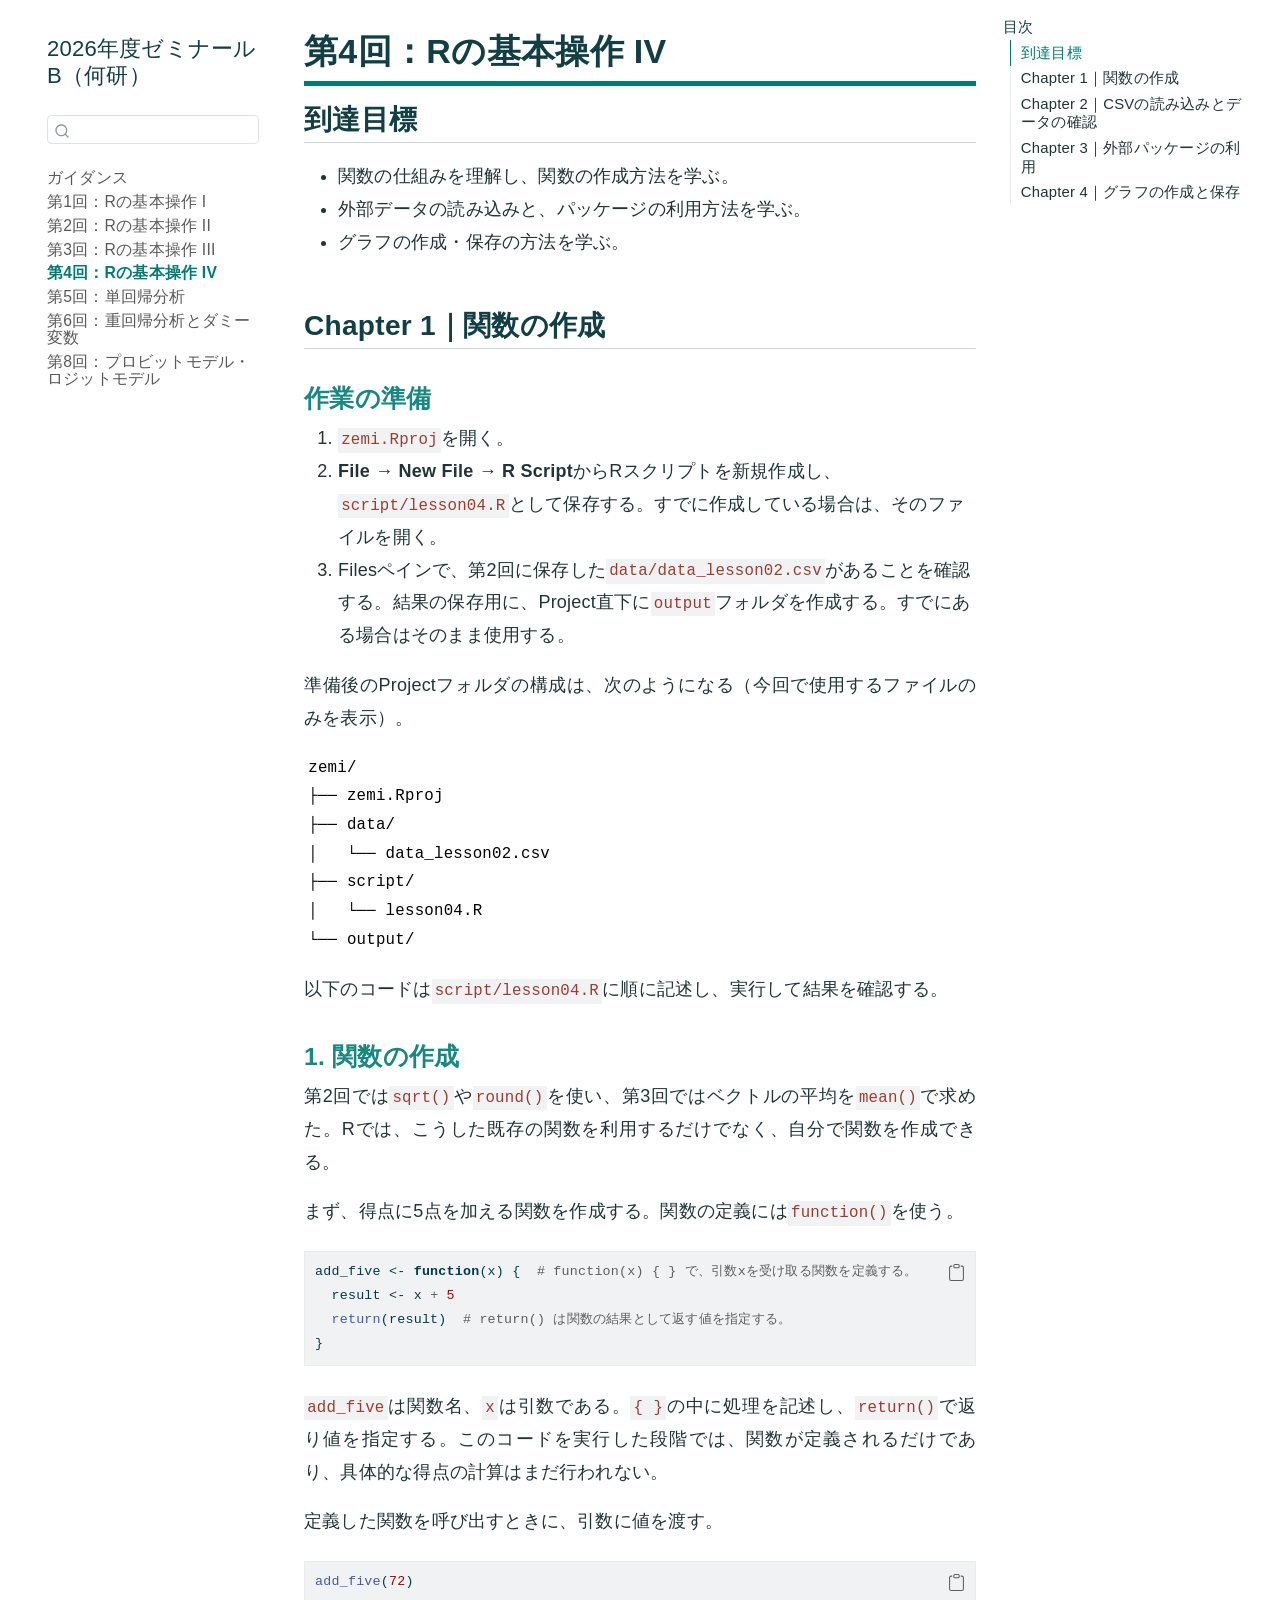
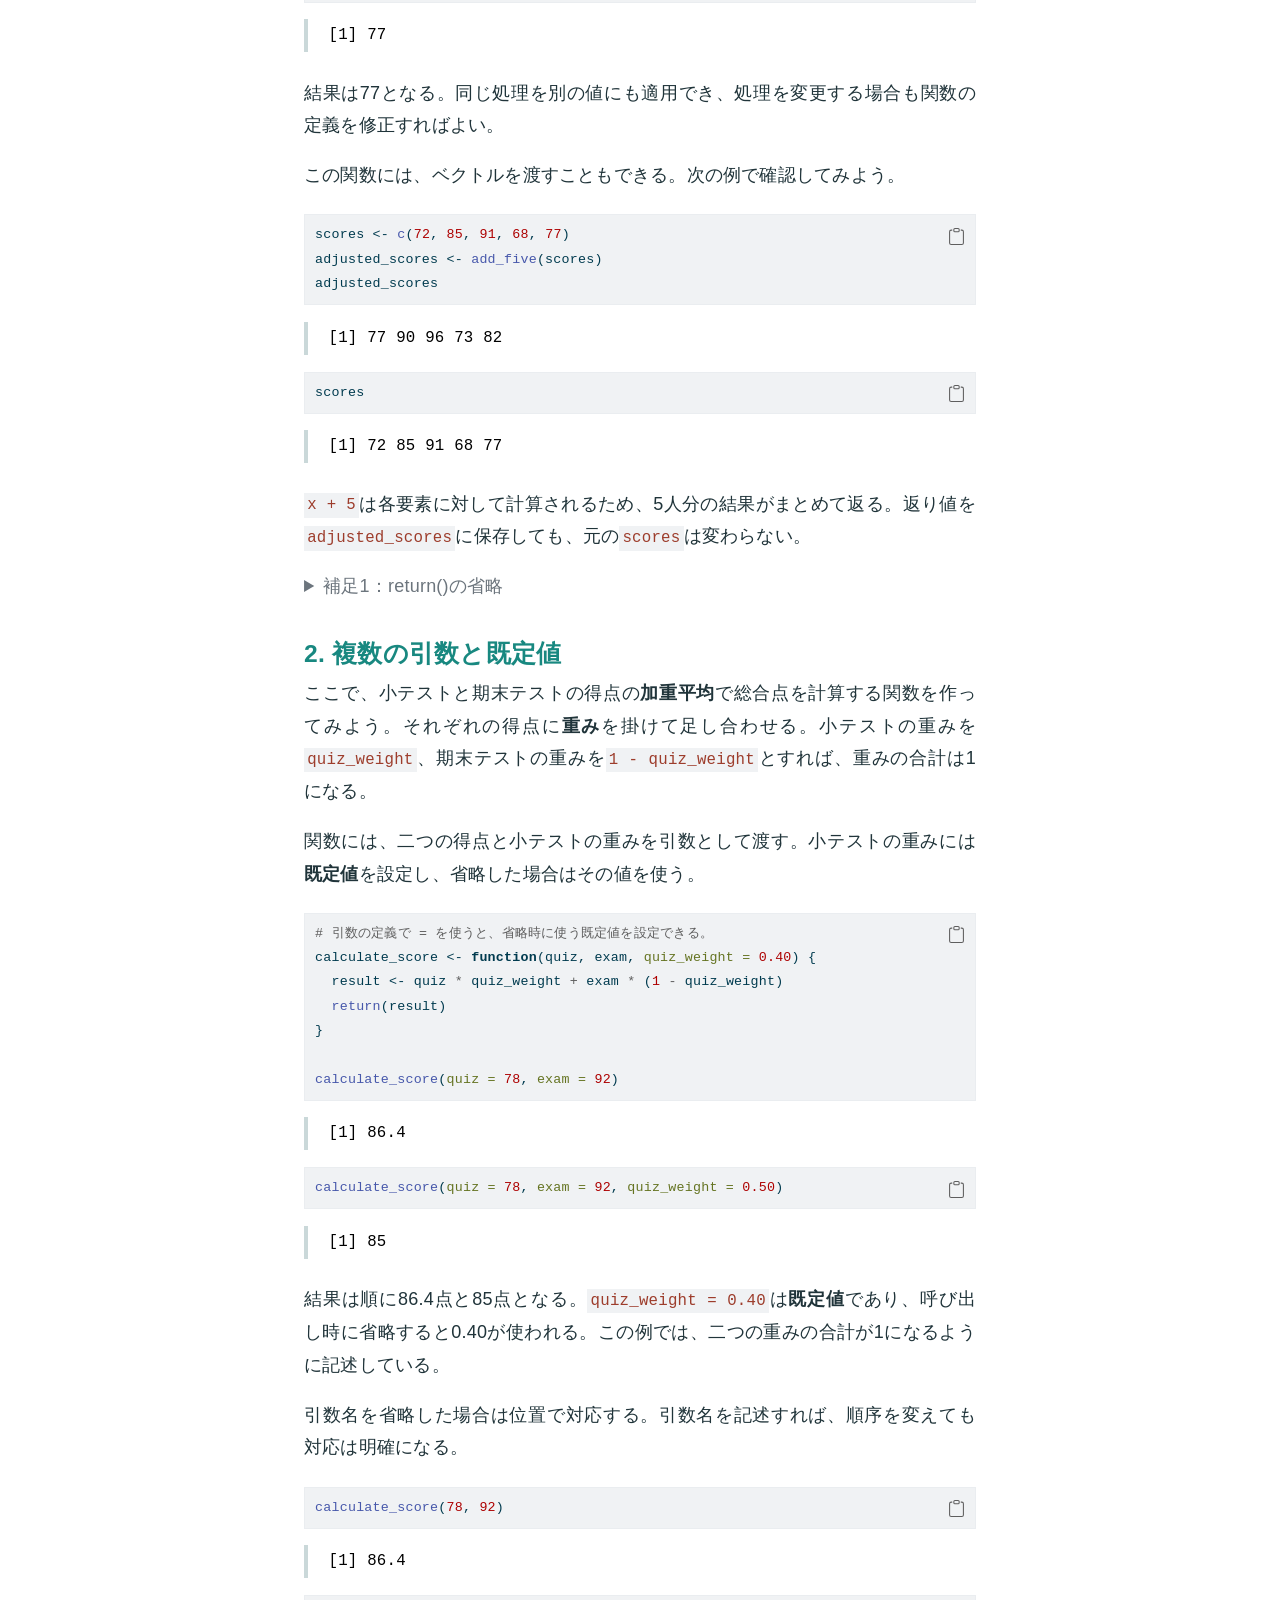
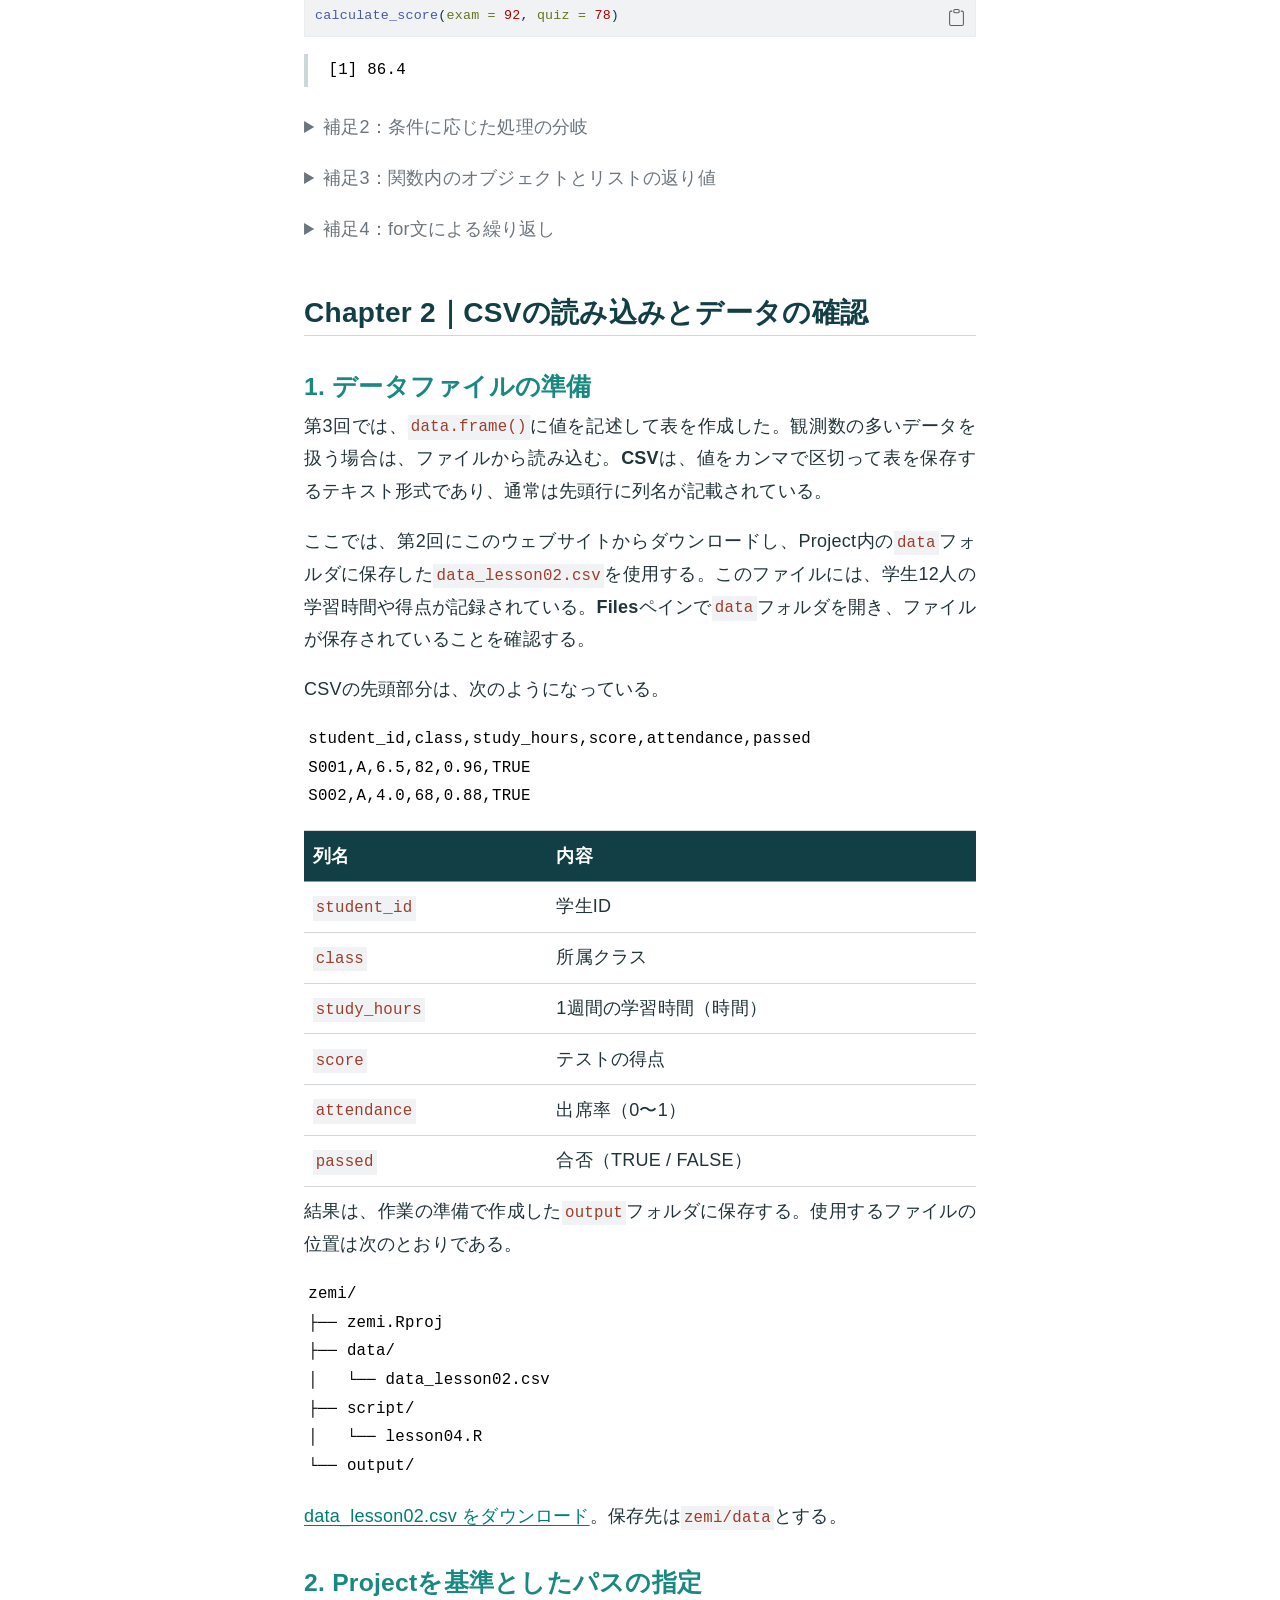
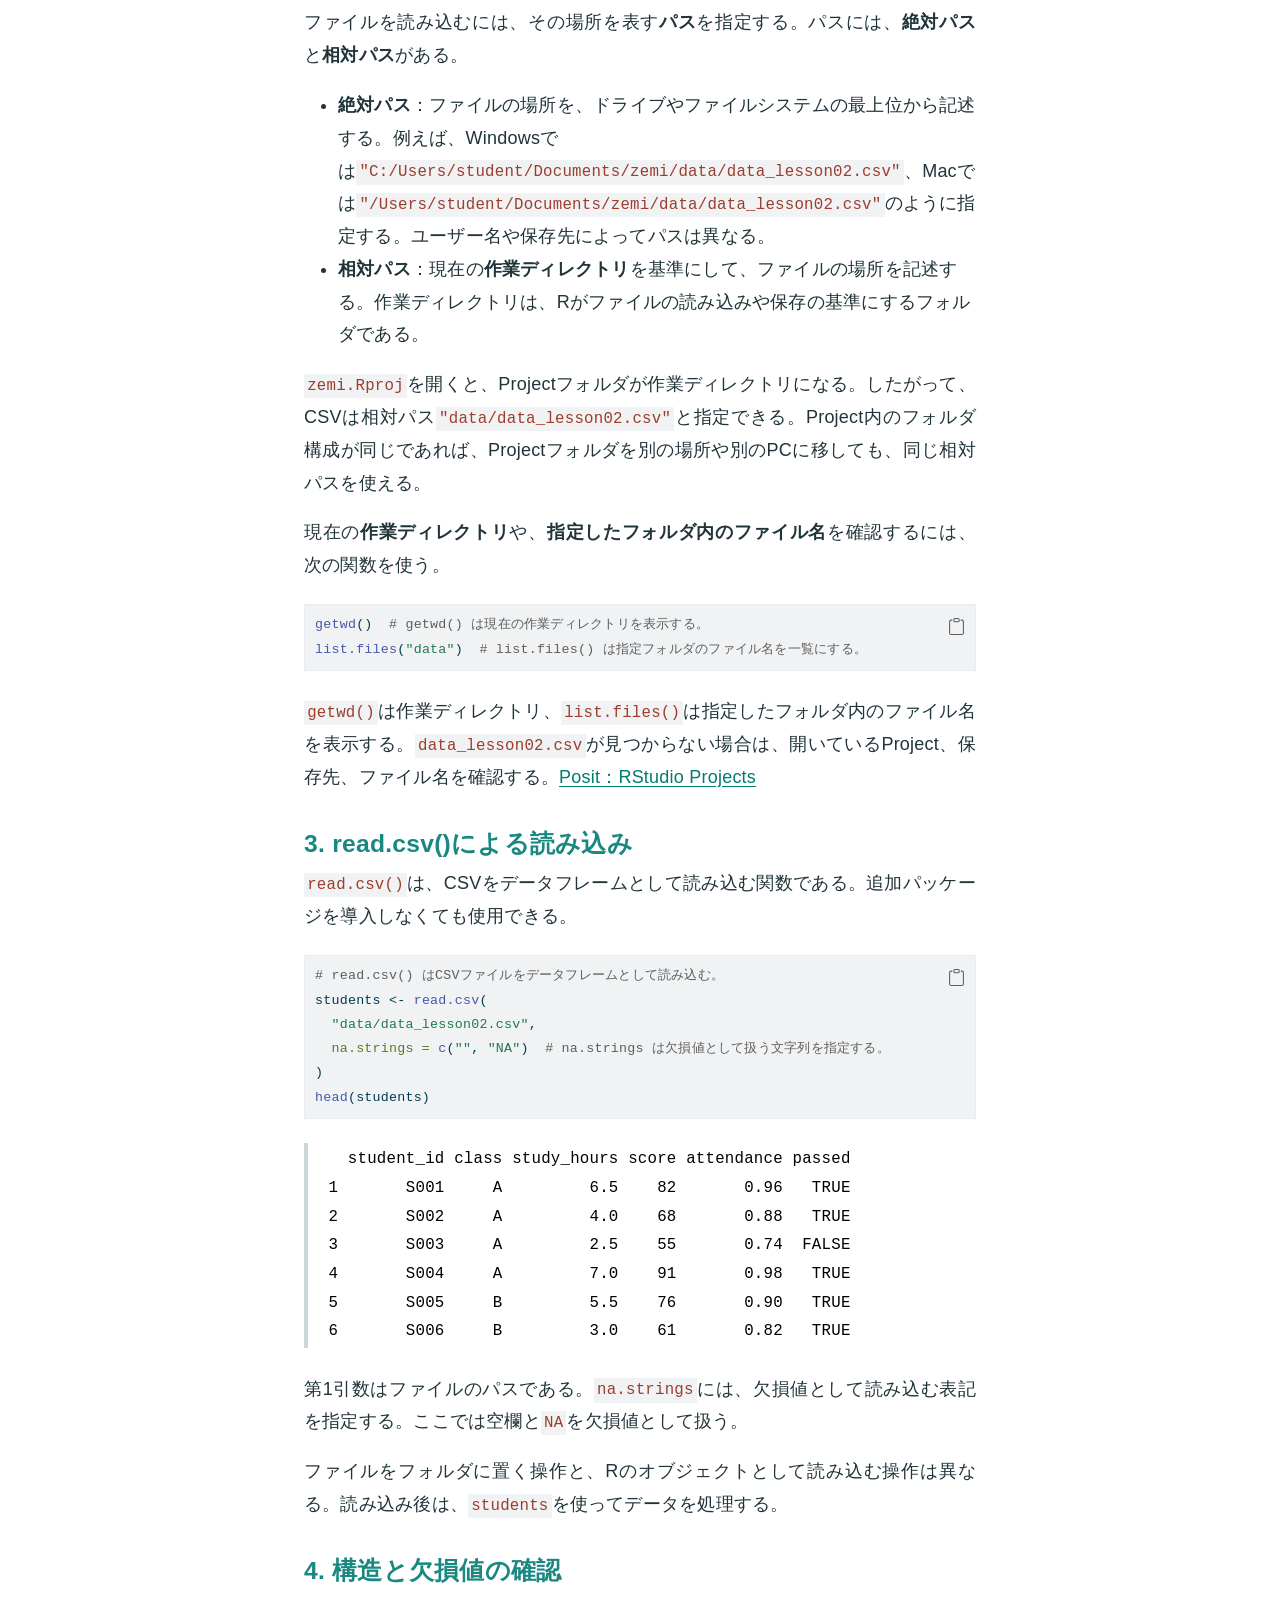
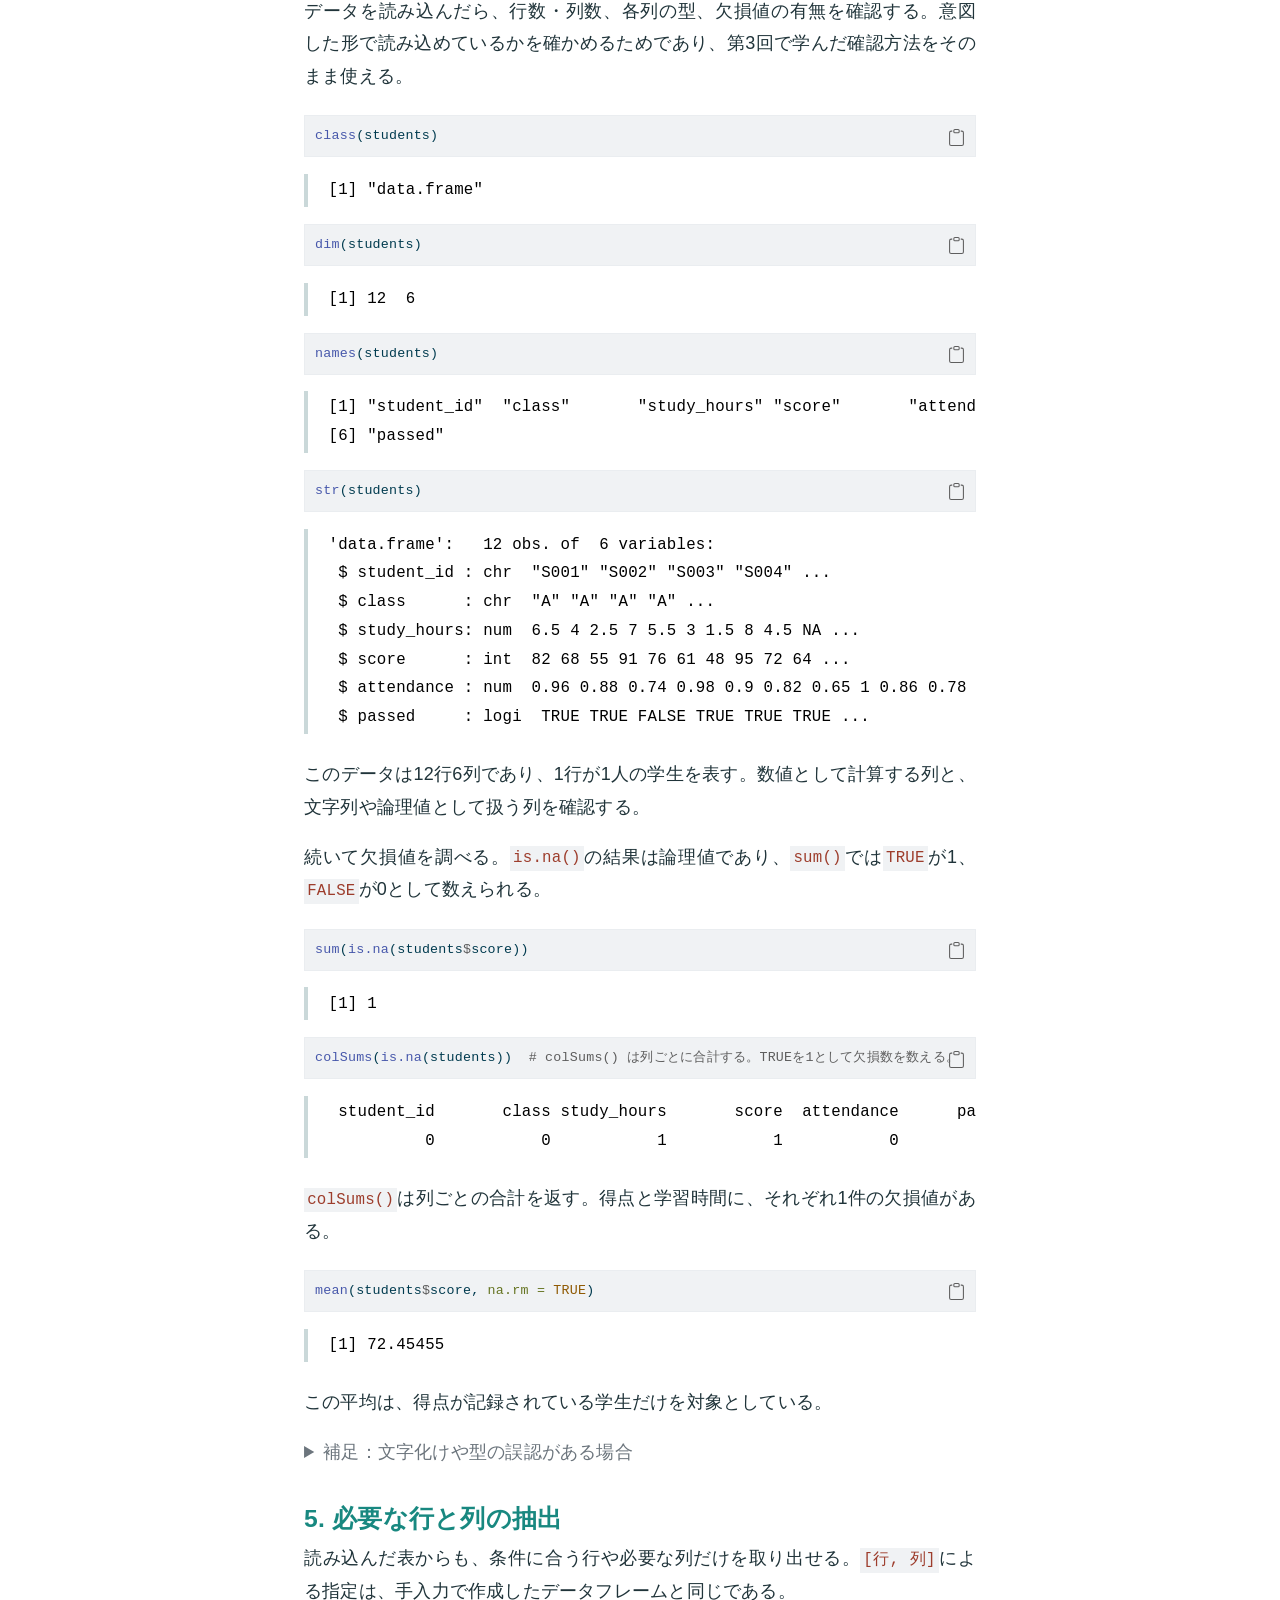
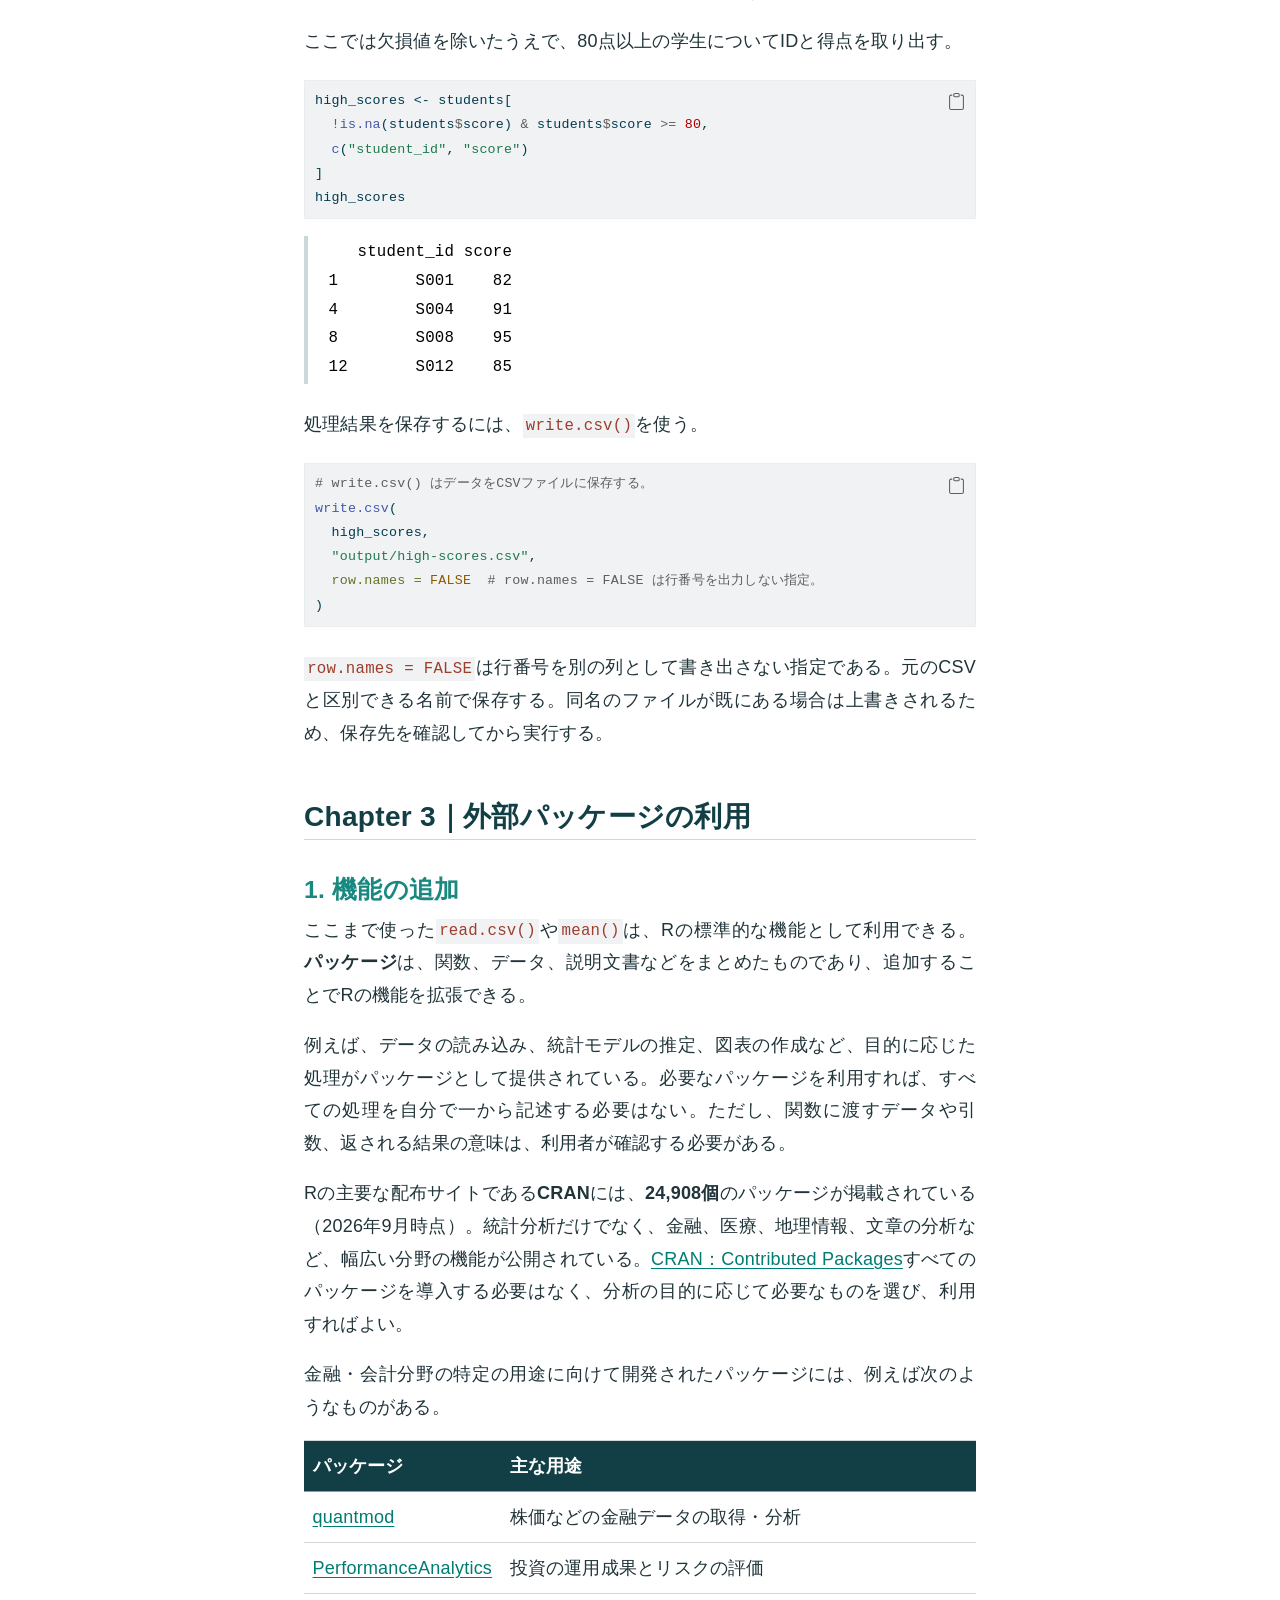
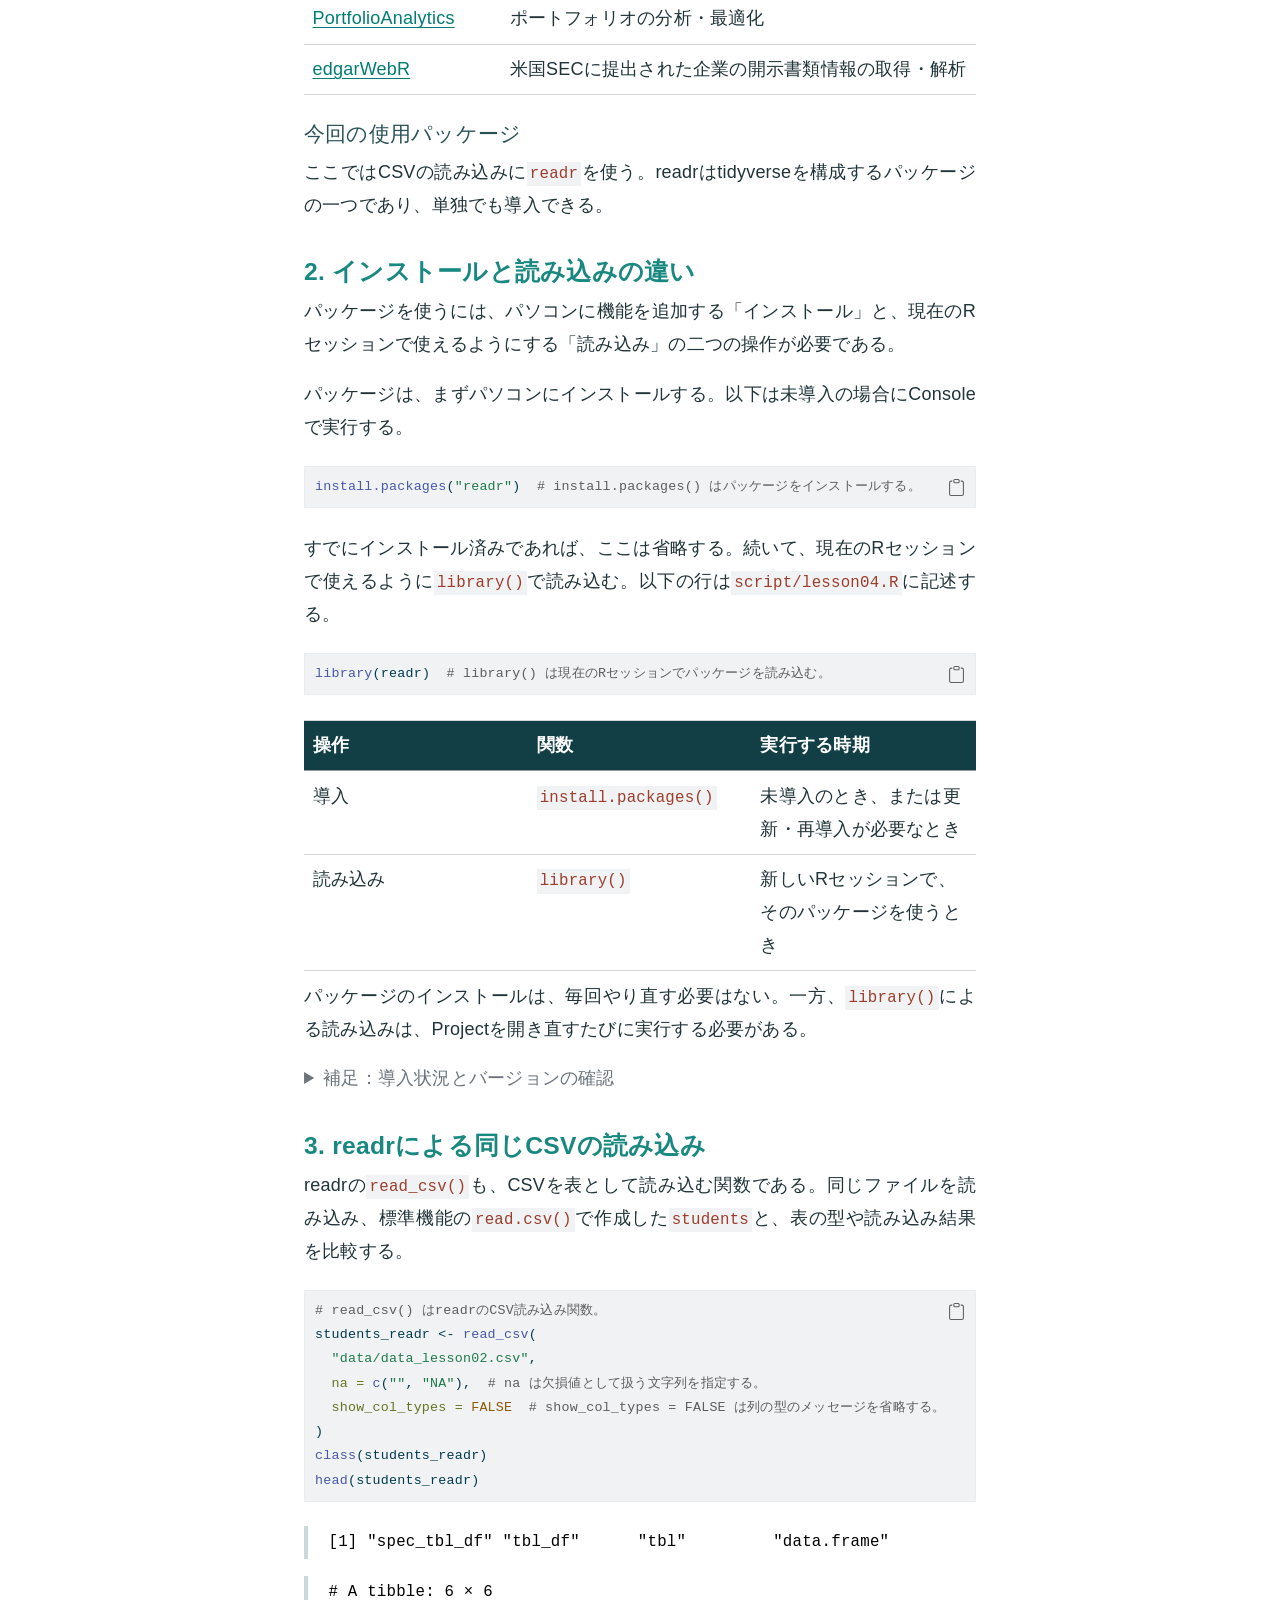
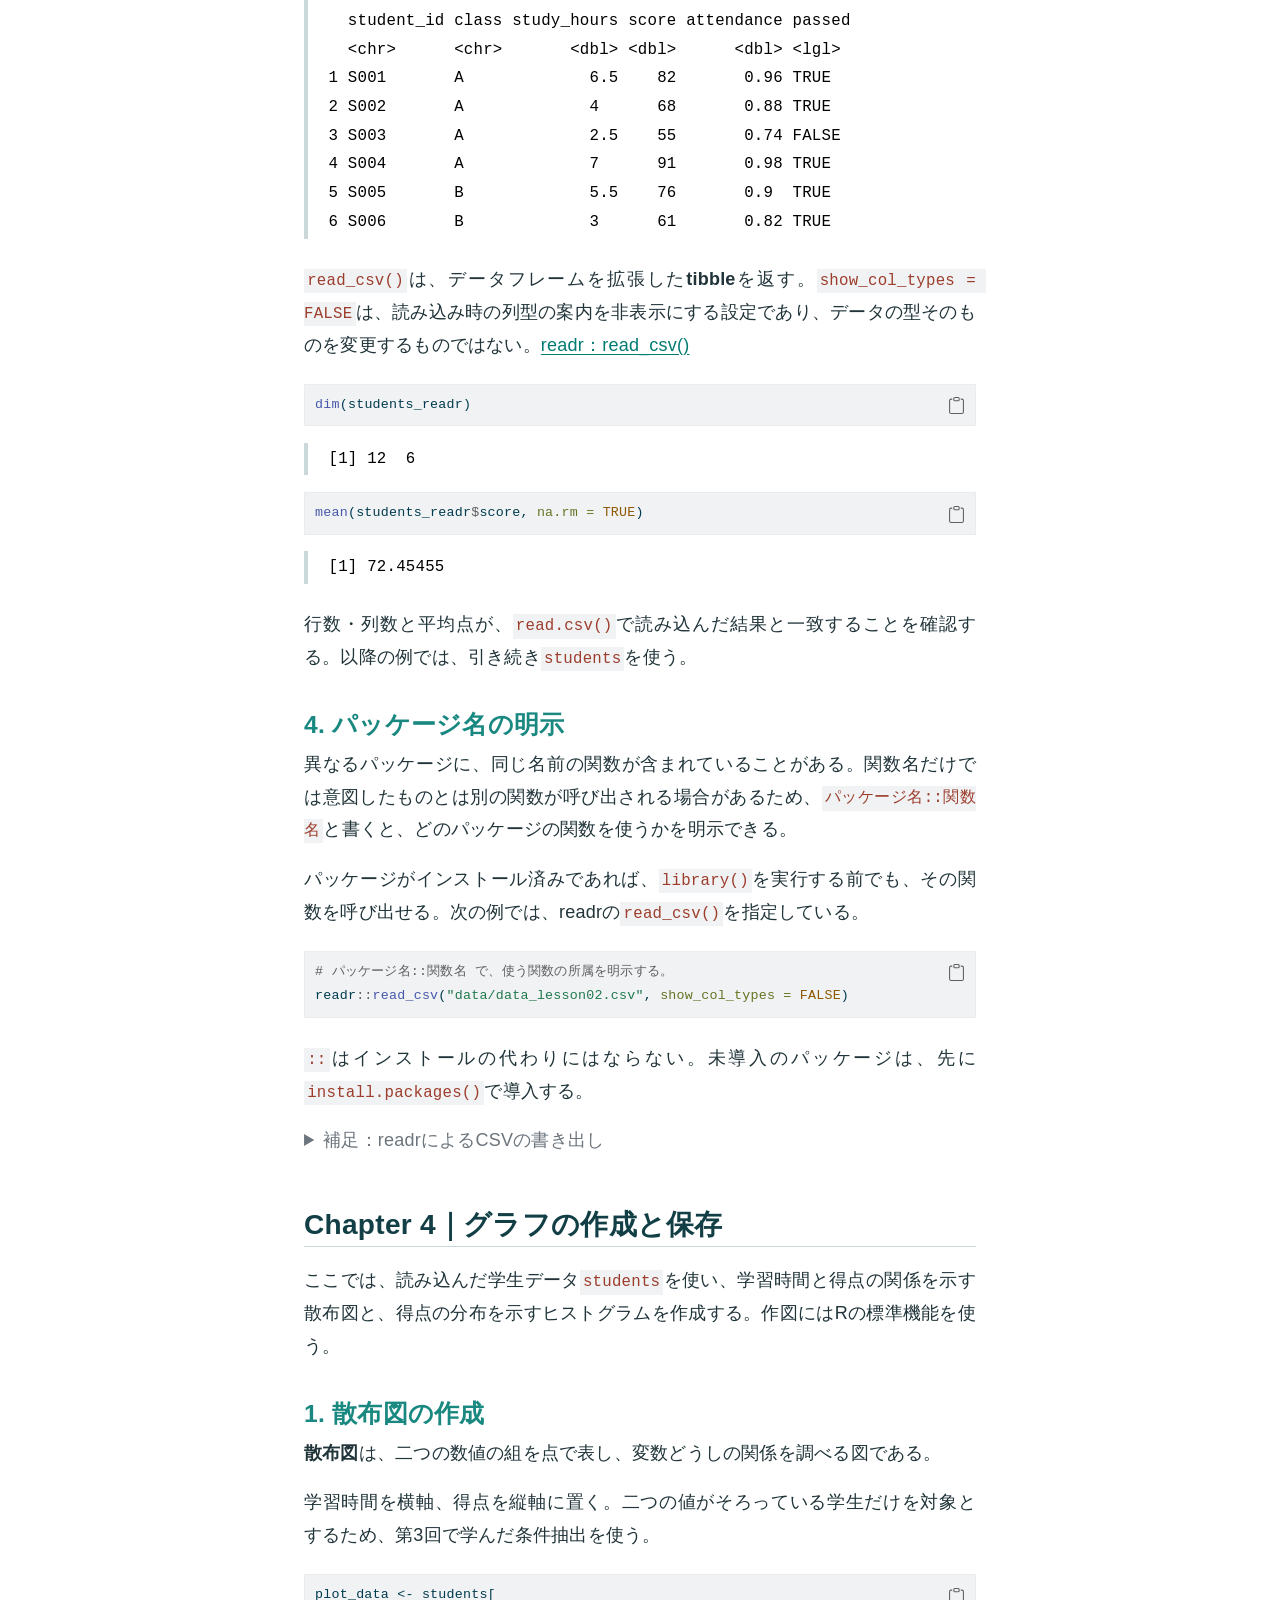
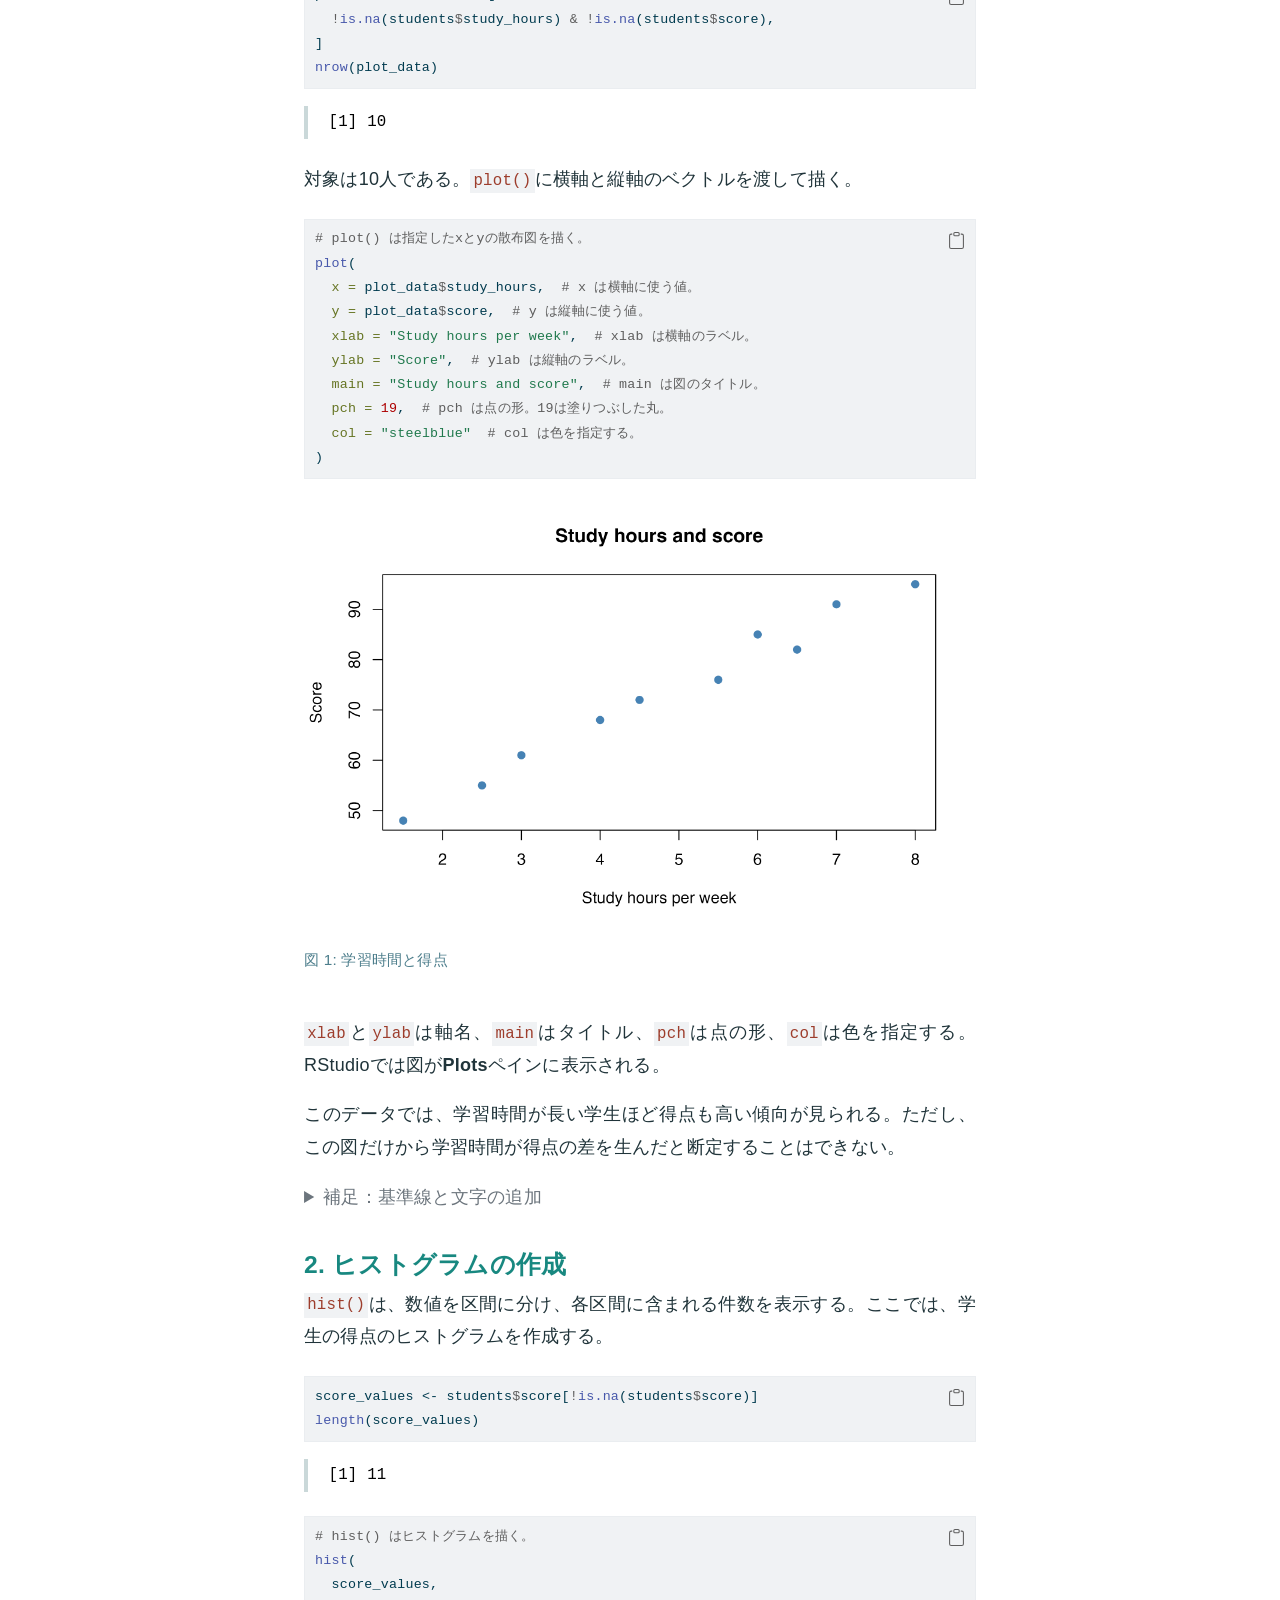
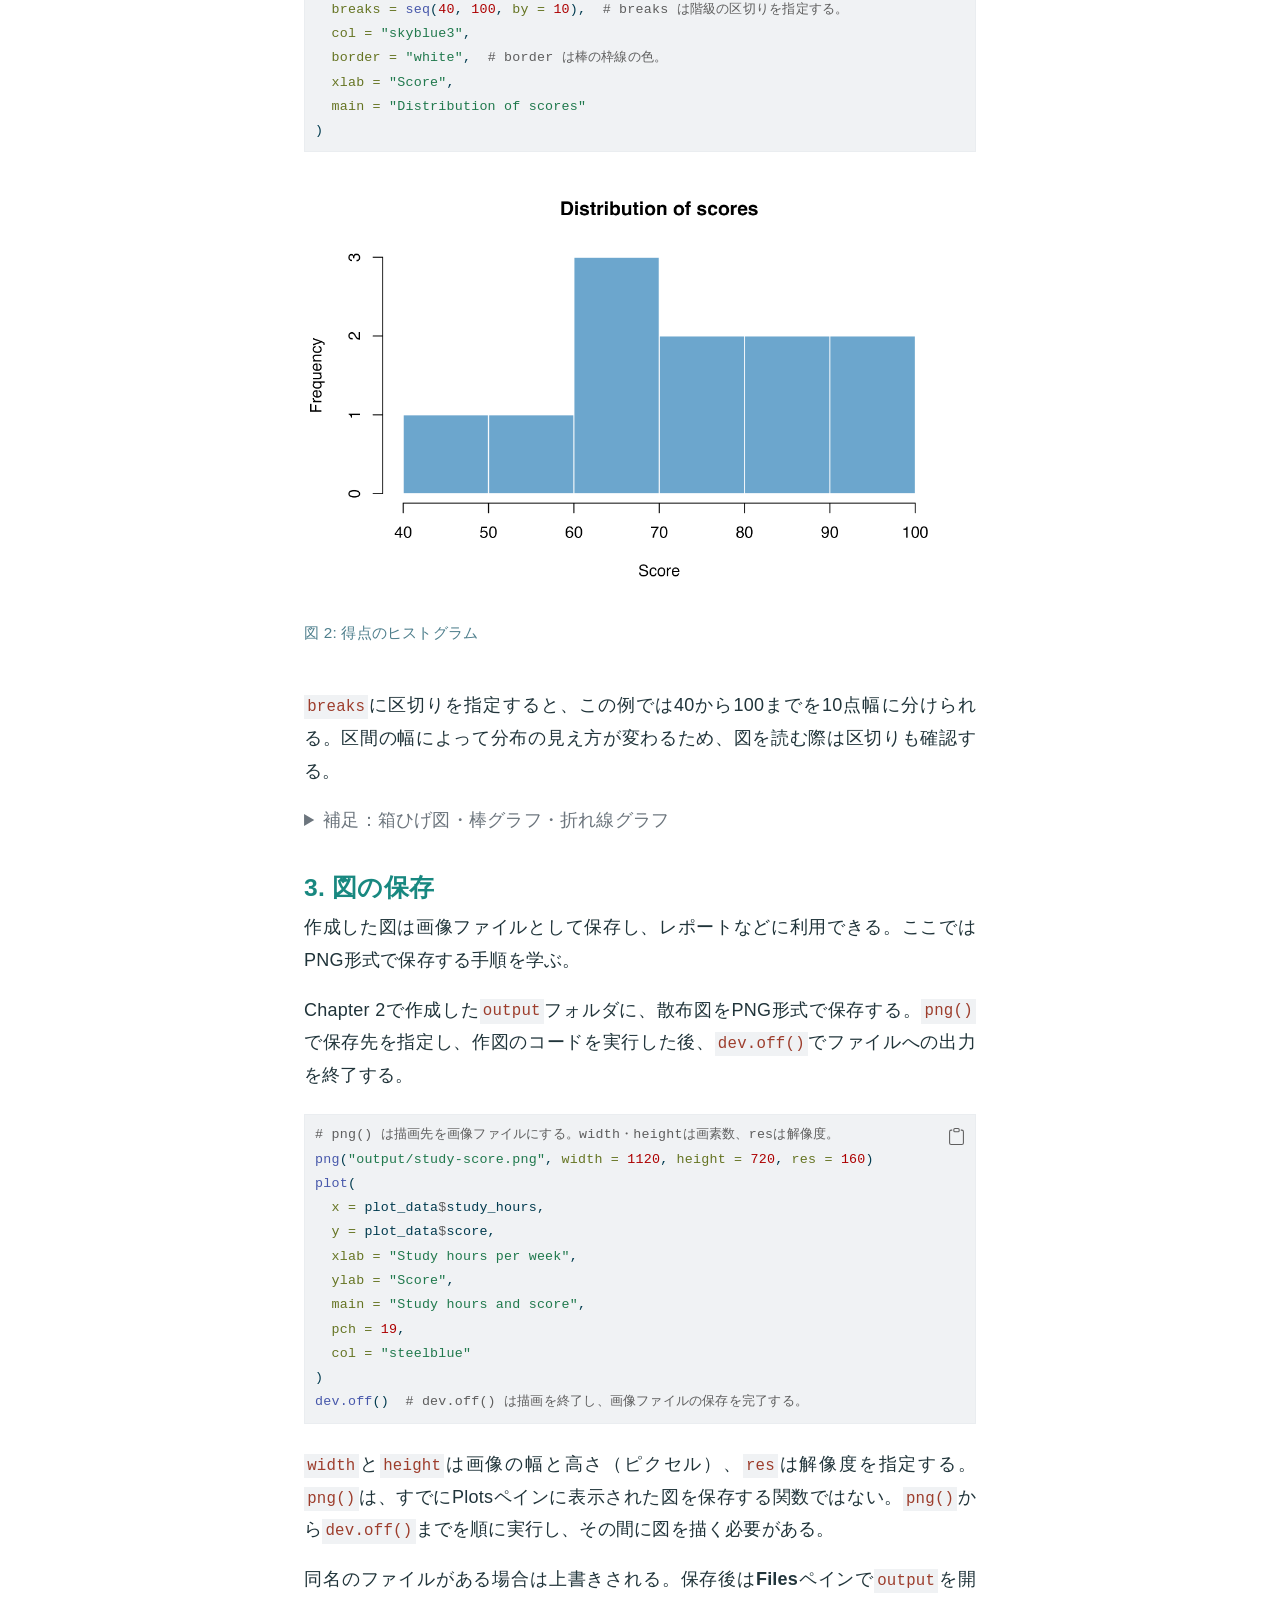
<file: lessons/04/index.html>
<!DOCTYPE html>
<html xmlns="http://www.w3.org/1999/xhtml" lang="ja" xml:lang="ja"><head>

<meta charset="utf-8">
<meta name="generator" content="quarto-1.10.18">

<meta name="viewport" content="width=device-width, initial-scale=1.0, user-scalable=yes">


<title>第4回：Rの基本操作 IV – 2026年度ゼミナールB（何研）</title>
<style>
/* Default styles provided by pandoc.
** See https://pandoc.org/MANUAL.html#variables-for-html for config info.
*/
span.smallcaps{font-variant: small-caps;}
div.columns{display: flex; gap: 1.5em;}
div.column{flex: auto;}
@media screen {
div.columns{gap: min(4vw, 1.5em);}
div.column{overflow-x: auto;}
}
div.hanging-indent{margin-left: 1.5em; text-indent: -1.5em;}
ul.task-list{list-style: none;}
ul.task-list li input[type="checkbox"] {
  width: 0.8em;
  margin: 0 0.8em 0.2em -1em; /* quarto-specific, see https://github.com/quarto-dev/quarto-cli/issues/4556 */ 
  vertical-align: middle;
}
/* CSS for syntax highlighting */
html { -webkit-text-size-adjust: 100%; }
pre > code.sourceCode { white-space: pre; position: relative; }
pre > code.sourceCode > span { display: inline-block; line-height: 1.25; }
pre > code.sourceCode > span:empty { height: 1.2em; }
.sourceCode { overflow: visible; }
code.sourceCode > span { color: inherit; text-decoration: inherit; }
div.sourceCode { margin: 1em 0; }
pre.sourceCode { margin: 0; }
@media screen {
div.sourceCode { overflow: auto; }
}
@media print {
pre > code.sourceCode { white-space: pre-wrap; }
pre > code.sourceCode > span { text-indent: -5em; padding-left: 5em; }
}
pre.numberSource code
  { counter-reset: source-line 0; }
pre.numberSource code > span
  { position: relative; left: -4em; counter-increment: source-line; }
pre.numberSource code > span > a:first-child::before
  { content: counter(source-line);
    position: relative; left: -1em; text-align: right; vertical-align: baseline;
    border: none; display: inline-block;
    -webkit-touch-callout: none; -webkit-user-select: none;
    -khtml-user-select: none; -moz-user-select: none;
    -ms-user-select: none; user-select: none;
    padding: 0 4px; width: 4em;
  }
pre.numberSource { margin-left: 3em;  padding-left: 4px; }
div.sourceCode
  {   }
@media screen {
pre > code.sourceCode > span > a:first-child::before { text-decoration: underline; }
}
</style>


<script src="../../site_libs/quarto-nav/quarto-nav.js"></script>
<script src="../../site_libs/quarto-nav/headroom.min.js"></script>
<script src="../../site_libs/clipboard/clipboard.min.js"></script>
<script src="../../site_libs/quarto-search/autocomplete.umd.js"></script>
<script src="../../site_libs/quarto-search/fuse.min.js"></script>
<script src="../../site_libs/quarto-search/quarto-search.js"></script>
<meta name="quarto:offset" content="../../">
<link href="../../lessons/05/index.html" rel="next">
<link href="../../lessons/03/index.html" rel="prev">
<script src="../../site_libs/quarto-html/quarto.js" type="module"></script>
<script src="../../site_libs/quarto-html/tabsets/tabsets.js" type="module"></script>
<script src="../../site_libs/quarto-html/popper.min.js"></script>
<script src="../../site_libs/quarto-html/tippy.umd.min.js"></script>
<script src="../../site_libs/quarto-html/anchor.min.js"></script>
<link href="../../site_libs/quarto-html/tippy.css" rel="stylesheet">
<link href="../../site_libs/quarto-html/quarto-syntax-highlighting-37294f0e61b532b0f7ebd5ccc0471b30.css" rel="stylesheet" id="quarto-text-highlighting-styles">
<script src="../../site_libs/bootstrap/bootstrap.min.js"></script>
<link href="../../site_libs/bootstrap/bootstrap-icons.css" rel="stylesheet">
<link href="../../site_libs/bootstrap/bootstrap-3d267d0c02e25bc1992225f3c2089ba0.min.css" rel="stylesheet" append-hash="true" id="quarto-bootstrap" data-mode="light">
<script id="quarto-search-options" type="application/json">{
  "location": "sidebar",
  "copy-button": false,
  "collapse-after": 3,
  "panel-placement": "start",
  "type": "textbox",
  "limit": 50,
  "keyboard-shortcut": [
    "f",
    "/",
    "s"
  ],
  "language": {
    "search-no-results-text": "一致なし",
    "search-matching-documents-text": "一致した文書",
    "search-copy-link-title": "検索へのリンクをコピー",
    "search-hide-matches-text": "追加の検索結果を非表示",
    "search-more-match-text": "追加の検索結果",
    "search-more-matches-text": "追加の検索結果",
    "search-clear-button-title": "消去",
    "search-text-placeholder": "",
    "search-detached-cancel-button-title": "取消",
    "search-submit-button-title": "検索",
    "search-label": "サーチ"
  }
}</script>
<style>html{ scroll-behavior: smooth; }</style>


</head>

<body class="nav-sidebar floating quarto-light">

<div id="quarto-search-results"></div>
  <header id="quarto-header" class="headroom fixed-top">
  <nav class="quarto-secondary-nav">
    <div class="container-fluid d-flex">
      <button type="button" class="quarto-btn-toggle btn" data-bs-toggle="collapse" role="button" data-bs-target=".quarto-sidebar-collapse-item" aria-controls="quarto-sidebar" aria-expanded="false" aria-label="サイドバーを切り替える" onclick="if (window.quartoToggleHeadroom) { window.quartoToggleHeadroom(); }">
        <i class="bi bi-layout-text-sidebar-reverse"></i>
      </button>
        <nav class="quarto-page-breadcrumbs" aria-label="breadcrumb"><ol class="breadcrumb"><li class="breadcrumb-item"><a href="../../lessons/04/index.html">第4回：Rの基本操作 IV</a></li></ol></nav>
        <a class="flex-grow-1" role="navigation" data-bs-toggle="collapse" data-bs-target=".quarto-sidebar-collapse-item" aria-controls="quarto-sidebar" aria-expanded="false" aria-label="サイドバーを切り替える" onclick="if (window.quartoToggleHeadroom) { window.quartoToggleHeadroom(); }">      
        </a>
      <button type="button" class="btn quarto-search-button" aria-label="サーチ" onclick="window.quartoOpenSearch();">
        <i class="bi bi-search"></i>
      </button>
    </div>
  </nav>
</header>
<!-- content -->
<div id="quarto-content" class="quarto-container page-columns page-rows-contents page-layout-article">
<!-- sidebar -->
  <nav id="quarto-sidebar" class="sidebar collapse collapse-horizontal quarto-sidebar-collapse-item sidebar-navigation floating overflow-auto">
    <div class="pt-lg-2 mt-2 text-left sidebar-header">
    <div class="sidebar-title mb-0 py-0">
      <a href="../../">2026年度ゼミナールB（何研）</a> 
    </div>
      </div>
        <div class="mt-2 flex-shrink-0 align-items-center">
        <div class="sidebar-search">
        <div id="quarto-search" class="" title="サーチ"></div>
        </div>
        </div>
    <div class="sidebar-menu-container"> 
    <ul class="list-unstyled mt-1">
        <li class="sidebar-item">
  <div class="sidebar-item-container"> 
  <a href="../../index.html" class="sidebar-item-text sidebar-link">
 <span class="menu-text">ガイダンス</span></a>
  </div>
</li>
        <li class="sidebar-item">
  <div class="sidebar-item-container"> 
  <a href="../../lessons/01/index.html" class="sidebar-item-text sidebar-link">
 <span class="menu-text">第1回：Rの基本操作 I</span></a>
  </div>
</li>
        <li class="sidebar-item">
  <div class="sidebar-item-container"> 
  <a href="../../lessons/02/index.html" class="sidebar-item-text sidebar-link">
 <span class="menu-text">第2回：Rの基本操作 II</span></a>
  </div>
</li>
        <li class="sidebar-item">
  <div class="sidebar-item-container"> 
  <a href="../../lessons/03/index.html" class="sidebar-item-text sidebar-link">
 <span class="menu-text">第3回：Rの基本操作 III</span></a>
  </div>
</li>
        <li class="sidebar-item">
  <div class="sidebar-item-container"> 
  <a href="../../lessons/04/index.html" class="sidebar-item-text sidebar-link active">
 <span class="menu-text">第4回：Rの基本操作 IV</span></a>
  </div>
</li>
        <li class="sidebar-item">
  <div class="sidebar-item-container"> 
  <a href="../../lessons/05/index.html" class="sidebar-item-text sidebar-link">
 <span class="menu-text">第5回：単回帰分析</span></a>
  </div>
</li>
        <li class="sidebar-item">
  <div class="sidebar-item-container"> 
  <a href="../../lessons/06/index.html" class="sidebar-item-text sidebar-link">
 <span class="menu-text">第6回：重回帰分析とダミー変数</span></a>
  </div>
</li>
        <li class="sidebar-item">
  <div class="sidebar-item-container"> 
  <a href="../../lessons/08/index.html" class="sidebar-item-text sidebar-link">
 <span class="menu-text">第8回：プロビットモデル・ロジットモデル</span></a>
  </div>
</li>
    </ul>
    </div>
</nav>
<div id="quarto-sidebar-glass" class="quarto-sidebar-collapse-item" data-bs-toggle="collapse" data-bs-target=".quarto-sidebar-collapse-item"></div>
<!-- margin-sidebar -->
    <div id="quarto-margin-sidebar" class="sidebar margin-sidebar">
        <nav id="TOC" role="doc-toc" class="toc-active">
    <h2 id="toc-title">目次</h2>
   
  <ul>
  <li><a href="#到達目標" id="toc-到達目標" class="nav-link active" data-scroll-target="#到達目標">到達目標</a></li>
  <li><a href="#chapter-1関数の作成" id="toc-chapter-1関数の作成" class="nav-link" data-scroll-target="#chapter-1関数の作成">Chapter 1｜関数の作成</a>
  <ul class="collapse">
  <li><a href="#作業の準備" id="toc-作業の準備" class="nav-link" data-scroll-target="#作業の準備">作業の準備</a></li>
  <li><a href="#関数の作成" id="toc-関数の作成" class="nav-link" data-scroll-target="#関数の作成">1. 関数の作成</a></li>
  <li><a href="#複数の引数と既定値" id="toc-複数の引数と既定値" class="nav-link" data-scroll-target="#複数の引数と既定値">2. 複数の引数と既定値</a></li>
  </ul></li>
  <li><a href="#chapter-2csvの読み込みとデータの確認" id="toc-chapter-2csvの読み込みとデータの確認" class="nav-link" data-scroll-target="#chapter-2csvの読み込みとデータの確認">Chapter 2｜CSVの読み込みとデータの確認</a>
  <ul class="collapse">
  <li><a href="#データファイルの準備" id="toc-データファイルの準備" class="nav-link" data-scroll-target="#データファイルの準備">1. データファイルの準備</a></li>
  <li><a href="#projectを基準としたパスの指定" id="toc-projectを基準としたパスの指定" class="nav-link" data-scroll-target="#projectを基準としたパスの指定">2. Projectを基準としたパスの指定</a></li>
  <li><a href="#read.csvによる読み込み" id="toc-read.csvによる読み込み" class="nav-link" data-scroll-target="#read.csvによる読み込み">3. read.csv()による読み込み</a></li>
  <li><a href="#構造と欠損値の確認" id="toc-構造と欠損値の確認" class="nav-link" data-scroll-target="#構造と欠損値の確認">4. 構造と欠損値の確認</a></li>
  <li><a href="#必要な行と列の抽出" id="toc-必要な行と列の抽出" class="nav-link" data-scroll-target="#必要な行と列の抽出">5. 必要な行と列の抽出</a></li>
  </ul></li>
  <li><a href="#chapter-3外部パッケージの利用" id="toc-chapter-3外部パッケージの利用" class="nav-link" data-scroll-target="#chapter-3外部パッケージの利用">Chapter 3｜外部パッケージの利用</a>
  <ul class="collapse">
  <li><a href="#機能の追加" id="toc-機能の追加" class="nav-link" data-scroll-target="#機能の追加">1. 機能の追加</a></li>
  <li><a href="#インストールと読み込みの違い" id="toc-インストールと読み込みの違い" class="nav-link" data-scroll-target="#インストールと読み込みの違い">2. インストールと読み込みの違い</a></li>
  <li><a href="#readrによる同じcsvの読み込み" id="toc-readrによる同じcsvの読み込み" class="nav-link" data-scroll-target="#readrによる同じcsvの読み込み">3. readrによる同じCSVの読み込み</a></li>
  <li><a href="#パッケージ名の明示" id="toc-パッケージ名の明示" class="nav-link" data-scroll-target="#パッケージ名の明示">4. パッケージ名の明示</a></li>
  </ul></li>
  <li><a href="#chapter-4グラフの作成と保存" id="toc-chapter-4グラフの作成と保存" class="nav-link" data-scroll-target="#chapter-4グラフの作成と保存">Chapter 4｜グラフの作成と保存</a>
  <ul class="collapse">
  <li><a href="#散布図の作成" id="toc-散布図の作成" class="nav-link" data-scroll-target="#散布図の作成">1. 散布図の作成</a></li>
  <li><a href="#ヒストグラムの作成" id="toc-ヒストグラムの作成" class="nav-link" data-scroll-target="#ヒストグラムの作成">2. ヒストグラムの作成</a></li>
  <li><a href="#図の保存" id="toc-図の保存" class="nav-link" data-scroll-target="#図の保存">3. 図の保存</a></li>
  </ul></li>
  </ul>
</nav>
    </div>
<!-- main -->
<main class="content" id="quarto-document-content">

<header id="title-block-header" class="quarto-title-block default">
<div class="quarto-title">
<h1 class="title">第4回：Rの基本操作 IV</h1>
</div>



<div class="quarto-title-meta">

    
  
    
  </div>
  


</header>


<section id="到達目標" class="level2">
<h2 class="anchored" data-anchor-id="到達目標">到達目標</h2>
<ul>
<li>関数の仕組みを理解し、関数の作成方法を学ぶ。</li>
<li>外部データの読み込みと、パッケージの利用方法を学ぶ。</li>
<li>グラフの作成・保存の方法を学ぶ。</li>
</ul>
</section>
<section id="chapter-1関数の作成" class="level2">
<h2 class="anchored" data-anchor-id="chapter-1関数の作成">Chapter 1｜関数の作成</h2>
<section id="作業の準備" class="level3">
<h3 class="anchored" data-anchor-id="作業の準備">作業の準備</h3>
<ol type="1">
<li><code>zemi.Rproj</code>を開く。</li>
<li><strong>File → New File → R Script</strong>からRスクリプトを新規作成し、<code>script/lesson04.R</code>として保存する。すでに作成している場合は、そのファイルを開く。</li>
<li>Filesペインで、第2回に保存した<code>data/data_lesson02.csv</code>があることを確認する。結果の保存用に、Project直下に<code>output</code>フォルダを作成する。すでにある場合はそのまま使用する。</li>
</ol>
<p>準備後のProjectフォルダの構成は、次のようになる（今回で使用するファイルのみを表示）。</p>
<pre class="text"><code>zemi/
├── zemi.Rproj
├── data/
│   └── data_lesson02.csv
├── script/
│   └── lesson04.R
└── output/</code></pre>
<p>以下のコードは<code>script/lesson04.R</code>に順に記述し、実行して結果を確認する。</p>
</section>
<section id="関数の作成" class="level3">
<h3 class="anchored" data-anchor-id="関数の作成">1. 関数の作成</h3>
<p>第2回では<code>sqrt()</code>や<code>round()</code>を使い、第3回ではベクトルの平均を<code>mean()</code>で求めた。Rでは、こうした既存の関数を利用するだけでなく、自分で関数を作成できる。</p>
<p>まず、得点に5点を加える関数を作成する。関数の定義には<code>function()</code>を使う。</p>
<div class="cell" data-layout-align="center">
<div class="code-copy-outer-scaffold"><div class="sourceCode cell-code" id="cb2"><pre class="sourceCode r code-with-copy"><code class="sourceCode r"><span id="cb2-1"><a href="#cb2-1" aria-hidden="true" tabindex="-1"></a>add_five <span class="ot">&lt;-</span> <span class="cf">function</span>(x) {  <span class="co"># function(x) { } で、引数xを受け取る関数を定義する。</span></span>
<span id="cb2-2"><a href="#cb2-2" aria-hidden="true" tabindex="-1"></a>  result <span class="ot">&lt;-</span> x <span class="sc">+</span> <span class="dv">5</span></span>
<span id="cb2-3"><a href="#cb2-3" aria-hidden="true" tabindex="-1"></a>  <span class="fu">return</span>(result)  <span class="co"># return() は関数の結果として返す値を指定する。</span></span>
<span id="cb2-4"><a href="#cb2-4" aria-hidden="true" tabindex="-1"></a>}</span></code></pre></div><button title="コピー" class="code-copy-button"><i class="bi"></i></button></div>
</div>
<p><code>add_five</code>は関数名、<code>x</code>は引数である。<code>{ }</code>の中に処理を記述し、<code>return()</code>で返り値を指定する。このコードを実行した段階では、関数が定義されるだけであり、具体的な得点の計算はまだ行われない。</p>
<p>定義した関数を呼び出すときに、引数に値を渡す。</p>
<div class="cell" data-layout-align="center">
<div class="code-copy-outer-scaffold"><div class="sourceCode cell-code" id="cb3"><pre class="sourceCode r code-with-copy"><code class="sourceCode r"><span id="cb3-1"><a href="#cb3-1" aria-hidden="true" tabindex="-1"></a><span class="fu">add_five</span>(<span class="dv">72</span>)</span></code></pre></div><button title="コピー" class="code-copy-button"><i class="bi"></i></button></div>
<div class="cell-output cell-output-stdout">
<pre><code>[1] 77</code></pre>
</div>
</div>
<p>結果は77となる。同じ処理を別の値にも適用でき、処理を変更する場合も関数の定義を修正すればよい。</p>
<p>この関数には、ベクトルを渡すこともできる。次の例で確認してみよう。</p>
<div class="cell" data-layout-align="center">
<div class="code-copy-outer-scaffold"><div class="sourceCode cell-code" id="cb5"><pre class="sourceCode r code-with-copy"><code class="sourceCode r"><span id="cb5-1"><a href="#cb5-1" aria-hidden="true" tabindex="-1"></a>scores <span class="ot">&lt;-</span> <span class="fu">c</span>(<span class="dv">72</span>, <span class="dv">85</span>, <span class="dv">91</span>, <span class="dv">68</span>, <span class="dv">77</span>)</span>
<span id="cb5-2"><a href="#cb5-2" aria-hidden="true" tabindex="-1"></a>adjusted_scores <span class="ot">&lt;-</span> <span class="fu">add_five</span>(scores)</span>
<span id="cb5-3"><a href="#cb5-3" aria-hidden="true" tabindex="-1"></a>adjusted_scores</span></code></pre></div><button title="コピー" class="code-copy-button"><i class="bi"></i></button></div>
<div class="cell-output cell-output-stdout">
<pre><code>[1] 77 90 96 73 82</code></pre>
</div>
<div class="code-copy-outer-scaffold"><div class="sourceCode cell-code" id="cb7"><pre class="sourceCode r code-with-copy"><code class="sourceCode r"><span id="cb7-1"><a href="#cb7-1" aria-hidden="true" tabindex="-1"></a>scores</span></code></pre></div><button title="コピー" class="code-copy-button"><i class="bi"></i></button></div>
<div class="cell-output cell-output-stdout">
<pre><code>[1] 72 85 91 68 77</code></pre>
</div>
</div>
<p><code>x + 5</code>は各要素に対して計算されるため、5人分の結果がまとめて返る。返り値を<code>adjusted_scores</code>に保存しても、元の<code>scores</code>は変わらない。</p>
<details>
<summary>
補足1：return()の省略
</summary>
<p>Rでは、関数内で最後に評価された値が返される。このため、次のように書くこともできる。</p>
<div class="cell" data-layout-align="center">
<div class="code-copy-outer-scaffold"><div class="sourceCode cell-code" id="cb9"><pre class="sourceCode r code-with-copy"><code class="sourceCode r"><span id="cb9-1"><a href="#cb9-1" aria-hidden="true" tabindex="-1"></a>add_five_short <span class="ot">&lt;-</span> <span class="cf">function</span>(x) {  <span class="co"># return() を省略すると、最後に評価した式の値を返す。</span></span>
<span id="cb9-2"><a href="#cb9-2" aria-hidden="true" tabindex="-1"></a>  x <span class="sc">+</span> <span class="dv">5</span></span>
<span id="cb9-3"><a href="#cb9-3" aria-hidden="true" tabindex="-1"></a>}</span>
<span id="cb9-4"><a href="#cb9-4" aria-hidden="true" tabindex="-1"></a><span class="fu">add_five_short</span>(<span class="dv">72</span>)</span></code></pre></div><button title="コピー" class="code-copy-button"><i class="bi"></i></button></div>
<div class="cell-output cell-output-stdout">
<pre><code>[1] 77</code></pre>
</div>
</div>
</details>
</section>
<section id="複数の引数と既定値" class="level3">
<h3 class="anchored" data-anchor-id="複数の引数と既定値">2. 複数の引数と既定値</h3>
<p>ここで、小テストと期末テストの得点の<strong>加重平均</strong>で総合点を計算する関数を作ってみよう。それぞれの得点に<strong>重み</strong>を掛けて足し合わせる。小テストの重みを<code>quiz_weight</code>、期末テストの重みを<code>1 - quiz_weight</code>とすれば、重みの合計は1になる。</p>
<p>関数には、二つの得点と小テストの重みを引数として渡す。小テストの重みには<strong>既定値</strong>を設定し、省略した場合はその値を使う。</p>
<div class="cell" data-layout-align="center">
<div class="code-copy-outer-scaffold"><div class="sourceCode cell-code" id="cb11"><pre class="sourceCode r code-with-copy"><code class="sourceCode r"><span id="cb11-1"><a href="#cb11-1" aria-hidden="true" tabindex="-1"></a><span class="co"># 引数の定義で = を使うと、省略時に使う既定値を設定できる。</span></span>
<span id="cb11-2"><a href="#cb11-2" aria-hidden="true" tabindex="-1"></a>calculate_score <span class="ot">&lt;-</span> <span class="cf">function</span>(quiz, exam, <span class="at">quiz_weight =</span> <span class="fl">0.40</span>) {</span>
<span id="cb11-3"><a href="#cb11-3" aria-hidden="true" tabindex="-1"></a>  result <span class="ot">&lt;-</span> quiz <span class="sc">*</span> quiz_weight <span class="sc">+</span> exam <span class="sc">*</span> (<span class="dv">1</span> <span class="sc">-</span> quiz_weight)</span>
<span id="cb11-4"><a href="#cb11-4" aria-hidden="true" tabindex="-1"></a>  <span class="fu">return</span>(result)</span>
<span id="cb11-5"><a href="#cb11-5" aria-hidden="true" tabindex="-1"></a>}</span>
<span id="cb11-6"><a href="#cb11-6" aria-hidden="true" tabindex="-1"></a></span>
<span id="cb11-7"><a href="#cb11-7" aria-hidden="true" tabindex="-1"></a><span class="fu">calculate_score</span>(<span class="at">quiz =</span> <span class="dv">78</span>, <span class="at">exam =</span> <span class="dv">92</span>)</span></code></pre></div><button title="コピー" class="code-copy-button"><i class="bi"></i></button></div>
<div class="cell-output cell-output-stdout">
<pre><code>[1] 86.4</code></pre>
</div>
<div class="code-copy-outer-scaffold"><div class="sourceCode cell-code" id="cb13"><pre class="sourceCode r code-with-copy"><code class="sourceCode r"><span id="cb13-1"><a href="#cb13-1" aria-hidden="true" tabindex="-1"></a><span class="fu">calculate_score</span>(<span class="at">quiz =</span> <span class="dv">78</span>, <span class="at">exam =</span> <span class="dv">92</span>, <span class="at">quiz_weight =</span> <span class="fl">0.50</span>)</span></code></pre></div><button title="コピー" class="code-copy-button"><i class="bi"></i></button></div>
<div class="cell-output cell-output-stdout">
<pre><code>[1] 85</code></pre>
</div>
</div>
<p>結果は順に86.4点と85点となる。<code>quiz_weight = 0.40</code>は<strong>既定値</strong>であり、呼び出し時に省略すると0.40が使われる。この例では、二つの重みの合計が1になるように記述している。</p>
<p>引数名を省略した場合は位置で対応する。引数名を記述すれば、順序を変えても対応は明確になる。</p>
<div class="cell" data-layout-align="center">
<div class="code-copy-outer-scaffold"><div class="sourceCode cell-code" id="cb15"><pre class="sourceCode r code-with-copy"><code class="sourceCode r"><span id="cb15-1"><a href="#cb15-1" aria-hidden="true" tabindex="-1"></a><span class="fu">calculate_score</span>(<span class="dv">78</span>, <span class="dv">92</span>)</span></code></pre></div><button title="コピー" class="code-copy-button"><i class="bi"></i></button></div>
<div class="cell-output cell-output-stdout">
<pre><code>[1] 86.4</code></pre>
</div>
<div class="code-copy-outer-scaffold"><div class="sourceCode cell-code" id="cb17"><pre class="sourceCode r code-with-copy"><code class="sourceCode r"><span id="cb17-1"><a href="#cb17-1" aria-hidden="true" tabindex="-1"></a><span class="fu">calculate_score</span>(<span class="at">exam =</span> <span class="dv">92</span>, <span class="at">quiz =</span> <span class="dv">78</span>)</span></code></pre></div><button title="コピー" class="code-copy-button"><i class="bi"></i></button></div>
<div class="cell-output cell-output-stdout">
<pre><code>[1] 86.4</code></pre>
</div>
</div>
<details>
<summary>
補足2：条件に応じた処理の分岐
</summary>
<p>比較演算子は条件を満たすかどうかを論理値で返す。<code>if</code>と<code>else</code>を使うと、その結果によって実行する処理を分けられる。</p>
<div class="cell" data-layout-align="center">
<div class="code-copy-outer-scaffold"><div class="sourceCode cell-code" id="cb19"><pre class="sourceCode r code-with-copy"><code class="sourceCode r"><span id="cb19-1"><a href="#cb19-1" aria-hidden="true" tabindex="-1"></a>judge_result <span class="ot">&lt;-</span> <span class="cf">function</span>(score) {</span>
<span id="cb19-2"><a href="#cb19-2" aria-hidden="true" tabindex="-1"></a>  <span class="cf">if</span> (score <span class="sc">&gt;=</span> <span class="dv">60</span>) {  <span class="co"># if は条件が真のときに { } 内を実行する。</span></span>
<span id="cb19-3"><a href="#cb19-3" aria-hidden="true" tabindex="-1"></a>    <span class="fu">return</span>(<span class="st">"合格"</span>)</span>
<span id="cb19-4"><a href="#cb19-4" aria-hidden="true" tabindex="-1"></a>  } <span class="cf">else</span> {  <span class="co"># else は条件が偽のときの処理。</span></span>
<span id="cb19-5"><a href="#cb19-5" aria-hidden="true" tabindex="-1"></a>    <span class="fu">return</span>(<span class="st">"不合格"</span>)</span>
<span id="cb19-6"><a href="#cb19-6" aria-hidden="true" tabindex="-1"></a>  }</span>
<span id="cb19-7"><a href="#cb19-7" aria-hidden="true" tabindex="-1"></a>}</span>
<span id="cb19-8"><a href="#cb19-8" aria-hidden="true" tabindex="-1"></a></span>
<span id="cb19-9"><a href="#cb19-9" aria-hidden="true" tabindex="-1"></a><span class="fu">judge_result</span>(<span class="dv">82</span>)</span></code></pre></div><button title="コピー" class="code-copy-button"><i class="bi"></i></button></div>
<div class="cell-output cell-output-stdout">
<pre><code>[1] "合格"</code></pre>
</div>
<div class="code-copy-outer-scaffold"><div class="sourceCode cell-code" id="cb21"><pre class="sourceCode r code-with-copy"><code class="sourceCode r"><span id="cb21-1"><a href="#cb21-1" aria-hidden="true" tabindex="-1"></a><span class="fu">judge_result</span>(<span class="dv">48</span>)</span></code></pre></div><button title="コピー" class="code-copy-button"><i class="bi"></i></button></div>
<div class="cell-output cell-output-stdout">
<pre><code>[1] "不合格"</code></pre>
</div>
</div>
<p>条件が<code>TRUE</code>なら<code>if</code>側、<code>FALSE</code>なら<code>else</code>側が実行される。この関数は、欠損していない一つの得点を受け取るものとする。<code>if</code>の条件には、<code>NA</code>ではない一つの論理値が必要である。</p>
<p>ベクトルの各要素について結果を返す場合は、<code>ifelse()</code>を使える。</p>
<div class="cell" data-layout-align="center">
<div class="code-copy-outer-scaffold"><div class="sourceCode cell-code" id="cb23"><pre class="sourceCode r code-with-copy"><code class="sourceCode r"><span id="cb23-1"><a href="#cb23-1" aria-hidden="true" tabindex="-1"></a><span class="fu">ifelse</span>(scores <span class="sc">&gt;=</span> <span class="dv">80</span>, <span class="st">"80点以上"</span>, <span class="st">"80点未満"</span>)  <span class="co"># ifelse() は各要素について、条件に応じた値を返す。</span></span></code></pre></div><button title="コピー" class="code-copy-button"><i class="bi"></i></button></div>
<div class="cell-output cell-output-stdout">
<pre><code>[1] "80点未満" "80点以上" "80点以上" "80点未満" "80点未満"</code></pre>
</div>
</div>
<p>第1引数が条件、第2引数が条件を満たす場合の値、第3引数が満たさない場合の値である。</p>
</details>
<details>
<summary>
補足3：関数内のオブジェクトとリストの返り値
</summary>
<p>関数内の代入は、通常、外側の同名のオブジェクトを書き換えない。必要な値を引数で受け取り、結果を返り値として取り出すように記述する。</p>
<div class="cell" data-layout-align="center">
<div class="code-copy-outer-scaffold"><div class="sourceCode cell-code" id="cb25"><pre class="sourceCode r code-with-copy"><code class="sourceCode r"><span id="cb25-1"><a href="#cb25-1" aria-hidden="true" tabindex="-1"></a>center_scores <span class="ot">&lt;-</span> <span class="cf">function</span>(x) {</span>
<span id="cb25-2"><a href="#cb25-2" aria-hidden="true" tabindex="-1"></a>  average <span class="ot">&lt;-</span> <span class="fu">mean</span>(x, <span class="at">na.rm =</span> <span class="cn">TRUE</span>)</span>
<span id="cb25-3"><a href="#cb25-3" aria-hidden="true" tabindex="-1"></a>  x <span class="sc">-</span> average</span>
<span id="cb25-4"><a href="#cb25-4" aria-hidden="true" tabindex="-1"></a>}</span>
<span id="cb25-5"><a href="#cb25-5" aria-hidden="true" tabindex="-1"></a><span class="fu">center_scores</span>(scores)</span></code></pre></div><button title="コピー" class="code-copy-button"><i class="bi"></i></button></div>
<div class="cell-output cell-output-stdout">
<pre><code>[1]  -6.6   6.4  12.4 -10.6  -1.6</code></pre>
</div>
</div>
<p>複数の結果を返す場合は、第3回で学んだリストを使える。</p>
<div class="cell" data-layout-align="center">
<div class="code-copy-outer-scaffold"><div class="sourceCode cell-code" id="cb27"><pre class="sourceCode r code-with-copy"><code class="sourceCode r"><span id="cb27-1"><a href="#cb27-1" aria-hidden="true" tabindex="-1"></a>describe_scores <span class="ot">&lt;-</span> <span class="cf">function</span>(x) {</span>
<span id="cb27-2"><a href="#cb27-2" aria-hidden="true" tabindex="-1"></a>  <span class="fu">list</span>(</span>
<span id="cb27-3"><a href="#cb27-3" aria-hidden="true" tabindex="-1"></a>    <span class="at">n =</span> <span class="fu">sum</span>(<span class="sc">!</span><span class="fu">is.na</span>(x)),</span>
<span id="cb27-4"><a href="#cb27-4" aria-hidden="true" tabindex="-1"></a>    <span class="at">average =</span> <span class="fu">mean</span>(x, <span class="at">na.rm =</span> <span class="cn">TRUE</span>)</span>
<span id="cb27-5"><a href="#cb27-5" aria-hidden="true" tabindex="-1"></a>  )</span>
<span id="cb27-6"><a href="#cb27-6" aria-hidden="true" tabindex="-1"></a>}</span>
<span id="cb27-7"><a href="#cb27-7" aria-hidden="true" tabindex="-1"></a>score_summary <span class="ot">&lt;-</span> <span class="fu">describe_scores</span>(scores)</span>
<span id="cb27-8"><a href="#cb27-8" aria-hidden="true" tabindex="-1"></a>score_summary<span class="sc">$</span>average</span></code></pre></div><button title="コピー" class="code-copy-button"><i class="bi"></i></button></div>
<div class="cell-output cell-output-stdout">
<pre><code>[1] 78.6</code></pre>
</div>
</div>
</details>
<details>
<summary>
補足4：for文による繰り返し
</summary>
<p><code>for</code>はベクトルから値を順に取り出し、<code>{ }</code>内の処理を繰り返す。ここでは、欠損のない得点を一つずつ判定する。</p>
<div class="cell" data-layout-align="center">
<div class="code-copy-outer-scaffold"><div class="sourceCode cell-code" id="cb29"><pre class="sourceCode r code-with-copy"><code class="sourceCode r"><span id="cb29-1"><a href="#cb29-1" aria-hidden="true" tabindex="-1"></a><span class="cf">for</span> (one_score <span class="cf">in</span> scores) {  <span class="co"># for はscoresの要素を順に取り出し、処理を繰り返す。</span></span>
<span id="cb29-2"><a href="#cb29-2" aria-hidden="true" tabindex="-1"></a>  <span class="fu">print</span>(<span class="fu">judge_result</span>(one_score))</span>
<span id="cb29-3"><a href="#cb29-3" aria-hidden="true" tabindex="-1"></a>}</span></code></pre></div><button title="コピー" class="code-copy-button"><i class="bi"></i></button></div>
<div class="cell-output cell-output-stdout">
<pre><code>[1] "合格"
[1] "合格"
[1] "合格"
[1] "合格"
[1] "合格"</code></pre>
</div>
</div>
<p>この処理では、<code>judge_result()</code>に渡る値は毎回一つである。<code>ifelse()</code>でベクトルを一度に処理する方法との違いを確認する。</p>
</details>
</section>
</section>
<section id="chapter-2csvの読み込みとデータの確認" class="level2">
<h2 class="anchored" data-anchor-id="chapter-2csvの読み込みとデータの確認">Chapter 2｜CSVの読み込みとデータの確認</h2>
<section id="データファイルの準備" class="level3">
<h3 class="anchored" data-anchor-id="データファイルの準備">1. データファイルの準備</h3>
<p>第3回では、<code>data.frame()</code>に値を記述して表を作成した。観測数の多いデータを扱う場合は、ファイルから読み込む。<strong>CSV</strong>は、値をカンマで区切って表を保存するテキスト形式であり、通常は先頭行に列名が記載されている。</p>
<p>ここでは、第2回にこのウェブサイトからダウンロードし、Project内の<code>data</code>フォルダに保存した<code>data_lesson02.csv</code>を使用する。このファイルには、学生12人の学習時間や得点が記録されている。<strong>Files</strong>ペインで<code>data</code>フォルダを開き、ファイルが保存されていることを確認する。</p>
<p>CSVの先頭部分は、次のようになっている。</p>
<pre class="text"><code>student_id,class,study_hours,score,attendance,passed
S001,A,6.5,82,0.96,TRUE
S002,A,4.0,68,0.88,TRUE</code></pre>
<table class="caption-top table">
<thead>
<tr class="header">
<th>列名</th>
<th>内容</th>
</tr>
</thead>
<tbody>
<tr class="odd">
<td><code>student_id</code></td>
<td>学生ID</td>
</tr>
<tr class="even">
<td><code>class</code></td>
<td>所属クラス</td>
</tr>
<tr class="odd">
<td><code>study_hours</code></td>
<td>1週間の学習時間（時間）</td>
</tr>
<tr class="even">
<td><code>score</code></td>
<td>テストの得点</td>
</tr>
<tr class="odd">
<td><code>attendance</code></td>
<td>出席率（0〜1）</td>
</tr>
<tr class="even">
<td><code>passed</code></td>
<td>合否（TRUE / FALSE）</td>
</tr>
</tbody>
</table>
<p>結果は、作業の準備で作成した<code>output</code>フォルダに保存する。使用するファイルの位置は次のとおりである。</p>
<pre class="text"><code>zemi/
├── zemi.Rproj
├── data/
│   └── data_lesson02.csv
├── script/
│   └── lesson04.R
└── output/</code></pre>
<p><a href="../../data/data_lesson02.csv" download="data_lesson02.csv">data_lesson02.csv をダウンロード</a>。保存先は<code>zemi/data</code>とする。</p>
</section>
<section id="projectを基準としたパスの指定" class="level3">
<h3 class="anchored" data-anchor-id="projectを基準としたパスの指定">2. Projectを基準としたパスの指定</h3>
<p>ファイルを読み込むには、その場所を表す<strong>パス</strong>を指定する。パスには、<strong>絶対パス</strong>と<strong>相対パス</strong>がある。</p>
<ul>
<li><strong>絶対パス</strong>：ファイルの場所を、ドライブやファイルシステムの最上位から記述する。例えば、Windowsでは<code>"C:/Users/student/Documents/zemi/data/data_lesson02.csv"</code>、Macでは<code>"/Users/student/Documents/zemi/data/data_lesson02.csv"</code>のように指定する。ユーザー名や保存先によってパスは異なる。</li>
<li><strong>相対パス</strong>：現在の<strong>作業ディレクトリ</strong>を基準にして、ファイルの場所を記述する。作業ディレクトリは、Rがファイルの読み込みや保存の基準にするフォルダである。</li>
</ul>
<p><code>zemi.Rproj</code>を開くと、Projectフォルダが作業ディレクトリになる。したがって、CSVは相対パス<code>"data/data_lesson02.csv"</code>と指定できる。Project内のフォルダ構成が同じであれば、Projectフォルダを別の場所や別のPCに移しても、同じ相対パスを使える。</p>
<p>現在の<strong>作業ディレクトリ</strong>や、<strong>指定したフォルダ内のファイル名</strong>を確認するには、次の関数を使う。</p>
<div class="cell" data-layout-align="center">
<div class="code-copy-outer-scaffold"><div class="sourceCode cell-code" id="cb33"><pre class="sourceCode r code-with-copy"><code class="sourceCode r"><span id="cb33-1"><a href="#cb33-1" aria-hidden="true" tabindex="-1"></a><span class="fu">getwd</span>()  <span class="co"># getwd() は現在の作業ディレクトリを表示する。</span></span>
<span id="cb33-2"><a href="#cb33-2" aria-hidden="true" tabindex="-1"></a><span class="fu">list.files</span>(<span class="st">"data"</span>)  <span class="co"># list.files() は指定フォルダのファイル名を一覧にする。</span></span></code></pre></div><button title="コピー" class="code-copy-button"><i class="bi"></i></button></div>
</div>
<p><code>getwd()</code>は作業ディレクトリ、<code>list.files()</code>は指定したフォルダ内のファイル名を表示する。<code>data_lesson02.csv</code>が見つからない場合は、開いているProject、保存先、ファイル名を確認する。<a href="https://docs.posit.co/ide/user/ide/guide/code/projects.html#opening-projects">Posit：RStudio Projects</a></p>
</section>
<section id="read.csvによる読み込み" class="level3">
<h3 class="anchored" data-anchor-id="read.csvによる読み込み">3. read.csv()による読み込み</h3>
<p><code>read.csv()</code>は、CSVをデータフレームとして読み込む関数である。追加パッケージを導入しなくても使用できる。</p>
<div class="cell" data-layout-align="center">
<div class="code-copy-outer-scaffold"><div class="sourceCode cell-code" id="cb34"><pre class="sourceCode r code-with-copy"><code class="sourceCode r"><span id="cb34-1"><a href="#cb34-1" aria-hidden="true" tabindex="-1"></a><span class="co"># read.csv() はCSVファイルをデータフレームとして読み込む。</span></span>
<span id="cb34-2"><a href="#cb34-2" aria-hidden="true" tabindex="-1"></a>students <span class="ot">&lt;-</span> <span class="fu">read.csv</span>(</span>
<span id="cb34-3"><a href="#cb34-3" aria-hidden="true" tabindex="-1"></a>  <span class="st">"data/data_lesson02.csv"</span>,</span>
<span id="cb34-4"><a href="#cb34-4" aria-hidden="true" tabindex="-1"></a>  <span class="at">na.strings =</span> <span class="fu">c</span>(<span class="st">""</span>, <span class="st">"NA"</span>)  <span class="co"># na.strings は欠損値として扱う文字列を指定する。</span></span>
<span id="cb34-5"><a href="#cb34-5" aria-hidden="true" tabindex="-1"></a>)</span>
<span id="cb34-6"><a href="#cb34-6" aria-hidden="true" tabindex="-1"></a><span class="fu">head</span>(students)</span></code></pre></div><button title="コピー" class="code-copy-button"><i class="bi"></i></button></div>
</div>
<div class="cell" data-layout-align="center">
<div class="cell-output cell-output-stdout">
<pre><code>  student_id class study_hours score attendance passed
1       S001     A         6.5    82       0.96   TRUE
2       S002     A         4.0    68       0.88   TRUE
3       S003     A         2.5    55       0.74  FALSE
4       S004     A         7.0    91       0.98   TRUE
5       S005     B         5.5    76       0.90   TRUE
6       S006     B         3.0    61       0.82   TRUE</code></pre>
</div>
</div>
<p>第1引数はファイルのパスである。<code>na.strings</code>には、欠損値として読み込む表記を指定する。ここでは空欄と<code>NA</code>を欠損値として扱う。</p>
<p>ファイルをフォルダに置く操作と、Rのオブジェクトとして読み込む操作は異なる。読み込み後は、<code>students</code>を使ってデータを処理する。</p>
</section>
<section id="構造と欠損値の確認" class="level3">
<h3 class="anchored" data-anchor-id="構造と欠損値の確認">4. 構造と欠損値の確認</h3>
<p>データを読み込んだら、行数・列数、各列の型、欠損値の有無を確認する。意図した形で読み込めているかを確かめるためであり、第3回で学んだ確認方法をそのまま使える。</p>
<div class="cell" data-layout-align="center">
<div class="code-copy-outer-scaffold"><div class="sourceCode cell-code" id="cb36"><pre class="sourceCode r code-with-copy"><code class="sourceCode r"><span id="cb36-1"><a href="#cb36-1" aria-hidden="true" tabindex="-1"></a><span class="fu">class</span>(students)</span></code></pre></div><button title="コピー" class="code-copy-button"><i class="bi"></i></button></div>
<div class="cell-output cell-output-stdout">
<pre><code>[1] "data.frame"</code></pre>
</div>
<div class="code-copy-outer-scaffold"><div class="sourceCode cell-code" id="cb38"><pre class="sourceCode r code-with-copy"><code class="sourceCode r"><span id="cb38-1"><a href="#cb38-1" aria-hidden="true" tabindex="-1"></a><span class="fu">dim</span>(students)</span></code></pre></div><button title="コピー" class="code-copy-button"><i class="bi"></i></button></div>
<div class="cell-output cell-output-stdout">
<pre><code>[1] 12  6</code></pre>
</div>
<div class="code-copy-outer-scaffold"><div class="sourceCode cell-code" id="cb40"><pre class="sourceCode r code-with-copy"><code class="sourceCode r"><span id="cb40-1"><a href="#cb40-1" aria-hidden="true" tabindex="-1"></a><span class="fu">names</span>(students)</span></code></pre></div><button title="コピー" class="code-copy-button"><i class="bi"></i></button></div>
<div class="cell-output cell-output-stdout">
<pre><code>[1] "student_id"  "class"       "study_hours" "score"       "attendance" 
[6] "passed"     </code></pre>
</div>
<div class="code-copy-outer-scaffold"><div class="sourceCode cell-code" id="cb42"><pre class="sourceCode r code-with-copy"><code class="sourceCode r"><span id="cb42-1"><a href="#cb42-1" aria-hidden="true" tabindex="-1"></a><span class="fu">str</span>(students)</span></code></pre></div><button title="コピー" class="code-copy-button"><i class="bi"></i></button></div>
<div class="cell-output cell-output-stdout">
<pre><code>'data.frame':   12 obs. of  6 variables:
 $ student_id : chr  "S001" "S002" "S003" "S004" ...
 $ class      : chr  "A" "A" "A" "A" ...
 $ study_hours: num  6.5 4 2.5 7 5.5 3 1.5 8 4.5 NA ...
 $ score      : int  82 68 55 91 76 61 48 95 72 64 ...
 $ attendance : num  0.96 0.88 0.74 0.98 0.9 0.82 0.65 1 0.86 0.78 ...
 $ passed     : logi  TRUE TRUE FALSE TRUE TRUE TRUE ...</code></pre>
</div>
</div>
<p>このデータは12行6列であり、1行が1人の学生を表す。数値として計算する列と、文字列や論理値として扱う列を確認する。</p>
<p>続いて欠損値を調べる。<code>is.na()</code>の結果は論理値であり、<code>sum()</code>では<code>TRUE</code>が1、<code>FALSE</code>が0として数えられる。</p>
<div class="cell" data-layout-align="center">
<div class="code-copy-outer-scaffold"><div class="sourceCode cell-code" id="cb44"><pre class="sourceCode r code-with-copy"><code class="sourceCode r"><span id="cb44-1"><a href="#cb44-1" aria-hidden="true" tabindex="-1"></a><span class="fu">sum</span>(<span class="fu">is.na</span>(students<span class="sc">$</span>score))</span></code></pre></div><button title="コピー" class="code-copy-button"><i class="bi"></i></button></div>
<div class="cell-output cell-output-stdout">
<pre><code>[1] 1</code></pre>
</div>
<div class="code-copy-outer-scaffold"><div class="sourceCode cell-code" id="cb46"><pre class="sourceCode r code-with-copy"><code class="sourceCode r"><span id="cb46-1"><a href="#cb46-1" aria-hidden="true" tabindex="-1"></a><span class="fu">colSums</span>(<span class="fu">is.na</span>(students))  <span class="co"># colSums() は列ごとに合計する。TRUEを1として欠損数を数える。</span></span></code></pre></div><button title="コピー" class="code-copy-button"><i class="bi"></i></button></div>
<div class="cell-output cell-output-stdout">
<pre><code> student_id       class study_hours       score  attendance      passed 
          0           0           1           1           0           0 </code></pre>
</div>
</div>
<p><code>colSums()</code>は列ごとの合計を返す。得点と学習時間に、それぞれ1件の欠損値がある。</p>
<div class="cell" data-layout-align="center">
<div class="code-copy-outer-scaffold"><div class="sourceCode cell-code" id="cb48"><pre class="sourceCode r code-with-copy"><code class="sourceCode r"><span id="cb48-1"><a href="#cb48-1" aria-hidden="true" tabindex="-1"></a><span class="fu">mean</span>(students<span class="sc">$</span>score, <span class="at">na.rm =</span> <span class="cn">TRUE</span>)</span></code></pre></div><button title="コピー" class="code-copy-button"><i class="bi"></i></button></div>
<div class="cell-output cell-output-stdout">
<pre><code>[1] 72.45455</code></pre>
</div>
</div>
<p>この平均は、得点が記録されている学生だけを対象としている。</p>
<details>
<summary>
補足：文字化けや型の誤認がある場合
</summary>
<p>日本語が文字化けする場合は、配布ファイルの文字コードを確認する。UTF-8のファイルなら、次のように指定できる。</p>
<div class="cell" data-layout-align="center">
<div class="code-copy-outer-scaffold"><div class="sourceCode cell-code" id="cb50"><pre class="sourceCode r code-with-copy"><code class="sourceCode r"><span id="cb50-1"><a href="#cb50-1" aria-hidden="true" tabindex="-1"></a><span class="co"># fileEncoding は読み込むファイルの文字コードを指定する。</span></span>
<span id="cb50-2"><a href="#cb50-2" aria-hidden="true" tabindex="-1"></a>students <span class="ot">&lt;-</span> <span class="fu">read.csv</span>(<span class="st">"data/data_lesson02.csv"</span>, <span class="at">fileEncoding =</span> <span class="st">"UTF-8"</span>)</span></code></pre></div><button title="コピー" class="code-copy-button"><i class="bi"></i></button></div>
</div>
<p>数値の列が文字列になっている場合は、数値以外の記号などが混ざっていないか確認する。型の変換だけで済ませず、元の表記と欠損値の扱いを確かめる。</p>
</details>
</section>
<section id="必要な行と列の抽出" class="level3">
<h3 class="anchored" data-anchor-id="必要な行と列の抽出">5. 必要な行と列の抽出</h3>
<p>読み込んだ表からも、条件に合う行や必要な列だけを取り出せる。<code>[行, 列]</code>による指定は、手入力で作成したデータフレームと同じである。</p>
<p>ここでは欠損値を除いたうえで、80点以上の学生についてIDと得点を取り出す。</p>
<div class="cell" data-layout-align="center">
<div class="code-copy-outer-scaffold"><div class="sourceCode cell-code" id="cb51"><pre class="sourceCode r code-with-copy"><code class="sourceCode r"><span id="cb51-1"><a href="#cb51-1" aria-hidden="true" tabindex="-1"></a>high_scores <span class="ot">&lt;-</span> students[</span>
<span id="cb51-2"><a href="#cb51-2" aria-hidden="true" tabindex="-1"></a>  <span class="sc">!</span><span class="fu">is.na</span>(students<span class="sc">$</span>score) <span class="sc">&amp;</span> students<span class="sc">$</span>score <span class="sc">&gt;=</span> <span class="dv">80</span>,</span>
<span id="cb51-3"><a href="#cb51-3" aria-hidden="true" tabindex="-1"></a>  <span class="fu">c</span>(<span class="st">"student_id"</span>, <span class="st">"score"</span>)</span>
<span id="cb51-4"><a href="#cb51-4" aria-hidden="true" tabindex="-1"></a>]</span>
<span id="cb51-5"><a href="#cb51-5" aria-hidden="true" tabindex="-1"></a>high_scores</span></code></pre></div><button title="コピー" class="code-copy-button"><i class="bi"></i></button></div>
<div class="cell-output cell-output-stdout">
<pre><code>   student_id score
1        S001    82
4        S004    91
8        S008    95
12       S012    85</code></pre>
</div>
</div>
<p>処理結果を保存するには、<code>write.csv()</code>を使う。</p>
<div class="cell" data-layout-align="center">
<div class="code-copy-outer-scaffold"><div class="sourceCode cell-code" id="cb53"><pre class="sourceCode r code-with-copy"><code class="sourceCode r"><span id="cb53-1"><a href="#cb53-1" aria-hidden="true" tabindex="-1"></a><span class="co"># write.csv() はデータをCSVファイルに保存する。</span></span>
<span id="cb53-2"><a href="#cb53-2" aria-hidden="true" tabindex="-1"></a><span class="fu">write.csv</span>(</span>
<span id="cb53-3"><a href="#cb53-3" aria-hidden="true" tabindex="-1"></a>  high_scores,</span>
<span id="cb53-4"><a href="#cb53-4" aria-hidden="true" tabindex="-1"></a>  <span class="st">"output/high-scores.csv"</span>,</span>
<span id="cb53-5"><a href="#cb53-5" aria-hidden="true" tabindex="-1"></a>  <span class="at">row.names =</span> <span class="cn">FALSE</span>  <span class="co"># row.names = FALSE は行番号を出力しない指定。</span></span>
<span id="cb53-6"><a href="#cb53-6" aria-hidden="true" tabindex="-1"></a>)</span></code></pre></div><button title="コピー" class="code-copy-button"><i class="bi"></i></button></div>
</div>
<p><code>row.names = FALSE</code>は行番号を別の列として書き出さない指定である。元のCSVと区別できる名前で保存する。同名のファイルが既にある場合は上書きされるため、保存先を確認してから実行する。</p>
</section>
</section>
<section id="chapter-3外部パッケージの利用" class="level2">
<h2 class="anchored" data-anchor-id="chapter-3外部パッケージの利用">Chapter 3｜外部パッケージの利用</h2>
<section id="機能の追加" class="level3">
<h3 class="anchored" data-anchor-id="機能の追加">1. 機能の追加</h3>
<p>ここまで使った<code>read.csv()</code>や<code>mean()</code>は、Rの標準的な機能として利用できる。<strong>パッケージ</strong>は、関数、データ、説明文書などをまとめたものであり、追加することでRの機能を拡張できる。</p>
<p>例えば、データの読み込み、統計モデルの推定、図表の作成など、目的に応じた処理がパッケージとして提供されている。必要なパッケージを利用すれば、すべての処理を自分で一から記述する必要はない。ただし、関数に渡すデータや引数、返される結果の意味は、利用者が確認する必要がある。</p>
<p>Rの主要な配布サイトである<strong>CRAN</strong>には、<strong>24,908個</strong>のパッケージが掲載されている（2026年9月時点）。統計分析だけでなく、金融、医療、地理情報、文章の分析など、幅広い分野の機能が公開されている。<a href="https://cran.r-project.org/web/packages/">CRAN：Contributed Packages</a>すべてのパッケージを導入する必要はなく、分析の目的に応じて必要なものを選び、利用すればよい。</p>
<p>金融・会計分野の特定の用途に向けて開発されたパッケージには、例えば次のようなものがある。</p>
<table class="caption-top table">
<thead>
<tr class="header">
<th>パッケージ</th>
<th>主な用途</th>
</tr>
</thead>
<tbody>
<tr class="odd">
<td><a href="https://cran.r-project.org/package=quantmod">quantmod</a></td>
<td>株価などの金融データの取得・分析</td>
</tr>
<tr class="even">
<td><a href="https://cran.r-project.org/package=PerformanceAnalytics">PerformanceAnalytics</a></td>
<td>投資の運用成果とリスクの評価</td>
</tr>
<tr class="odd">
<td><a href="https://cran.r-project.org/package=PortfolioAnalytics">PortfolioAnalytics</a></td>
<td>ポートフォリオの分析・最適化</td>
</tr>
<tr class="even">
<td><a href="https://cran.r-project.org/package=edgarWebR">edgarWebR</a></td>
<td>米国SECに提出された企業の開示書類情報の取得・解析</td>
</tr>
</tbody>
</table>
<section id="今回の使用パッケージ" class="level4">
<h4 class="anchored" data-anchor-id="今回の使用パッケージ">今回の使用パッケージ</h4>
<p>ここではCSVの読み込みに<code>readr</code>を使う。readrはtidyverseを構成するパッケージの一つであり、単独でも導入できる。</p>
</section>
</section>
<section id="インストールと読み込みの違い" class="level3">
<h3 class="anchored" data-anchor-id="インストールと読み込みの違い">2. インストールと読み込みの違い</h3>
<p>パッケージを使うには、パソコンに機能を追加する「インストール」と、現在のRセッションで使えるようにする「読み込み」の二つの操作が必要である。</p>
<p>パッケージは、まずパソコンにインストールする。以下は未導入の場合にConsoleで実行する。</p>
<div class="cell" data-layout-align="center">
<div class="code-copy-outer-scaffold"><div class="sourceCode cell-code" id="cb54"><pre class="sourceCode r code-with-copy"><code class="sourceCode r"><span id="cb54-1"><a href="#cb54-1" aria-hidden="true" tabindex="-1"></a><span class="fu">install.packages</span>(<span class="st">"readr"</span>)  <span class="co"># install.packages() はパッケージをインストールする。</span></span></code></pre></div><button title="コピー" class="code-copy-button"><i class="bi"></i></button></div>
</div>
<p>すでにインストール済みであれば、ここは省略する。続いて、現在のRセッションで使えるように<code>library()</code>で読み込む。以下の行は<code>script/lesson04.R</code>に記述する。</p>
<div class="cell" data-layout-align="center">
<div class="code-copy-outer-scaffold"><div class="sourceCode cell-code" id="cb55"><pre class="sourceCode r code-with-copy"><code class="sourceCode r"><span id="cb55-1"><a href="#cb55-1" aria-hidden="true" tabindex="-1"></a><span class="fu">library</span>(readr)  <span class="co"># library() は現在のRセッションでパッケージを読み込む。</span></span></code></pre></div><button title="コピー" class="code-copy-button"><i class="bi"></i></button></div>
</div>
<table class="caption-top table">
<colgroup>
<col style="width: 33%">
<col style="width: 33%">
<col style="width: 33%">
</colgroup>
<thead>
<tr class="header">
<th>操作</th>
<th>関数</th>
<th>実行する時期</th>
</tr>
</thead>
<tbody>
<tr class="odd">
<td>導入</td>
<td><code>install.packages()</code></td>
<td>未導入のとき、または更新・再導入が必要なとき</td>
</tr>
<tr class="even">
<td>読み込み</td>
<td><code>library()</code></td>
<td>新しいRセッションで、そのパッケージを使うとき</td>
</tr>
</tbody>
</table>
<p>パッケージのインストールは、毎回やり直す必要はない。一方、<code>library()</code>による読み込みは、Projectを開き直すたびに実行する必要がある。</p>
<details>
<summary>
補足：導入状況とバージョンの確認
</summary>
<div class="cell" data-layout-align="center">
<div class="code-copy-outer-scaffold"><div class="sourceCode cell-code" id="cb56"><pre class="sourceCode r code-with-copy"><code class="sourceCode r"><span id="cb56-1"><a href="#cb56-1" aria-hidden="true" tabindex="-1"></a><span class="fu">requireNamespace</span>(<span class="st">"readr"</span>, <span class="at">quietly =</span> <span class="cn">TRUE</span>)  <span class="co"># requireNamespace() は利用可能かを調べる。quietly = TRUE はメッセージを抑える。</span></span>
<span id="cb56-2"><a href="#cb56-2" aria-hidden="true" tabindex="-1"></a><span class="fu">packageVersion</span>(<span class="st">"readr"</span>)  <span class="co"># packageVersion() はインストール済みのバージョンを調べる。</span></span></code></pre></div><button title="コピー" class="code-copy-button"><i class="bi"></i></button></div>
<div class="cell-output cell-output-stdout">
<pre><code>[1] '2.1.5'</code></pre>
</div>
</div>
<p>最初の結果が<code>TRUE</code>なら、<code>readr</code>を利用できる。関数の説明は<code>?readr::read_csv</code>などで確認できる。</p>
</details>
</section>
<section id="readrによる同じcsvの読み込み" class="level3">
<h3 class="anchored" data-anchor-id="readrによる同じcsvの読み込み">3. readrによる同じCSVの読み込み</h3>
<p>readrの<code>read_csv()</code>も、CSVを表として読み込む関数である。同じファイルを読み込み、標準機能の<code>read.csv()</code>で作成した<code>students</code>と、表の型や読み込み結果を比較する。</p>
<div class="cell" data-layout-align="center">
<div class="code-copy-outer-scaffold"><div class="sourceCode cell-code" id="cb58"><pre class="sourceCode r code-with-copy"><code class="sourceCode r"><span id="cb58-1"><a href="#cb58-1" aria-hidden="true" tabindex="-1"></a><span class="co"># read_csv() はreadrのCSV読み込み関数。</span></span>
<span id="cb58-2"><a href="#cb58-2" aria-hidden="true" tabindex="-1"></a>students_readr <span class="ot">&lt;-</span> <span class="fu">read_csv</span>(</span>
<span id="cb58-3"><a href="#cb58-3" aria-hidden="true" tabindex="-1"></a>  <span class="st">"data/data_lesson02.csv"</span>,</span>
<span id="cb58-4"><a href="#cb58-4" aria-hidden="true" tabindex="-1"></a>  <span class="at">na =</span> <span class="fu">c</span>(<span class="st">""</span>, <span class="st">"NA"</span>),  <span class="co"># na は欠損値として扱う文字列を指定する。</span></span>
<span id="cb58-5"><a href="#cb58-5" aria-hidden="true" tabindex="-1"></a>  <span class="at">show_col_types =</span> <span class="cn">FALSE</span>  <span class="co"># show_col_types = FALSE は列の型のメッセージを省略する。</span></span>
<span id="cb58-6"><a href="#cb58-6" aria-hidden="true" tabindex="-1"></a>)</span>
<span id="cb58-7"><a href="#cb58-7" aria-hidden="true" tabindex="-1"></a><span class="fu">class</span>(students_readr)</span>
<span id="cb58-8"><a href="#cb58-8" aria-hidden="true" tabindex="-1"></a><span class="fu">head</span>(students_readr)</span></code></pre></div><button title="コピー" class="code-copy-button"><i class="bi"></i></button></div>
</div>
<div class="cell" data-layout-align="center">
<div class="cell-output cell-output-stdout">
<pre><code>[1] "spec_tbl_df" "tbl_df"      "tbl"         "data.frame" </code></pre>
</div>
<div class="cell-output cell-output-stdout">
<pre><code># A tibble: 6 × 6
  student_id class study_hours score attendance passed
  &lt;chr&gt;      &lt;chr&gt;       &lt;dbl&gt; &lt;dbl&gt;      &lt;dbl&gt; &lt;lgl&gt; 
1 S001       A             6.5    82       0.96 TRUE  
2 S002       A             4      68       0.88 TRUE  
3 S003       A             2.5    55       0.74 FALSE 
4 S004       A             7      91       0.98 TRUE  
5 S005       B             5.5    76       0.9  TRUE  
6 S006       B             3      61       0.82 TRUE  </code></pre>
</div>
</div>
<p><code>read_csv()</code>は、データフレームを拡張した<strong>tibble</strong>を返す。<code>show_col_types = FALSE</code>は、読み込み時の列型の案内を非表示にする設定であり、データの型そのものを変更するものではない。<a href="https://readr.tidyverse.org/reference/read_delim.html">readr：read_csv()</a></p>
<div class="cell" data-layout-align="center">
<div class="code-copy-outer-scaffold"><div class="sourceCode cell-code" id="cb61"><pre class="sourceCode r code-with-copy"><code class="sourceCode r"><span id="cb61-1"><a href="#cb61-1" aria-hidden="true" tabindex="-1"></a><span class="fu">dim</span>(students_readr)</span></code></pre></div><button title="コピー" class="code-copy-button"><i class="bi"></i></button></div>
<div class="cell-output cell-output-stdout">
<pre><code>[1] 12  6</code></pre>
</div>
<div class="code-copy-outer-scaffold"><div class="sourceCode cell-code" id="cb63"><pre class="sourceCode r code-with-copy"><code class="sourceCode r"><span id="cb63-1"><a href="#cb63-1" aria-hidden="true" tabindex="-1"></a><span class="fu">mean</span>(students_readr<span class="sc">$</span>score, <span class="at">na.rm =</span> <span class="cn">TRUE</span>)</span></code></pre></div><button title="コピー" class="code-copy-button"><i class="bi"></i></button></div>
<div class="cell-output cell-output-stdout">
<pre><code>[1] 72.45455</code></pre>
</div>
</div>
<p>行数・列数と平均点が、<code>read.csv()</code>で読み込んだ結果と一致することを確認する。以降の例では、引き続き<code>students</code>を使う。</p>
</section>
<section id="パッケージ名の明示" class="level3">
<h3 class="anchored" data-anchor-id="パッケージ名の明示">4. パッケージ名の明示</h3>
<p>異なるパッケージに、同じ名前の関数が含まれていることがある。関数名だけでは意図したものとは別の関数が呼び出される場合があるため、<code>パッケージ名::関数名</code>と書くと、どのパッケージの関数を使うかを明示できる。</p>
<p>パッケージがインストール済みであれば、<code>library()</code>を実行する前でも、その関数を呼び出せる。次の例では、readrの<code>read_csv()</code>を指定している。</p>
<div class="cell" data-layout-align="center">
<div class="code-copy-outer-scaffold"><div class="sourceCode cell-code" id="cb65"><pre class="sourceCode r code-with-copy"><code class="sourceCode r"><span id="cb65-1"><a href="#cb65-1" aria-hidden="true" tabindex="-1"></a><span class="co"># パッケージ名::関数名 で、使う関数の所属を明示する。</span></span>
<span id="cb65-2"><a href="#cb65-2" aria-hidden="true" tabindex="-1"></a>readr<span class="sc">::</span><span class="fu">read_csv</span>(<span class="st">"data/data_lesson02.csv"</span>, <span class="at">show_col_types =</span> <span class="cn">FALSE</span>)</span></code></pre></div><button title="コピー" class="code-copy-button"><i class="bi"></i></button></div>
</div>
<p><code>::</code>はインストールの代わりにはならない。未導入のパッケージは、先に<code>install.packages()</code>で導入する。</p>
<details>
<summary>
補足：readrによるCSVの書き出し
</summary>
<div class="cell" data-layout-align="center">
<div class="code-copy-outer-scaffold"><div class="sourceCode cell-code" id="cb66"><pre class="sourceCode r code-with-copy"><code class="sourceCode r"><span id="cb66-1"><a href="#cb66-1" aria-hidden="true" tabindex="-1"></a>readr<span class="sc">::</span><span class="fu">write_csv</span>(high_scores, <span class="st">"output/high-scores-readr.csv"</span>)  <span class="co"># write_csv() はreadrのCSV保存関数。</span></span></code></pre></div><button title="コピー" class="code-copy-button"><i class="bi"></i></button></div>
</div>
<p><code>write_csv()</code>は行名を書き出さないため、<code>row.names = FALSE</code>の指定は不要である。</p>
</details>
</section>
</section>
<section id="chapter-4グラフの作成と保存" class="level2">
<h2 class="anchored" data-anchor-id="chapter-4グラフの作成と保存">Chapter 4｜グラフの作成と保存</h2>
<p>ここでは、読み込んだ学生データ<code>students</code>を使い、学習時間と得点の関係を示す散布図と、得点の分布を示すヒストグラムを作成する。作図にはRの標準機能を使う。</p>
<section id="散布図の作成" class="level3">
<h3 class="anchored" data-anchor-id="散布図の作成">1. 散布図の作成</h3>
<p><strong>散布図</strong>は、二つの数値の組を点で表し、変数どうしの関係を調べる図である。</p>
<p>学習時間を横軸、得点を縦軸に置く。二つの値がそろっている学生だけを対象とするため、第3回で学んだ条件抽出を使う。</p>
<div class="cell" data-layout-align="center">
<div class="code-copy-outer-scaffold"><div class="sourceCode cell-code" id="cb67"><pre class="sourceCode r code-with-copy"><code class="sourceCode r"><span id="cb67-1"><a href="#cb67-1" aria-hidden="true" tabindex="-1"></a>plot_data <span class="ot">&lt;-</span> students[</span>
<span id="cb67-2"><a href="#cb67-2" aria-hidden="true" tabindex="-1"></a>  <span class="sc">!</span><span class="fu">is.na</span>(students<span class="sc">$</span>study_hours) <span class="sc">&amp;</span> <span class="sc">!</span><span class="fu">is.na</span>(students<span class="sc">$</span>score),</span>
<span id="cb67-3"><a href="#cb67-3" aria-hidden="true" tabindex="-1"></a>]</span>
<span id="cb67-4"><a href="#cb67-4" aria-hidden="true" tabindex="-1"></a><span class="fu">nrow</span>(plot_data)</span></code></pre></div><button title="コピー" class="code-copy-button"><i class="bi"></i></button></div>
<div class="cell-output cell-output-stdout">
<pre><code>[1] 10</code></pre>
</div>
</div>
<p>対象は10人である。<code>plot()</code>に横軸と縦軸のベクトルを渡して描く。</p>
<div class="cell" data-layout-align="center">
<div class="code-copy-outer-scaffold"><div class="sourceCode cell-code" id="cb69"><pre class="sourceCode r code-with-copy"><code class="sourceCode r"><span id="cb69-1"><a href="#cb69-1" aria-hidden="true" tabindex="-1"></a><span class="co"># plot() は指定したxとyの散布図を描く。</span></span>
<span id="cb69-2"><a href="#cb69-2" aria-hidden="true" tabindex="-1"></a><span class="fu">plot</span>(</span>
<span id="cb69-3"><a href="#cb69-3" aria-hidden="true" tabindex="-1"></a>  <span class="at">x =</span> plot_data<span class="sc">$</span>study_hours,  <span class="co"># x は横軸に使う値。</span></span>
<span id="cb69-4"><a href="#cb69-4" aria-hidden="true" tabindex="-1"></a>  <span class="at">y =</span> plot_data<span class="sc">$</span>score,  <span class="co"># y は縦軸に使う値。</span></span>
<span id="cb69-5"><a href="#cb69-5" aria-hidden="true" tabindex="-1"></a>  <span class="at">xlab =</span> <span class="st">"Study hours per week"</span>,  <span class="co"># xlab は横軸のラベル。</span></span>
<span id="cb69-6"><a href="#cb69-6" aria-hidden="true" tabindex="-1"></a>  <span class="at">ylab =</span> <span class="st">"Score"</span>,  <span class="co"># ylab は縦軸のラベル。</span></span>
<span id="cb69-7"><a href="#cb69-7" aria-hidden="true" tabindex="-1"></a>  <span class="at">main =</span> <span class="st">"Study hours and score"</span>,  <span class="co"># main は図のタイトル。</span></span>
<span id="cb69-8"><a href="#cb69-8" aria-hidden="true" tabindex="-1"></a>  <span class="at">pch =</span> <span class="dv">19</span>,  <span class="co"># pch は点の形。19は塗りつぶした丸。</span></span>
<span id="cb69-9"><a href="#cb69-9" aria-hidden="true" tabindex="-1"></a>  <span class="at">col =</span> <span class="st">"steelblue"</span>  <span class="co"># col は色を指定する。</span></span>
<span id="cb69-10"><a href="#cb69-10" aria-hidden="true" tabindex="-1"></a>)</span></code></pre></div><button title="コピー" class="code-copy-button"><i class="bi"></i></button></div>
<div class="cell-output-display">
<div id="fig-study-score-base" class="quarto-float quarto-figure quarto-figure-center anchored" data-fig-align="center">
<figure class="quarto-float quarto-float-fig figure">
<div aria-describedby="fig-study-score-base-caption-0ceaefa1-69ba-4598-a22c-09a6ac19f8ca">
<img src="index_files/figure-html/fig-study-score-base-1.png" class="img-fluid quarto-figure quarto-figure-center figure-img" width="1120">
</div>
<figcaption class="quarto-float-caption-bottom quarto-float-caption quarto-float-fig" id="fig-study-score-base-caption-0ceaefa1-69ba-4598-a22c-09a6ac19f8ca">
図&nbsp;1: 学習時間と得点
</figcaption>
</figure>
</div>
</div>
</div>
<p><code>xlab</code>と<code>ylab</code>は軸名、<code>main</code>はタイトル、<code>pch</code>は点の形、<code>col</code>は色を指定する。RStudioでは図が<strong>Plots</strong>ペインに表示される。</p>
<p>このデータでは、学習時間が長い学生ほど得点も高い傾向が見られる。ただし、この図だけから学習時間が得点の差を生んだと断定することはできない。</p>
<details>
<summary>
補足：基準線と文字の追加
</summary>
<p><code>abline()</code>と<code>text()</code>は、作成済みの図に線や文字を追加する。次のコードを、上の<code>plot()</code>を実行した直後に実行する。</p>
<div class="cell" data-layout-align="center">
<div class="code-copy-outer-scaffold"><div class="sourceCode cell-code" id="cb70"><pre class="sourceCode r code-with-copy"><code class="sourceCode r"><span id="cb70-1"><a href="#cb70-1" aria-hidden="true" tabindex="-1"></a><span class="co"># abline() で線を追加する。h は水平線の高さ、lty = 2 は破線。</span></span>
<span id="cb70-2"><a href="#cb70-2" aria-hidden="true" tabindex="-1"></a><span class="fu">abline</span>(<span class="at">h =</span> <span class="dv">80</span>, <span class="at">lty =</span> <span class="dv">2</span>, <span class="at">col =</span> <span class="st">"grey50"</span>)</span>
<span id="cb70-3"><a href="#cb70-3" aria-hidden="true" tabindex="-1"></a><span class="co"># text() は指定した座標にlabelsの文字を追加する。</span></span>
<span id="cb70-4"><a href="#cb70-4" aria-hidden="true" tabindex="-1"></a><span class="fu">text</span>(<span class="at">x =</span> <span class="dv">2</span>, <span class="at">y =</span> <span class="dv">83</span>, <span class="at">labels =</span> <span class="st">"Score = 80"</span>)</span></code></pre></div><button title="コピー" class="code-copy-button"><i class="bi"></i></button></div>
</div>
<p><code>h</code>は水平線の高さ、<code>lty = 2</code>は破線の指定である。</p>
</details>
</section>
<section id="ヒストグラムの作成" class="level3">
<h3 class="anchored" data-anchor-id="ヒストグラムの作成">2. ヒストグラムの作成</h3>
<p><code>hist()</code>は、数値を区間に分け、各区間に含まれる件数を表示する。ここでは、学生の得点のヒストグラムを作成する。</p>
<div class="cell" data-layout-align="center">
<div class="code-copy-outer-scaffold"><div class="sourceCode cell-code" id="cb71"><pre class="sourceCode r code-with-copy"><code class="sourceCode r"><span id="cb71-1"><a href="#cb71-1" aria-hidden="true" tabindex="-1"></a>score_values <span class="ot">&lt;-</span> students<span class="sc">$</span>score[<span class="sc">!</span><span class="fu">is.na</span>(students<span class="sc">$</span>score)]</span>
<span id="cb71-2"><a href="#cb71-2" aria-hidden="true" tabindex="-1"></a><span class="fu">length</span>(score_values)</span></code></pre></div><button title="コピー" class="code-copy-button"><i class="bi"></i></button></div>
<div class="cell-output cell-output-stdout">
<pre><code>[1] 11</code></pre>
</div>
</div>
<div class="cell" data-layout-align="center">
<div class="code-copy-outer-scaffold"><div class="sourceCode cell-code" id="cb73"><pre class="sourceCode r code-with-copy"><code class="sourceCode r"><span id="cb73-1"><a href="#cb73-1" aria-hidden="true" tabindex="-1"></a><span class="co"># hist() はヒストグラムを描く。</span></span>
<span id="cb73-2"><a href="#cb73-2" aria-hidden="true" tabindex="-1"></a><span class="fu">hist</span>(</span>
<span id="cb73-3"><a href="#cb73-3" aria-hidden="true" tabindex="-1"></a>  score_values,</span>
<span id="cb73-4"><a href="#cb73-4" aria-hidden="true" tabindex="-1"></a>  <span class="at">breaks =</span> <span class="fu">seq</span>(<span class="dv">40</span>, <span class="dv">100</span>, <span class="at">by =</span> <span class="dv">10</span>),  <span class="co"># breaks は階級の区切りを指定する。</span></span>
<span id="cb73-5"><a href="#cb73-5" aria-hidden="true" tabindex="-1"></a>  <span class="at">col =</span> <span class="st">"skyblue3"</span>,</span>
<span id="cb73-6"><a href="#cb73-6" aria-hidden="true" tabindex="-1"></a>  <span class="at">border =</span> <span class="st">"white"</span>,  <span class="co"># border は棒の枠線の色。</span></span>
<span id="cb73-7"><a href="#cb73-7" aria-hidden="true" tabindex="-1"></a>  <span class="at">xlab =</span> <span class="st">"Score"</span>,</span>
<span id="cb73-8"><a href="#cb73-8" aria-hidden="true" tabindex="-1"></a>  <span class="at">main =</span> <span class="st">"Distribution of scores"</span></span>
<span id="cb73-9"><a href="#cb73-9" aria-hidden="true" tabindex="-1"></a>)</span></code></pre></div><button title="コピー" class="code-copy-button"><i class="bi"></i></button></div>
<div class="cell-output-display">
<div id="fig-score-hist-base" class="quarto-float quarto-figure quarto-figure-center anchored" data-fig-align="center">
<figure class="quarto-float quarto-float-fig figure">
<div aria-describedby="fig-score-hist-base-caption-0ceaefa1-69ba-4598-a22c-09a6ac19f8ca">
<img src="index_files/figure-html/fig-score-hist-base-1.png" class="img-fluid quarto-figure quarto-figure-center figure-img" width="1120">
</div>
<figcaption class="quarto-float-caption-bottom quarto-float-caption quarto-float-fig" id="fig-score-hist-base-caption-0ceaefa1-69ba-4598-a22c-09a6ac19f8ca">
図&nbsp;2: 得点のヒストグラム
</figcaption>
</figure>
</div>
</div>
</div>
<p><code>breaks</code>に区切りを指定すると、この例では40から100までを10点幅に分けられる。区間の幅によって分布の見え方が変わるため、図を読む際は区切りも確認する。</p>
<details>
<summary>
補足：箱ひげ図・棒グラフ・折れ線グラフ
</summary>
<p><code>boxplot()</code>は中央値や散らばりを示し、クラスごとの分布の比較に使える。<code>score ~ class</code>は、得点をクラスで分けるという指定である。</p>
<div class="cell" data-layout-align="center">
<div class="code-copy-outer-scaffold"><div class="sourceCode cell-code" id="cb74"><pre class="sourceCode r code-with-copy"><code class="sourceCode r"><span id="cb74-1"><a href="#cb74-1" aria-hidden="true" tabindex="-1"></a><span class="co"># boxplot() は箱ひげ図を描く。</span></span>
<span id="cb74-2"><a href="#cb74-2" aria-hidden="true" tabindex="-1"></a><span class="fu">boxplot</span>(</span>
<span id="cb74-3"><a href="#cb74-3" aria-hidden="true" tabindex="-1"></a>  score <span class="sc">~</span> class,  <span class="co"># ~ の左に値、右にグループを指定する。</span></span>
<span id="cb74-4"><a href="#cb74-4" aria-hidden="true" tabindex="-1"></a>  <span class="at">data =</span> students,  <span class="co"># data は式の中の変数を探すデータを指定する。</span></span>
<span id="cb74-5"><a href="#cb74-5" aria-hidden="true" tabindex="-1"></a>  <span class="at">xlab =</span> <span class="st">"Class"</span>,</span>
<span id="cb74-6"><a href="#cb74-6" aria-hidden="true" tabindex="-1"></a>  <span class="at">ylab =</span> <span class="st">"Score"</span>,</span>
<span id="cb74-7"><a href="#cb74-7" aria-hidden="true" tabindex="-1"></a>  <span class="at">col =</span> <span class="fu">c</span>(<span class="st">"#9ecae1"</span>, <span class="st">"#6baed6"</span>, <span class="st">"#3182bd"</span>)</span>
<span id="cb74-8"><a href="#cb74-8" aria-hidden="true" tabindex="-1"></a>)</span></code></pre></div><button title="コピー" class="code-copy-button"><i class="bi"></i></button></div>
<div class="cell-output-display">
<div id="fig-score-box-base" class="quarto-float quarto-figure quarto-figure-center anchored" data-fig-align="center">
<figure class="quarto-float quarto-float-fig figure">
<div aria-describedby="fig-score-box-base-caption-0ceaefa1-69ba-4598-a22c-09a6ac19f8ca">
<img src="index_files/figure-html/fig-score-box-base-1.png" class="img-fluid quarto-figure quarto-figure-center figure-img" width="1120">
</div>
<figcaption class="quarto-float-caption-bottom quarto-float-caption quarto-float-fig" id="fig-score-box-base-caption-0ceaefa1-69ba-4598-a22c-09a6ac19f8ca">
図&nbsp;3: クラス別得点の箱ひげ図
</figcaption>
</figure>
</div>
</div>
</div>
<p><code>table()</code>でカテゴリごとの人数を数え、<code>barplot()</code>で棒グラフにできる。</p>
<div class="cell" data-layout-align="center">
<div class="code-copy-outer-scaffold"><div class="sourceCode cell-code" id="cb75"><pre class="sourceCode r code-with-copy"><code class="sourceCode r"><span id="cb75-1"><a href="#cb75-1" aria-hidden="true" tabindex="-1"></a>pass_counts <span class="ot">&lt;-</span> <span class="fu">table</span>(students<span class="sc">$</span>passed)  <span class="co"># table() は値やカテゴリーごとの件数を数える。</span></span>
<span id="cb75-2"><a href="#cb75-2" aria-hidden="true" tabindex="-1"></a><span class="co"># barplot() は棒グラフを描く。</span></span>
<span id="cb75-3"><a href="#cb75-3" aria-hidden="true" tabindex="-1"></a><span class="fu">barplot</span>(</span>
<span id="cb75-4"><a href="#cb75-4" aria-hidden="true" tabindex="-1"></a>  pass_counts,</span>
<span id="cb75-5"><a href="#cb75-5" aria-hidden="true" tabindex="-1"></a>  <span class="at">names.arg =</span> <span class="fu">c</span>(<span class="st">"Not passed"</span>, <span class="st">"Passed"</span>),  <span class="co"># names.arg は各棒のラベルを指定する。</span></span>
<span id="cb75-6"><a href="#cb75-6" aria-hidden="true" tabindex="-1"></a>  <span class="at">col =</span> <span class="fu">c</span>(<span class="st">"#e07a5f"</span>, <span class="st">"#3d8b82"</span>),</span>
<span id="cb75-7"><a href="#cb75-7" aria-hidden="true" tabindex="-1"></a>  <span class="at">ylab =</span> <span class="st">"Number of students"</span></span>
<span id="cb75-8"><a href="#cb75-8" aria-hidden="true" tabindex="-1"></a>)</span></code></pre></div><button title="コピー" class="code-copy-button"><i class="bi"></i></button></div>
<div class="cell-output-display">
<div id="fig-pass-bar-base" class="quarto-float quarto-figure quarto-figure-center anchored" data-fig-align="center">
<figure class="quarto-float quarto-float-fig figure">
<div aria-describedby="fig-pass-bar-base-caption-0ceaefa1-69ba-4598-a22c-09a6ac19f8ca">
<img src="index_files/figure-html/fig-pass-bar-base-1.png" class="img-fluid quarto-figure quarto-figure-center figure-img" width="1120">
</div>
<figcaption class="quarto-float-caption-bottom quarto-float-caption quarto-float-fig" id="fig-pass-bar-base-caption-0ceaefa1-69ba-4598-a22c-09a6ac19f8ca">
図&nbsp;4: 合否別の人数
</figcaption>
</figure>
</div>
</div>
</div>
<p>時間の順序に意味があるデータでは、折れ線グラフを使える。<code>type = "o"</code>は点と線を重ねる指定である。</p>
<div class="cell" data-layout-align="center">
<div class="code-copy-outer-scaffold"><div class="sourceCode cell-code" id="cb76"><pre class="sourceCode r code-with-copy"><code class="sourceCode r"><span id="cb76-1"><a href="#cb76-1" aria-hidden="true" tabindex="-1"></a>weeks <span class="ot">&lt;-</span> <span class="dv">1</span><span class="sc">:</span><span class="dv">4</span></span>
<span id="cb76-2"><a href="#cb76-2" aria-hidden="true" tabindex="-1"></a>weekly_hours <span class="ot">&lt;-</span> <span class="fu">c</span>(<span class="dv">4</span>, <span class="dv">6</span>, <span class="dv">5</span>, <span class="dv">7</span>)</span>
<span id="cb76-3"><a href="#cb76-3" aria-hidden="true" tabindex="-1"></a><span class="fu">plot</span>(</span>
<span id="cb76-4"><a href="#cb76-4" aria-hidden="true" tabindex="-1"></a>  weeks, weekly_hours,</span>
<span id="cb76-5"><a href="#cb76-5" aria-hidden="true" tabindex="-1"></a>  <span class="at">type =</span> <span class="st">"o"</span>,  <span class="co"># type = "o" は点と線を重ねて描く。</span></span>
<span id="cb76-6"><a href="#cb76-6" aria-hidden="true" tabindex="-1"></a>  <span class="at">xlab =</span> <span class="st">"Week"</span>,</span>
<span id="cb76-7"><a href="#cb76-7" aria-hidden="true" tabindex="-1"></a>  <span class="at">ylab =</span> <span class="st">"Study hours"</span>,</span>
<span id="cb76-8"><a href="#cb76-8" aria-hidden="true" tabindex="-1"></a>  <span class="at">pch =</span> <span class="dv">19</span></span>
<span id="cb76-9"><a href="#cb76-9" aria-hidden="true" tabindex="-1"></a>)</span></code></pre></div><button title="コピー" class="code-copy-button"><i class="bi"></i></button></div>
<div class="cell-output-display">
<div id="fig-weekly-hours-base" class="quarto-float quarto-figure quarto-figure-center anchored" data-fig-align="center">
<figure class="quarto-float quarto-float-fig figure">
<div aria-describedby="fig-weekly-hours-base-caption-0ceaefa1-69ba-4598-a22c-09a6ac19f8ca">
<img src="index_files/figure-html/fig-weekly-hours-base-1.png" class="img-fluid quarto-figure quarto-figure-center figure-img" width="1120">
</div>
<figcaption class="quarto-float-caption-bottom quarto-float-caption quarto-float-fig" id="fig-weekly-hours-base-caption-0ceaefa1-69ba-4598-a22c-09a6ac19f8ca">
図&nbsp;5: ある学生の学習時間の推移
</figcaption>
</figure>
</div>
</div>
</div>
<p>学生IDのように順序自体に意味がない値を、同じように線で結ぶ必要はない。</p>
</details>
</section>
<section id="図の保存" class="level3">
<h3 class="anchored" data-anchor-id="図の保存">3. 図の保存</h3>
<p>作成した図は画像ファイルとして保存し、レポートなどに利用できる。ここではPNG形式で保存する手順を学ぶ。</p>
<p>Chapter 2で作成した<code>output</code>フォルダに、散布図をPNG形式で保存する。<code>png()</code>で保存先を指定し、作図のコードを実行した後、<code>dev.off()</code>でファイルへの出力を終了する。</p>
<div class="cell" data-layout-align="center">
<div class="code-copy-outer-scaffold"><div class="sourceCode cell-code" id="cb77"><pre class="sourceCode r code-with-copy"><code class="sourceCode r"><span id="cb77-1"><a href="#cb77-1" aria-hidden="true" tabindex="-1"></a><span class="co"># png() は描画先を画像ファイルにする。width・heightは画素数、resは解像度。</span></span>
<span id="cb77-2"><a href="#cb77-2" aria-hidden="true" tabindex="-1"></a><span class="fu">png</span>(<span class="st">"output/study-score.png"</span>, <span class="at">width =</span> <span class="dv">1120</span>, <span class="at">height =</span> <span class="dv">720</span>, <span class="at">res =</span> <span class="dv">160</span>)</span>
<span id="cb77-3"><a href="#cb77-3" aria-hidden="true" tabindex="-1"></a><span class="fu">plot</span>(</span>
<span id="cb77-4"><a href="#cb77-4" aria-hidden="true" tabindex="-1"></a>  <span class="at">x =</span> plot_data<span class="sc">$</span>study_hours,</span>
<span id="cb77-5"><a href="#cb77-5" aria-hidden="true" tabindex="-1"></a>  <span class="at">y =</span> plot_data<span class="sc">$</span>score,</span>
<span id="cb77-6"><a href="#cb77-6" aria-hidden="true" tabindex="-1"></a>  <span class="at">xlab =</span> <span class="st">"Study hours per week"</span>,</span>
<span id="cb77-7"><a href="#cb77-7" aria-hidden="true" tabindex="-1"></a>  <span class="at">ylab =</span> <span class="st">"Score"</span>,</span>
<span id="cb77-8"><a href="#cb77-8" aria-hidden="true" tabindex="-1"></a>  <span class="at">main =</span> <span class="st">"Study hours and score"</span>,</span>
<span id="cb77-9"><a href="#cb77-9" aria-hidden="true" tabindex="-1"></a>  <span class="at">pch =</span> <span class="dv">19</span>,</span>
<span id="cb77-10"><a href="#cb77-10" aria-hidden="true" tabindex="-1"></a>  <span class="at">col =</span> <span class="st">"steelblue"</span></span>
<span id="cb77-11"><a href="#cb77-11" aria-hidden="true" tabindex="-1"></a>)</span>
<span id="cb77-12"><a href="#cb77-12" aria-hidden="true" tabindex="-1"></a><span class="fu">dev.off</span>()  <span class="co"># dev.off() は描画を終了し、画像ファイルの保存を完了する。</span></span></code></pre></div><button title="コピー" class="code-copy-button"><i class="bi"></i></button></div>
</div>
<p><code>width</code>と<code>height</code>は画像の幅と高さ（ピクセル）、<code>res</code>は解像度を指定する。<code>png()</code>は、すでにPlotsペインに表示された図を保存する関数ではない。<code>png()</code>から<code>dev.off()</code>までを順に実行し、その間に図を描く必要がある。</p>
<p>同名のファイルがある場合は上書きされる。保存後は<strong>Files</strong>ペインで<code>output</code>を開き、画像を確認する。</p>
<p>作業を終えるときは、Rスクリプトを保存してProjectを閉じる。</p>


</section>
</section>

</main> <!-- /main -->
<script id="quarto-html-after-body" type="application/javascript">
  window.document.addEventListener("DOMContentLoaded", function (event) {
    const icon = "";
    const anchorJS = new window.AnchorJS();
    anchorJS.options = {
      placement: 'right',
      icon: icon
    };
    anchorJS.add('.anchored');
    const isCodeAnnotation = (el) => {
      for (const clz of el.classList) {
        if (clz.startsWith('code-annotation-')) {                     
          return true;
        }
      }
      return false;
    }
    const onCopySuccess = function(e) {
      // button target
      const button = e.trigger;
      // don't keep focus
      button.blur();
      // flash "checked"
      button.classList.add('code-copy-button-checked');
      var currentTitle = button.getAttribute("title");
      button.setAttribute("title", "コピーしました");
      let tooltip;
      if (window.bootstrap) {
        button.setAttribute("data-bs-toggle", "tooltip");
        button.setAttribute("data-bs-placement", "left");
        button.setAttribute("data-bs-title", "コピーしました");
        tooltip = new bootstrap.Tooltip(button, 
          { trigger: "manual", 
            customClass: "code-copy-button-tooltip",
            offset: [0, -8]});
        tooltip.show();    
      }
      setTimeout(function() {
        if (tooltip) {
          tooltip.hide();
          button.removeAttribute("data-bs-title");
          button.removeAttribute("data-bs-toggle");
          button.removeAttribute("data-bs-placement");
        }
        button.setAttribute("title", currentTitle);
        button.classList.remove('code-copy-button-checked');
      }, 1000);
      // clear code selection
      e.clearSelection();
    }
    const getTextToCopy = function(trigger) {
      const outerScaffold = trigger.parentElement.cloneNode(true);
      const codeEl = outerScaffold.querySelector('code');
      for (const childEl of codeEl.children) {
        if (isCodeAnnotation(childEl)) {
          childEl.remove();
        }
      }
      return codeEl.innerText;
    }
    const clipboard = new window.ClipboardJS('.code-copy-button:not([data-in-quarto-modal])', {
      text: getTextToCopy
    });
    clipboard.on('success', onCopySuccess);
    if (window.document.getElementById('quarto-embedded-source-code-modal')) {
      const clipboardModal = new window.ClipboardJS('.code-copy-button[data-in-quarto-modal]', {
        text: getTextToCopy,
        container: window.document.getElementById('quarto-embedded-source-code-modal')
      });
      clipboardModal.on('success', onCopySuccess);
    }
      var localhostRegex = new RegExp(/^(?:http|https):\/\/localhost\:?[0-9]*\//);
      var mailtoRegex = new RegExp(/^mailto:/);
        var filterRegex = new RegExp('/' + window.location.host + '/');
      var isInternal = (href) => {
          return filterRegex.test(href) || localhostRegex.test(href) || mailtoRegex.test(href);
      }
      // Inspect non-navigation links and adorn them if external
     var links = window.document.querySelectorAll('a[href]:not(.nav-link):not(.navbar-brand):not(.toc-action):not(.sidebar-link):not(.sidebar-item-toggle):not(.pagination-link):not(.no-external):not([aria-hidden]):not(.dropdown-item):not(.quarto-navigation-tool):not(.about-link)');
      for (var i=0; i<links.length; i++) {
        const link = links[i];
        if (!isInternal(link.href)) {
          // undo the damage that might have been done by quarto-nav.js in the case of
          // links that we want to consider external
          if (link.dataset.originalHref !== undefined) {
            link.href = link.dataset.originalHref;
          }
        }
      }
    function tippyHover(el, contentFn, onTriggerFn, onUntriggerFn) {
      const config = {
        allowHTML: true,
        maxWidth: 500,
        delay: 100,
        arrow: false,
        appendTo: function(el) {
            return el.parentElement;
        },
        interactive: true,
        interactiveBorder: 10,
        theme: 'quarto',
        placement: 'bottom-start',
      };
      if (contentFn) {
        config.content = contentFn;
      }
      if (onTriggerFn) {
        config.onTrigger = onTriggerFn;
      }
      if (onUntriggerFn) {
        config.onUntrigger = onUntriggerFn;
      }
      window.tippy(el, config); 
    }
    const noterefs = window.document.querySelectorAll('a[role="doc-noteref"]');
    for (var i=0; i<noterefs.length; i++) {
      const ref = noterefs[i];
      tippyHover(ref, function() {
        // use id or data attribute instead here
        let href = ref.getAttribute('data-footnote-href') || ref.getAttribute('href');
        try { href = new URL(href).hash; } catch {}
        const id = href.replace(/^#\/?/, "");
        const note = window.document.getElementById(id);
        if (note) {
          return note.innerHTML;
        } else {
          return "";
        }
      });
    }
    const xrefs = window.document.querySelectorAll('a.quarto-xref');
    const processXRef = (id, note) => {
      // Strip column container classes
      const stripColumnClz = (el) => {
        el.classList.remove("page-full", "page-columns");
        if (el.children) {
          for (const child of el.children) {
            stripColumnClz(child);
          }
        }
      }
      stripColumnClz(note)
      if (id === null || id.startsWith('sec-')) {
        // Special case sections, only their first couple elements
        const container = document.createElement("div");
        if (note.children && note.children.length > 2) {
          container.appendChild(note.children[0].cloneNode(true));
          for (let i = 1; i < note.children.length; i++) {
            const child = note.children[i];
            if (child.tagName === "P" && child.innerText === "") {
              continue;
            } else {
              container.appendChild(child.cloneNode(true));
              break;
            }
          }
          if (window.Quarto?.typesetMath) {
            window.Quarto.typesetMath(container);
          }
          return container.innerHTML
        } else {
          if (window.Quarto?.typesetMath) {
            window.Quarto.typesetMath(note);
          }
          return note.innerHTML;
        }
      } else {
        // Remove any anchor links if they are present
        const anchorLink = note.querySelector('a.anchorjs-link');
        if (anchorLink) {
          anchorLink.remove();
        }
        if (window.Quarto?.typesetMath) {
          window.Quarto.typesetMath(note);
        }
        if (note.classList.contains("callout")) {
          return note.outerHTML;
        } else {
          return note.innerHTML;
        }
      }
    }
    for (var i=0; i<xrefs.length; i++) {
      const xref = xrefs[i];
      tippyHover(xref, undefined, function(instance) {
        instance.disable();
        let url = xref.getAttribute('href');
        let hash = undefined; 
        if (url.startsWith('#')) {
          hash = url;
        } else {
          try { hash = new URL(url).hash; } catch {}
        }
        if (hash) {
          const id = hash.replace(/^#\/?/, "");
          const note = window.document.getElementById(id);
          if (note !== null) {
            try {
              const html = processXRef(id, note.cloneNode(true));
              instance.setContent(html);
            } finally {
              instance.enable();
              instance.show();
            }
          } else {
            // See if we can fetch this
            fetch(url.split('#')[0])
            .then(res => res.text())
            .then(html => {
              const parser = new DOMParser();
              const htmlDoc = parser.parseFromString(html, "text/html");
              const note = htmlDoc.getElementById(id);
              if (note !== null) {
                const html = processXRef(id, note);
                instance.setContent(html);
              } 
            }).finally(() => {
              instance.enable();
              instance.show();
            });
          }
        } else {
          // See if we can fetch a full url (with no hash to target)
          // This is a special case and we should probably do some content thinning / targeting
          fetch(url)
          .then(res => res.text())
          .then(html => {
            const parser = new DOMParser();
            const htmlDoc = parser.parseFromString(html, "text/html");
            const note = htmlDoc.querySelector('main.content');
            if (note !== null) {
              // This should only happen for chapter cross references
              // (since there is no id in the URL)
              // remove the first header
              if (note.children.length > 0 && note.children[0].tagName === "HEADER") {
                note.children[0].remove();
              }
              const html = processXRef(null, note);
              instance.setContent(html);
            } 
          }).finally(() => {
            instance.enable();
            instance.show();
          });
        }
      }, function(instance) {
      });
    }
        let selectedAnnoteEl;
        const selectorForAnnotation = ( cell, annotation) => {
          let cellAttr = 'data-code-cell="' + cell + '"';
          let lineAttr = 'data-code-annotation="' +  annotation + '"';
          const selector = 'span[' + cellAttr + '][' + lineAttr + ']';
          return selector;
        }
        const selectCodeLines = (annoteEl) => {
          const doc = window.document;
          const targetCell = annoteEl.getAttribute("data-target-cell");
          const targetAnnotation = annoteEl.getAttribute("data-target-annotation");
          const annoteSpan = window.document.querySelector(selectorForAnnotation(targetCell, targetAnnotation));
          const lines = annoteSpan.getAttribute("data-code-lines").split(",");
          const lineIds = lines.map((line) => {
            return targetCell + "-" + line;
          })
          let top = null;
          let height = null;
          let parent = null;
          if (lineIds.length > 0) {
              //compute the position of the single el (top and bottom and make a div)
              const el = window.document.getElementById(lineIds[0]);
              top = el.offsetTop;
              height = el.offsetHeight;
              parent = el.parentElement.parentElement;
            if (lineIds.length > 1) {
              const lastEl = window.document.getElementById(lineIds[lineIds.length - 1]);
              const bottom = lastEl.offsetTop + lastEl.offsetHeight;
              height = bottom - top;
            }
            if (top !== null && height !== null && parent !== null) {
              // cook up a div (if necessary) and position it 
              let div = window.document.getElementById("code-annotation-line-highlight");
              if (div === null) {
                div = window.document.createElement("div");
                div.setAttribute("id", "code-annotation-line-highlight");
                div.style.position = 'absolute';
                parent.appendChild(div);
              }
              div.style.top = top - 2 + "px";
              div.style.height = height + 4 + "px";
              div.style.left = 0;
              let gutterDiv = window.document.getElementById("code-annotation-line-highlight-gutter");
              if (gutterDiv === null) {
                gutterDiv = window.document.createElement("div");
                gutterDiv.setAttribute("id", "code-annotation-line-highlight-gutter");
                gutterDiv.style.position = 'absolute';
                const codeCell = window.document.getElementById(targetCell);
                const gutter = codeCell.querySelector('.code-annotation-gutter');
                gutter.appendChild(gutterDiv);
              }
              gutterDiv.style.top = top - 2 + "px";
              gutterDiv.style.height = height + 4 + "px";
            }
            selectedAnnoteEl = annoteEl;
          }
        };
        const unselectCodeLines = () => {
          const elementsIds = ["code-annotation-line-highlight", "code-annotation-line-highlight-gutter"];
          elementsIds.forEach((elId) => {
            const div = window.document.getElementById(elId);
            if (div) {
              div.remove();
            }
          });
          selectedAnnoteEl = undefined;
        };
          // Handle positioning of the toggle
      window.addEventListener(
        "resize",
        throttle(() => {
          elRect = undefined;
          if (selectedAnnoteEl) {
            selectCodeLines(selectedAnnoteEl);
          }
        }, 10)
      );
      function throttle(fn, ms) {
      let throttle = false;
      let timer;
        return (...args) => {
          if(!throttle) { // first call gets through
              fn.apply(this, args);
              throttle = true;
          } else { // all the others get throttled
              if(timer) clearTimeout(timer); // cancel #2
              timer = setTimeout(() => {
                fn.apply(this, args);
                timer = throttle = false;
              }, ms);
          }
        };
      }
        // Attach click handler to the DT
        const annoteDls = window.document.querySelectorAll('dt[data-target-cell]');
        for (const annoteDlNode of annoteDls) {
          annoteDlNode.addEventListener('click', (event) => {
            const clickedEl = event.target;
            if (clickedEl !== selectedAnnoteEl) {
              unselectCodeLines();
              const activeEl = window.document.querySelector('dt[data-target-cell].code-annotation-active');
              if (activeEl) {
                activeEl.classList.remove('code-annotation-active');
              }
              selectCodeLines(clickedEl);
              clickedEl.classList.add('code-annotation-active');
            } else {
              // Unselect the line
              unselectCodeLines();
              clickedEl.classList.remove('code-annotation-active');
            }
          });
        }
    const findCites = (el) => {
      const parentEl = el.parentElement;
      if (parentEl) {
        const cites = parentEl.dataset.cites;
        if (cites) {
          return {
            el,
            cites: cites.split(' ')
          };
        } else {
          return findCites(el.parentElement)
        }
      } else {
        return undefined;
      }
    };
    var bibliorefs = window.document.querySelectorAll('a[role="doc-biblioref"]');
    for (var i=0; i<bibliorefs.length; i++) {
      const ref = bibliorefs[i];
      const citeInfo = findCites(ref);
      if (citeInfo) {
        tippyHover(citeInfo.el, function() {
          var popup = window.document.createElement('div');
          citeInfo.cites.forEach(function(cite) {
            var citeDiv = window.document.createElement('div');
            citeDiv.classList.add('hanging-indent');
            citeDiv.classList.add('csl-entry');
            var biblioDiv = window.document.getElementById('ref-' + cite);
            if (biblioDiv) {
              citeDiv.innerHTML = biblioDiv.innerHTML;
            }
            popup.appendChild(citeDiv);
          });
          return popup.innerHTML;
        });
      }
    }
  });
  </script>
<nav class="page-navigation">
  <div class="nav-page nav-page-previous">
      <a href="../../lessons/03/index.html" class="pagination-link" aria-label="第3回：Rの基本操作 III">
        <i class="bi bi-arrow-left-short"></i> <span class="nav-page-text">第3回：Rの基本操作 III</span>
      </a>          
  </div>
  <div class="nav-page nav-page-next">
      <a href="../../lessons/05/index.html" class="pagination-link" aria-label="第5回：単回帰分析">
        <span class="nav-page-text">第5回：単回帰分析</span> <i class="bi bi-arrow-right-short"></i>
      </a>
  </div>
</nav>
</div> <!-- /content -->




<script src="../../site_libs/quarto-html/zenscroll-min.js"></script>
</body></html>
</file>
<file: site_libs/quarto-html/tippy.css>
.tippy-box[data-animation=fade][data-state=hidden]{opacity:0}[data-tippy-root]{max-width:calc(100vw - 10px)}.tippy-box{position:relative;background-color:#333;color:#fff;border-radius:4px;font-size:14px;line-height:1.4;white-space:normal;outline:0;transition-property:transform,visibility,opacity}.tippy-box[data-placement^=top]>.tippy-arrow{bottom:0}.tippy-box[data-placement^=top]>.tippy-arrow:before{bottom:-7px;left:0;border-width:8px 8px 0;border-top-color:initial;transform-origin:center top}.tippy-box[data-placement^=bottom]>.tippy-arrow{top:0}.tippy-box[data-placement^=bottom]>.tippy-arrow:before{top:-7px;left:0;border-width:0 8px 8px;border-bottom-color:initial;transform-origin:center bottom}.tippy-box[data-placement^=left]>.tippy-arrow{right:0}.tippy-box[data-placement^=left]>.tippy-arrow:before{border-width:8px 0 8px 8px;border-left-color:initial;right:-7px;transform-origin:center left}.tippy-box[data-placement^=right]>.tippy-arrow{left:0}.tippy-box[data-placement^=right]>.tippy-arrow:before{left:-7px;border-width:8px 8px 8px 0;border-right-color:initial;transform-origin:center right}.tippy-box[data-inertia][data-state=visible]{transition-timing-function:cubic-bezier(.54,1.5,.38,1.11)}.tippy-arrow{width:16px;height:16px;color:#333}.tippy-arrow:before{content:"";position:absolute;border-color:transparent;border-style:solid}.tippy-content{position:relative;padding:5px 9px;z-index:1}
</file>
<file: site_libs/quarto-html/quarto-syntax-highlighting-37294f0e61b532b0f7ebd5ccc0471b30.css>
/* quarto syntax highlight colors */
:root {
  --quarto-hl-ot-color: #003B4F;
  --quarto-hl-at-color: #657422;
  --quarto-hl-ss-color: #20794D;
  --quarto-hl-an-color: #5E5E5E;
  --quarto-hl-fu-color: #4758AB;
  --quarto-hl-st-color: #20794D;
  --quarto-hl-cf-color: #003B4F;
  --quarto-hl-op-color: #5E5E5E;
  --quarto-hl-er-color: #AD0000;
  --quarto-hl-bn-color: #AD0000;
  --quarto-hl-al-color: #AD0000;
  --quarto-hl-va-color: #111111;
  --quarto-hl-bu-color: inherit;
  --quarto-hl-ex-color: inherit;
  --quarto-hl-pp-color: #AD0000;
  --quarto-hl-in-color: #5E5E5E;
  --quarto-hl-vs-color: #20794D;
  --quarto-hl-wa-color: #5E5E5E;
  --quarto-hl-do-color: #5E5E5E;
  --quarto-hl-im-color: #00769E;
  --quarto-hl-ch-color: #20794D;
  --quarto-hl-dt-color: #AD0000;
  --quarto-hl-fl-color: #AD0000;
  --quarto-hl-co-color: #5E5E5E;
  --quarto-hl-cv-color: #5E5E5E;
  --quarto-hl-cn-color: #8f5902;
  --quarto-hl-sc-color: #5E5E5E;
  --quarto-hl-dv-color: #AD0000;
  --quarto-hl-kw-color: #003B4F;
}

/* other quarto variables */
:root {
  --quarto-font-monospace: "SFMono-Regular", "Cascadia Code", "Roboto Mono", monospace;
}

/* syntax highlight based on Pandoc's rules */
pre > code.sourceCode > span {
  color: #003B4F;
}

code.sourceCode > span {
  color: #003B4F;
}

div.sourceCode,
div.sourceCode pre.sourceCode {
  color: #003B4F;
}

/* Normal */
code span {
  color: #003B4F;
}

/* Alert */
code span.al {
  color: #AD0000;
  font-style: inherit;
}

/* Annotation */
code span.an {
  color: #5E5E5E;
  font-style: inherit;
}

/* Attribute */
code span.at {
  color: #657422;
  font-style: inherit;
}

/* BaseN */
code span.bn {
  color: #AD0000;
  font-style: inherit;
}

/* BuiltIn */
code span.bu {
  font-style: inherit;
}

/* ControlFlow */
code span.cf {
  color: #003B4F;
  font-weight: bold;
  font-style: inherit;
}

/* Char */
code span.ch {
  color: #20794D;
  font-style: inherit;
}

/* Constant */
code span.cn {
  color: #8f5902;
  font-style: inherit;
}

/* Comment */
code span.co {
  color: #5E5E5E;
  font-style: inherit;
}

/* CommentVar */
code span.cv {
  color: #5E5E5E;
  font-style: italic;
}

/* Documentation */
code span.do {
  color: #5E5E5E;
  font-style: italic;
}

/* DataType */
code span.dt {
  color: #AD0000;
  font-style: inherit;
}

/* DecVal */
code span.dv {
  color: #AD0000;
  font-style: inherit;
}

/* Error */
code span.er {
  color: #AD0000;
  font-style: inherit;
}

/* Extension */
code span.ex {
  font-style: inherit;
}

/* Float */
code span.fl {
  color: #AD0000;
  font-style: inherit;
}

/* Function */
code span.fu {
  color: #4758AB;
  font-style: inherit;
}

/* Import */
code span.im {
  color: #00769E;
  font-style: inherit;
}

/* Information */
code span.in {
  color: #5E5E5E;
  font-style: inherit;
}

/* Keyword */
code span.kw {
  color: #003B4F;
  font-weight: bold;
  font-style: inherit;
}

/* Operator */
code span.op {
  color: #5E5E5E;
  font-style: inherit;
}

/* Other */
code span.ot {
  color: #003B4F;
  font-style: inherit;
}

/* Preprocessor */
code span.pp {
  color: #AD0000;
  font-style: inherit;
}

/* SpecialChar */
code span.sc {
  color: #5E5E5E;
  font-style: inherit;
}

/* SpecialString */
code span.ss {
  color: #20794D;
  font-style: inherit;
}

/* String */
code span.st {
  color: #20794D;
  font-style: inherit;
}

/* Variable */
code span.va {
  color: #111111;
  font-style: inherit;
}

/* VerbatimString */
code span.vs {
  color: #20794D;
  font-style: inherit;
}

/* Warning */
code span.wa {
  color: #5E5E5E;
  font-style: italic;
}

.prevent-inlining {
  content: "</";
}

/*# sourceMappingURL=f71e860bfb44495ae39a9ea02bd759d4.css.map */
</file>
